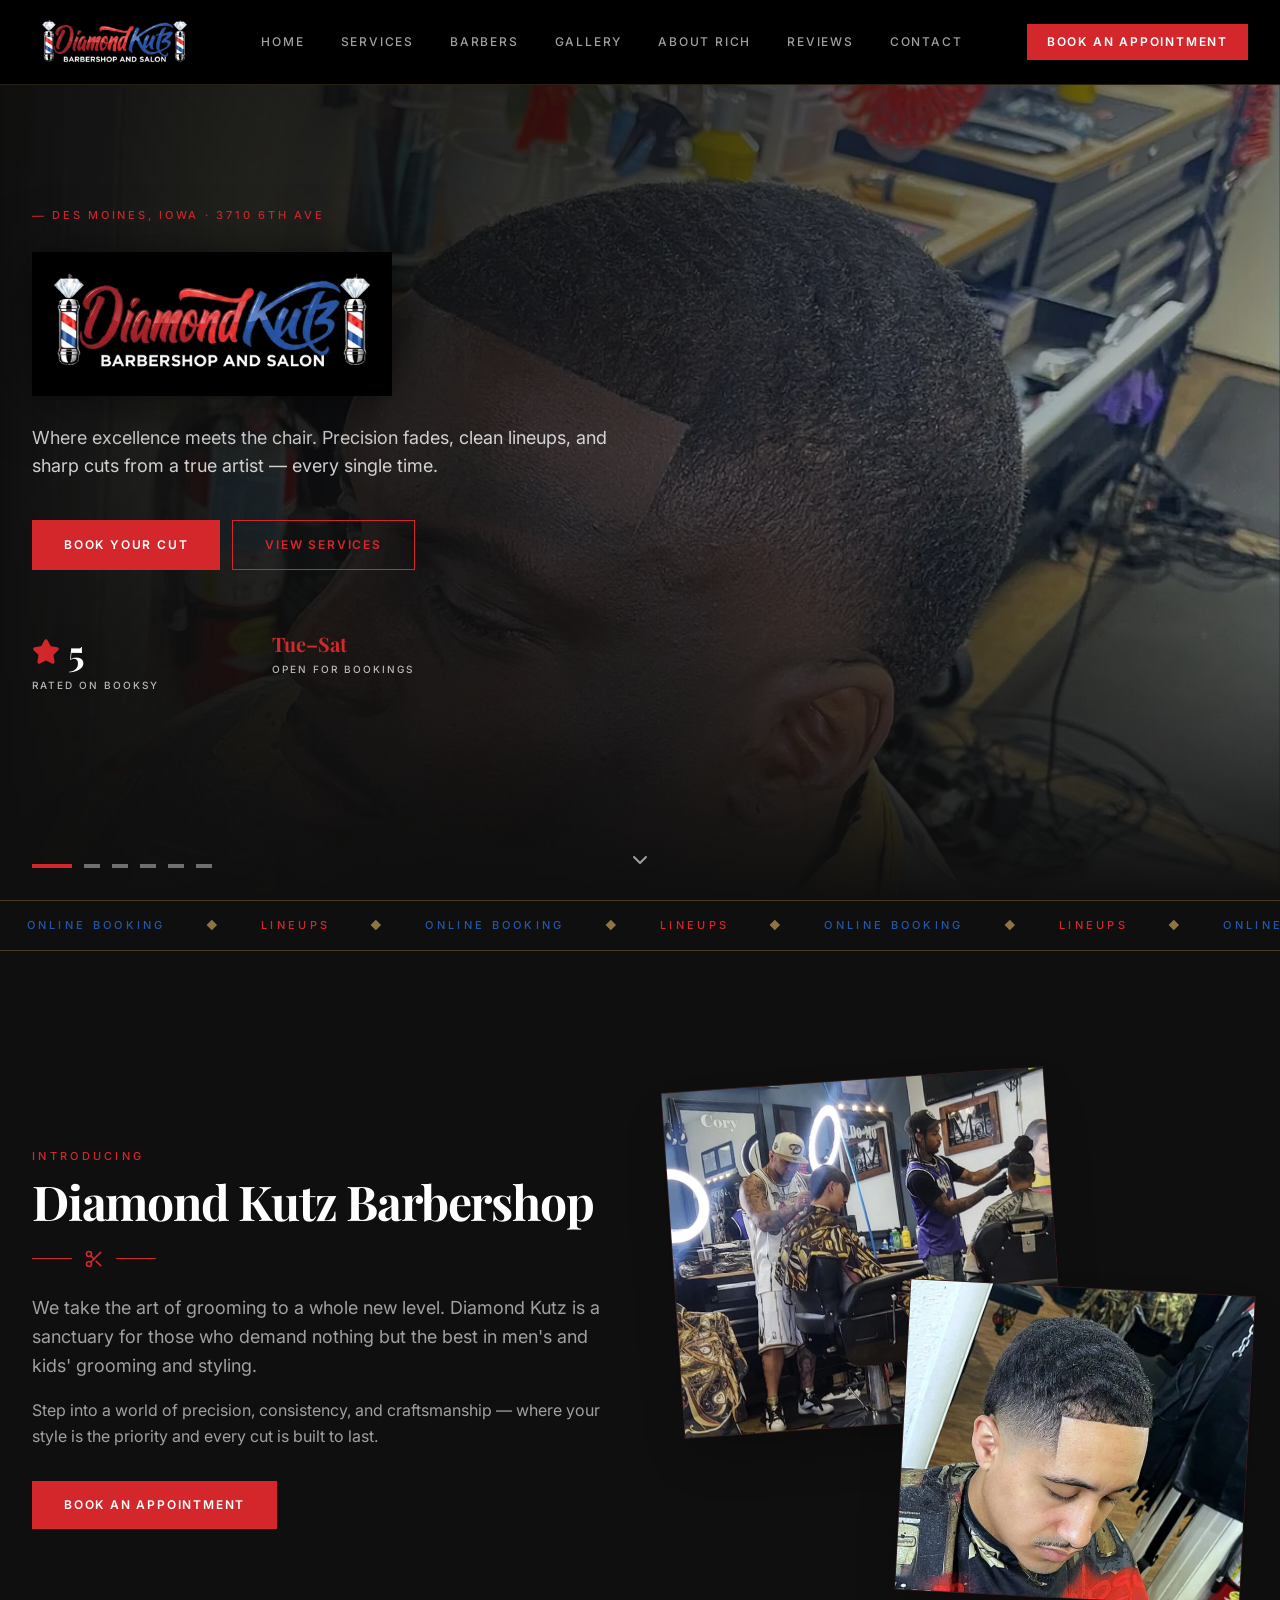
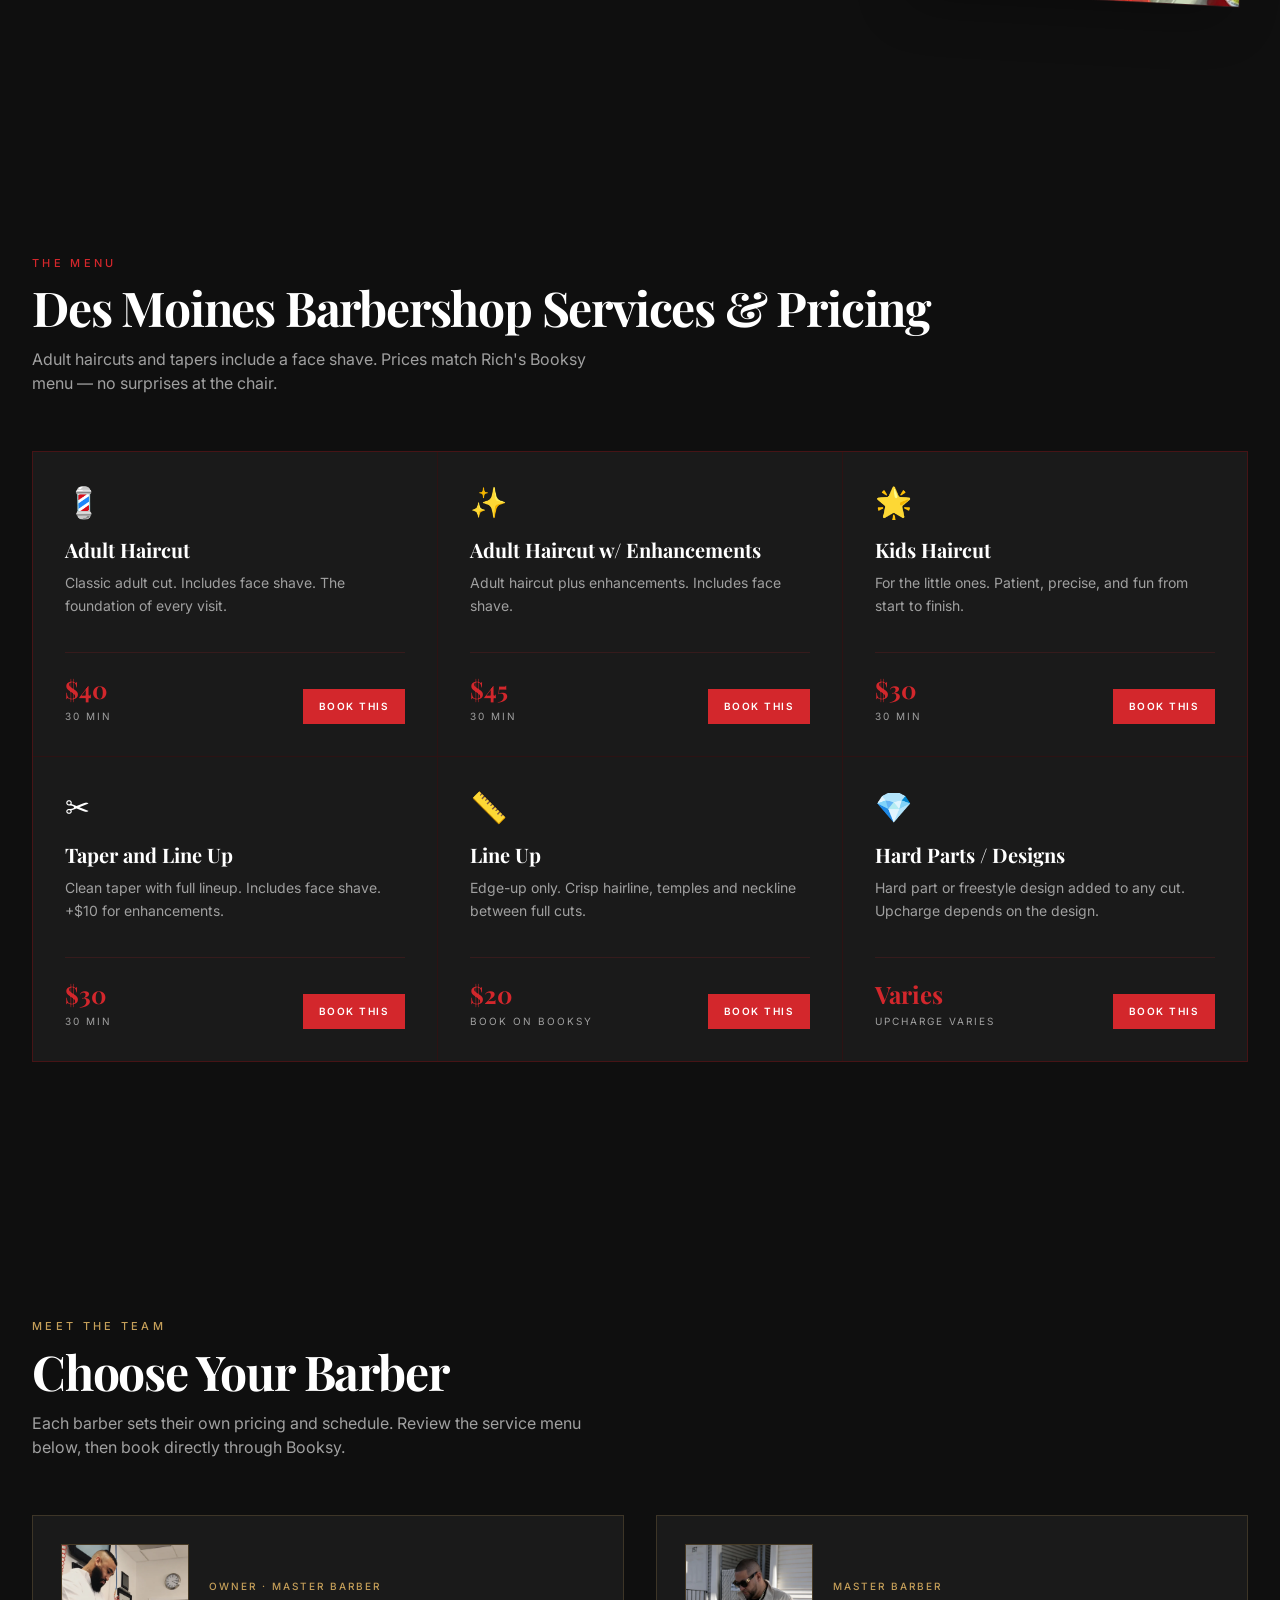
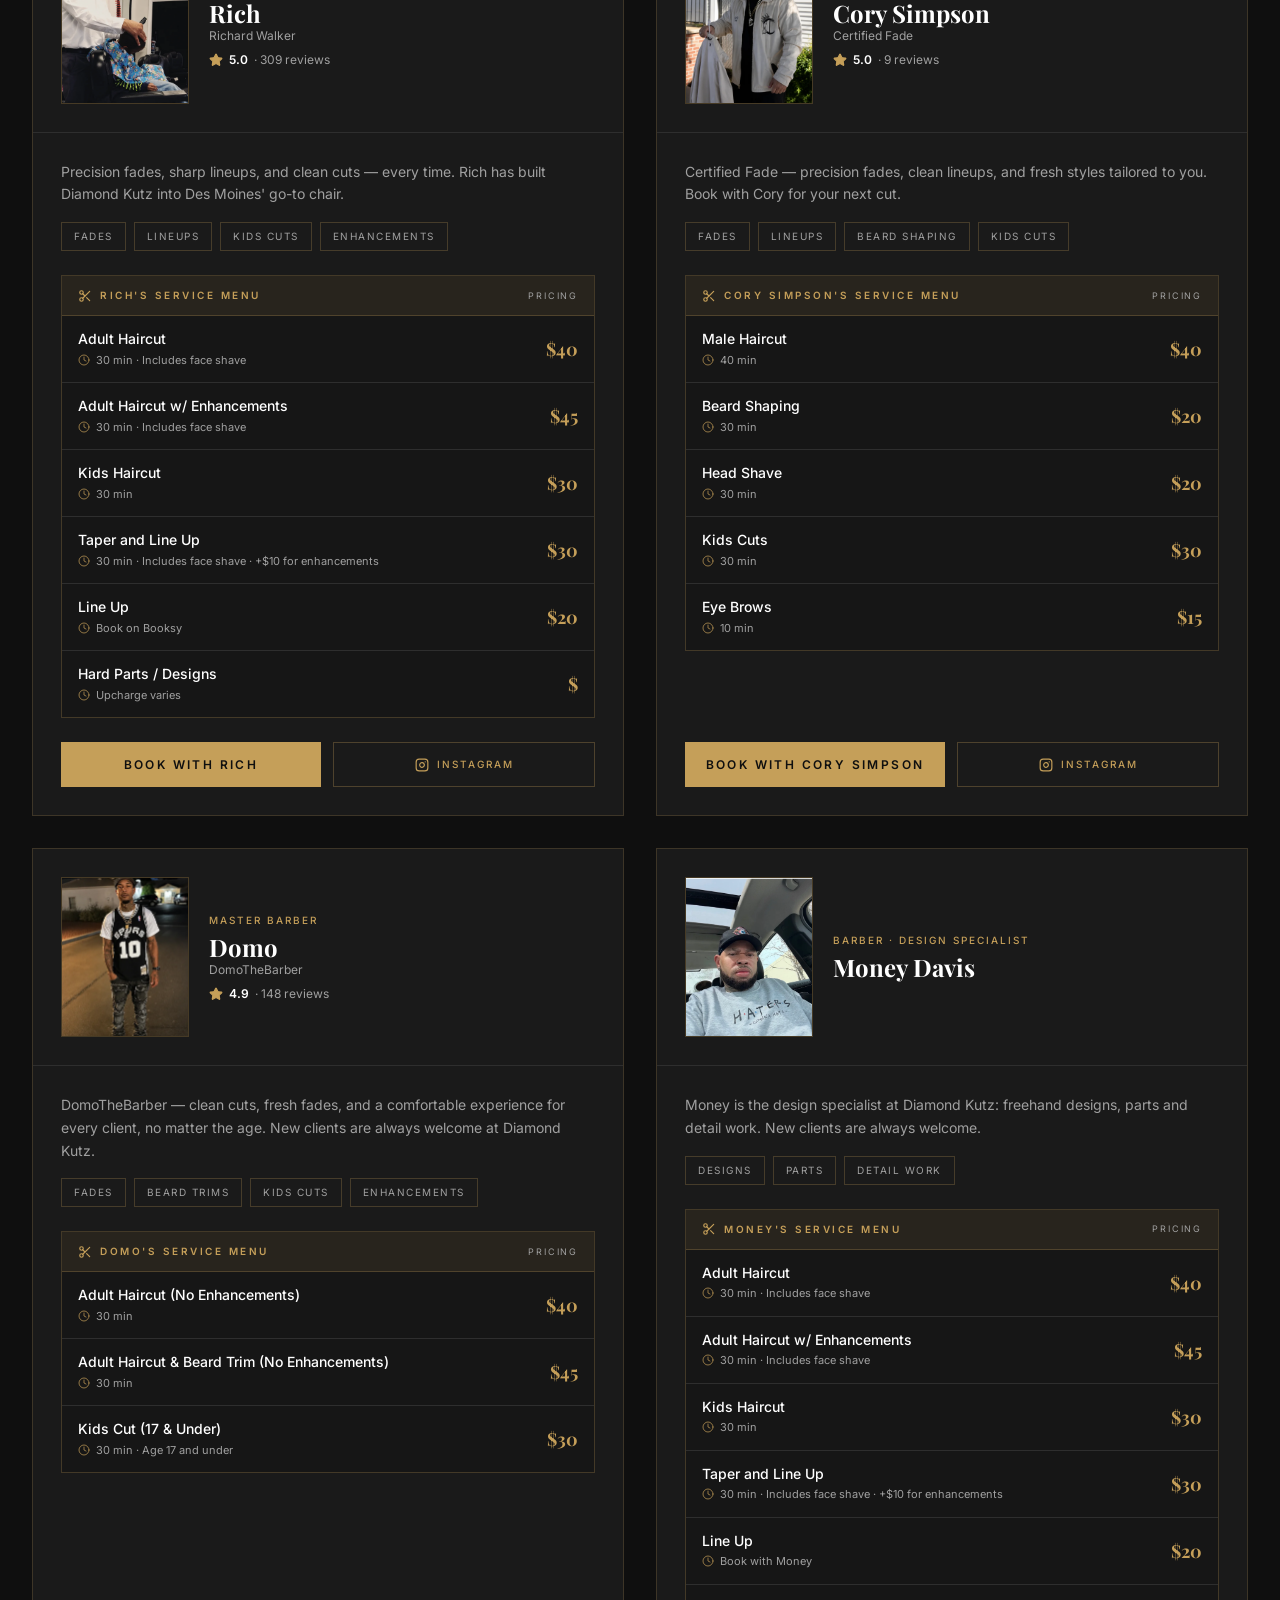
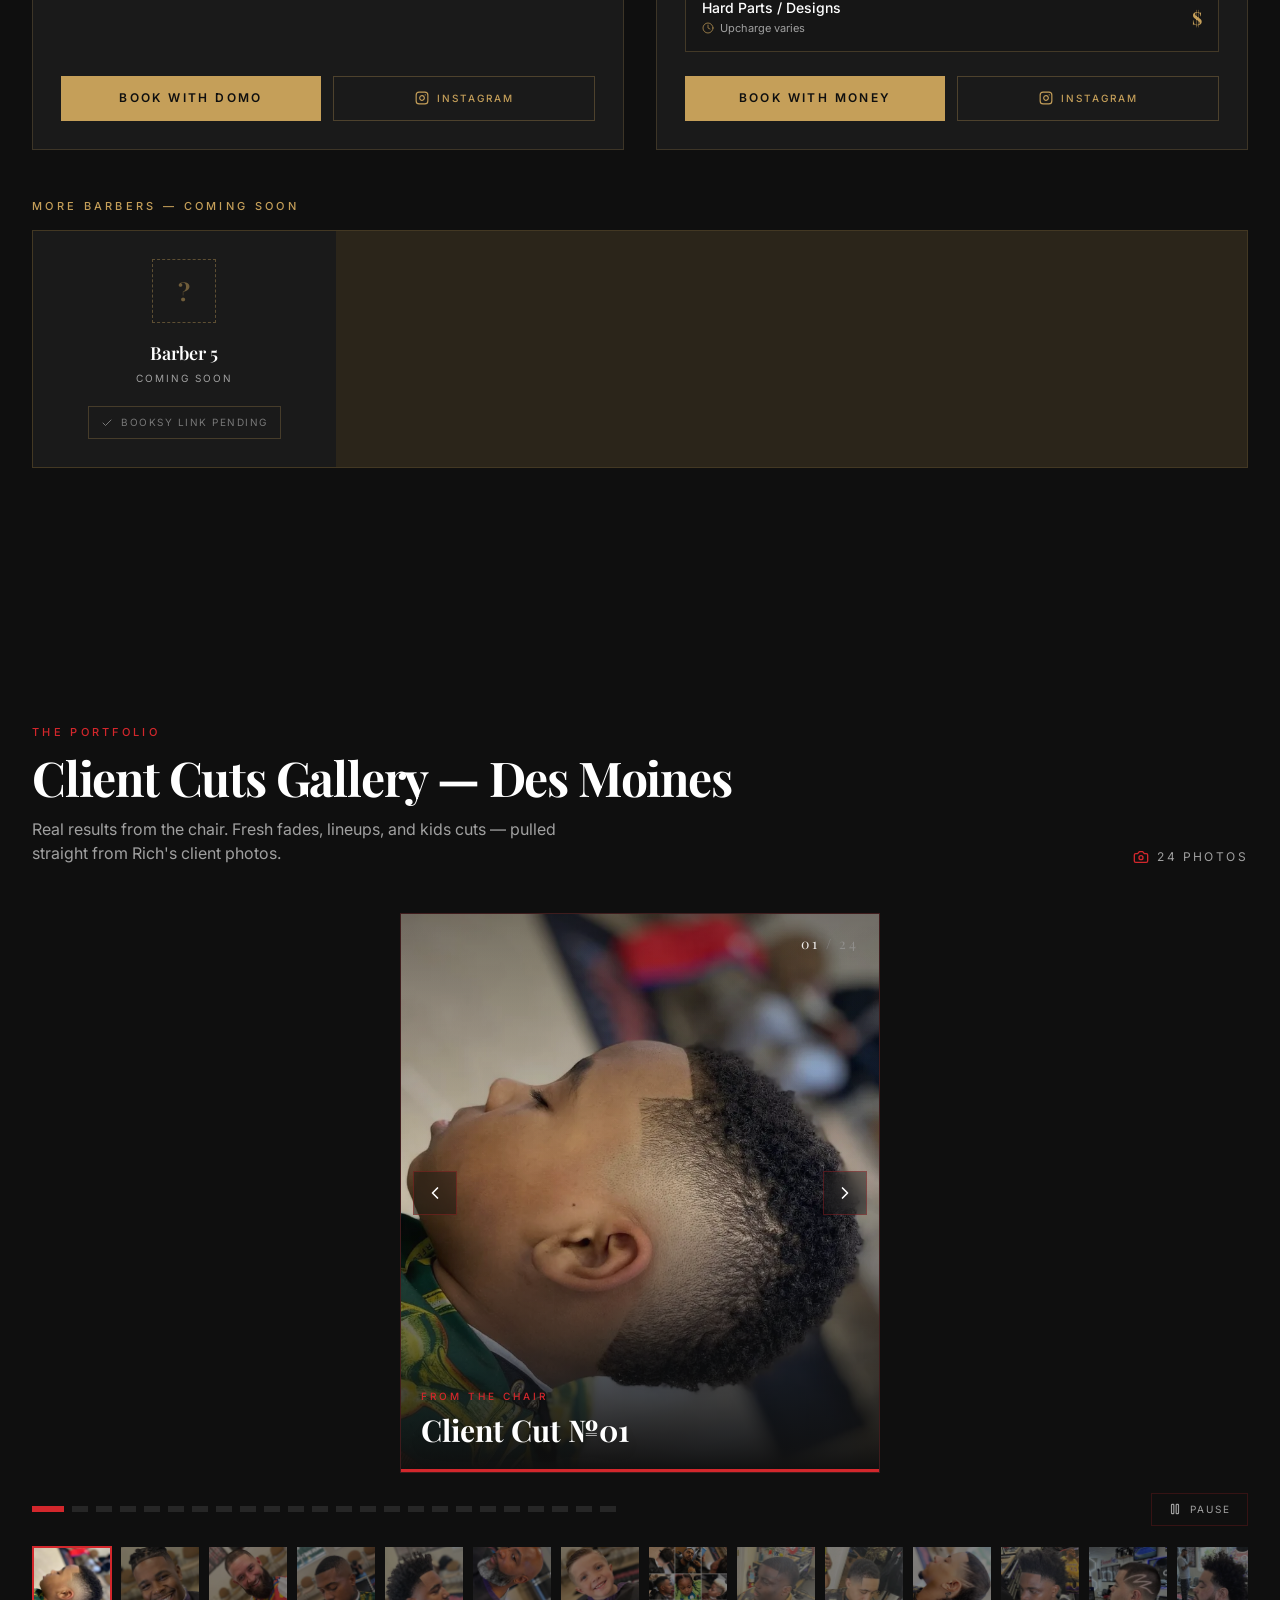
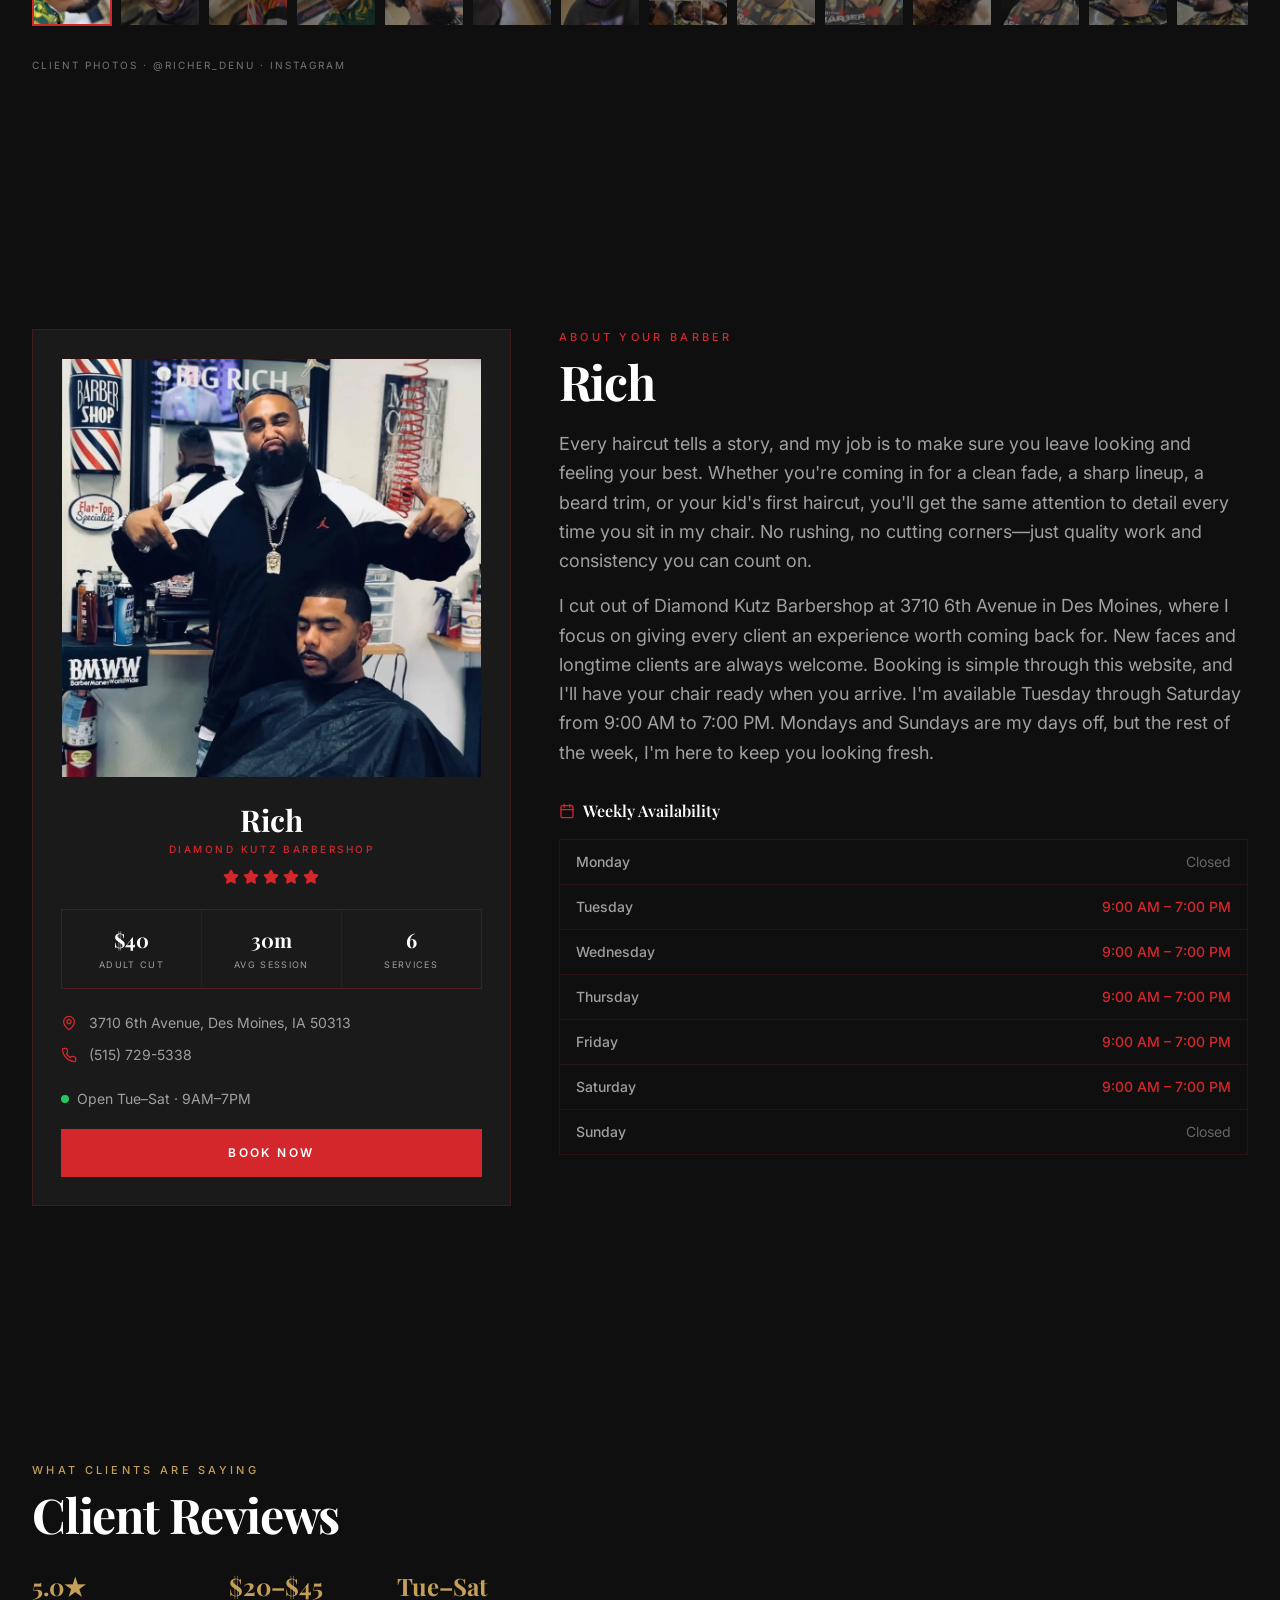
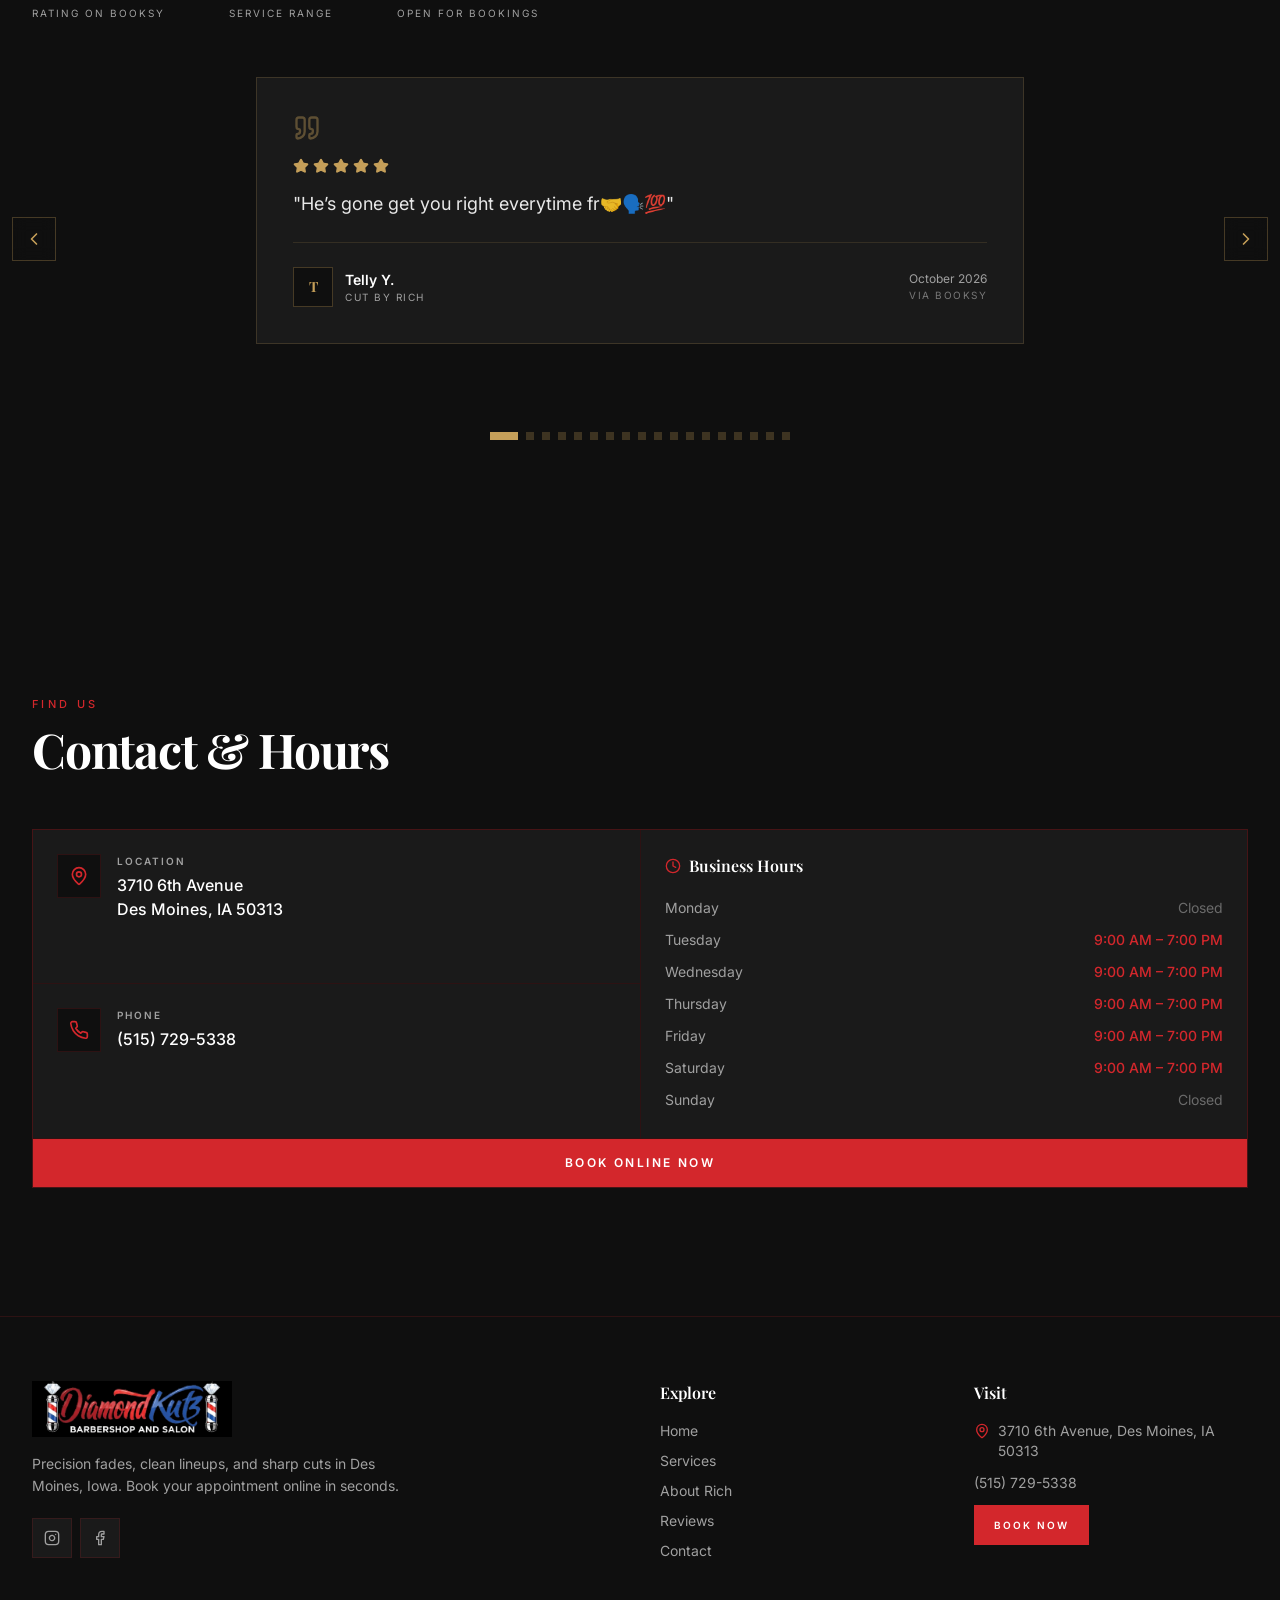
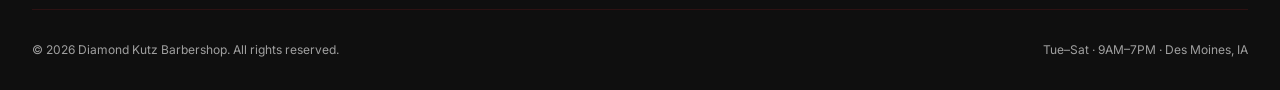
<file: index.html>
<!DOCTYPE html>
<html lang="en">
<head>
<meta charset="utf-8">
<meta name="viewport" content="width=device-width, initial-scale=1.0">
<title>Diamond Kutz Barbershop | Barber Shop in Des Moines, IA</title>
<meta name="description" content="Barber shop in Des Moines, IA at 3710 6th Ave. Book online with Rich, Cory, Domo or Money: fades, tapers, lineups, kids cuts and designs.">
<meta name="keywords" content="barbershop Des Moines, barber Des Moines, barber near me, Diamond Kutz, Diamond Kutz Barbershop, fades Des Moines, tapers, lineups, kids haircut Des Moines, Booksy barber Iowa">
<meta name="author" content="Diamond Kutz Barbershop">
<meta name="robots" content="index, follow">
<link rel="canonical" href="https://diamondkutzdsm.com/">
<link rel="icon" type="image/png" href="/favicon.png">
<link rel="apple-touch-icon" href="/apple-touch-icon.png">
<meta name="theme-color" content="#0f0f0f">
<meta property="og:type" content="business.business">
<meta property="og:site_name" content="Diamond Kutz Barbershop">
<meta property="og:title" content="Diamond Kutz Barbershop | Barber Shop in Des Moines, IA">
<meta property="og:description" content="Barber shop in Des Moines, IA at 3710 6th Ave. Book online with Rich, Cory, Domo or Money: fades, tapers, lineups, kids cuts and designs.">
<meta property="og:url" content="https://diamondkutzdsm.com/">
<meta property="og:image" content="https://diamondkutzdsm.com/img/img-4982.webp">
<meta property="og:image:width" content="900">
<meta property="og:image:height" content="900">
<meta property="og:locale" content="en_US">
<meta name="twitter:card" content="summary_large_image">
<meta name="twitter:title" content="Diamond Kutz Barbershop | Barber Shop in Des Moines, IA">
<meta name="twitter:description" content="Barber shop in Des Moines, IA at 3710 6th Ave. Book online with Rich, Cory, Domo or Money: fades, tapers, lineups, kids cuts and designs.">
<meta name="twitter:image" content="https://diamondkutzdsm.com/img/img-4982.webp">
<meta name="geo.region" content="US-IA">
<meta name="geo.placename" content="Des Moines">
<meta name="geo.position" content="41.6196;-93.6251">
<meta name="ICBM" content="41.6196, -93.6251">
<meta name="mobile-web-app-capable" content="yes">
<meta name="apple-mobile-web-app-status-bar-style" content="black">
<meta name="apple-mobile-web-app-title" content="Diamondkutz ">
<link rel="preconnect" href="https://fonts.googleapis.com">
<link rel="preconnect" href="https://fonts.gstatic.com" crossorigin>
<link rel="preload" as="image" href="/img/hero-domo-drop-fade-lineup-diamond-kutz.webp" imagesrcset="/img/hero-domo-drop-fade-lineup-diamond-kutz-800.webp 800w, /img/hero-domo-drop-fade-lineup-diamond-kutz.webp 1440w" imagesizes="100vw">
<link rel="stylesheet" href="/assets/site.css">
<link rel="stylesheet" href="/assets/extra.css?v=20261107">
<script type="application/ld+json">
{
  "@context": "https://schema.org",
  "@type": "BarberShop",
  "name": "Diamond Kutz Barbershop",
  "image": [
    "https://diamondkutzdsm.com/img/img-4982.webp",
    "https://diamondkutzdsm.com/img/hero-diamond-kutz-storefront-3710-6th-ave-des-moines.webp",
    "https://diamondkutzdsm.com/img/diamond-kutz-inside-shop-des-moines.webp"
  ],
  "description": "Diamond Kutz Barbershop in Des Moines, IA: adult haircuts, kids cuts, fades, tapers, lineups, enhancements and designs by Rich, Cory Simpson, Domo and Money Davis. Book online.",
  "@id": "https://diamondkutzdsm.com/#business",
  "url": "https://diamondkutzdsm.com/",
  "telephone": "+15157295338",
  "priceRange": "$$",
  "address": {
    "@type": "PostalAddress",
    "streetAddress": "3710 6th Avenue",
    "addressLocality": "Des Moines",
    "addressRegion": "IA",
    "postalCode": "50313",
    "addressCountry": "US"
  },
  "geo": {
    "@type": "GeoCoordinates",
    "latitude": 41.6196,
    "longitude": -93.6251
  },
  "openingHoursSpecification": [
    {
      "@type": "OpeningHoursSpecification",
      "dayOfWeek": [
        "Tuesday",
        "Wednesday",
        "Thursday",
        "Friday",
        "Saturday"
      ],
      "opens": "09:00",
      "closes": "19:00"
    }
  ],
  "sameAs": [
    "https://booksy.com/en-us/dl/show-business/621339",
    "https://booksy.com/en-us/dl/show-business/1293952",
    "https://booksy.com/en-us/627001_domothebarber_barber-shop_17558_des-moines",
    "https://www.instagram.com/richer_denu",
    "https://booksy.com/en-us/1899203_moneys-kutz_barber-shop_17558_des-moines"
  ],
  "alternateName": [
    "Diamond Kutz"
  ],
  "hasMap": "https://maps.google.com/?q=3710+6th+Avenue,+Des+Moines,+IA+50313",
  "areaServed": {
    "@type": "City",
    "name": "Des Moines"
  },
  "employee": [
    {
      "@type": "Person",
      "name": "Rich",
      "alternateName": "Richard Walker",
      "jobTitle": "Owner · Master Barber",
      "sameAs": [
        "https://www.instagram.com/richer_denu",
        "https://booksy.com/en-us/dl/show-business/621339"
      ]
    },
    {
      "@type": "Person",
      "name": "Cory Simpson",
      "jobTitle": "Master Barber",
      "sameAs": [
        "https://www.instagram.com/certified_fade",
        "https://booksy.com/en-us/dl/show-business/1293952"
      ]
    },
    {
      "@type": "Person",
      "name": "Domo",
      "jobTitle": "Master Barber",
      "sameAs": [
        "https://www.instagram.com/domfkn_inkd",
        "https://booksy.com/en-us/627001_domothebarber_barber-shop_17558_des-moines"
      ]
    },
    {
      "@type": "Person",
      "name": "Money Davis",
      "jobTitle": "Barber · Design Specialist",
      "url": "https://diamondkutzdsm.com/money/",
      "sameAs": [
        "https://www.instagram.com/mr.money7davis/",
        "https://booksy.com/en-us/1899203_moneys-kutz_barber-shop_17558_des-moines"
      ]
    }
  ],
  "potentialAction": {
    "@type": "ReserveAction",
    "target": "https://booksy.com/en-us/dl/show-business/621339",
    "name": "Book online"
  },
  "logo": "https://diamondkutzdsm.com/img/diamondkutz-logo-black-barbershop.webp",
  "currenciesAccepted": "USD",
  "hasOfferCatalog": {
    "@type": "OfferCatalog",
    "name": "Rich's service menu",
    "itemListElement": [
      {
        "@type": "Offer",
        "itemOffered": {
          "@type": "Service",
          "name": "Adult Haircut"
        },
        "price": "40",
        "priceCurrency": "USD"
      },
      {
        "@type": "Offer",
        "itemOffered": {
          "@type": "Service",
          "name": "Adult Haircut w/ Enhancements"
        },
        "price": "45",
        "priceCurrency": "USD"
      },
      {
        "@type": "Offer",
        "itemOffered": {
          "@type": "Service",
          "name": "Kids Haircut"
        },
        "price": "30",
        "priceCurrency": "USD"
      },
      {
        "@type": "Offer",
        "itemOffered": {
          "@type": "Service",
          "name": "Taper and Line Up"
        },
        "price": "30",
        "priceCurrency": "USD"
      },
      {
        "@type": "Offer",
        "itemOffered": {
          "@type": "Service",
          "name": "Line Up"
        },
        "price": "20",
        "priceCurrency": "USD"
      }
    ]
  }
}
</script>
<!-- Google Tag Manager -->
<script>(function(w,d,s,l,i){w[l]=w[l]||[];w[l].push({'gtm.start':
new Date().getTime(),event:'gtm.js'});var f=d.getElementsByTagName(s)[0],
j=d.createElement(s),dl=l!='dataLayer'?'&l='+l:'';j.async=true;j.src=
'https://www.googletagmanager.com/gtm.js?id='+i+dl;f.parentNode.insertBefore(j,f);
})(window,document,'script','dataLayer','GTM-NQJWMZGM');</script>
<!-- End Google Tag Manager -->
<script async src="https://www.googletagmanager.com/gtag/js?id=G-LQGSTEJTDZ"></script>
<script>window.dataLayer = window.dataLayer || [];window.gtag = function(){dataLayer.push(arguments);};gtag('js', new Date());gtag('config', 'G-LQGSTEJTDZ');</script>
<script src="/assets/site.js?v=20261104b" defer></script>
</head>
<body>
<!-- Google Tag Manager (noscript) -->
<noscript><iframe src="https://www.googletagmanager.com/ns.html?id=GTM-NQJWMZGM" height="0" width="0" style="display:none;visibility:hidden"></iframe></noscript>
<!-- End Google Tag Manager (noscript) -->
<div id="root"><div class="min-h-screen bg-background"><header data-header class="fixed top-0 left-0 right-0 z-50 transition-all duration-300 bg-black border-b border-gold/20 py-5"><div class="max-w-7xl mx-auto px-5 sm:px-8 flex items-center justify-between"><a href="#home" data-nav class="group"><div class="flex items-center justify-center overflow-hidden h-10 w-[150px] sm:h-11 sm:w-[165px]"><span class="inline-block relative w-full h-full"><img src="/img/diamondkutz-logo-black-barbershop.webp" loading="eager" class="w-full h-full inset-0 absolute object-cover" alt="Diamond Kutz Barbershop, Des Moines"></span></div></a><nav class="hidden md:flex items-center gap-1"><a href="#home" data-nav class="px-4 py-2 text-xs uppercase tracking-[0.15em] text-muted-foreground hover:text-primary transition-colors font-medium inline-flex items-center justify-center text-center">Home</a><a href="#services" data-nav class="px-4 py-2 text-xs uppercase tracking-[0.15em] text-muted-foreground hover:text-primary transition-colors font-medium inline-flex items-center justify-center text-center">Services</a><a href="#barbers" data-nav class="px-4 py-2 text-xs uppercase tracking-[0.15em] text-muted-foreground hover:text-primary transition-colors font-medium inline-flex items-center justify-center text-center">Barbers</a><a href="#gallery" data-nav class="px-4 py-2 text-xs uppercase tracking-[0.15em] text-muted-foreground hover:text-primary transition-colors font-medium inline-flex items-center justify-center text-center">Gallery</a><a href="#about" data-nav class="px-4 py-2 text-xs uppercase tracking-[0.15em] text-muted-foreground hover:text-primary transition-colors font-medium inline-flex items-center justify-center text-center">About Rich</a><a href="#reviews" data-nav class="px-4 py-2 text-xs uppercase tracking-[0.15em] text-muted-foreground hover:text-primary transition-colors font-medium inline-flex items-center justify-center text-center">Reviews</a><a href="#contact" data-nav class="px-4 py-2 text-xs uppercase tracking-[0.15em] text-muted-foreground hover:text-primary transition-colors font-medium inline-flex items-center justify-center text-center">Contact</a></nav><div class="flex items-center gap-3"><a href="https://booksy.com/en-us/dl/show-business/621339" target="_blank" rel="noopener noreferrer" class="hidden sm:inline-flex items-center gap-2 px-5 py-2.5 bg-primary hover:brightness-110 text-primary-foreground font-semibold text-xs uppercase tracking-[0.15em] transition-all">Book an Appointment</a><button data-menu-toggle aria-label="Open menu" aria-expanded="false" class="md:hidden w-10 h-10 flex items-center justify-center text-foreground"><svg xmlns="http://www.w3.org/2000/svg" width="24" height="24" viewBox="0 0 24 24" fill="none" stroke="currentColor" stroke-width="2" stroke-linecap="round" stroke-linejoin="round" class="lucide lucide-menu w-5 h-5"><line x1="4" x2="20" y1="12" y2="12"></line><line x1="4" x2="20" y1="6" y2="6"></line><line x1="4" x2="20" y1="18" y2="18"></line></svg></button></div></div></header><main><section id="home" class="relative min-h-screen flex flex-col items-stretch md:flex-row md:items-center overflow-hidden bg-background"><div class="relative w-full aspect-[4/5] sm:aspect-[4/3] order-2 md:order-none md:absolute md:inset-0 md:aspect-auto bg-background overflow-hidden" data-hero><div aria-hidden="false" class="absolute inset-0 transition-opacity duration-700 ease-out will-change-[opacity] opacity-100" data-hero-slide="0"><img src="/img/hero-domo-drop-fade-lineup-diamond-kutz.webp" srcset="/img/hero-domo-drop-fade-lineup-diamond-kutz-800.webp 800w, /img/hero-domo-drop-fade-lineup-diamond-kutz.webp 1440w" sizes="100vw" alt="Drop fade with a sharp lineup by Domo at Diamond Kutz Barbershop, Des Moines" loading="eager" fetchpriority="high" decoding="async" class="block w-full h-full object-cover object-[50%_45%] sm:object-[50%_12%]"></div><div aria-hidden="true" class="absolute inset-0 transition-opacity duration-700 ease-out will-change-[opacity] opacity-0" data-hero-slide="1"><img src="/img/hero-domo-sponge-curl-taper-diamond-kutz.webp" srcset="/img/hero-domo-sponge-curl-taper-diamond-kutz-800.webp 800w, /img/hero-domo-sponge-curl-taper-diamond-kutz.webp 1440w" sizes="100vw" alt="Sponge-curl top with a clean taper by Domo at Diamond Kutz Barbershop" loading="eager" decoding="async" class="block w-full h-full object-cover object-[50%_40%] sm:object-[50%_10%]"></div><div aria-hidden="true" class="absolute inset-0 transition-opacity duration-700 ease-out will-change-[opacity] opacity-0" data-hero-slide="2"><img src="/img/hero-domo-taper-side-profile-diamond-kutz.webp" srcset="/img/hero-domo-taper-side-profile-diamond-kutz-800.webp 800w, /img/hero-domo-taper-side-profile-diamond-kutz.webp 1440w" sizes="100vw" alt="Clean taper, side profile, by Domo at Diamond Kutz Barbershop" loading="eager" decoding="async" class="block w-full h-full object-cover object-[50%_40%] sm:object-[50%_15%]"></div><div aria-hidden="true" class="absolute inset-0 transition-opacity duration-700 ease-out will-change-[opacity] opacity-0" data-hero-slide="3"><img src="/img/hero-diamond-kutz-storefront-3710-6th-ave-des-moines.webp" srcset="/img/hero-diamond-kutz-storefront-3710-6th-ave-des-moines-800.webp 800w, /img/hero-diamond-kutz-storefront-3710-6th-ave-des-moines.webp 1440w" sizes="100vw" alt="Diamond Kutz Barbershop at 3710 6th Ave, Des Moines — a client in the chair under the shop sign" loading="eager" decoding="async" class="block w-full h-full object-cover object-[80%_50%] sm:object-[50%_45%]"></div><div aria-hidden="true" class="absolute inset-0 transition-opacity duration-700 ease-out will-change-[opacity] opacity-0" data-hero-slide="4"><img src="/img/hero-diamond-kutz-barbers-at-work-des-moines.webp" srcset="/img/hero-diamond-kutz-barbers-at-work-des-moines-800.webp 800w, /img/hero-diamond-kutz-barbers-at-work-des-moines.webp 1440w" sizes="100vw" alt="The Diamond Kutz barbers at work inside the shop in Des Moines" loading="eager" decoding="async" class="block w-full h-full object-cover object-[70%_50%] sm:object-[50%_40%]"></div><div aria-hidden="true" class="absolute inset-0 transition-opacity duration-700 ease-out will-change-[opacity] opacity-0" data-hero-slide="5"><img src="/img/hero-burst-fade-mullet-beard-diamond-kutz.webp" srcset="/img/hero-burst-fade-mullet-beard-diamond-kutz-800.webp 800w, /img/hero-burst-fade-mullet-beard-diamond-kutz.webp 1440w" sizes="100vw" alt="Burst fade mullet with a full beard at Diamond Kutz Barbershop" loading="eager" decoding="async" class="block w-full h-full object-cover object-[55%_40%] sm:object-[50%_35%]"></div><div class="absolute bottom-4 md:bottom-8 left-5 sm:left-8 z-20 flex items-center gap-3"><button aria-label="View slide 1" class="h-1 transition-all duration-300 w-10 bg-primary" data-hero-dot="0"></button><button aria-label="View slide 2" class="h-1 transition-all duration-300 w-4 bg-white/40 hover:bg-white/70" data-hero-dot="1"></button><button aria-label="View slide 3" class="h-1 transition-all duration-300 w-4 bg-white/40 hover:bg-white/70" data-hero-dot="2"></button><button aria-label="View slide 4" class="h-1 transition-all duration-300 w-4 bg-white/40 hover:bg-white/70" data-hero-dot="3"></button><button aria-label="View slide 5" class="h-1 transition-all duration-300 w-4 bg-white/40 hover:bg-white/70" data-hero-dot="4"></button><button aria-label="View slide 6" class="h-1 transition-all duration-300 w-4 bg-white/40 hover:bg-white/70" data-hero-dot="5"></button></div></div><div class="hidden md:block absolute inset-0 bg-gradient-to-r from-background via-background/70 to-background/10"></div><div class="hidden md:block absolute inset-0 bg-gradient-to-t from-background via-transparent to-background/50"></div><div class="relative z-10 max-w-7xl mx-auto px-5 sm:px-8 w-full pt-28 pb-10 md:pb-28 order-1 md:order-none"><div class="max-w-2xl"><div class="flex items-center gap-2 mb-7 animate-[fadeIn_0.6s_ease-out]"><span class="text-primary text-xs">—</span><span class="text-primary text-[11px] uppercase tracking-[0.25em] font-medium">Des Moines, Iowa · 3710 6th Ave</span></div><div class="drop-shadow-[0_4px_30px_rgba(0,0,0,0.6)]"><div class="flex items-center justify-center overflow-hidden h-28 w-[280px] sm:h-36 sm:w-[360px]"><span class="inline-block relative w-full h-full"><img src="/img/diamondkutz-logo-black-barbershop.webp" loading="eager" class="w-full h-full inset-0 absolute object-cover" alt="Diamond Kutz Barbershop, Des Moines"></span></div><h1 class="sr-only">Diamond Kutz Barbershop in Des Moines, Iowa</h1></div><p class="mt-7 text-base sm:text-lg text-foreground/80 max-w-xl leading-relaxed">Where excellence meets the chair. Precision fades, clean lineups, and sharp cuts from a true artist — every single time.</p><div class="mt-10 flex flex-col sm:flex-row gap-3"><a href="https://booksy.com/en-us/dl/show-business/621339" target="_blank" rel="noopener noreferrer" class="inline-flex items-center justify-center gap-2 px-8 py-4 bg-primary hover:brightness-110 text-primary-foreground font-semibold text-xs uppercase tracking-[0.15em] transition-all">Book Your Cut</a><a href="#services" data-nav class="inline-flex items-center justify-center px-8 py-4 border border-primary text-primary font-semibold text-xs uppercase tracking-[0.15em] transition-all hover:bg-primary/10">View Services</a></div><div class="mt-10 md:mt-16 grid grid-cols-2 gap-8 max-w-md"><div><div class="flex items-center gap-2"><svg xmlns="http://www.w3.org/2000/svg" width="24" height="24" viewBox="0 0 24 24" fill="none" stroke="currentColor" stroke-width="2" stroke-linecap="round" stroke-linejoin="round" class="lucide lucide-star w-7 h-7 text-primary fill-primary"><path d="M11.525 2.295a.53.53 0 0 1 .95 0l2.31 4.679a2.123 2.123 0 0 0 1.595 1.16l5.166.756a.53.53 0 0 1 .294.904l-3.736 3.638a2.123 2.123 0 0 0-.611 1.878l.882 5.14a.53.53 0 0 1-.771.56l-4.618-2.428a2.122 2.122 0 0 0-1.973 0L6.396 21.01a.53.53 0 0 1-.77-.56l.881-5.139a2.122 2.122 0 0 0-.611-1.879L2.16 9.795a.53.53 0 0 1 .294-.906l5.165-.755a2.122 2.122 0 0 0 1.597-1.16z"></path></svg><span class="font-heading text-foreground text-4xl font-bold leading-none drop-shadow-[0_2px_12px_rgba(0,0,0,0.6)]">5</span></div><div class="mt-2 text-[10px] uppercase tracking-[0.2em] text-foreground/70 font-medium">Rated on Booksy</div></div><div><div class="font-heading text-primary text-xl font-bold leading-none">Tue–Sat</div><div class="mt-2 text-[10px] uppercase tracking-[0.2em] text-foreground/70 font-medium">Open for Bookings</div></div></div></div></div><a href="#services" data-nav aria-label="Scroll to services" class="hidden md:block absolute bottom-7 left-1/2 -translate-x-1/2 z-10 text-foreground/60 hover:text-primary transition-colors"><svg xmlns="http://www.w3.org/2000/svg" width="24" height="24" viewBox="0 0 24 24" fill="none" stroke="currentColor" stroke-width="2" stroke-linecap="round" stroke-linejoin="round" class="lucide lucide-chevron-down w-6 h-6 animate-bounce"><path d="m6 9 6 6 6-6"></path></svg></a></section><div class="border-y border-gold/30 bg-background py-4 overflow-hidden"><div class="flex gap-10 animate-[marquee_28s_linear_infinite] whitespace-nowrap justify-center"><div class="flex gap-10 items-center text-[11px] uppercase tracking-[0.3em] font-medium"><span class="text-primary">Lineups</span><span class="text-gold/70">◆</span><span class="text-accent">Online Booking</span><span class="text-gold/70">◆</span></div><div class="flex gap-10 items-center text-[11px] uppercase tracking-[0.3em] font-medium"><span class="text-primary">Lineups</span><span class="text-gold/70">◆</span><span class="text-accent">Online Booking</span><span class="text-gold/70">◆</span></div><div class="flex gap-10 items-center text-[11px] uppercase tracking-[0.3em] font-medium"><span class="text-primary">Lineups</span><span class="text-gold/70">◆</span><span class="text-accent">Online Booking</span><span class="text-gold/70">◆</span></div><div class="flex gap-10 items-center text-[11px] uppercase tracking-[0.3em] font-medium"><span class="text-primary">Lineups</span><span class="text-gold/70">◆</span><span class="text-accent">Online Booking</span><span class="text-gold/70">◆</span></div><div class="flex gap-10 items-center text-[11px] uppercase tracking-[0.3em] font-medium"><span class="text-primary">Lineups</span><span class="text-gold/70">◆</span><span class="text-accent">Online Booking</span><span class="text-gold/70">◆</span></div><div class="flex gap-10 items-center text-[11px] uppercase tracking-[0.3em] font-medium"><span class="text-primary">Lineups</span><span class="text-gold/70">◆</span><span class="text-accent">Online Booking</span><span class="text-gold/70">◆</span></div></div></div><section class="relative bg-background py-24 sm:py-32 overflow-hidden"><div class="max-w-7xl mx-auto px-5 sm:px-8"><div class="grid lg:grid-cols-2 gap-16 items-center"><div><div class="text-primary text-[11px] uppercase tracking-[0.3em] font-medium mb-3">Introducing</div><h2 class="font-heading text-4xl sm:text-5xl font-bold text-foreground tracking-tight mb-6">Diamond Kutz Barbershop</h2><div class="flex items-center gap-3 mb-6"><span class="h-px w-10 bg-primary"></span><svg xmlns="http://www.w3.org/2000/svg" width="24" height="24" viewBox="0 0 24 24" fill="none" stroke="currentColor" stroke-width="2" stroke-linecap="round" stroke-linejoin="round" class="lucide lucide-scissors w-5 h-5 text-primary"><circle cx="6" cy="6" r="3"></circle><path d="M8.12 8.12 12 12"></path><path d="M20 4 8.12 15.88"></path><circle cx="6" cy="18" r="3"></circle><path d="M14.8 14.8 20 20"></path></svg><span class="h-px w-10 bg-primary"></span></div><p class="text-muted-foreground text-lg leading-relaxed mb-4">We take the art of grooming to a whole new level. Diamond Kutz is a sanctuary for those who demand nothing but the best in men's and kids' grooming and styling.</p><p class="text-muted-foreground leading-relaxed mb-8">Step into a world of precision, consistency, and craftsmanship — where your style is the priority and every cut is built to last.</p><a href="https://booksy.com/en-us/dl/show-business/621339" target="_blank" rel="noopener noreferrer" class="inline-flex items-center px-8 py-4 bg-primary hover:brightness-110 text-primary-foreground font-semibold text-xs uppercase tracking-[0.15em] transition-all">Book an Appointment</a></div><div class="relative h-[420px] sm:h-[520px]"><img src="/img/diamond-kutz-inside-shop-des-moines.webp" alt="Premium barbershop interior at Diamond Kutz in Des Moines" loading="eager" decoding="async" class="absolute top-0 left-0 w-2/3 h-2/3 block object-cover object-center bg-card -rotate-[4deg] shadow-2xl border border-primary/15"><img src="/img/domo-low-taper-lineup-diamond-kutz-v2.webp" alt="Low taper with a clean lineup by Domo at Diamond Kutz Barbershop" loading="eager" decoding="async" class="absolute bottom-0 right-0 w-3/5 h-3/5 block object-cover object-[50%_35%] bg-card rotate-[3deg] shadow-2xl border border-primary/15 z-10"></div></div></div></section><section id="services" class="relative py-24 sm:py-32 bg-background"><div class="max-w-7xl mx-auto px-5 sm:px-8"><div class="mb-14"><div class="text-primary text-[11px] uppercase tracking-[0.3em] font-medium mb-3">The Menu</div><h2 class="font-heading text-4xl sm:text-5xl font-bold text-foreground tracking-tight">Des Moines Barbershop Services &amp; Pricing</h2><p class="mt-4 text-muted-foreground max-w-xl">Adult haircuts and tapers include a face shave. Prices match Rich's Booksy menu — no surprises at the chair.</p></div><div class="grid sm:grid-cols-2 lg:grid-cols-3 gap-px bg-primary/15 border border-primary/15"><div class="group bg-card p-8 transition-colors hover:bg-secondary"><div class="flex items-start justify-between mb-4"><span class="text-3xl">💈</span></div><h3 class="text-foreground font-heading font-bold text-xl mb-2">Adult Haircut</h3><p class="text-muted-foreground text-sm leading-relaxed mb-6 min-h-[56px]">Classic adult cut. Includes face shave. The foundation of every visit.</p><div class="flex items-end justify-between pt-5 border-t border-primary/15"><div><div class="text-2xl font-bold text-primary font-heading">$40</div><div class="text-[10px] uppercase tracking-[0.2em] text-muted-foreground mt-1">30 min</div></div><a href="https://booksy.com/en-us/dl/show-business/621339" target="_blank" rel="noopener noreferrer" class="px-4 py-2.5 bg-primary hover:brightness-110 text-primary-foreground text-[10px] uppercase tracking-[0.15em] font-semibold transition-all inline-flex items-center justify-center text-center">Book This</a></div></div><div class="group bg-card p-8 transition-colors hover:bg-secondary"><div class="flex items-start justify-between mb-4"><span class="text-3xl">✨</span></div><h3 class="text-foreground font-heading font-bold text-xl mb-2">Adult Haircut w/ Enhancements</h3><p class="text-muted-foreground text-sm leading-relaxed mb-6 min-h-[56px]">Adult haircut plus enhancements. Includes face shave.</p><div class="flex items-end justify-between pt-5 border-t border-primary/15"><div><div class="text-2xl font-bold text-primary font-heading">$45</div><div class="text-[10px] uppercase tracking-[0.2em] text-muted-foreground mt-1">30 min</div></div><a href="https://booksy.com/en-us/dl/show-business/621339" target="_blank" rel="noopener noreferrer" class="px-4 py-2.5 bg-primary hover:brightness-110 text-primary-foreground text-[10px] uppercase tracking-[0.15em] font-semibold transition-all inline-flex items-center justify-center text-center">Book This</a></div></div><div class="group bg-card p-8 transition-colors hover:bg-secondary"><div class="flex items-start justify-between mb-4"><span class="text-3xl">🌟</span></div><h3 class="text-foreground font-heading font-bold text-xl mb-2">Kids Haircut</h3><p class="text-muted-foreground text-sm leading-relaxed mb-6 min-h-[56px]">For the little ones. Patient, precise, and fun from start to finish.</p><div class="flex items-end justify-between pt-5 border-t border-primary/15"><div><div class="text-2xl font-bold text-primary font-heading">$30</div><div class="text-[10px] uppercase tracking-[0.2em] text-muted-foreground mt-1">30 min</div></div><a href="https://booksy.com/en-us/dl/show-business/621339" target="_blank" rel="noopener noreferrer" class="px-4 py-2.5 bg-primary hover:brightness-110 text-primary-foreground text-[10px] uppercase tracking-[0.15em] font-semibold transition-all inline-flex items-center justify-center text-center">Book This</a></div></div><div class="group bg-card p-8 transition-colors hover:bg-secondary"><div class="flex items-start justify-between mb-4"><span class="text-3xl">✂️</span></div><h3 class="text-foreground font-heading font-bold text-xl mb-2">Taper and Line Up</h3><p class="text-muted-foreground text-sm leading-relaxed mb-6 min-h-[56px]">Clean taper with full lineup. Includes face shave. +$10 for enhancements.</p><div class="flex items-end justify-between pt-5 border-t border-primary/15"><div><div class="text-2xl font-bold text-primary font-heading">$30</div><div class="text-[10px] uppercase tracking-[0.2em] text-muted-foreground mt-1">30 min</div></div><a href="https://booksy.com/en-us/dl/show-business/621339" target="_blank" rel="noopener noreferrer" class="px-4 py-2.5 bg-primary hover:brightness-110 text-primary-foreground text-[10px] uppercase tracking-[0.15em] font-semibold transition-all inline-flex items-center justify-center text-center">Book This</a></div></div><div class="group bg-card p-8 transition-colors hover:bg-secondary"><div class="flex items-start justify-between mb-4"><span class="text-3xl">📏</span></div><h3 class="text-foreground font-heading font-bold text-xl mb-2">Line Up</h3><p class="text-muted-foreground text-sm leading-relaxed mb-6 min-h-[56px]">Edge-up only. Crisp hairline, temples and neckline between full cuts.</p><div class="flex items-end justify-between pt-5 border-t border-primary/15"><div><div class="text-2xl font-bold text-primary font-heading">$20</div><div class="text-[10px] uppercase tracking-[0.2em] text-muted-foreground mt-1">Book on Booksy</div></div><a href="https://booksy.com/en-us/dl/show-business/621339" target="_blank" rel="noopener noreferrer" class="px-4 py-2.5 bg-primary hover:brightness-110 text-primary-foreground text-[10px] uppercase tracking-[0.15em] font-semibold transition-all inline-flex items-center justify-center text-center">Book This</a></div></div><div class="group bg-card p-8 transition-colors hover:bg-secondary"><div class="flex items-start justify-between mb-4"><span class="text-3xl">💎</span></div><h3 class="text-foreground font-heading font-bold text-xl mb-2">Hard Parts / Designs</h3><p class="text-muted-foreground text-sm leading-relaxed mb-6 min-h-[56px]">Hard part or freestyle design added to any cut. Upcharge depends on the design.</p><div class="flex items-end justify-between pt-5 border-t border-primary/15"><div><div class="text-2xl font-bold text-primary font-heading">Varies</div><div class="text-[10px] uppercase tracking-[0.2em] text-muted-foreground mt-1">Upcharge varies</div></div><a href="https://booksy.com/en-us/dl/show-business/621339" target="_blank" rel="noopener noreferrer" class="px-4 py-2.5 bg-primary hover:brightness-110 text-primary-foreground text-[10px] uppercase tracking-[0.15em] font-semibold transition-all inline-flex items-center justify-center text-center">Book This</a></div></div></div></div></section><section id="barbers" class="relative py-24 sm:py-32 bg-background"><div class="max-w-7xl mx-auto px-5 sm:px-8"><div class="mb-14"><div class="text-gold text-[11px] uppercase tracking-[0.3em] font-medium mb-3">Meet the Team</div><h2 class="font-heading text-4xl sm:text-5xl font-bold text-foreground tracking-tight">Choose Your Barber</h2><p class="mt-4 text-muted-foreground max-w-xl">Each barber sets their own pricing and schedule. Review the service menu below, then book directly through Booksy.</p></div><div class="grid lg:grid-cols-2 gap-8"><div class="bg-card border border-gold/20 flex flex-col"><div class="p-6 sm:p-7 flex items-center gap-5 border-b border-border"><button data-lightbox="/img/91513c15-b816-43aa-9afa-d3c326aeceb6.webp" data-lb-name="Rich" data-lb-sub="Richard Walker" aria-label="View photo of Rich" class="w-28 h-36 sm:w-32 sm:h-40 flex-shrink-0 bg-background border border-gold/30 overflow-hidden flex items-center justify-center group relative disabled:cursor-default"><span class="inline-block relative w-full h-full"><img src="/img/91513c15-b816-43aa-9afa-d3c326aeceb6.webp" loading="lazy" class="w-full h-full inset-0 absolute object-cover" alt="Rich — Owner · Master Barber at Diamond Kutz Barbershop Des Moines" style="object-position:50% 30%"></span><span class="absolute inset-0 bg-black/0 group-hover:bg-black/30 transition-colors flex items-center justify-center"><svg xmlns="http://www.w3.org/2000/svg" width="24" height="24" viewBox="0 0 24 24" fill="none" stroke="currentColor" stroke-width="2" stroke-linecap="round" stroke-linejoin="round" class="lucide lucide-maximize2 w-5 h-5 text-white opacity-0 group-hover:opacity-100 transition-opacity"><polyline points="15 3 21 3 21 9"></polyline><polyline points="9 21 3 21 3 15"></polyline><line x1="21" x2="14" y1="3" y2="10"></line><line x1="3" x2="10" y1="21" y2="14"></line></svg></span></button><div class="flex-1 min-w-0"><div class="text-[10px] uppercase tracking-[0.2em] text-gold font-medium mb-1">Owner · Master Barber</div><div class="font-heading text-foreground text-2xl font-bold leading-tight">Rich</div><div class="text-muted-foreground text-xs mb-2">Richard Walker</div><div class="flex items-center gap-1.5"><svg xmlns="http://www.w3.org/2000/svg" width="24" height="24" viewBox="0 0 24 24" fill="none" stroke="currentColor" stroke-width="2" stroke-linecap="round" stroke-linejoin="round" class="lucide lucide-star w-3.5 h-3.5 text-gold fill-gold"><path d="M11.525 2.295a.53.53 0 0 1 .95 0l2.31 4.679a2.123 2.123 0 0 0 1.595 1.16l5.166.756a.53.53 0 0 1 .294.904l-3.736 3.638a2.123 2.123 0 0 0-.611 1.878l.882 5.14a.53.53 0 0 1-.771.56l-4.618-2.428a2.122 2.122 0 0 0-1.973 0L6.396 21.01a.53.53 0 0 1-.77-.56l.881-5.139a2.122 2.122 0 0 0-.611-1.879L2.16 9.795a.53.53 0 0 1 .294-.906l5.165-.755a2.122 2.122 0 0 0 1.597-1.16z"></path></svg><span class="text-foreground text-xs font-semibold">5.0</span><span class="text-muted-foreground text-xs">· 309 reviews</span></div></div></div><div class="p-6 sm:p-7 flex flex-col flex-1"><p class="text-muted-foreground text-sm leading-relaxed mb-4">Precision fades, sharp lineups, and clean cuts — every time. Rich has built Diamond Kutz into Des Moines' go-to chair.</p><div class="flex flex-wrap gap-2 mb-6"><span class="px-3 py-1.5 border border-gold/25 text-[10px] uppercase tracking-[0.15em] text-muted-foreground">Fades</span><span class="px-3 py-1.5 border border-gold/25 text-[10px] uppercase tracking-[0.15em] text-muted-foreground">Lineups</span><span class="px-3 py-1.5 border border-gold/25 text-[10px] uppercase tracking-[0.15em] text-muted-foreground">Kids Cuts</span><span class="px-3 py-1.5 border border-gold/25 text-[10px] uppercase tracking-[0.15em] text-muted-foreground">Enhancements</span></div><div class="flex-1"><div class="border border-gold/25 bg-background/40"><div class="flex items-center justify-between gap-2 px-4 py-3 bg-gold/10 border-b border-gold/25"><div class="flex items-center gap-2"><svg xmlns="http://www.w3.org/2000/svg" width="24" height="24" viewBox="0 0 24 24" fill="none" stroke="currentColor" stroke-width="2" stroke-linecap="round" stroke-linejoin="round" class="lucide lucide-scissors w-3.5 h-3.5 text-gold"><circle cx="6" cy="6" r="3"></circle><path d="M8.12 8.12 12 12"></path><path d="M20 4 8.12 15.88"></path><circle cx="6" cy="18" r="3"></circle><path d="M14.8 14.8 20 20"></path></svg><span class="text-[10px] uppercase tracking-[0.25em] text-gold font-semibold">Rich's Service Menu</span></div><span class="text-[9px] uppercase tracking-[0.2em] text-muted-foreground">Pricing</span></div><div class="divide-y divide-border"><div class="flex items-center justify-between gap-4 px-4 py-3.5 hover:bg-gold/5 transition-colors"><div class="min-w-0"><div class="text-foreground text-sm font-medium leading-tight">Adult Haircut</div><div class="flex items-center gap-1.5 mt-1 text-muted-foreground text-[11px]"><svg xmlns="http://www.w3.org/2000/svg" width="24" height="24" viewBox="0 0 24 24" fill="none" stroke="currentColor" stroke-width="2" stroke-linecap="round" stroke-linejoin="round" class="lucide lucide-clock w-3 h-3 text-gold/70"><circle cx="12" cy="12" r="10"></circle><polyline points="12 6 12 12 16 14"></polyline></svg>30 min · Includes face shave</div></div><div class="flex items-baseline gap-0.5 flex-shrink-0"><span class="text-gold font-heading text-lg font-bold">$40</span></div></div><div class="flex items-center justify-between gap-4 px-4 py-3.5 hover:bg-gold/5 transition-colors"><div class="min-w-0"><div class="text-foreground text-sm font-medium leading-tight">Adult Haircut w/ Enhancements</div><div class="flex items-center gap-1.5 mt-1 text-muted-foreground text-[11px]"><svg xmlns="http://www.w3.org/2000/svg" width="24" height="24" viewBox="0 0 24 24" fill="none" stroke="currentColor" stroke-width="2" stroke-linecap="round" stroke-linejoin="round" class="lucide lucide-clock w-3 h-3 text-gold/70"><circle cx="12" cy="12" r="10"></circle><polyline points="12 6 12 12 16 14"></polyline></svg>30 min · Includes face shave</div></div><div class="flex items-baseline gap-0.5 flex-shrink-0"><span class="text-gold font-heading text-lg font-bold">$45</span></div></div><div class="flex items-center justify-between gap-4 px-4 py-3.5 hover:bg-gold/5 transition-colors"><div class="min-w-0"><div class="text-foreground text-sm font-medium leading-tight">Kids Haircut</div><div class="flex items-center gap-1.5 mt-1 text-muted-foreground text-[11px]"><svg xmlns="http://www.w3.org/2000/svg" width="24" height="24" viewBox="0 0 24 24" fill="none" stroke="currentColor" stroke-width="2" stroke-linecap="round" stroke-linejoin="round" class="lucide lucide-clock w-3 h-3 text-gold/70"><circle cx="12" cy="12" r="10"></circle><polyline points="12 6 12 12 16 14"></polyline></svg>30 min</div></div><div class="flex items-baseline gap-0.5 flex-shrink-0"><span class="text-gold font-heading text-lg font-bold">$30</span></div></div><div class="flex items-center justify-between gap-4 px-4 py-3.5 hover:bg-gold/5 transition-colors"><div class="min-w-0"><div class="text-foreground text-sm font-medium leading-tight">Taper and Line Up</div><div class="flex items-center gap-1.5 mt-1 text-muted-foreground text-[11px]"><svg xmlns="http://www.w3.org/2000/svg" width="24" height="24" viewBox="0 0 24 24" fill="none" stroke="currentColor" stroke-width="2" stroke-linecap="round" stroke-linejoin="round" class="lucide lucide-clock w-3 h-3 text-gold/70"><circle cx="12" cy="12" r="10"></circle><polyline points="12 6 12 12 16 14"></polyline></svg>30 min · Includes face shave · +$10 for enhancements</div></div><div class="flex items-baseline gap-0.5 flex-shrink-0"><span class="text-gold font-heading text-lg font-bold">$30</span></div></div><div class="flex items-center justify-between gap-4 px-4 py-3.5 hover:bg-gold/5 transition-colors"><div class="min-w-0"><div class="text-foreground text-sm font-medium leading-tight">Line Up</div><div class="flex items-center gap-1.5 mt-1 text-muted-foreground text-[11px]"><svg xmlns="http://www.w3.org/2000/svg" width="24" height="24" viewBox="0 0 24 24" fill="none" stroke="currentColor" stroke-width="2" stroke-linecap="round" stroke-linejoin="round" class="lucide lucide-clock w-3 h-3 text-gold/70"><circle cx="12" cy="12" r="10"></circle><polyline points="12 6 12 12 16 14"></polyline></svg>Book on Booksy</div></div><div class="flex items-baseline gap-0.5 flex-shrink-0"><span class="text-gold font-heading text-lg font-bold">$20</span></div></div><div class="flex items-center justify-between gap-4 px-4 py-3.5 hover:bg-gold/5 transition-colors"><div class="min-w-0"><div class="text-foreground text-sm font-medium leading-tight">Hard Parts / Designs</div><div class="flex items-center gap-1.5 mt-1 text-muted-foreground text-[11px]"><svg xmlns="http://www.w3.org/2000/svg" width="24" height="24" viewBox="0 0 24 24" fill="none" stroke="currentColor" stroke-width="2" stroke-linecap="round" stroke-linejoin="round" class="lucide lucide-clock w-3 h-3 text-gold/70"><circle cx="12" cy="12" r="10"></circle><polyline points="12 6 12 12 16 14"></polyline></svg>Upcharge varies</div></div><div class="flex items-baseline gap-0.5 flex-shrink-0"><span class="text-gold font-heading text-lg font-bold">$</span></div></div></div></div></div><div class="mt-6 flex flex-col sm:flex-row gap-3"><a href="https://booksy.com/en-us/dl/show-business/621339" target="_blank" rel="noopener noreferrer" class="flex-1 py-3.5 bg-gold hover:brightness-110 text-background font-semibold text-xs uppercase tracking-[0.2em] transition-all inline-flex items-center justify-center text-center">Book with Rich</a><a href="https://www.instagram.com/richer_denu" target="_blank" rel="noopener noreferrer" class="flex-1 inline-flex items-center justify-center gap-2 py-3.5 border border-gold/30 text-gold text-[10px] uppercase tracking-[0.2em] font-medium hover:bg-gold/10 transition-all"><svg xmlns="http://www.w3.org/2000/svg" width="24" height="24" viewBox="0 0 24 24" fill="none" stroke="currentColor" stroke-width="2" stroke-linecap="round" stroke-linejoin="round" class="lucide lucide-instagram w-3.5 h-3.5"><rect width="20" height="20" x="2" y="2" rx="5" ry="5"></rect><path d="M16 11.37A4 4 0 1 1 12.63 8 4 4 0 0 1 16 11.37z"></path><line x1="17.5" x2="17.51" y1="6.5" y2="6.5"></line></svg>Instagram</a></div></div></div><div class="bg-card border border-gold/20 flex flex-col"><div class="p-6 sm:p-7 flex items-center gap-5 border-b border-border"><button data-lightbox="/img/4854f054-1fe9-44c5-8721-16c9c8600fe2.webp" data-lb-name="Cory Simpson" data-lb-sub="Certified Fade" aria-label="View photo of Cory Simpson" class="w-28 h-36 sm:w-32 sm:h-40 flex-shrink-0 bg-background border border-gold/30 overflow-hidden flex items-center justify-center group relative disabled:cursor-default"><span class="inline-block relative w-full h-full"><img src="/img/4854f054-1fe9-44c5-8721-16c9c8600fe2.webp" loading="lazy" class="w-full h-full inset-0 absolute object-cover" alt="Cory Simpson — Master Barber at Diamond Kutz Barbershop Des Moines" style="object-position:50% 30%"></span><span class="absolute inset-0 bg-black/0 group-hover:bg-black/30 transition-colors flex items-center justify-center"><svg xmlns="http://www.w3.org/2000/svg" width="24" height="24" viewBox="0 0 24 24" fill="none" stroke="currentColor" stroke-width="2" stroke-linecap="round" stroke-linejoin="round" class="lucide lucide-maximize2 w-5 h-5 text-white opacity-0 group-hover:opacity-100 transition-opacity"><polyline points="15 3 21 3 21 9"></polyline><polyline points="9 21 3 21 3 15"></polyline><line x1="21" x2="14" y1="3" y2="10"></line><line x1="3" x2="10" y1="21" y2="14"></line></svg></span></button><div class="flex-1 min-w-0"><div class="text-[10px] uppercase tracking-[0.2em] text-gold font-medium mb-1">Master Barber</div><div class="font-heading text-foreground text-2xl font-bold leading-tight">Cory Simpson</div><div class="text-muted-foreground text-xs mb-2">Certified Fade</div><div class="flex items-center gap-1.5"><svg xmlns="http://www.w3.org/2000/svg" width="24" height="24" viewBox="0 0 24 24" fill="none" stroke="currentColor" stroke-width="2" stroke-linecap="round" stroke-linejoin="round" class="lucide lucide-star w-3.5 h-3.5 text-gold fill-gold"><path d="M11.525 2.295a.53.53 0 0 1 .95 0l2.31 4.679a2.123 2.123 0 0 0 1.595 1.16l5.166.756a.53.53 0 0 1 .294.904l-3.736 3.638a2.123 2.123 0 0 0-.611 1.878l.882 5.14a.53.53 0 0 1-.771.56l-4.618-2.428a2.122 2.122 0 0 0-1.973 0L6.396 21.01a.53.53 0 0 1-.77-.56l.881-5.139a2.122 2.122 0 0 0-.611-1.879L2.16 9.795a.53.53 0 0 1 .294-.906l5.165-.755a2.122 2.122 0 0 0 1.597-1.16z"></path></svg><span class="text-foreground text-xs font-semibold">5.0</span><span class="text-muted-foreground text-xs">· 9 reviews</span></div></div></div><div class="p-6 sm:p-7 flex flex-col flex-1"><p class="text-muted-foreground text-sm leading-relaxed mb-4">Certified Fade — precision fades, clean lineups, and fresh styles tailored to you. Book with Cory for your next cut.</p><div class="flex flex-wrap gap-2 mb-6"><span class="px-3 py-1.5 border border-gold/25 text-[10px] uppercase tracking-[0.15em] text-muted-foreground">Fades</span><span class="px-3 py-1.5 border border-gold/25 text-[10px] uppercase tracking-[0.15em] text-muted-foreground">Lineups</span><span class="px-3 py-1.5 border border-gold/25 text-[10px] uppercase tracking-[0.15em] text-muted-foreground">Beard Shaping</span><span class="px-3 py-1.5 border border-gold/25 text-[10px] uppercase tracking-[0.15em] text-muted-foreground">Kids Cuts</span></div><div class="flex-1"><div class="border border-gold/25 bg-background/40"><div class="flex items-center justify-between gap-2 px-4 py-3 bg-gold/10 border-b border-gold/25"><div class="flex items-center gap-2"><svg xmlns="http://www.w3.org/2000/svg" width="24" height="24" viewBox="0 0 24 24" fill="none" stroke="currentColor" stroke-width="2" stroke-linecap="round" stroke-linejoin="round" class="lucide lucide-scissors w-3.5 h-3.5 text-gold"><circle cx="6" cy="6" r="3"></circle><path d="M8.12 8.12 12 12"></path><path d="M20 4 8.12 15.88"></path><circle cx="6" cy="18" r="3"></circle><path d="M14.8 14.8 20 20"></path></svg><span class="text-[10px] uppercase tracking-[0.25em] text-gold font-semibold">Cory Simpson's Service Menu</span></div><span class="text-[9px] uppercase tracking-[0.2em] text-muted-foreground">Pricing</span></div><div class="divide-y divide-border"><div class="flex items-center justify-between gap-4 px-4 py-3.5 hover:bg-gold/5 transition-colors"><div class="min-w-0"><div class="text-foreground text-sm font-medium leading-tight">Male Haircut</div><div class="flex items-center gap-1.5 mt-1 text-muted-foreground text-[11px]"><svg xmlns="http://www.w3.org/2000/svg" width="24" height="24" viewBox="0 0 24 24" fill="none" stroke="currentColor" stroke-width="2" stroke-linecap="round" stroke-linejoin="round" class="lucide lucide-clock w-3 h-3 text-gold/70"><circle cx="12" cy="12" r="10"></circle><polyline points="12 6 12 12 16 14"></polyline></svg>40 min</div></div><div class="flex items-baseline gap-0.5 flex-shrink-0"><span class="text-gold font-heading text-lg font-bold">$40</span></div></div><div class="flex items-center justify-between gap-4 px-4 py-3.5 hover:bg-gold/5 transition-colors"><div class="min-w-0"><div class="text-foreground text-sm font-medium leading-tight">Beard Shaping</div><div class="flex items-center gap-1.5 mt-1 text-muted-foreground text-[11px]"><svg xmlns="http://www.w3.org/2000/svg" width="24" height="24" viewBox="0 0 24 24" fill="none" stroke="currentColor" stroke-width="2" stroke-linecap="round" stroke-linejoin="round" class="lucide lucide-clock w-3 h-3 text-gold/70"><circle cx="12" cy="12" r="10"></circle><polyline points="12 6 12 12 16 14"></polyline></svg>30 min</div></div><div class="flex items-baseline gap-0.5 flex-shrink-0"><span class="text-gold font-heading text-lg font-bold">$20</span></div></div><div class="flex items-center justify-between gap-4 px-4 py-3.5 hover:bg-gold/5 transition-colors"><div class="min-w-0"><div class="text-foreground text-sm font-medium leading-tight">Head Shave</div><div class="flex items-center gap-1.5 mt-1 text-muted-foreground text-[11px]"><svg xmlns="http://www.w3.org/2000/svg" width="24" height="24" viewBox="0 0 24 24" fill="none" stroke="currentColor" stroke-width="2" stroke-linecap="round" stroke-linejoin="round" class="lucide lucide-clock w-3 h-3 text-gold/70"><circle cx="12" cy="12" r="10"></circle><polyline points="12 6 12 12 16 14"></polyline></svg>30 min</div></div><div class="flex items-baseline gap-0.5 flex-shrink-0"><span class="text-gold font-heading text-lg font-bold">$20</span></div></div><div class="flex items-center justify-between gap-4 px-4 py-3.5 hover:bg-gold/5 transition-colors"><div class="min-w-0"><div class="text-foreground text-sm font-medium leading-tight">Kids Cuts</div><div class="flex items-center gap-1.5 mt-1 text-muted-foreground text-[11px]"><svg xmlns="http://www.w3.org/2000/svg" width="24" height="24" viewBox="0 0 24 24" fill="none" stroke="currentColor" stroke-width="2" stroke-linecap="round" stroke-linejoin="round" class="lucide lucide-clock w-3 h-3 text-gold/70"><circle cx="12" cy="12" r="10"></circle><polyline points="12 6 12 12 16 14"></polyline></svg>30 min</div></div><div class="flex items-baseline gap-0.5 flex-shrink-0"><span class="text-gold font-heading text-lg font-bold">$30</span></div></div><div class="flex items-center justify-between gap-4 px-4 py-3.5 hover:bg-gold/5 transition-colors"><div class="min-w-0"><div class="text-foreground text-sm font-medium leading-tight">Eye Brows</div><div class="flex items-center gap-1.5 mt-1 text-muted-foreground text-[11px]"><svg xmlns="http://www.w3.org/2000/svg" width="24" height="24" viewBox="0 0 24 24" fill="none" stroke="currentColor" stroke-width="2" stroke-linecap="round" stroke-linejoin="round" class="lucide lucide-clock w-3 h-3 text-gold/70"><circle cx="12" cy="12" r="10"></circle><polyline points="12 6 12 12 16 14"></polyline></svg>10 min</div></div><div class="flex items-baseline gap-0.5 flex-shrink-0"><span class="text-gold font-heading text-lg font-bold">$15</span></div></div></div></div></div><div class="mt-6 flex flex-col sm:flex-row gap-3"><a href="https://booksy.com/en-us/dl/show-business/1293952" target="_blank" rel="noopener noreferrer" class="flex-1 py-3.5 bg-gold hover:brightness-110 text-background font-semibold text-xs uppercase tracking-[0.2em] transition-all inline-flex items-center justify-center text-center">Book with Cory Simpson</a><a href="https://www.instagram.com/certified_fade?igsh=MXBvdzBieGF4b2c5Ng==" target="_blank" rel="noopener noreferrer" class="flex-1 inline-flex items-center justify-center gap-2 py-3.5 border border-gold/30 text-gold text-[10px] uppercase tracking-[0.2em] font-medium hover:bg-gold/10 transition-all"><svg xmlns="http://www.w3.org/2000/svg" width="24" height="24" viewBox="0 0 24 24" fill="none" stroke="currentColor" stroke-width="2" stroke-linecap="round" stroke-linejoin="round" class="lucide lucide-instagram w-3.5 h-3.5"><rect width="20" height="20" x="2" y="2" rx="5" ry="5"></rect><path d="M16 11.37A4 4 0 1 1 12.63 8 4 4 0 0 1 16 11.37z"></path><line x1="17.5" x2="17.51" y1="6.5" y2="6.5"></line></svg>Instagram</a></div></div></div><div class="bg-card border border-gold/20 flex flex-col"><div class="p-6 sm:p-7 flex items-center gap-5 border-b border-border"><button data-lightbox="/img/9419b683-f51b-4325-bd94-0b6138dbee2e.webp" data-lb-name="Domo" data-lb-sub="DomoTheBarber" aria-label="View photo of Domo" class="w-28 h-36 sm:w-32 sm:h-40 flex-shrink-0 bg-background border border-gold/30 overflow-hidden flex items-center justify-center group relative disabled:cursor-default"><span class="inline-block relative w-full h-full"><img src="/img/9419b683-f51b-4325-bd94-0b6138dbee2e.webp" loading="lazy" class="w-full h-full inset-0 absolute object-cover" alt="Domo — Master Barber at Diamond Kutz Barbershop Des Moines" style="object-position:50% 30%"></span><span class="absolute inset-0 bg-black/0 group-hover:bg-black/30 transition-colors flex items-center justify-center"><svg xmlns="http://www.w3.org/2000/svg" width="24" height="24" viewBox="0 0 24 24" fill="none" stroke="currentColor" stroke-width="2" stroke-linecap="round" stroke-linejoin="round" class="lucide lucide-maximize2 w-5 h-5 text-white opacity-0 group-hover:opacity-100 transition-opacity"><polyline points="15 3 21 3 21 9"></polyline><polyline points="9 21 3 21 3 15"></polyline><line x1="21" x2="14" y1="3" y2="10"></line><line x1="3" x2="10" y1="21" y2="14"></line></svg></span></button><div class="flex-1 min-w-0"><div class="text-[10px] uppercase tracking-[0.2em] text-gold font-medium mb-1">Master Barber</div><div class="font-heading text-foreground text-2xl font-bold leading-tight">Domo</div><div class="text-muted-foreground text-xs mb-2">DomoTheBarber</div><div class="flex items-center gap-1.5"><svg xmlns="http://www.w3.org/2000/svg" width="24" height="24" viewBox="0 0 24 24" fill="none" stroke="currentColor" stroke-width="2" stroke-linecap="round" stroke-linejoin="round" class="lucide lucide-star w-3.5 h-3.5 text-gold fill-gold"><path d="M11.525 2.295a.53.53 0 0 1 .95 0l2.31 4.679a2.123 2.123 0 0 0 1.595 1.16l5.166.756a.53.53 0 0 1 .294.904l-3.736 3.638a2.123 2.123 0 0 0-.611 1.878l.882 5.14a.53.53 0 0 1-.771.56l-4.618-2.428a2.122 2.122 0 0 0-1.973 0L6.396 21.01a.53.53 0 0 1-.77-.56l.881-5.139a2.122 2.122 0 0 0-.611-1.879L2.16 9.795a.53.53 0 0 1 .294-.906l5.165-.755a2.122 2.122 0 0 0 1.597-1.16z"></path></svg><span class="text-foreground text-xs font-semibold">4.9</span><span class="text-muted-foreground text-xs">· 148 reviews</span></div></div></div><div class="p-6 sm:p-7 flex flex-col flex-1"><p class="text-muted-foreground text-sm leading-relaxed mb-4">DomoTheBarber — clean cuts, fresh fades, and a comfortable experience for every client, no matter the age. New clients are always welcome at Diamond Kutz.</p><div class="flex flex-wrap gap-2 mb-6"><span class="px-3 py-1.5 border border-gold/25 text-[10px] uppercase tracking-[0.15em] text-muted-foreground">Fades</span><span class="px-3 py-1.5 border border-gold/25 text-[10px] uppercase tracking-[0.15em] text-muted-foreground">Beard Trims</span><span class="px-3 py-1.5 border border-gold/25 text-[10px] uppercase tracking-[0.15em] text-muted-foreground">Kids Cuts</span><span class="px-3 py-1.5 border border-gold/25 text-[10px] uppercase tracking-[0.15em] text-muted-foreground">Enhancements</span></div><div class="flex-1"><div class="border border-gold/25 bg-background/40"><div class="flex items-center justify-between gap-2 px-4 py-3 bg-gold/10 border-b border-gold/25"><div class="flex items-center gap-2"><svg xmlns="http://www.w3.org/2000/svg" width="24" height="24" viewBox="0 0 24 24" fill="none" stroke="currentColor" stroke-width="2" stroke-linecap="round" stroke-linejoin="round" class="lucide lucide-scissors w-3.5 h-3.5 text-gold"><circle cx="6" cy="6" r="3"></circle><path d="M8.12 8.12 12 12"></path><path d="M20 4 8.12 15.88"></path><circle cx="6" cy="18" r="3"></circle><path d="M14.8 14.8 20 20"></path></svg><span class="text-[10px] uppercase tracking-[0.25em] text-gold font-semibold">Domo's Service Menu</span></div><span class="text-[9px] uppercase tracking-[0.2em] text-muted-foreground">Pricing</span></div><div class="divide-y divide-border"><div class="flex items-center justify-between gap-4 px-4 py-3.5 hover:bg-gold/5 transition-colors"><div class="min-w-0"><div class="text-foreground text-sm font-medium leading-tight">Adult Haircut (No Enhancements)</div><div class="flex items-center gap-1.5 mt-1 text-muted-foreground text-[11px]"><svg xmlns="http://www.w3.org/2000/svg" width="24" height="24" viewBox="0 0 24 24" fill="none" stroke="currentColor" stroke-width="2" stroke-linecap="round" stroke-linejoin="round" class="lucide lucide-clock w-3 h-3 text-gold/70"><circle cx="12" cy="12" r="10"></circle><polyline points="12 6 12 12 16 14"></polyline></svg>30 min</div></div><div class="flex items-baseline gap-0.5 flex-shrink-0"><span class="text-gold font-heading text-lg font-bold">$40</span></div></div><div class="flex items-center justify-between gap-4 px-4 py-3.5 hover:bg-gold/5 transition-colors"><div class="min-w-0"><div class="text-foreground text-sm font-medium leading-tight">Adult Haircut &amp; Beard Trim (No Enhancements)</div><div class="flex items-center gap-1.5 mt-1 text-muted-foreground text-[11px]"><svg xmlns="http://www.w3.org/2000/svg" width="24" height="24" viewBox="0 0 24 24" fill="none" stroke="currentColor" stroke-width="2" stroke-linecap="round" stroke-linejoin="round" class="lucide lucide-clock w-3 h-3 text-gold/70"><circle cx="12" cy="12" r="10"></circle><polyline points="12 6 12 12 16 14"></polyline></svg>30 min</div></div><div class="flex items-baseline gap-0.5 flex-shrink-0"><span class="text-gold font-heading text-lg font-bold">$45</span></div></div><div class="flex items-center justify-between gap-4 px-4 py-3.5 hover:bg-gold/5 transition-colors"><div class="min-w-0"><div class="text-foreground text-sm font-medium leading-tight">Kids Cut (17 &amp; Under)</div><div class="flex items-center gap-1.5 mt-1 text-muted-foreground text-[11px]"><svg xmlns="http://www.w3.org/2000/svg" width="24" height="24" viewBox="0 0 24 24" fill="none" stroke="currentColor" stroke-width="2" stroke-linecap="round" stroke-linejoin="round" class="lucide lucide-clock w-3 h-3 text-gold/70"><circle cx="12" cy="12" r="10"></circle><polyline points="12 6 12 12 16 14"></polyline></svg>30 min · Age 17 and under</div></div><div class="flex items-baseline gap-0.5 flex-shrink-0"><span class="text-gold font-heading text-lg font-bold">$30</span></div></div></div></div></div><div class="mt-6 flex flex-col sm:flex-row gap-3"><a href="https://booksy.com/en-us/627001_domothebarber_barber-shop_17558_des-moines" target="_blank" rel="noopener noreferrer" class="flex-1 py-3.5 bg-gold hover:brightness-110 text-background font-semibold text-xs uppercase tracking-[0.2em] transition-all inline-flex items-center justify-center text-center">Book with Domo</a><a href="https://www.instagram.com/domfkn_inkd" target="_blank" rel="noopener noreferrer" class="flex-1 inline-flex items-center justify-center gap-2 py-3.5 border border-gold/30 text-gold text-[10px] uppercase tracking-[0.2em] font-medium hover:bg-gold/10 transition-all"><svg xmlns="http://www.w3.org/2000/svg" width="24" height="24" viewBox="0 0 24 24" fill="none" stroke="currentColor" stroke-width="2" stroke-linecap="round" stroke-linejoin="round" class="lucide lucide-instagram w-3.5 h-3.5"><rect width="20" height="20" x="2" y="2" rx="5" ry="5"></rect><path d="M16 11.37A4 4 0 1 1 12.63 8 4 4 0 0 1 16 11.37z"></path><line x1="17.5" x2="17.51" y1="6.5" y2="6.5"></line></svg>Instagram</a></div></div></div><div class="bg-card border border-gold/20 flex flex-col"><div class="p-6 sm:p-7 flex items-center gap-5 border-b border-border"><button data-lightbox="/img/money-davis-barber-diamond-kutz.webp" data-lb-name="Money Davis" data-lb-sub="Design Specialist" aria-label="View photo of Money Davis" class="w-28 h-36 sm:w-32 sm:h-40 flex-shrink-0 bg-background border border-gold/30 overflow-hidden flex items-center justify-center group relative disabled:cursor-default"><span class="inline-block relative w-full h-full"><img src="/img/money-davis-barber-diamond-kutz.webp" loading="lazy" class="w-full h-full inset-0 absolute object-cover" alt="Money Davis — Barber and Design Specialist at Diamond Kutz Barbershop Des Moines" style="object-position:50% 30%"></span><span class="absolute inset-0 bg-black/0 group-hover:bg-black/30 transition-colors flex items-center justify-center"><svg xmlns="http://www.w3.org/2000/svg" width="24" height="24" viewBox="0 0 24 24" fill="none" stroke="currentColor" stroke-width="2" stroke-linecap="round" stroke-linejoin="round" class="lucide lucide-maximize2 w-5 h-5 text-white opacity-0 group-hover:opacity-100 transition-opacity"><polyline points="15 3 21 3 21 9"></polyline><polyline points="9 21 3 21 3 15"></polyline><line x1="21" x2="14" y1="3" y2="10"></line><line x1="3" x2="10" y1="21" y2="14"></line></svg></span></button><div class="flex-1 min-w-0"><div class="text-[10px] uppercase tracking-[0.2em] text-gold font-medium mb-1">Barber · Design Specialist</div><div class="font-heading text-foreground text-2xl font-bold leading-tight">Money Davis</div></div></div><div class="p-6 sm:p-7 flex flex-col flex-1"><p class="text-muted-foreground text-sm leading-relaxed mb-4">Money is the design specialist at Diamond Kutz: freehand designs, parts and detail work. New clients are always welcome.</p><div class="flex flex-wrap gap-2 mb-6"><span class="px-3 py-1.5 border border-gold/25 text-[10px] uppercase tracking-[0.15em] text-muted-foreground">Designs</span><span class="px-3 py-1.5 border border-gold/25 text-[10px] uppercase tracking-[0.15em] text-muted-foreground">Parts</span><span class="px-3 py-1.5 border border-gold/25 text-[10px] uppercase tracking-[0.15em] text-muted-foreground">Detail Work</span></div><div class="flex-1"><div class="border border-gold/25 bg-background/40"><div class="flex items-center justify-between gap-2 px-4 py-3 bg-gold/10 border-b border-gold/25"><div class="flex items-center gap-2"><svg xmlns="http://www.w3.org/2000/svg" width="24" height="24" viewBox="0 0 24 24" fill="none" stroke="currentColor" stroke-width="2" stroke-linecap="round" stroke-linejoin="round" class="lucide lucide-scissors w-3.5 h-3.5 text-gold"><circle cx="6" cy="6" r="3"></circle><path d="M8.12 8.12 12 12"></path><path d="M20 4 8.12 15.88"></path><circle cx="6" cy="18" r="3"></circle><path d="M14.8 14.8 20 20"></path></svg><span class="text-[10px] uppercase tracking-[0.25em] text-gold font-semibold">Money's Service Menu</span></div><span class="text-[9px] uppercase tracking-[0.2em] text-muted-foreground">Pricing</span></div><div class="divide-y divide-border"><div class="flex items-center justify-between gap-4 px-4 py-3.5 hover:bg-gold/5 transition-colors"><div class="min-w-0"><div class="text-foreground text-sm font-medium leading-tight">Adult Haircut</div><div class="flex items-center gap-1.5 mt-1 text-muted-foreground text-[11px]"><svg xmlns="http://www.w3.org/2000/svg" width="24" height="24" viewBox="0 0 24 24" fill="none" stroke="currentColor" stroke-width="2" stroke-linecap="round" stroke-linejoin="round" class="lucide lucide-clock w-3 h-3 text-gold/70"><circle cx="12" cy="12" r="10"></circle><polyline points="12 6 12 12 16 14"></polyline></svg>30 min · Includes face shave</div></div><div class="flex items-baseline gap-0.5 flex-shrink-0"><span class="text-gold font-heading text-lg font-bold">$40</span></div></div><div class="flex items-center justify-between gap-4 px-4 py-3.5 hover:bg-gold/5 transition-colors"><div class="min-w-0"><div class="text-foreground text-sm font-medium leading-tight">Adult Haircut w/ Enhancements</div><div class="flex items-center gap-1.5 mt-1 text-muted-foreground text-[11px]"><svg xmlns="http://www.w3.org/2000/svg" width="24" height="24" viewBox="0 0 24 24" fill="none" stroke="currentColor" stroke-width="2" stroke-linecap="round" stroke-linejoin="round" class="lucide lucide-clock w-3 h-3 text-gold/70"><circle cx="12" cy="12" r="10"></circle><polyline points="12 6 12 12 16 14"></polyline></svg>30 min · Includes face shave</div></div><div class="flex items-baseline gap-0.5 flex-shrink-0"><span class="text-gold font-heading text-lg font-bold">$45</span></div></div><div class="flex items-center justify-between gap-4 px-4 py-3.5 hover:bg-gold/5 transition-colors"><div class="min-w-0"><div class="text-foreground text-sm font-medium leading-tight">Kids Haircut</div><div class="flex items-center gap-1.5 mt-1 text-muted-foreground text-[11px]"><svg xmlns="http://www.w3.org/2000/svg" width="24" height="24" viewBox="0 0 24 24" fill="none" stroke="currentColor" stroke-width="2" stroke-linecap="round" stroke-linejoin="round" class="lucide lucide-clock w-3 h-3 text-gold/70"><circle cx="12" cy="12" r="10"></circle><polyline points="12 6 12 12 16 14"></polyline></svg>30 min</div></div><div class="flex items-baseline gap-0.5 flex-shrink-0"><span class="text-gold font-heading text-lg font-bold">$30</span></div></div><div class="flex items-center justify-between gap-4 px-4 py-3.5 hover:bg-gold/5 transition-colors"><div class="min-w-0"><div class="text-foreground text-sm font-medium leading-tight">Taper and Line Up</div><div class="flex items-center gap-1.5 mt-1 text-muted-foreground text-[11px]"><svg xmlns="http://www.w3.org/2000/svg" width="24" height="24" viewBox="0 0 24 24" fill="none" stroke="currentColor" stroke-width="2" stroke-linecap="round" stroke-linejoin="round" class="lucide lucide-clock w-3 h-3 text-gold/70"><circle cx="12" cy="12" r="10"></circle><polyline points="12 6 12 12 16 14"></polyline></svg>30 min · Includes face shave · +$10 for enhancements</div></div><div class="flex items-baseline gap-0.5 flex-shrink-0"><span class="text-gold font-heading text-lg font-bold">$30</span></div></div><div class="flex items-center justify-between gap-4 px-4 py-3.5 hover:bg-gold/5 transition-colors"><div class="min-w-0"><div class="text-foreground text-sm font-medium leading-tight">Line Up</div><div class="flex items-center gap-1.5 mt-1 text-muted-foreground text-[11px]"><svg xmlns="http://www.w3.org/2000/svg" width="24" height="24" viewBox="0 0 24 24" fill="none" stroke="currentColor" stroke-width="2" stroke-linecap="round" stroke-linejoin="round" class="lucide lucide-clock w-3 h-3 text-gold/70"><circle cx="12" cy="12" r="10"></circle><polyline points="12 6 12 12 16 14"></polyline></svg>Book with Money</div></div><div class="flex items-baseline gap-0.5 flex-shrink-0"><span class="text-gold font-heading text-lg font-bold">$20</span></div></div><div class="flex items-center justify-between gap-4 px-4 py-3.5 hover:bg-gold/5 transition-colors"><div class="min-w-0"><div class="text-foreground text-sm font-medium leading-tight">Hard Parts / Designs</div><div class="flex items-center gap-1.5 mt-1 text-muted-foreground text-[11px]"><svg xmlns="http://www.w3.org/2000/svg" width="24" height="24" viewBox="0 0 24 24" fill="none" stroke="currentColor" stroke-width="2" stroke-linecap="round" stroke-linejoin="round" class="lucide lucide-clock w-3 h-3 text-gold/70"><circle cx="12" cy="12" r="10"></circle><polyline points="12 6 12 12 16 14"></polyline></svg>Upcharge varies</div></div><div class="flex items-baseline gap-0.5 flex-shrink-0"><span class="text-gold font-heading text-lg font-bold">$</span></div></div></div></div></div><div class="mt-6 flex flex-col sm:flex-row gap-3"><a href="https://booksy.com/en-us/1899203_moneys-kutz_barber-shop_17558_des-moines" target="_blank" rel="noopener noreferrer" onclick="gtag('event','money_card_click')" class="flex-1 py-3.5 bg-gold hover:brightness-110 text-background font-semibold text-xs uppercase tracking-[0.2em] transition-all inline-flex items-center justify-center text-center">Book with Money</a><a href="https://www.instagram.com/mr.money7davis/" target="_blank" rel="noopener noreferrer" class="flex-1 inline-flex items-center justify-center gap-2 py-3.5 border border-gold/30 text-gold text-[10px] uppercase tracking-[0.2em] font-medium hover:bg-gold/10 transition-all"><svg xmlns="http://www.w3.org/2000/svg" width="24" height="24" viewBox="0 0 24 24" fill="none" stroke="currentColor" stroke-width="2" stroke-linecap="round" stroke-linejoin="round" class="lucide lucide-instagram w-3.5 h-3.5"><rect width="20" height="20" x="2" y="2" rx="5" ry="5"></rect><path d="M16 11.37A4 4 0 1 1 12.63 8 4 4 0 0 1 16 11.37z"></path><line x1="17.5" x2="17.51" y1="6.5" y2="6.5"></line></svg>Instagram</a></div></div></div></div><div class="text-[11px] uppercase tracking-[0.3em] text-gold font-medium mt-12 mb-4">More Barbers — Coming Soon</div><div class="grid sm:grid-cols-2 lg:grid-cols-4 gap-px bg-gold/15 border border-gold/15"><div class="bg-card p-7 flex flex-col items-center text-center"><div class="w-16 h-16 border border-dashed border-gold/40 flex items-center justify-center mb-4"><span class="font-heading text-gold/50 text-2xl font-bold">?</span></div><div class="text-foreground font-heading font-semibold text-lg mb-1">Barber 5</div><div class="text-[10px] uppercase tracking-[0.2em] text-muted-foreground mb-5">Coming Soon</div><div class="inline-flex items-center gap-2 px-3 py-2 border border-gold/25 text-[10px] uppercase tracking-[0.15em] text-muted-foreground/70"><svg xmlns="http://www.w3.org/2000/svg" width="24" height="24" viewBox="0 0 24 24" fill="none" stroke="currentColor" stroke-width="2" stroke-linecap="round" stroke-linejoin="round" class="lucide lucide-check w-3 h-3"><path d="M20 6 9 17l-5-5"></path></svg>Booksy Link Pending</div></div></div></div></section><section id="gallery" class="relative py-24 sm:py-32 bg-background"><div class="max-w-7xl mx-auto px-5 sm:px-8"><div class="mb-12 flex flex-col sm:flex-row sm:items-end sm:justify-between gap-4"><div><div class="text-primary text-[11px] uppercase tracking-[0.3em] font-medium mb-3">The Portfolio</div><h2 class="font-heading text-4xl sm:text-5xl font-bold text-foreground tracking-tight">Client Cuts Gallery — Des Moines</h2><p class="mt-4 text-muted-foreground max-w-xl">Real results from the chair. Fresh fades, lineups, and kids cuts — pulled straight from Rich's client photos.</p></div><div class="flex items-center gap-2 text-muted-foreground text-xs uppercase tracking-[0.2em]"><svg xmlns="http://www.w3.org/2000/svg" width="24" height="24" viewBox="0 0 24 24" fill="none" stroke="currentColor" stroke-width="2" stroke-linecap="round" stroke-linejoin="round" class="lucide lucide-camera w-4 h-4 text-primary"><path d="M14.5 4h-5L7 7H4a2 2 0 0 0-2 2v9a2 2 0 0 0 2 2h16a2 2 0 0 0 2-2V9a2 2 0 0 0-2-2h-3l-2.5-3z"></path><circle cx="12" cy="13" r="3"></circle></svg>24 Photos</div></div><div class="relative w-full select-none" data-gallery><div class="relative w-full mx-auto max-w-[480px] aspect-[6/7] bg-card overflow-hidden border border-primary/20"><div class="absolute inset-0 dk-gslide" data-gslide="0" style="opacity:1" aria-hidden="false"><img src="/img/rich-burst-fade-curls-diamond-kutz.webp" alt="Diamond Kutz Barbershop Des Moines — client haircut photo 1 by Rich, master barber" loading="eager" decoding="async" class="absolute inset-0 w-full h-full object-cover object-[50%_40%]"></div><div class="absolute inset-0 dk-gslide" data-gslide="1" style="opacity:0" aria-hidden="true"><img data-src="/img/dk-gallery-05-braids-cut.webp" alt="Diamond Kutz Barbershop Des Moines — client haircut photo 4 by Rich, master barber" loading="lazy" decoding="async" class="absolute inset-0 w-full h-full object-cover object-[50%_40%]"></div><div class="absolute inset-0 dk-gslide" data-gslide="2" style="opacity:0" aria-hidden="true"><img data-src="/img/dk-gallery-06-beard-fade.webp" alt="Diamond Kutz Barbershop Des Moines — client haircut photo 5 by Rich, master barber" loading="lazy" decoding="async" class="absolute inset-0 w-full h-full object-cover object-[50%_40%]"></div><div class="absolute inset-0 dk-gslide" data-gslide="3" style="opacity:0" aria-hidden="true"><img data-src="/img/dk-gallery-08-fade.webp" alt="Diamond Kutz Barbershop Des Moines — client haircut photo 6 by Rich, master barber" loading="lazy" decoding="async" class="absolute inset-0 w-full h-full object-cover object-[50%_40%]"></div><div class="absolute inset-0 dk-gslide" data-gslide="4" style="opacity:0" aria-hidden="true"><img data-src="/img/rich-afro-taper-beard-diamond-kutz.webp" alt="Diamond Kutz Barbershop Des Moines — client haircut photo 7 by Rich, master barber" loading="lazy" decoding="async" class="absolute inset-0 w-full h-full object-cover object-[50%_40%]"></div><div class="absolute inset-0 dk-gslide" data-gslide="5" style="opacity:0" aria-hidden="true"><img data-src="/img/dk-gallery-11-bald-fade-beard.webp" alt="Diamond Kutz Barbershop Des Moines — client haircut photo 8 by Rich, master barber" loading="lazy" decoding="async" class="absolute inset-0 w-full h-full object-cover object-[50%_40%]"></div><div class="absolute inset-0 dk-gslide" data-gslide="6" style="opacity:0" aria-hidden="true"><img data-src="/img/dk-gallery-12a-kids-side-part-front.webp" alt="Diamond Kutz Barbershop Des Moines — client haircut photo 9 by Rich, master barber" loading="lazy" decoding="async" class="absolute inset-0 w-full h-full object-cover object-[50%_40%]"></div><div class="absolute inset-0 dk-gslide" data-gslide="7" style="opacity:0" aria-hidden="true"><img data-src="/img/dk-gallery-14-lineup.webp" alt="Diamond Kutz Barbershop Des Moines — client haircut photo 10 by Rich, master barber" loading="lazy" decoding="async" class="absolute inset-0 w-full h-full object-cover object-[50%_40%]"></div><div class="absolute inset-0 dk-gslide" data-gslide="8" style="opacity:0" aria-hidden="true"><img data-src="/img/domo-drop-fade-lineup-diamond-kutz.webp" alt="Diamond Kutz Barbershop Des Moines — client haircut photo 11 by Rich, master barber" loading="lazy" decoding="async" class="absolute inset-0 w-full h-full object-cover object-[50%_40%]"></div><div class="absolute inset-0 dk-gslide" data-gslide="9" style="opacity:0" aria-hidden="true"><img data-src="/img/domo-low-taper-lineup-diamond-kutz.webp" alt="Diamond Kutz Barbershop Des Moines — client haircut photo 12 by Rich, master barber" loading="lazy" decoding="async" class="absolute inset-0 w-full h-full object-cover object-[50%_40%]"></div><div class="absolute inset-0 dk-gslide" data-gslide="10" style="opacity:0" aria-hidden="true"><img data-src="/img/rich-part-design-curly-diamond-kutz.webp" alt="Diamond Kutz Barbershop Des Moines — client haircut photo 13 by Rich, master barber" loading="lazy" decoding="async" class="absolute inset-0 w-full h-full object-cover object-[50%_40%]"></div><div class="absolute inset-0 dk-gslide" data-gslide="11" style="opacity:0" aria-hidden="true"><img data-src="/img/domo-sponge-curl-taper-diamond-kutz.webp" alt="Diamond Kutz Barbershop Des Moines — client haircut photo 14 by Rich, master barber" loading="lazy" decoding="async" class="absolute inset-0 w-full h-full object-cover object-[50%_40%]"></div><div class="absolute inset-0 dk-gslide" data-gslide="12" style="opacity:0" aria-hidden="true"><img data-src="/img/cory-zigzag-design-taper-diamond-kutz.webp" alt="Diamond Kutz Barbershop Des Moines — client haircut photo 15 by Cory, master barber" loading="lazy" decoding="async" class="absolute inset-0 w-full h-full object-cover object-[50%_40%]"></div><div class="absolute inset-0 dk-gslide" data-gslide="13" style="opacity:0" aria-hidden="true"><img data-src="/img/cory-curly-top-beard-fade-diamond-kutz.webp" alt="Diamond Kutz Barbershop Des Moines — client haircut photo 16 by Cory, master barber" loading="lazy" decoding="async" class="absolute inset-0 w-full h-full object-cover object-[50%_40%]"></div><div class="absolute inset-0 dk-gslide" data-gslide="14" style="opacity:0" aria-hidden="true"><img data-src="/img/cory-low-fade-beard-diamond-kutz.webp" alt="Diamond Kutz Barbershop Des Moines — client haircut photo 17 by Cory, master barber" loading="lazy" decoding="async" class="absolute inset-0 w-full h-full object-cover object-[50%_40%]"></div><div class="absolute inset-0 dk-gslide" data-gslide="15" style="opacity:0" aria-hidden="true"><img data-src="/img/cory-kids-design-back-diamond-kutz.webp" alt="Diamond Kutz Barbershop Des Moines — client haircut photo 18 by Cory, master barber" loading="lazy" decoding="async" class="absolute inset-0 w-full h-full object-cover object-[50%_40%]"></div><div class="absolute inset-0 dk-gslide" data-gslide="16" style="opacity:0" aria-hidden="true"><img data-src="/img/rich-lineup-smile-diamond-kutz.webp" alt="Diamond Kutz Barbershop Des Moines — client haircut photo 19 by Rich, master barber" loading="lazy" decoding="async" class="absolute inset-0 w-full h-full object-cover object-[50%_40%]"></div><div class="absolute inset-0 dk-gslide" data-gslide="17" style="opacity:0" aria-hidden="true"><img data-src="/img/rich-kids-slick-back-part-diamond-kutz.webp" alt="Diamond Kutz Barbershop Des Moines — client haircut photo 18 by Rich, master barber" loading="lazy" decoding="async" class="absolute inset-0 w-full h-full object-cover object-[50%_40%]"></div><div class="absolute inset-0 dk-gslide" data-gslide="18" style="opacity:0" aria-hidden="true"><img data-src="/img/money-bird-wings-design-diamond-kutz.webp" alt="Design haircut by Money Davis at Diamond Kutz" loading="lazy" decoding="async" class="absolute inset-0 w-full h-full object-cover object-[50%_40%]"></div><div class="absolute inset-0 dk-gslide" data-gslide="19" style="opacity:0" aria-hidden="true"><img data-src="/img/money-kids-wave-lines-design-diamond-kutz.webp" alt="Design haircut by Money Davis at Diamond Kutz" loading="lazy" decoding="async" class="absolute inset-0 w-full h-full object-cover object-[50%_40%]"></div><div class="absolute inset-0 dk-gslide" data-gslide="20" style="opacity:0" aria-hidden="true"><img data-src="/img/money-curly-top-star-design-diamond-kutz.webp" alt="Design haircut by Money Davis at Diamond Kutz" loading="lazy" decoding="async" class="absolute inset-0 w-full h-full object-cover object-[50%_40%]"></div><div class="absolute inset-0 dk-gslide" data-gslide="21" style="opacity:0" aria-hidden="true"><img data-src="/img/money-mj-letters-design-diamond-kutz.webp" alt="Design haircut by Money Davis at Diamond Kutz" loading="lazy" decoding="async" class="absolute inset-0 w-full h-full object-cover object-[50%_40%]"></div><div class="absolute inset-0 dk-gslide" data-gslide="22" style="opacity:0" aria-hidden="true"><img data-src="/img/money-star-undercut-design-diamond-kutz.webp" alt="Design haircut by Money Davis at Diamond Kutz" loading="lazy" decoding="async" class="absolute inset-0 w-full h-full object-cover object-[50%_40%]"></div><div class="absolute inset-0 dk-gslide" data-gslide="23" style="opacity:0" aria-hidden="true"><img data-src="/img/money-geometric-undercut-design-diamond-kutz.webp" alt="Design haircut by Money Davis at Diamond Kutz" loading="lazy" decoding="async" class="absolute inset-0 w-full h-full object-cover object-[50%_40%]"></div><div class="absolute inset-0 pointer-events-none bg-gradient-to-b from-background/50 via-transparent to-transparent"></div><div class="absolute inset-0 pointer-events-none bg-gradient-to-t from-background via-background/10 to-transparent"></div><div class="absolute top-5 right-5 font-heading text-foreground/90 text-sm tracking-[0.2em] drop-shadow-lg"><span data-gcount>01</span> <span class="text-muted-foreground/60">/ 24</span></div><div class="absolute bottom-6 left-5 right-5 max-w-md"><div class="text-primary text-[10px] uppercase tracking-[0.3em] font-medium mb-2">From the Chair</div><h3 class="font-heading text-foreground text-2xl sm:text-3xl font-bold leading-tight drop-shadow-lg">Client Cut №<span data-gnum>01</span></h3></div><button aria-label="Previous photo" data-gprev class="absolute left-3 top-1/2 -translate-y-1/2 w-11 h-11 grid place-items-center bg-background/40 backdrop-blur-md border border-primary/30 text-foreground hover:bg-primary hover:text-primary-foreground transition-colors"><svg xmlns="http://www.w3.org/2000/svg" width="24" height="24" viewBox="0 0 24 24" fill="none" stroke="currentColor" stroke-width="2" stroke-linecap="round" stroke-linejoin="round" class="lucide lucide-chevron-left w-5 h-5"><path d="m15 18-6-6 6-6"></path></svg></button><button aria-label="Next photo" data-gnext class="absolute right-3 top-1/2 -translate-y-1/2 w-11 h-11 grid place-items-center bg-background/40 backdrop-blur-md border border-primary/30 text-foreground hover:bg-primary hover:text-primary-foreground transition-colors"><svg xmlns="http://www.w3.org/2000/svg" width="24" height="24" viewBox="0 0 24 24" fill="none" stroke="currentColor" stroke-width="2" stroke-linecap="round" stroke-linejoin="round" class="lucide lucide-chevron-right w-5 h-5"><path d="m9 18 6-6-6-6"></path></svg></button><div class="absolute bottom-0 left-0 right-0 h-[3px] bg-primary/15"><div class="gallery-progress h-full bg-primary" data-gprogress></div></div></div><div class="mt-5 flex items-center justify-between gap-4"><div class="flex items-center gap-2 overflow-x-auto no-scrollbar py-1"><button aria-label="Go to photo 1" class="h-1.5 transition-all duration-300 w-8 bg-primary" data-gdot="0"></button><button aria-label="Go to photo 2" class="h-1.5 transition-all duration-300 w-4 bg-muted hover:bg-primary/50" data-gdot="1"></button><button aria-label="Go to photo 3" class="h-1.5 transition-all duration-300 w-4 bg-muted hover:bg-primary/50" data-gdot="2"></button><button aria-label="Go to photo 4" class="h-1.5 transition-all duration-300 w-4 bg-muted hover:bg-primary/50" data-gdot="3"></button><button aria-label="Go to photo 5" class="h-1.5 transition-all duration-300 w-4 bg-muted hover:bg-primary/50" data-gdot="4"></button><button aria-label="Go to photo 6" class="h-1.5 transition-all duration-300 w-4 bg-muted hover:bg-primary/50" data-gdot="5"></button><button aria-label="Go to photo 7" class="h-1.5 transition-all duration-300 w-4 bg-muted hover:bg-primary/50" data-gdot="6"></button><button aria-label="Go to photo 8" class="h-1.5 transition-all duration-300 w-4 bg-muted hover:bg-primary/50" data-gdot="7"></button><button aria-label="Go to photo 9" class="h-1.5 transition-all duration-300 w-4 bg-muted hover:bg-primary/50" data-gdot="8"></button><button aria-label="Go to photo 10" class="h-1.5 transition-all duration-300 w-4 bg-muted hover:bg-primary/50" data-gdot="9"></button><button aria-label="Go to photo 11" class="h-1.5 transition-all duration-300 w-4 bg-muted hover:bg-primary/50" data-gdot="10"></button><button aria-label="Go to photo 12" class="h-1.5 transition-all duration-300 w-4 bg-muted hover:bg-primary/50" data-gdot="11"></button><button aria-label="Go to photo 13" class="h-1.5 transition-all duration-300 w-4 bg-muted hover:bg-primary/50" data-gdot="12"></button><button aria-label="Go to photo 14" class="h-1.5 transition-all duration-300 w-4 bg-muted hover:bg-primary/50" data-gdot="13"></button><button aria-label="Go to photo 15" class="h-1.5 transition-all duration-300 w-4 bg-muted hover:bg-primary/50" data-gdot="14"></button><button aria-label="Go to photo 16" class="h-1.5 transition-all duration-300 w-4 bg-muted hover:bg-primary/50" data-gdot="15"></button><button aria-label="Go to photo 17" class="h-1.5 transition-all duration-300 w-4 bg-muted hover:bg-primary/50" data-gdot="16"></button><button aria-label="Go to photo 18" class="h-1.5 transition-all duration-300 w-4 bg-muted hover:bg-primary/50" data-gdot="17"></button><button aria-label="Go to photo 19" class="h-1.5 transition-all duration-300 w-4 bg-muted hover:bg-primary/50" data-gdot="18"></button><button aria-label="Go to photo 20" class="h-1.5 transition-all duration-300 w-4 bg-muted hover:bg-primary/50" data-gdot="19"></button><button aria-label="Go to photo 21" class="h-1.5 transition-all duration-300 w-4 bg-muted hover:bg-primary/50" data-gdot="20"></button><button aria-label="Go to photo 22" class="h-1.5 transition-all duration-300 w-4 bg-muted hover:bg-primary/50" data-gdot="21"></button><button aria-label="Go to photo 23" class="h-1.5 transition-all duration-300 w-4 bg-muted hover:bg-primary/50" data-gdot="22"></button><button aria-label="Go to photo 24" class="h-1.5 transition-all duration-300 w-4 bg-muted hover:bg-primary/50" data-gdot="23"></button></div><button class="flex-shrink-0 inline-flex items-center gap-2 px-4 py-2 border border-primary/20 text-[10px] uppercase tracking-[0.2em] text-muted-foreground hover:text-primary hover:border-primary/40 transition-colors" data-gpause><svg xmlns="http://www.w3.org/2000/svg" width="24" height="24" viewBox="0 0 24 24" fill="none" stroke="currentColor" stroke-width="2" stroke-linecap="round" stroke-linejoin="round" class="lucide lucide-pause w-3.5 h-3.5"><rect x="14" y="4" width="4" height="16" rx="1"></rect><rect x="6" y="4" width="4" height="16" rx="1"></rect></svg>Pause</button></div><div class="mt-5 flex gap-2 overflow-x-auto no-scrollbar pb-2"><button class="relative flex-shrink-0 w-16 h-16 sm:w-20 sm:h-20 overflow-hidden border transition-all duration-300 border-primary opacity-100" data-gthumb="0" aria-label="Show photo 1"><img src="/img/rich-burst-fade-curls-diamond-kutz-thumb.webp" alt="Diamond Kutz Des Moines client cut 1 thumbnail" loading="lazy" decoding="async" class="w-full h-full object-cover object-[50%_40%]"><span class="absolute inset-0 ring-1 ring-inset ring-primary"></span></button><button class="relative flex-shrink-0 w-16 h-16 sm:w-20 sm:h-20 overflow-hidden border transition-all duration-300 border-transparent opacity-50 hover:opacity-90" data-gthumb="1" aria-label="Show photo 2"><img src="/img/dk-gallery-05-braids-cut-thumb.webp" alt="Diamond Kutz Des Moines client cut 4 thumbnail" loading="lazy" decoding="async" class="w-full h-full object-cover object-[50%_40%]"></button><button class="relative flex-shrink-0 w-16 h-16 sm:w-20 sm:h-20 overflow-hidden border transition-all duration-300 border-transparent opacity-50 hover:opacity-90" data-gthumb="2" aria-label="Show photo 3"><img src="/img/dk-gallery-06-beard-fade-thumb.webp" alt="Diamond Kutz Des Moines client cut 5 thumbnail" loading="lazy" decoding="async" class="w-full h-full object-cover object-[50%_40%]"></button><button class="relative flex-shrink-0 w-16 h-16 sm:w-20 sm:h-20 overflow-hidden border transition-all duration-300 border-transparent opacity-50 hover:opacity-90" data-gthumb="3" aria-label="Show photo 4"><img src="/img/dk-gallery-08-fade-thumb.webp" alt="Diamond Kutz Des Moines client cut 6 thumbnail" loading="lazy" decoding="async" class="w-full h-full object-cover object-[50%_40%]"></button><button class="relative flex-shrink-0 w-16 h-16 sm:w-20 sm:h-20 overflow-hidden border transition-all duration-300 border-transparent opacity-50 hover:opacity-90" data-gthumb="4" aria-label="Show photo 5"><img src="/img/rich-afro-taper-beard-diamond-kutz-thumb.webp" alt="Diamond Kutz Des Moines client cut 7 thumbnail" loading="lazy" decoding="async" class="w-full h-full object-cover object-[50%_40%]"></button><button class="relative flex-shrink-0 w-16 h-16 sm:w-20 sm:h-20 overflow-hidden border transition-all duration-300 border-transparent opacity-50 hover:opacity-90" data-gthumb="5" aria-label="Show photo 6"><img src="/img/dk-gallery-11-bald-fade-beard-thumb.webp" alt="Diamond Kutz Des Moines client cut 8 thumbnail" loading="lazy" decoding="async" class="w-full h-full object-cover object-[50%_40%]"></button><button class="relative flex-shrink-0 w-16 h-16 sm:w-20 sm:h-20 overflow-hidden border transition-all duration-300 border-transparent opacity-50 hover:opacity-90" data-gthumb="6" aria-label="Show photo 7"><img src="/img/dk-gallery-12a-kids-side-part-front-thumb.webp" alt="Diamond Kutz Des Moines client cut 9 thumbnail" loading="lazy" decoding="async" class="w-full h-full object-cover object-[50%_40%]"></button><button class="relative flex-shrink-0 w-16 h-16 sm:w-20 sm:h-20 overflow-hidden border transition-all duration-300 border-transparent opacity-50 hover:opacity-90" data-gthumb="7" aria-label="Show photo 8"><img src="/img/dk-gallery-14-lineup-thumb.webp" alt="Diamond Kutz Des Moines client cut 10 thumbnail" loading="lazy" decoding="async" class="w-full h-full object-cover object-[50%_40%]"></button><button class="relative flex-shrink-0 w-16 h-16 sm:w-20 sm:h-20 overflow-hidden border transition-all duration-300 border-transparent opacity-50 hover:opacity-90" data-gthumb="8" aria-label="Show photo 9"><img src="/img/domo-drop-fade-lineup-diamond-kutz-thumb.webp" alt="Diamond Kutz Des Moines client cut 11 thumbnail" loading="lazy" decoding="async" class="w-full h-full object-cover object-[50%_40%]"></button><button class="relative flex-shrink-0 w-16 h-16 sm:w-20 sm:h-20 overflow-hidden border transition-all duration-300 border-transparent opacity-50 hover:opacity-90" data-gthumb="9" aria-label="Show photo 10"><img src="/img/domo-low-taper-lineup-diamond-kutz-thumb.webp" alt="Diamond Kutz Des Moines client cut 12 thumbnail" loading="lazy" decoding="async" class="w-full h-full object-cover object-[50%_40%]"></button><button class="relative flex-shrink-0 w-16 h-16 sm:w-20 sm:h-20 overflow-hidden border transition-all duration-300 border-transparent opacity-50 hover:opacity-90" data-gthumb="10" aria-label="Show photo 11"><img src="/img/rich-part-design-curly-diamond-kutz-thumb.webp" alt="Diamond Kutz Des Moines client cut 13 thumbnail" loading="lazy" decoding="async" class="w-full h-full object-cover object-[50%_40%]"></button><button class="relative flex-shrink-0 w-16 h-16 sm:w-20 sm:h-20 overflow-hidden border transition-all duration-300 border-transparent opacity-50 hover:opacity-90" data-gthumb="11" aria-label="Show photo 12"><img src="/img/domo-sponge-curl-taper-diamond-kutz-thumb.webp" alt="Diamond Kutz Des Moines client cut 14 thumbnail" loading="lazy" decoding="async" class="w-full h-full object-cover object-[50%_40%]"></button><button class="relative flex-shrink-0 w-16 h-16 sm:w-20 sm:h-20 overflow-hidden border transition-all duration-300 border-transparent opacity-50 hover:opacity-90" data-gthumb="12" aria-label="Show photo 13"><img src="/img/cory-zigzag-design-taper-diamond-kutz-thumb.webp" alt="Diamond Kutz Des Moines client cut 15 thumbnail" loading="lazy" decoding="async" class="w-full h-full object-cover object-[50%_40%]"></button><button class="relative flex-shrink-0 w-16 h-16 sm:w-20 sm:h-20 overflow-hidden border transition-all duration-300 border-transparent opacity-50 hover:opacity-90" data-gthumb="13" aria-label="Show photo 14"><img src="/img/cory-curly-top-beard-fade-diamond-kutz-thumb.webp" alt="Diamond Kutz Des Moines client cut 16 thumbnail" loading="lazy" decoding="async" class="w-full h-full object-cover object-[50%_40%]"></button><button class="relative flex-shrink-0 w-16 h-16 sm:w-20 sm:h-20 overflow-hidden border transition-all duration-300 border-transparent opacity-50 hover:opacity-90" data-gthumb="14" aria-label="Show photo 15"><img src="/img/cory-low-fade-beard-diamond-kutz-thumb.webp" alt="Diamond Kutz Des Moines client cut 17 thumbnail" loading="lazy" decoding="async" class="w-full h-full object-cover object-[50%_40%]"></button><button class="relative flex-shrink-0 w-16 h-16 sm:w-20 sm:h-20 overflow-hidden border transition-all duration-300 border-transparent opacity-50 hover:opacity-90" data-gthumb="15" aria-label="Show photo 16"><img src="/img/cory-kids-design-back-diamond-kutz-thumb.webp" alt="Diamond Kutz Des Moines client cut 18 thumbnail" loading="lazy" decoding="async" class="w-full h-full object-cover object-[50%_40%]"></button><button class="relative flex-shrink-0 w-16 h-16 sm:w-20 sm:h-20 overflow-hidden border transition-all duration-300 border-transparent opacity-50 hover:opacity-90" data-gthumb="16" aria-label="Show photo 17"><img src="/img/rich-lineup-smile-diamond-kutz-thumb.webp" alt="Diamond Kutz Des Moines client cut 19 thumbnail" loading="lazy" decoding="async" class="w-full h-full object-cover object-[50%_40%]"></button><button class="relative flex-shrink-0 w-16 h-16 sm:w-20 sm:h-20 overflow-hidden border transition-all duration-300 border-transparent opacity-50 hover:opacity-90" data-gthumb="17" aria-label="Show photo 18"><img src="/img/rich-kids-slick-back-part-diamond-kutz-thumb.webp" alt="Diamond Kutz Des Moines client cut 19 thumbnail" loading="lazy" decoding="async" class="w-full h-full object-cover object-[50%_40%]"></button><button class="relative flex-shrink-0 w-16 h-16 sm:w-20 sm:h-20 overflow-hidden border transition-all duration-300 border-transparent opacity-50 hover:opacity-90" data-gthumb="18" aria-label="Show photo 19"><img src="/img/money-bird-wings-design-diamond-kutz-thumb.webp" alt="Design haircut by Money Davis at Diamond Kutz thumbnail" loading="lazy" decoding="async" class="w-full h-full object-cover object-[50%_40%]"></button><button class="relative flex-shrink-0 w-16 h-16 sm:w-20 sm:h-20 overflow-hidden border transition-all duration-300 border-transparent opacity-50 hover:opacity-90" data-gthumb="19" aria-label="Show photo 20"><img src="/img/money-kids-wave-lines-design-diamond-kutz-thumb.webp" alt="Design haircut by Money Davis at Diamond Kutz thumbnail" loading="lazy" decoding="async" class="w-full h-full object-cover object-[50%_40%]"></button><button class="relative flex-shrink-0 w-16 h-16 sm:w-20 sm:h-20 overflow-hidden border transition-all duration-300 border-transparent opacity-50 hover:opacity-90" data-gthumb="20" aria-label="Show photo 21"><img src="/img/money-curly-top-star-design-diamond-kutz-thumb.webp" alt="Design haircut by Money Davis at Diamond Kutz thumbnail" loading="lazy" decoding="async" class="w-full h-full object-cover object-[50%_40%]"></button><button class="relative flex-shrink-0 w-16 h-16 sm:w-20 sm:h-20 overflow-hidden border transition-all duration-300 border-transparent opacity-50 hover:opacity-90" data-gthumb="21" aria-label="Show photo 22"><img src="/img/money-mj-letters-design-diamond-kutz-thumb.webp" alt="Design haircut by Money Davis at Diamond Kutz thumbnail" loading="lazy" decoding="async" class="w-full h-full object-cover object-[50%_40%]"></button><button class="relative flex-shrink-0 w-16 h-16 sm:w-20 sm:h-20 overflow-hidden border transition-all duration-300 border-transparent opacity-50 hover:opacity-90" data-gthumb="22" aria-label="Show photo 23"><img src="/img/money-star-undercut-design-diamond-kutz-thumb.webp" alt="Design haircut by Money Davis at Diamond Kutz thumbnail" loading="lazy" decoding="async" class="w-full h-full object-cover object-[50%_40%]"></button><button class="relative flex-shrink-0 w-16 h-16 sm:w-20 sm:h-20 overflow-hidden border transition-all duration-300 border-transparent opacity-50 hover:opacity-90" data-gthumb="23" aria-label="Show photo 24"><img src="/img/money-geometric-undercut-design-diamond-kutz-thumb.webp" alt="Design haircut by Money Davis at Diamond Kutz thumbnail" loading="lazy" decoding="async" class="w-full h-full object-cover object-[50%_40%]"></button></div></div><p class="mt-6 text-[10px] uppercase tracking-[0.2em] text-muted-foreground/70">Client photos · @richer_denu · Instagram</p></div></section><section id="about" class="relative py-24 sm:py-32 bg-background"><div class="max-w-7xl mx-auto px-5 sm:px-8"><div class="grid lg:grid-cols-12 gap-12 items-start"><div class="lg:col-span-5"><div class="bg-card border border-primary/20 p-7"><div class="aspect-square w-full bg-background border border-primary/15 overflow-hidden mb-6"><span class="inline-block relative w-full h-full"><img src="/img/img-4982.webp" loading="lazy" class="w-full h-full inset-0 absolute object-cover" alt="Big Rich, owner and master barber at Diamond Kutz Barbershop"></span></div><div class="text-center mb-3"><h3 class="font-heading text-foreground text-3xl font-bold">Rich</h3><div class="text-[10px] uppercase tracking-[0.25em] text-primary font-medium mt-1">Diamond Kutz Barbershop</div></div><div class="flex items-center justify-center gap-1 mb-6"><svg xmlns="http://www.w3.org/2000/svg" width="24" height="24" viewBox="0 0 24 24" fill="none" stroke="currentColor" stroke-width="2" stroke-linecap="round" stroke-linejoin="round" class="lucide lucide-star w-4 h-4 text-primary fill-primary"><path d="M11.525 2.295a.53.53 0 0 1 .95 0l2.31 4.679a2.123 2.123 0 0 0 1.595 1.16l5.166.756a.53.53 0 0 1 .294.904l-3.736 3.638a2.123 2.123 0 0 0-.611 1.878l.882 5.14a.53.53 0 0 1-.771.56l-4.618-2.428a2.122 2.122 0 0 0-1.973 0L6.396 21.01a.53.53 0 0 1-.77-.56l.881-5.139a2.122 2.122 0 0 0-.611-1.879L2.16 9.795a.53.53 0 0 1 .294-.906l5.165-.755a2.122 2.122 0 0 0 1.597-1.16z"></path></svg><svg xmlns="http://www.w3.org/2000/svg" width="24" height="24" viewBox="0 0 24 24" fill="none" stroke="currentColor" stroke-width="2" stroke-linecap="round" stroke-linejoin="round" class="lucide lucide-star w-4 h-4 text-primary fill-primary"><path d="M11.525 2.295a.53.53 0 0 1 .95 0l2.31 4.679a2.123 2.123 0 0 0 1.595 1.16l5.166.756a.53.53 0 0 1 .294.904l-3.736 3.638a2.123 2.123 0 0 0-.611 1.878l.882 5.14a.53.53 0 0 1-.771.56l-4.618-2.428a2.122 2.122 0 0 0-1.973 0L6.396 21.01a.53.53 0 0 1-.77-.56l.881-5.139a2.122 2.122 0 0 0-.611-1.879L2.16 9.795a.53.53 0 0 1 .294-.906l5.165-.755a2.122 2.122 0 0 0 1.597-1.16z"></path></svg><svg xmlns="http://www.w3.org/2000/svg" width="24" height="24" viewBox="0 0 24 24" fill="none" stroke="currentColor" stroke-width="2" stroke-linecap="round" stroke-linejoin="round" class="lucide lucide-star w-4 h-4 text-primary fill-primary"><path d="M11.525 2.295a.53.53 0 0 1 .95 0l2.31 4.679a2.123 2.123 0 0 0 1.595 1.16l5.166.756a.53.53 0 0 1 .294.904l-3.736 3.638a2.123 2.123 0 0 0-.611 1.878l.882 5.14a.53.53 0 0 1-.771.56l-4.618-2.428a2.122 2.122 0 0 0-1.973 0L6.396 21.01a.53.53 0 0 1-.77-.56l.881-5.139a2.122 2.122 0 0 0-.611-1.879L2.16 9.795a.53.53 0 0 1 .294-.906l5.165-.755a2.122 2.122 0 0 0 1.597-1.16z"></path></svg><svg xmlns="http://www.w3.org/2000/svg" width="24" height="24" viewBox="0 0 24 24" fill="none" stroke="currentColor" stroke-width="2" stroke-linecap="round" stroke-linejoin="round" class="lucide lucide-star w-4 h-4 text-primary fill-primary"><path d="M11.525 2.295a.53.53 0 0 1 .95 0l2.31 4.679a2.123 2.123 0 0 0 1.595 1.16l5.166.756a.53.53 0 0 1 .294.904l-3.736 3.638a2.123 2.123 0 0 0-.611 1.878l.882 5.14a.53.53 0 0 1-.771.56l-4.618-2.428a2.122 2.122 0 0 0-1.973 0L6.396 21.01a.53.53 0 0 1-.77-.56l.881-5.139a2.122 2.122 0 0 0-.611-1.879L2.16 9.795a.53.53 0 0 1 .294-.906l5.165-.755a2.122 2.122 0 0 0 1.597-1.16z"></path></svg><svg xmlns="http://www.w3.org/2000/svg" width="24" height="24" viewBox="0 0 24 24" fill="none" stroke="currentColor" stroke-width="2" stroke-linecap="round" stroke-linejoin="round" class="lucide lucide-star w-4 h-4 text-primary fill-primary"><path d="M11.525 2.295a.53.53 0 0 1 .95 0l2.31 4.679a2.123 2.123 0 0 0 1.595 1.16l5.166.756a.53.53 0 0 1 .294.904l-3.736 3.638a2.123 2.123 0 0 0-.611 1.878l.882 5.14a.53.53 0 0 1-.771.56l-4.618-2.428a2.122 2.122 0 0 0-1.973 0L6.396 21.01a.53.53 0 0 1-.77-.56l.881-5.139a2.122 2.122 0 0 0-.611-1.879L2.16 9.795a.53.53 0 0 1 .294-.906l5.165-.755a2.122 2.122 0 0 0 1.597-1.16z"></path></svg></div><div class="grid grid-cols-3 gap-px bg-primary/15 border border-primary/15 mb-6"><div class="bg-card text-center py-4 px-2"><div class="font-heading text-foreground text-xl font-bold">$40</div><div class="text-[9px] uppercase tracking-[0.15em] text-muted-foreground mt-1">Adult Cut</div></div><div class="bg-card text-center py-4 px-2"><div class="font-heading text-foreground text-xl font-bold">30m</div><div class="text-[9px] uppercase tracking-[0.15em] text-muted-foreground mt-1">Avg Session</div></div><div class="bg-card text-center py-4 px-2"><div class="font-heading text-foreground text-xl font-bold">6</div><div class="text-[9px] uppercase tracking-[0.15em] text-muted-foreground mt-1">Services</div></div></div><div class="space-y-3 mb-6"><div class="flex items-start gap-3 text-sm text-muted-foreground"><svg xmlns="http://www.w3.org/2000/svg" width="24" height="24" viewBox="0 0 24 24" fill="none" stroke="currentColor" stroke-width="2" stroke-linecap="round" stroke-linejoin="round" class="lucide lucide-map-pin w-4 h-4 mt-0.5 flex-shrink-0 text-primary"><path d="M20 10c0 4.993-5.539 10.193-7.399 11.799a1 1 0 0 1-1.202 0C9.539 20.193 4 14.993 4 10a8 8 0 0 1 16 0"></path><circle cx="12" cy="10" r="3"></circle></svg><span>3710 6th Avenue, Des Moines, IA 50313</span></div><div class="flex items-center gap-3 text-sm text-muted-foreground"><svg xmlns="http://www.w3.org/2000/svg" width="24" height="24" viewBox="0 0 24 24" fill="none" stroke="currentColor" stroke-width="2" stroke-linecap="round" stroke-linejoin="round" class="lucide lucide-phone w-4 h-4 flex-shrink-0 text-primary"><path d="M22 16.92v3a2 2 0 0 1-2.18 2 19.79 19.79 0 0 1-8.63-3.07 19.5 19.5 0 0 1-6-6 19.79 19.79 0 0 1-3.07-8.67A2 2 0 0 1 4.11 2h3a2 2 0 0 1 2 1.72 12.84 12.84 0 0 0 .7 2.81 2 2 0 0 1-.45 2.11L8.09 9.91a16 16 0 0 0 6 6l1.27-1.27a2 2 0 0 1 2.11-.45 12.84 12.84 0 0 0 2.81.7A2 2 0 0 1 22 16.92z"></path></svg><a href="tel:5157295338" class="hover:text-primary transition-colors">(515) 729-5338</a></div></div><div class="flex items-center gap-2 mb-5 text-sm text-muted-foreground"><span class="w-2 h-2 rounded-full bg-green-500 animate-pulse"></span><span>Open Tue–Sat · 9AM–7PM</span></div><a href="https://booksy.com/en-us/dl/show-business/621339" target="_blank" rel="noopener noreferrer" class="w-full py-4 bg-primary hover:brightness-110 text-primary-foreground font-semibold text-xs uppercase tracking-[0.2em] transition-all inline-flex items-center justify-center text-center">Book Now</a></div></div><div class="lg:col-span-7"><div class="text-primary text-[11px] uppercase tracking-[0.3em] font-medium mb-3">About Your Barber</div><h2 class="font-heading text-4xl sm:text-5xl font-bold text-foreground tracking-tight mb-6">Rich<span class="sr-only">, Des Moines Master Barber</span></h2><p class="text-muted-foreground text-lg leading-relaxed mb-4">Every haircut tells a story, and my job is to make sure you leave looking and feeling your best. Whether you're coming in for a clean fade, a sharp lineup, a beard trim, or your kid's first haircut, you'll get the same attention to detail every time you sit in my chair. No rushing, no cutting corners—just quality work and consistency you can count on.</p><p class="text-muted-foreground text-lg leading-relaxed mb-8">I cut out of Diamond Kutz Barbershop at 3710 6th Avenue in Des Moines, where I focus on giving every client an experience worth coming back for. New faces and longtime clients are always welcome. Booking is simple through this website, and I'll have your chair ready when you arrive. I'm available Tuesday through Saturday from 9:00 AM to 7:00 PM. Mondays and Sundays are my days off, but the rest of the week, I'm here to keep you looking fresh.</p><div class="mb-8"><div class="flex items-center gap-2 text-foreground font-heading font-semibold mb-4"><svg xmlns="http://www.w3.org/2000/svg" width="24" height="24" viewBox="0 0 24 24" fill="none" stroke="currentColor" stroke-width="2" stroke-linecap="round" stroke-linejoin="round" class="lucide lucide-calendar w-4 h-4 text-primary"><path d="M8 2v4"></path><path d="M16 2v4"></path><rect width="18" height="18" x="3" y="4" rx="2"></rect><path d="M3 10h18"></path></svg>Weekly Availability</div><div class="border border-primary/15 divide-y divide-primary/15"><div class="flex justify-between items-center py-3 px-4"><span class="text-muted-foreground text-sm font-medium">Monday</span><span class="text-muted-foreground/60 text-sm">Closed</span></div><div class="flex justify-between items-center py-3 px-4"><span class="text-muted-foreground text-sm font-medium">Tuesday</span><span class="text-primary text-sm font-medium">9:00 AM – 7:00 PM</span></div><div class="flex justify-between items-center py-3 px-4"><span class="text-muted-foreground text-sm font-medium">Wednesday</span><span class="text-primary text-sm font-medium">9:00 AM – 7:00 PM</span></div><div class="flex justify-between items-center py-3 px-4"><span class="text-muted-foreground text-sm font-medium">Thursday</span><span class="text-primary text-sm font-medium">9:00 AM – 7:00 PM</span></div><div class="flex justify-between items-center py-3 px-4"><span class="text-muted-foreground text-sm font-medium">Friday</span><span class="text-primary text-sm font-medium">9:00 AM – 7:00 PM</span></div><div class="flex justify-between items-center py-3 px-4"><span class="text-muted-foreground text-sm font-medium">Saturday</span><span class="text-primary text-sm font-medium">9:00 AM – 7:00 PM</span></div><div class="flex justify-between items-center py-3 px-4"><span class="text-muted-foreground text-sm font-medium">Sunday</span><span class="text-muted-foreground/60 text-sm">Closed</span></div></div></div></div></div></div></section><section id="reviews" class="relative py-24 sm:py-32 bg-background overflow-hidden"><div class="max-w-7xl mx-auto px-5 sm:px-8"><div class="mb-14"><div class="text-gold text-[11px] uppercase tracking-[0.3em] font-medium mb-3">What Clients Are Saying</div><h2 class="font-heading text-4xl sm:text-5xl font-bold text-foreground tracking-tight">Client Reviews</h2><div class="mt-8 flex flex-wrap gap-10 sm:gap-16"><div><div class="font-heading text-gold text-2xl font-bold">5.0★</div><div class="text-[10px] uppercase tracking-[0.2em] text-muted-foreground mt-1">Rating on Booksy</div></div><div><div class="font-heading text-gold text-2xl font-bold">$20–$45</div><div class="text-[10px] uppercase tracking-[0.2em] text-muted-foreground mt-1">Service Range</div></div><div><div class="font-heading text-gold text-2xl font-bold">Tue–Sat</div><div class="text-[10px] uppercase tracking-[0.2em] text-muted-foreground mt-1">Open for Bookings</div></div></div></div></div><div class="max-w-7xl mx-auto px-5 sm:px-8"><div class="relative"><div class="overflow-hidden" data-rtouch><div class="flex transition-transform duration-700 ease-[cubic-bezier(0.22,1,0.36,1)]" style="transform: translateX(calc(0% + 0px));" data-rtrack><div class="w-full flex-shrink-0 px-0 sm:px-2"><div class="max-w-3xl mx-auto"><div class="bg-card border border-gold/20 p-7 sm:p-9 h-full flex flex-col"><svg xmlns="http://www.w3.org/2000/svg" width="24" height="24" viewBox="0 0 24 24" fill="none" stroke="currentColor" stroke-width="2" stroke-linecap="round" stroke-linejoin="round" class="lucide lucide-quote w-7 h-7 text-gold/40 mb-4"><path d="M16 3a2 2 0 0 0-2 2v6a2 2 0 0 0 2 2 1 1 0 0 1 1 1v1a2 2 0 0 1-2 2 1 1 0 0 0-1 1v2a1 1 0 0 0 1 1 6 6 0 0 0 6-6V5a2 2 0 0 0-2-2z"></path><path d="M5 3a2 2 0 0 0-2 2v6a2 2 0 0 0 2 2 1 1 0 0 1 1 1v1a2 2 0 0 1-2 2 1 1 0 0 0-1 1v2a1 1 0 0 0 1 1 6 6 0 0 0 6-6V5a2 2 0 0 0-2-2z"></path></svg><div class="flex items-center gap-1 mb-4"><svg xmlns="http://www.w3.org/2000/svg" width="24" height="24" viewBox="0 0 24 24" fill="none" stroke="currentColor" stroke-width="2" stroke-linecap="round" stroke-linejoin="round" class="lucide lucide-star w-4 h-4 text-gold fill-gold"><path d="M11.525 2.295a.53.53 0 0 1 .95 0l2.31 4.679a2.123 2.123 0 0 0 1.595 1.16l5.166.756a.53.53 0 0 1 .294.904l-3.736 3.638a2.123 2.123 0 0 0-.611 1.878l.882 5.14a.53.53 0 0 1-.771.56l-4.618-2.428a2.122 2.122 0 0 0-1.973 0L6.396 21.01a.53.53 0 0 1-.77-.56l.881-5.139a2.122 2.122 0 0 0-.611-1.879L2.16 9.795a.53.53 0 0 1 .294-.906l5.165-.755a2.122 2.122 0 0 0 1.597-1.16z"></path></svg><svg xmlns="http://www.w3.org/2000/svg" width="24" height="24" viewBox="0 0 24 24" fill="none" stroke="currentColor" stroke-width="2" stroke-linecap="round" stroke-linejoin="round" class="lucide lucide-star w-4 h-4 text-gold fill-gold"><path d="M11.525 2.295a.53.53 0 0 1 .95 0l2.31 4.679a2.123 2.123 0 0 0 1.595 1.16l5.166.756a.53.53 0 0 1 .294.904l-3.736 3.638a2.123 2.123 0 0 0-.611 1.878l.882 5.14a.53.53 0 0 1-.771.56l-4.618-2.428a2.122 2.122 0 0 0-1.973 0L6.396 21.01a.53.53 0 0 1-.77-.56l.881-5.139a2.122 2.122 0 0 0-.611-1.879L2.16 9.795a.53.53 0 0 1 .294-.906l5.165-.755a2.122 2.122 0 0 0 1.597-1.16z"></path></svg><svg xmlns="http://www.w3.org/2000/svg" width="24" height="24" viewBox="0 0 24 24" fill="none" stroke="currentColor" stroke-width="2" stroke-linecap="round" stroke-linejoin="round" class="lucide lucide-star w-4 h-4 text-gold fill-gold"><path d="M11.525 2.295a.53.53 0 0 1 .95 0l2.31 4.679a2.123 2.123 0 0 0 1.595 1.16l5.166.756a.53.53 0 0 1 .294.904l-3.736 3.638a2.123 2.123 0 0 0-.611 1.878l.882 5.14a.53.53 0 0 1-.771.56l-4.618-2.428a2.122 2.122 0 0 0-1.973 0L6.396 21.01a.53.53 0 0 1-.77-.56l.881-5.139a2.122 2.122 0 0 0-.611-1.879L2.16 9.795a.53.53 0 0 1 .294-.906l5.165-.755a2.122 2.122 0 0 0 1.597-1.16z"></path></svg><svg xmlns="http://www.w3.org/2000/svg" width="24" height="24" viewBox="0 0 24 24" fill="none" stroke="currentColor" stroke-width="2" stroke-linecap="round" stroke-linejoin="round" class="lucide lucide-star w-4 h-4 text-gold fill-gold"><path d="M11.525 2.295a.53.53 0 0 1 .95 0l2.31 4.679a2.123 2.123 0 0 0 1.595 1.16l5.166.756a.53.53 0 0 1 .294.904l-3.736 3.638a2.123 2.123 0 0 0-.611 1.878l.882 5.14a.53.53 0 0 1-.771.56l-4.618-2.428a2.122 2.122 0 0 0-1.973 0L6.396 21.01a.53.53 0 0 1-.77-.56l.881-5.139a2.122 2.122 0 0 0-.611-1.879L2.16 9.795a.53.53 0 0 1 .294-.906l5.165-.755a2.122 2.122 0 0 0 1.597-1.16z"></path></svg><svg xmlns="http://www.w3.org/2000/svg" width="24" height="24" viewBox="0 0 24 24" fill="none" stroke="currentColor" stroke-width="2" stroke-linecap="round" stroke-linejoin="round" class="lucide lucide-star w-4 h-4 text-gold fill-gold"><path d="M11.525 2.295a.53.53 0 0 1 .95 0l2.31 4.679a2.123 2.123 0 0 0 1.595 1.16l5.166.756a.53.53 0 0 1 .294.904l-3.736 3.638a2.123 2.123 0 0 0-.611 1.878l.882 5.14a.53.53 0 0 1-.771.56l-4.618-2.428a2.122 2.122 0 0 0-1.973 0L6.396 21.01a.53.53 0 0 1-.77-.56l.881-5.139a2.122 2.122 0 0 0-.611-1.879L2.16 9.795a.53.53 0 0 1 .294-.906l5.165-.755a2.122 2.122 0 0 0 1.597-1.16z"></path></svg></div><p class="text-foreground/90 text-base sm:text-lg leading-relaxed font-body flex-1">"He’s gone get you right everytime fr🤝🗣️💯"</p><div class="flex items-center justify-between pt-6 mt-6 border-t border-gold/15"><div class="flex items-center gap-3"><div class="w-10 h-10 bg-background border border-gold/30 flex items-center justify-center text-gold text-sm font-heading font-bold">T</div><div><div class="text-foreground text-sm font-semibold">Telly Y.</div><div class="text-muted-foreground text-[10px] uppercase tracking-[0.15em]">Cut by Rich</div></div></div><span class="text-muted-foreground text-xs text-right">October 2026<span class="block text-[10px] uppercase tracking-[0.15em] text-muted-foreground/70">via Booksy</span></span></div></div></div></div><div class="w-full flex-shrink-0 px-0 sm:px-2"><div class="max-w-3xl mx-auto"><div class="bg-card border border-gold/20 p-7 sm:p-9 h-full flex flex-col"><svg xmlns="http://www.w3.org/2000/svg" width="24" height="24" viewBox="0 0 24 24" fill="none" stroke="currentColor" stroke-width="2" stroke-linecap="round" stroke-linejoin="round" class="lucide lucide-quote w-7 h-7 text-gold/40 mb-4"><path d="M16 3a2 2 0 0 0-2 2v6a2 2 0 0 0 2 2 1 1 0 0 1 1 1v1a2 2 0 0 1-2 2 1 1 0 0 0-1 1v2a1 1 0 0 0 1 1 6 6 0 0 0 6-6V5a2 2 0 0 0-2-2z"></path><path d="M5 3a2 2 0 0 0-2 2v6a2 2 0 0 0 2 2 1 1 0 0 1 1 1v1a2 2 0 0 1-2 2 1 1 0 0 0-1 1v2a1 1 0 0 0 1 1 6 6 0 0 0 6-6V5a2 2 0 0 0-2-2z"></path></svg><div class="flex items-center gap-1 mb-4"><svg xmlns="http://www.w3.org/2000/svg" width="24" height="24" viewBox="0 0 24 24" fill="none" stroke="currentColor" stroke-width="2" stroke-linecap="round" stroke-linejoin="round" class="lucide lucide-star w-4 h-4 text-gold fill-gold"><path d="M11.525 2.295a.53.53 0 0 1 .95 0l2.31 4.679a2.123 2.123 0 0 0 1.595 1.16l5.166.756a.53.53 0 0 1 .294.904l-3.736 3.638a2.123 2.123 0 0 0-.611 1.878l.882 5.14a.53.53 0 0 1-.771.56l-4.618-2.428a2.122 2.122 0 0 0-1.973 0L6.396 21.01a.53.53 0 0 1-.77-.56l.881-5.139a2.122 2.122 0 0 0-.611-1.879L2.16 9.795a.53.53 0 0 1 .294-.906l5.165-.755a2.122 2.122 0 0 0 1.597-1.16z"></path></svg><svg xmlns="http://www.w3.org/2000/svg" width="24" height="24" viewBox="0 0 24 24" fill="none" stroke="currentColor" stroke-width="2" stroke-linecap="round" stroke-linejoin="round" class="lucide lucide-star w-4 h-4 text-gold fill-gold"><path d="M11.525 2.295a.53.53 0 0 1 .95 0l2.31 4.679a2.123 2.123 0 0 0 1.595 1.16l5.166.756a.53.53 0 0 1 .294.904l-3.736 3.638a2.123 2.123 0 0 0-.611 1.878l.882 5.14a.53.53 0 0 1-.771.56l-4.618-2.428a2.122 2.122 0 0 0-1.973 0L6.396 21.01a.53.53 0 0 1-.77-.56l.881-5.139a2.122 2.122 0 0 0-.611-1.879L2.16 9.795a.53.53 0 0 1 .294-.906l5.165-.755a2.122 2.122 0 0 0 1.597-1.16z"></path></svg><svg xmlns="http://www.w3.org/2000/svg" width="24" height="24" viewBox="0 0 24 24" fill="none" stroke="currentColor" stroke-width="2" stroke-linecap="round" stroke-linejoin="round" class="lucide lucide-star w-4 h-4 text-gold fill-gold"><path d="M11.525 2.295a.53.53 0 0 1 .95 0l2.31 4.679a2.123 2.123 0 0 0 1.595 1.16l5.166.756a.53.53 0 0 1 .294.904l-3.736 3.638a2.123 2.123 0 0 0-.611 1.878l.882 5.14a.53.53 0 0 1-.771.56l-4.618-2.428a2.122 2.122 0 0 0-1.973 0L6.396 21.01a.53.53 0 0 1-.77-.56l.881-5.139a2.122 2.122 0 0 0-.611-1.879L2.16 9.795a.53.53 0 0 1 .294-.906l5.165-.755a2.122 2.122 0 0 0 1.597-1.16z"></path></svg><svg xmlns="http://www.w3.org/2000/svg" width="24" height="24" viewBox="0 0 24 24" fill="none" stroke="currentColor" stroke-width="2" stroke-linecap="round" stroke-linejoin="round" class="lucide lucide-star w-4 h-4 text-gold fill-gold"><path d="M11.525 2.295a.53.53 0 0 1 .95 0l2.31 4.679a2.123 2.123 0 0 0 1.595 1.16l5.166.756a.53.53 0 0 1 .294.904l-3.736 3.638a2.123 2.123 0 0 0-.611 1.878l.882 5.14a.53.53 0 0 1-.771.56l-4.618-2.428a2.122 2.122 0 0 0-1.973 0L6.396 21.01a.53.53 0 0 1-.77-.56l.881-5.139a2.122 2.122 0 0 0-.611-1.879L2.16 9.795a.53.53 0 0 1 .294-.906l5.165-.755a2.122 2.122 0 0 0 1.597-1.16z"></path></svg><svg xmlns="http://www.w3.org/2000/svg" width="24" height="24" viewBox="0 0 24 24" fill="none" stroke="currentColor" stroke-width="2" stroke-linecap="round" stroke-linejoin="round" class="lucide lucide-star w-4 h-4 text-gold fill-gold"><path d="M11.525 2.295a.53.53 0 0 1 .95 0l2.31 4.679a2.123 2.123 0 0 0 1.595 1.16l5.166.756a.53.53 0 0 1 .294.904l-3.736 3.638a2.123 2.123 0 0 0-.611 1.878l.882 5.14a.53.53 0 0 1-.771.56l-4.618-2.428a2.122 2.122 0 0 0-1.973 0L6.396 21.01a.53.53 0 0 1-.77-.56l.881-5.139a2.122 2.122 0 0 0-.611-1.879L2.16 9.795a.53.53 0 0 1 .294-.906l5.165-.755a2.122 2.122 0 0 0 1.597-1.16z"></path></svg></div><p class="text-foreground/90 text-base sm:text-lg leading-relaxed font-body flex-1">"Booked a cut, Cory was there on time. Took his time and got me right !!! Def got a certified fade ! Barber shop was dope as well. Drinks in a cooler, pool table etc with a clothing store next door. Dope neighborhood set up."</p><div class="flex items-center justify-between pt-6 mt-6 border-t border-gold/15"><div class="flex items-center gap-3"><div class="w-10 h-10 bg-background border border-gold/30 flex items-center justify-center text-gold text-sm font-heading font-bold">D</div><div><div class="text-foreground text-sm font-semibold">Devon</div><div class="text-muted-foreground text-[10px] uppercase tracking-[0.15em]">Cut by Cory</div></div></div><span class="text-muted-foreground text-xs text-right">April 2026<span class="block text-[10px] uppercase tracking-[0.15em] text-muted-foreground/70">via Booksy</span></span></div></div></div></div><div class="w-full flex-shrink-0 px-0 sm:px-2"><div class="max-w-3xl mx-auto"><div class="bg-card border border-gold/20 p-7 sm:p-9 h-full flex flex-col"><svg xmlns="http://www.w3.org/2000/svg" width="24" height="24" viewBox="0 0 24 24" fill="none" stroke="currentColor" stroke-width="2" stroke-linecap="round" stroke-linejoin="round" class="lucide lucide-quote w-7 h-7 text-gold/40 mb-4"><path d="M16 3a2 2 0 0 0-2 2v6a2 2 0 0 0 2 2 1 1 0 0 1 1 1v1a2 2 0 0 1-2 2 1 1 0 0 0-1 1v2a1 1 0 0 0 1 1 6 6 0 0 0 6-6V5a2 2 0 0 0-2-2z"></path><path d="M5 3a2 2 0 0 0-2 2v6a2 2 0 0 0 2 2 1 1 0 0 1 1 1v1a2 2 0 0 1-2 2 1 1 0 0 0-1 1v2a1 1 0 0 0 1 1 6 6 0 0 0 6-6V5a2 2 0 0 0-2-2z"></path></svg><div class="flex items-center gap-1 mb-4"><svg xmlns="http://www.w3.org/2000/svg" width="24" height="24" viewBox="0 0 24 24" fill="none" stroke="currentColor" stroke-width="2" stroke-linecap="round" stroke-linejoin="round" class="lucide lucide-star w-4 h-4 text-gold fill-gold"><path d="M11.525 2.295a.53.53 0 0 1 .95 0l2.31 4.679a2.123 2.123 0 0 0 1.595 1.16l5.166.756a.53.53 0 0 1 .294.904l-3.736 3.638a2.123 2.123 0 0 0-.611 1.878l.882 5.14a.53.53 0 0 1-.771.56l-4.618-2.428a2.122 2.122 0 0 0-1.973 0L6.396 21.01a.53.53 0 0 1-.77-.56l.881-5.139a2.122 2.122 0 0 0-.611-1.879L2.16 9.795a.53.53 0 0 1 .294-.906l5.165-.755a2.122 2.122 0 0 0 1.597-1.16z"></path></svg><svg xmlns="http://www.w3.org/2000/svg" width="24" height="24" viewBox="0 0 24 24" fill="none" stroke="currentColor" stroke-width="2" stroke-linecap="round" stroke-linejoin="round" class="lucide lucide-star w-4 h-4 text-gold fill-gold"><path d="M11.525 2.295a.53.53 0 0 1 .95 0l2.31 4.679a2.123 2.123 0 0 0 1.595 1.16l5.166.756a.53.53 0 0 1 .294.904l-3.736 3.638a2.123 2.123 0 0 0-.611 1.878l.882 5.14a.53.53 0 0 1-.771.56l-4.618-2.428a2.122 2.122 0 0 0-1.973 0L6.396 21.01a.53.53 0 0 1-.77-.56l.881-5.139a2.122 2.122 0 0 0-.611-1.879L2.16 9.795a.53.53 0 0 1 .294-.906l5.165-.755a2.122 2.122 0 0 0 1.597-1.16z"></path></svg><svg xmlns="http://www.w3.org/2000/svg" width="24" height="24" viewBox="0 0 24 24" fill="none" stroke="currentColor" stroke-width="2" stroke-linecap="round" stroke-linejoin="round" class="lucide lucide-star w-4 h-4 text-gold fill-gold"><path d="M11.525 2.295a.53.53 0 0 1 .95 0l2.31 4.679a2.123 2.123 0 0 0 1.595 1.16l5.166.756a.53.53 0 0 1 .294.904l-3.736 3.638a2.123 2.123 0 0 0-.611 1.878l.882 5.14a.53.53 0 0 1-.771.56l-4.618-2.428a2.122 2.122 0 0 0-1.973 0L6.396 21.01a.53.53 0 0 1-.77-.56l.881-5.139a2.122 2.122 0 0 0-.611-1.879L2.16 9.795a.53.53 0 0 1 .294-.906l5.165-.755a2.122 2.122 0 0 0 1.597-1.16z"></path></svg><svg xmlns="http://www.w3.org/2000/svg" width="24" height="24" viewBox="0 0 24 24" fill="none" stroke="currentColor" stroke-width="2" stroke-linecap="round" stroke-linejoin="round" class="lucide lucide-star w-4 h-4 text-gold fill-gold"><path d="M11.525 2.295a.53.53 0 0 1 .95 0l2.31 4.679a2.123 2.123 0 0 0 1.595 1.16l5.166.756a.53.53 0 0 1 .294.904l-3.736 3.638a2.123 2.123 0 0 0-.611 1.878l.882 5.14a.53.53 0 0 1-.771.56l-4.618-2.428a2.122 2.122 0 0 0-1.973 0L6.396 21.01a.53.53 0 0 1-.77-.56l.881-5.139a2.122 2.122 0 0 0-.611-1.879L2.16 9.795a.53.53 0 0 1 .294-.906l5.165-.755a2.122 2.122 0 0 0 1.597-1.16z"></path></svg><svg xmlns="http://www.w3.org/2000/svg" width="24" height="24" viewBox="0 0 24 24" fill="none" stroke="currentColor" stroke-width="2" stroke-linecap="round" stroke-linejoin="round" class="lucide lucide-star w-4 h-4 text-gold fill-gold"><path d="M11.525 2.295a.53.53 0 0 1 .95 0l2.31 4.679a2.123 2.123 0 0 0 1.595 1.16l5.166.756a.53.53 0 0 1 .294.904l-3.736 3.638a2.123 2.123 0 0 0-.611 1.878l.882 5.14a.53.53 0 0 1-.771.56l-4.618-2.428a2.122 2.122 0 0 0-1.973 0L6.396 21.01a.53.53 0 0 1-.77-.56l.881-5.139a2.122 2.122 0 0 0-.611-1.879L2.16 9.795a.53.53 0 0 1 .294-.906l5.165-.755a2.122 2.122 0 0 0 1.597-1.16z"></path></svg></div><p class="text-foreground/90 text-base sm:text-lg leading-relaxed font-body flex-1">"A+ Great Barbershop &amp; Barber 10/10 recommendations"</p><div class="flex items-center justify-between pt-6 mt-6 border-t border-gold/15"><div class="flex items-center gap-3"><div class="w-10 h-10 bg-background border border-gold/30 flex items-center justify-center text-gold text-sm font-heading font-bold">J</div><div><div class="text-foreground text-sm font-semibold">Jay S.</div><div class="text-muted-foreground text-[10px] uppercase tracking-[0.15em]">Cut by Domo</div></div></div><span class="text-muted-foreground text-xs text-right">September 2026<span class="block text-[10px] uppercase tracking-[0.15em] text-muted-foreground/70">via Booksy</span></span></div></div></div></div><div class="w-full flex-shrink-0 px-0 sm:px-2"><div class="max-w-3xl mx-auto"><div class="bg-card border border-gold/20 p-7 sm:p-9 h-full flex flex-col"><svg xmlns="http://www.w3.org/2000/svg" width="24" height="24" viewBox="0 0 24 24" fill="none" stroke="currentColor" stroke-width="2" stroke-linecap="round" stroke-linejoin="round" class="lucide lucide-quote w-7 h-7 text-gold/40 mb-4"><path d="M16 3a2 2 0 0 0-2 2v6a2 2 0 0 0 2 2 1 1 0 0 1 1 1v1a2 2 0 0 1-2 2 1 1 0 0 0-1 1v2a1 1 0 0 0 1 1 6 6 0 0 0 6-6V5a2 2 0 0 0-2-2z"></path><path d="M5 3a2 2 0 0 0-2 2v6a2 2 0 0 0 2 2 1 1 0 0 1 1 1v1a2 2 0 0 1-2 2 1 1 0 0 0-1 1v2a1 1 0 0 0 1 1 6 6 0 0 0 6-6V5a2 2 0 0 0-2-2z"></path></svg><div class="flex items-center gap-1 mb-4"><svg xmlns="http://www.w3.org/2000/svg" width="24" height="24" viewBox="0 0 24 24" fill="none" stroke="currentColor" stroke-width="2" stroke-linecap="round" stroke-linejoin="round" class="lucide lucide-star w-4 h-4 text-gold fill-gold"><path d="M11.525 2.295a.53.53 0 0 1 .95 0l2.31 4.679a2.123 2.123 0 0 0 1.595 1.16l5.166.756a.53.53 0 0 1 .294.904l-3.736 3.638a2.123 2.123 0 0 0-.611 1.878l.882 5.14a.53.53 0 0 1-.771.56l-4.618-2.428a2.122 2.122 0 0 0-1.973 0L6.396 21.01a.53.53 0 0 1-.77-.56l.881-5.139a2.122 2.122 0 0 0-.611-1.879L2.16 9.795a.53.53 0 0 1 .294-.906l5.165-.755a2.122 2.122 0 0 0 1.597-1.16z"></path></svg><svg xmlns="http://www.w3.org/2000/svg" width="24" height="24" viewBox="0 0 24 24" fill="none" stroke="currentColor" stroke-width="2" stroke-linecap="round" stroke-linejoin="round" class="lucide lucide-star w-4 h-4 text-gold fill-gold"><path d="M11.525 2.295a.53.53 0 0 1 .95 0l2.31 4.679a2.123 2.123 0 0 0 1.595 1.16l5.166.756a.53.53 0 0 1 .294.904l-3.736 3.638a2.123 2.123 0 0 0-.611 1.878l.882 5.14a.53.53 0 0 1-.771.56l-4.618-2.428a2.122 2.122 0 0 0-1.973 0L6.396 21.01a.53.53 0 0 1-.77-.56l.881-5.139a2.122 2.122 0 0 0-.611-1.879L2.16 9.795a.53.53 0 0 1 .294-.906l5.165-.755a2.122 2.122 0 0 0 1.597-1.16z"></path></svg><svg xmlns="http://www.w3.org/2000/svg" width="24" height="24" viewBox="0 0 24 24" fill="none" stroke="currentColor" stroke-width="2" stroke-linecap="round" stroke-linejoin="round" class="lucide lucide-star w-4 h-4 text-gold fill-gold"><path d="M11.525 2.295a.53.53 0 0 1 .95 0l2.31 4.679a2.123 2.123 0 0 0 1.595 1.16l5.166.756a.53.53 0 0 1 .294.904l-3.736 3.638a2.123 2.123 0 0 0-.611 1.878l.882 5.14a.53.53 0 0 1-.771.56l-4.618-2.428a2.122 2.122 0 0 0-1.973 0L6.396 21.01a.53.53 0 0 1-.77-.56l.881-5.139a2.122 2.122 0 0 0-.611-1.879L2.16 9.795a.53.53 0 0 1 .294-.906l5.165-.755a2.122 2.122 0 0 0 1.597-1.16z"></path></svg><svg xmlns="http://www.w3.org/2000/svg" width="24" height="24" viewBox="0 0 24 24" fill="none" stroke="currentColor" stroke-width="2" stroke-linecap="round" stroke-linejoin="round" class="lucide lucide-star w-4 h-4 text-gold fill-gold"><path d="M11.525 2.295a.53.53 0 0 1 .95 0l2.31 4.679a2.123 2.123 0 0 0 1.595 1.16l5.166.756a.53.53 0 0 1 .294.904l-3.736 3.638a2.123 2.123 0 0 0-.611 1.878l.882 5.14a.53.53 0 0 1-.771.56l-4.618-2.428a2.122 2.122 0 0 0-1.973 0L6.396 21.01a.53.53 0 0 1-.77-.56l.881-5.139a2.122 2.122 0 0 0-.611-1.879L2.16 9.795a.53.53 0 0 1 .294-.906l5.165-.755a2.122 2.122 0 0 0 1.597-1.16z"></path></svg><svg xmlns="http://www.w3.org/2000/svg" width="24" height="24" viewBox="0 0 24 24" fill="none" stroke="currentColor" stroke-width="2" stroke-linecap="round" stroke-linejoin="round" class="lucide lucide-star w-4 h-4 text-gold fill-gold"><path d="M11.525 2.295a.53.53 0 0 1 .95 0l2.31 4.679a2.123 2.123 0 0 0 1.595 1.16l5.166.756a.53.53 0 0 1 .294.904l-3.736 3.638a2.123 2.123 0 0 0-.611 1.878l.882 5.14a.53.53 0 0 1-.771.56l-4.618-2.428a2.122 2.122 0 0 0-1.973 0L6.396 21.01a.53.53 0 0 1-.77-.56l.881-5.139a2.122 2.122 0 0 0-.611-1.879L2.16 9.795a.53.53 0 0 1 .294-.906l5.165-.755a2.122 2.122 0 0 0 1.597-1.16z"></path></svg></div><p class="text-foreground/90 text-base sm:text-lg leading-relaxed font-body flex-1">"Best in the city fr"</p><div class="flex items-center justify-between pt-6 mt-6 border-t border-gold/15"><div class="flex items-center gap-3"><div class="w-10 h-10 bg-background border border-gold/30 flex items-center justify-center text-gold text-sm font-heading font-bold">I</div><div><div class="text-foreground text-sm font-semibold">Ibrahim Y.</div><div class="text-muted-foreground text-[10px] uppercase tracking-[0.15em]">Cut by Rich</div></div></div><span class="text-muted-foreground text-xs text-right">October 2026<span class="block text-[10px] uppercase tracking-[0.15em] text-muted-foreground/70">via Booksy</span></span></div></div></div></div><div class="w-full flex-shrink-0 px-0 sm:px-2"><div class="max-w-3xl mx-auto"><div class="bg-card border border-gold/20 p-7 sm:p-9 h-full flex flex-col"><svg xmlns="http://www.w3.org/2000/svg" width="24" height="24" viewBox="0 0 24 24" fill="none" stroke="currentColor" stroke-width="2" stroke-linecap="round" stroke-linejoin="round" class="lucide lucide-quote w-7 h-7 text-gold/40 mb-4"><path d="M16 3a2 2 0 0 0-2 2v6a2 2 0 0 0 2 2 1 1 0 0 1 1 1v1a2 2 0 0 1-2 2 1 1 0 0 0-1 1v2a1 1 0 0 0 1 1 6 6 0 0 0 6-6V5a2 2 0 0 0-2-2z"></path><path d="M5 3a2 2 0 0 0-2 2v6a2 2 0 0 0 2 2 1 1 0 0 1 1 1v1a2 2 0 0 1-2 2 1 1 0 0 0-1 1v2a1 1 0 0 0 1 1 6 6 0 0 0 6-6V5a2 2 0 0 0-2-2z"></path></svg><div class="flex items-center gap-1 mb-4"><svg xmlns="http://www.w3.org/2000/svg" width="24" height="24" viewBox="0 0 24 24" fill="none" stroke="currentColor" stroke-width="2" stroke-linecap="round" stroke-linejoin="round" class="lucide lucide-star w-4 h-4 text-gold fill-gold"><path d="M11.525 2.295a.53.53 0 0 1 .95 0l2.31 4.679a2.123 2.123 0 0 0 1.595 1.16l5.166.756a.53.53 0 0 1 .294.904l-3.736 3.638a2.123 2.123 0 0 0-.611 1.878l.882 5.14a.53.53 0 0 1-.771.56l-4.618-2.428a2.122 2.122 0 0 0-1.973 0L6.396 21.01a.53.53 0 0 1-.77-.56l.881-5.139a2.122 2.122 0 0 0-.611-1.879L2.16 9.795a.53.53 0 0 1 .294-.906l5.165-.755a2.122 2.122 0 0 0 1.597-1.16z"></path></svg><svg xmlns="http://www.w3.org/2000/svg" width="24" height="24" viewBox="0 0 24 24" fill="none" stroke="currentColor" stroke-width="2" stroke-linecap="round" stroke-linejoin="round" class="lucide lucide-star w-4 h-4 text-gold fill-gold"><path d="M11.525 2.295a.53.53 0 0 1 .95 0l2.31 4.679a2.123 2.123 0 0 0 1.595 1.16l5.166.756a.53.53 0 0 1 .294.904l-3.736 3.638a2.123 2.123 0 0 0-.611 1.878l.882 5.14a.53.53 0 0 1-.771.56l-4.618-2.428a2.122 2.122 0 0 0-1.973 0L6.396 21.01a.53.53 0 0 1-.77-.56l.881-5.139a2.122 2.122 0 0 0-.611-1.879L2.16 9.795a.53.53 0 0 1 .294-.906l5.165-.755a2.122 2.122 0 0 0 1.597-1.16z"></path></svg><svg xmlns="http://www.w3.org/2000/svg" width="24" height="24" viewBox="0 0 24 24" fill="none" stroke="currentColor" stroke-width="2" stroke-linecap="round" stroke-linejoin="round" class="lucide lucide-star w-4 h-4 text-gold fill-gold"><path d="M11.525 2.295a.53.53 0 0 1 .95 0l2.31 4.679a2.123 2.123 0 0 0 1.595 1.16l5.166.756a.53.53 0 0 1 .294.904l-3.736 3.638a2.123 2.123 0 0 0-.611 1.878l.882 5.14a.53.53 0 0 1-.771.56l-4.618-2.428a2.122 2.122 0 0 0-1.973 0L6.396 21.01a.53.53 0 0 1-.77-.56l.881-5.139a2.122 2.122 0 0 0-.611-1.879L2.16 9.795a.53.53 0 0 1 .294-.906l5.165-.755a2.122 2.122 0 0 0 1.597-1.16z"></path></svg><svg xmlns="http://www.w3.org/2000/svg" width="24" height="24" viewBox="0 0 24 24" fill="none" stroke="currentColor" stroke-width="2" stroke-linecap="round" stroke-linejoin="round" class="lucide lucide-star w-4 h-4 text-gold fill-gold"><path d="M11.525 2.295a.53.53 0 0 1 .95 0l2.31 4.679a2.123 2.123 0 0 0 1.595 1.16l5.166.756a.53.53 0 0 1 .294.904l-3.736 3.638a2.123 2.123 0 0 0-.611 1.878l.882 5.14a.53.53 0 0 1-.771.56l-4.618-2.428a2.122 2.122 0 0 0-1.973 0L6.396 21.01a.53.53 0 0 1-.77-.56l.881-5.139a2.122 2.122 0 0 0-.611-1.879L2.16 9.795a.53.53 0 0 1 .294-.906l5.165-.755a2.122 2.122 0 0 0 1.597-1.16z"></path></svg><svg xmlns="http://www.w3.org/2000/svg" width="24" height="24" viewBox="0 0 24 24" fill="none" stroke="currentColor" stroke-width="2" stroke-linecap="round" stroke-linejoin="round" class="lucide lucide-star w-4 h-4 text-gold fill-gold"><path d="M11.525 2.295a.53.53 0 0 1 .95 0l2.31 4.679a2.123 2.123 0 0 0 1.595 1.16l5.166.756a.53.53 0 0 1 .294.904l-3.736 3.638a2.123 2.123 0 0 0-.611 1.878l.882 5.14a.53.53 0 0 1-.771.56l-4.618-2.428a2.122 2.122 0 0 0-1.973 0L6.396 21.01a.53.53 0 0 1-.77-.56l.881-5.139a2.122 2.122 0 0 0-.611-1.879L2.16 9.795a.53.53 0 0 1 .294-.906l5.165-.755a2.122 2.122 0 0 0 1.597-1.16z"></path></svg></div><p class="text-foreground/90 text-base sm:text-lg leading-relaxed font-body flex-1">"Been told by at least 1 person everywhere I've went how good my hair looks."</p><div class="flex items-center justify-between pt-6 mt-6 border-t border-gold/15"><div class="flex items-center gap-3"><div class="w-10 h-10 bg-background border border-gold/30 flex items-center justify-center text-gold text-sm font-heading font-bold">R</div><div><div class="text-foreground text-sm font-semibold">Ryan</div><div class="text-muted-foreground text-[10px] uppercase tracking-[0.15em]">Cut by Domo</div></div></div><span class="text-muted-foreground text-xs text-right">May 2026<span class="block text-[10px] uppercase tracking-[0.15em] text-muted-foreground/70">via Booksy</span></span></div></div></div></div><div class="w-full flex-shrink-0 px-0 sm:px-2"><div class="max-w-3xl mx-auto"><div class="bg-card border border-gold/20 p-7 sm:p-9 h-full flex flex-col"><svg xmlns="http://www.w3.org/2000/svg" width="24" height="24" viewBox="0 0 24 24" fill="none" stroke="currentColor" stroke-width="2" stroke-linecap="round" stroke-linejoin="round" class="lucide lucide-quote w-7 h-7 text-gold/40 mb-4"><path d="M16 3a2 2 0 0 0-2 2v6a2 2 0 0 0 2 2 1 1 0 0 1 1 1v1a2 2 0 0 1-2 2 1 1 0 0 0-1 1v2a1 1 0 0 0 1 1 6 6 0 0 0 6-6V5a2 2 0 0 0-2-2z"></path><path d="M5 3a2 2 0 0 0-2 2v6a2 2 0 0 0 2 2 1 1 0 0 1 1 1v1a2 2 0 0 1-2 2 1 1 0 0 0-1 1v2a1 1 0 0 0 1 1 6 6 0 0 0 6-6V5a2 2 0 0 0-2-2z"></path></svg><div class="flex items-center gap-1 mb-4"><svg xmlns="http://www.w3.org/2000/svg" width="24" height="24" viewBox="0 0 24 24" fill="none" stroke="currentColor" stroke-width="2" stroke-linecap="round" stroke-linejoin="round" class="lucide lucide-star w-4 h-4 text-gold fill-gold"><path d="M11.525 2.295a.53.53 0 0 1 .95 0l2.31 4.679a2.123 2.123 0 0 0 1.595 1.16l5.166.756a.53.53 0 0 1 .294.904l-3.736 3.638a2.123 2.123 0 0 0-.611 1.878l.882 5.14a.53.53 0 0 1-.771.56l-4.618-2.428a2.122 2.122 0 0 0-1.973 0L6.396 21.01a.53.53 0 0 1-.77-.56l.881-5.139a2.122 2.122 0 0 0-.611-1.879L2.16 9.795a.53.53 0 0 1 .294-.906l5.165-.755a2.122 2.122 0 0 0 1.597-1.16z"></path></svg><svg xmlns="http://www.w3.org/2000/svg" width="24" height="24" viewBox="0 0 24 24" fill="none" stroke="currentColor" stroke-width="2" stroke-linecap="round" stroke-linejoin="round" class="lucide lucide-star w-4 h-4 text-gold fill-gold"><path d="M11.525 2.295a.53.53 0 0 1 .95 0l2.31 4.679a2.123 2.123 0 0 0 1.595 1.16l5.166.756a.53.53 0 0 1 .294.904l-3.736 3.638a2.123 2.123 0 0 0-.611 1.878l.882 5.14a.53.53 0 0 1-.771.56l-4.618-2.428a2.122 2.122 0 0 0-1.973 0L6.396 21.01a.53.53 0 0 1-.77-.56l.881-5.139a2.122 2.122 0 0 0-.611-1.879L2.16 9.795a.53.53 0 0 1 .294-.906l5.165-.755a2.122 2.122 0 0 0 1.597-1.16z"></path></svg><svg xmlns="http://www.w3.org/2000/svg" width="24" height="24" viewBox="0 0 24 24" fill="none" stroke="currentColor" stroke-width="2" stroke-linecap="round" stroke-linejoin="round" class="lucide lucide-star w-4 h-4 text-gold fill-gold"><path d="M11.525 2.295a.53.53 0 0 1 .95 0l2.31 4.679a2.123 2.123 0 0 0 1.595 1.16l5.166.756a.53.53 0 0 1 .294.904l-3.736 3.638a2.123 2.123 0 0 0-.611 1.878l.882 5.14a.53.53 0 0 1-.771.56l-4.618-2.428a2.122 2.122 0 0 0-1.973 0L6.396 21.01a.53.53 0 0 1-.77-.56l.881-5.139a2.122 2.122 0 0 0-.611-1.879L2.16 9.795a.53.53 0 0 1 .294-.906l5.165-.755a2.122 2.122 0 0 0 1.597-1.16z"></path></svg><svg xmlns="http://www.w3.org/2000/svg" width="24" height="24" viewBox="0 0 24 24" fill="none" stroke="currentColor" stroke-width="2" stroke-linecap="round" stroke-linejoin="round" class="lucide lucide-star w-4 h-4 text-gold fill-gold"><path d="M11.525 2.295a.53.53 0 0 1 .95 0l2.31 4.679a2.123 2.123 0 0 0 1.595 1.16l5.166.756a.53.53 0 0 1 .294.904l-3.736 3.638a2.123 2.123 0 0 0-.611 1.878l.882 5.14a.53.53 0 0 1-.771.56l-4.618-2.428a2.122 2.122 0 0 0-1.973 0L6.396 21.01a.53.53 0 0 1-.77-.56l.881-5.139a2.122 2.122 0 0 0-.611-1.879L2.16 9.795a.53.53 0 0 1 .294-.906l5.165-.755a2.122 2.122 0 0 0 1.597-1.16z"></path></svg><svg xmlns="http://www.w3.org/2000/svg" width="24" height="24" viewBox="0 0 24 24" fill="none" stroke="currentColor" stroke-width="2" stroke-linecap="round" stroke-linejoin="round" class="lucide lucide-star w-4 h-4 text-gold fill-gold"><path d="M11.525 2.295a.53.53 0 0 1 .95 0l2.31 4.679a2.123 2.123 0 0 0 1.595 1.16l5.166.756a.53.53 0 0 1 .294.904l-3.736 3.638a2.123 2.123 0 0 0-.611 1.878l.882 5.14a.53.53 0 0 1-.771.56l-4.618-2.428a2.122 2.122 0 0 0-1.973 0L6.396 21.01a.53.53 0 0 1-.77-.56l.881-5.139a2.122 2.122 0 0 0-.611-1.879L2.16 9.795a.53.53 0 0 1 .294-.906l5.165-.755a2.122 2.122 0 0 0 1.597-1.16z"></path></svg></div><p class="text-foreground/90 text-base sm:text-lg leading-relaxed font-body flex-1">"Rich always kills it!! Will not go anywhere else"</p><div class="flex items-center justify-between pt-6 mt-6 border-t border-gold/15"><div class="flex items-center gap-3"><div class="w-10 h-10 bg-background border border-gold/30 flex items-center justify-center text-gold text-sm font-heading font-bold">K</div><div><div class="text-foreground text-sm font-semibold">Kolby W.</div><div class="text-muted-foreground text-[10px] uppercase tracking-[0.15em]">Cut by Rich</div></div></div><span class="text-muted-foreground text-xs text-right">September 2026<span class="block text-[10px] uppercase tracking-[0.15em] text-muted-foreground/70">via Booksy</span></span></div></div></div></div><div class="w-full flex-shrink-0 px-0 sm:px-2"><div class="max-w-3xl mx-auto"><div class="bg-card border border-gold/20 p-7 sm:p-9 h-full flex flex-col"><svg xmlns="http://www.w3.org/2000/svg" width="24" height="24" viewBox="0 0 24 24" fill="none" stroke="currentColor" stroke-width="2" stroke-linecap="round" stroke-linejoin="round" class="lucide lucide-quote w-7 h-7 text-gold/40 mb-4"><path d="M16 3a2 2 0 0 0-2 2v6a2 2 0 0 0 2 2 1 1 0 0 1 1 1v1a2 2 0 0 1-2 2 1 1 0 0 0-1 1v2a1 1 0 0 0 1 1 6 6 0 0 0 6-6V5a2 2 0 0 0-2-2z"></path><path d="M5 3a2 2 0 0 0-2 2v6a2 2 0 0 0 2 2 1 1 0 0 1 1 1v1a2 2 0 0 1-2 2 1 1 0 0 0-1 1v2a1 1 0 0 0 1 1 6 6 0 0 0 6-6V5a2 2 0 0 0-2-2z"></path></svg><div class="flex items-center gap-1 mb-4"><svg xmlns="http://www.w3.org/2000/svg" width="24" height="24" viewBox="0 0 24 24" fill="none" stroke="currentColor" stroke-width="2" stroke-linecap="round" stroke-linejoin="round" class="lucide lucide-star w-4 h-4 text-gold fill-gold"><path d="M11.525 2.295a.53.53 0 0 1 .95 0l2.31 4.679a2.123 2.123 0 0 0 1.595 1.16l5.166.756a.53.53 0 0 1 .294.904l-3.736 3.638a2.123 2.123 0 0 0-.611 1.878l.882 5.14a.53.53 0 0 1-.771.56l-4.618-2.428a2.122 2.122 0 0 0-1.973 0L6.396 21.01a.53.53 0 0 1-.77-.56l.881-5.139a2.122 2.122 0 0 0-.611-1.879L2.16 9.795a.53.53 0 0 1 .294-.906l5.165-.755a2.122 2.122 0 0 0 1.597-1.16z"></path></svg><svg xmlns="http://www.w3.org/2000/svg" width="24" height="24" viewBox="0 0 24 24" fill="none" stroke="currentColor" stroke-width="2" stroke-linecap="round" stroke-linejoin="round" class="lucide lucide-star w-4 h-4 text-gold fill-gold"><path d="M11.525 2.295a.53.53 0 0 1 .95 0l2.31 4.679a2.123 2.123 0 0 0 1.595 1.16l5.166.756a.53.53 0 0 1 .294.904l-3.736 3.638a2.123 2.123 0 0 0-.611 1.878l.882 5.14a.53.53 0 0 1-.771.56l-4.618-2.428a2.122 2.122 0 0 0-1.973 0L6.396 21.01a.53.53 0 0 1-.77-.56l.881-5.139a2.122 2.122 0 0 0-.611-1.879L2.16 9.795a.53.53 0 0 1 .294-.906l5.165-.755a2.122 2.122 0 0 0 1.597-1.16z"></path></svg><svg xmlns="http://www.w3.org/2000/svg" width="24" height="24" viewBox="0 0 24 24" fill="none" stroke="currentColor" stroke-width="2" stroke-linecap="round" stroke-linejoin="round" class="lucide lucide-star w-4 h-4 text-gold fill-gold"><path d="M11.525 2.295a.53.53 0 0 1 .95 0l2.31 4.679a2.123 2.123 0 0 0 1.595 1.16l5.166.756a.53.53 0 0 1 .294.904l-3.736 3.638a2.123 2.123 0 0 0-.611 1.878l.882 5.14a.53.53 0 0 1-.771.56l-4.618-2.428a2.122 2.122 0 0 0-1.973 0L6.396 21.01a.53.53 0 0 1-.77-.56l.881-5.139a2.122 2.122 0 0 0-.611-1.879L2.16 9.795a.53.53 0 0 1 .294-.906l5.165-.755a2.122 2.122 0 0 0 1.597-1.16z"></path></svg><svg xmlns="http://www.w3.org/2000/svg" width="24" height="24" viewBox="0 0 24 24" fill="none" stroke="currentColor" stroke-width="2" stroke-linecap="round" stroke-linejoin="round" class="lucide lucide-star w-4 h-4 text-gold fill-gold"><path d="M11.525 2.295a.53.53 0 0 1 .95 0l2.31 4.679a2.123 2.123 0 0 0 1.595 1.16l5.166.756a.53.53 0 0 1 .294.904l-3.736 3.638a2.123 2.123 0 0 0-.611 1.878l.882 5.14a.53.53 0 0 1-.771.56l-4.618-2.428a2.122 2.122 0 0 0-1.973 0L6.396 21.01a.53.53 0 0 1-.77-.56l.881-5.139a2.122 2.122 0 0 0-.611-1.879L2.16 9.795a.53.53 0 0 1 .294-.906l5.165-.755a2.122 2.122 0 0 0 1.597-1.16z"></path></svg><svg xmlns="http://www.w3.org/2000/svg" width="24" height="24" viewBox="0 0 24 24" fill="none" stroke="currentColor" stroke-width="2" stroke-linecap="round" stroke-linejoin="round" class="lucide lucide-star w-4 h-4 text-gold fill-gold"><path d="M11.525 2.295a.53.53 0 0 1 .95 0l2.31 4.679a2.123 2.123 0 0 0 1.595 1.16l5.166.756a.53.53 0 0 1 .294.904l-3.736 3.638a2.123 2.123 0 0 0-.611 1.878l.882 5.14a.53.53 0 0 1-.771.56l-4.618-2.428a2.122 2.122 0 0 0-1.973 0L6.396 21.01a.53.53 0 0 1-.77-.56l.881-5.139a2.122 2.122 0 0 0-.611-1.879L2.16 9.795a.53.53 0 0 1 .294-.906l5.165-.755a2.122 2.122 0 0 0 1.597-1.16z"></path></svg></div><p class="text-foreground/90 text-base sm:text-lg leading-relaxed font-body flex-1">"Very good haircut for my son. Cory was great!"</p><div class="flex items-center justify-between pt-6 mt-6 border-t border-gold/15"><div class="flex items-center gap-3"><div class="w-10 h-10 bg-background border border-gold/30 flex items-center justify-center text-gold text-sm font-heading font-bold">J</div><div><div class="text-foreground text-sm font-semibold">Jessica Q.</div><div class="text-muted-foreground text-[10px] uppercase tracking-[0.15em]">Cut by Cory</div></div></div><span class="text-muted-foreground text-xs text-right">October 2025<span class="block text-[10px] uppercase tracking-[0.15em] text-muted-foreground/70">via Booksy</span></span></div></div></div></div><div class="w-full flex-shrink-0 px-0 sm:px-2"><div class="max-w-3xl mx-auto"><div class="bg-card border border-gold/20 p-7 sm:p-9 h-full flex flex-col"><svg xmlns="http://www.w3.org/2000/svg" width="24" height="24" viewBox="0 0 24 24" fill="none" stroke="currentColor" stroke-width="2" stroke-linecap="round" stroke-linejoin="round" class="lucide lucide-quote w-7 h-7 text-gold/40 mb-4"><path d="M16 3a2 2 0 0 0-2 2v6a2 2 0 0 0 2 2 1 1 0 0 1 1 1v1a2 2 0 0 1-2 2 1 1 0 0 0-1 1v2a1 1 0 0 0 1 1 6 6 0 0 0 6-6V5a2 2 0 0 0-2-2z"></path><path d="M5 3a2 2 0 0 0-2 2v6a2 2 0 0 0 2 2 1 1 0 0 1 1 1v1a2 2 0 0 1-2 2 1 1 0 0 0-1 1v2a1 1 0 0 0 1 1 6 6 0 0 0 6-6V5a2 2 0 0 0-2-2z"></path></svg><div class="flex items-center gap-1 mb-4"><svg xmlns="http://www.w3.org/2000/svg" width="24" height="24" viewBox="0 0 24 24" fill="none" stroke="currentColor" stroke-width="2" stroke-linecap="round" stroke-linejoin="round" class="lucide lucide-star w-4 h-4 text-gold fill-gold"><path d="M11.525 2.295a.53.53 0 0 1 .95 0l2.31 4.679a2.123 2.123 0 0 0 1.595 1.16l5.166.756a.53.53 0 0 1 .294.904l-3.736 3.638a2.123 2.123 0 0 0-.611 1.878l.882 5.14a.53.53 0 0 1-.771.56l-4.618-2.428a2.122 2.122 0 0 0-1.973 0L6.396 21.01a.53.53 0 0 1-.77-.56l.881-5.139a2.122 2.122 0 0 0-.611-1.879L2.16 9.795a.53.53 0 0 1 .294-.906l5.165-.755a2.122 2.122 0 0 0 1.597-1.16z"></path></svg><svg xmlns="http://www.w3.org/2000/svg" width="24" height="24" viewBox="0 0 24 24" fill="none" stroke="currentColor" stroke-width="2" stroke-linecap="round" stroke-linejoin="round" class="lucide lucide-star w-4 h-4 text-gold fill-gold"><path d="M11.525 2.295a.53.53 0 0 1 .95 0l2.31 4.679a2.123 2.123 0 0 0 1.595 1.16l5.166.756a.53.53 0 0 1 .294.904l-3.736 3.638a2.123 2.123 0 0 0-.611 1.878l.882 5.14a.53.53 0 0 1-.771.56l-4.618-2.428a2.122 2.122 0 0 0-1.973 0L6.396 21.01a.53.53 0 0 1-.77-.56l.881-5.139a2.122 2.122 0 0 0-.611-1.879L2.16 9.795a.53.53 0 0 1 .294-.906l5.165-.755a2.122 2.122 0 0 0 1.597-1.16z"></path></svg><svg xmlns="http://www.w3.org/2000/svg" width="24" height="24" viewBox="0 0 24 24" fill="none" stroke="currentColor" stroke-width="2" stroke-linecap="round" stroke-linejoin="round" class="lucide lucide-star w-4 h-4 text-gold fill-gold"><path d="M11.525 2.295a.53.53 0 0 1 .95 0l2.31 4.679a2.123 2.123 0 0 0 1.595 1.16l5.166.756a.53.53 0 0 1 .294.904l-3.736 3.638a2.123 2.123 0 0 0-.611 1.878l.882 5.14a.53.53 0 0 1-.771.56l-4.618-2.428a2.122 2.122 0 0 0-1.973 0L6.396 21.01a.53.53 0 0 1-.77-.56l.881-5.139a2.122 2.122 0 0 0-.611-1.879L2.16 9.795a.53.53 0 0 1 .294-.906l5.165-.755a2.122 2.122 0 0 0 1.597-1.16z"></path></svg><svg xmlns="http://www.w3.org/2000/svg" width="24" height="24" viewBox="0 0 24 24" fill="none" stroke="currentColor" stroke-width="2" stroke-linecap="round" stroke-linejoin="round" class="lucide lucide-star w-4 h-4 text-gold fill-gold"><path d="M11.525 2.295a.53.53 0 0 1 .95 0l2.31 4.679a2.123 2.123 0 0 0 1.595 1.16l5.166.756a.53.53 0 0 1 .294.904l-3.736 3.638a2.123 2.123 0 0 0-.611 1.878l.882 5.14a.53.53 0 0 1-.771.56l-4.618-2.428a2.122 2.122 0 0 0-1.973 0L6.396 21.01a.53.53 0 0 1-.77-.56l.881-5.139a2.122 2.122 0 0 0-.611-1.879L2.16 9.795a.53.53 0 0 1 .294-.906l5.165-.755a2.122 2.122 0 0 0 1.597-1.16z"></path></svg><svg xmlns="http://www.w3.org/2000/svg" width="24" height="24" viewBox="0 0 24 24" fill="none" stroke="currentColor" stroke-width="2" stroke-linecap="round" stroke-linejoin="round" class="lucide lucide-star w-4 h-4 text-gold/25"><path d="M11.525 2.295a.53.53 0 0 1 .95 0l2.31 4.679a2.123 2.123 0 0 0 1.595 1.16l5.166.756a.53.53 0 0 1 .294.904l-3.736 3.638a2.123 2.123 0 0 0-.611 1.878l.882 5.14a.53.53 0 0 1-.771.56l-4.618-2.428a2.122 2.122 0 0 0-1.973 0L6.396 21.01a.53.53 0 0 1-.77-.56l.881-5.139a2.122 2.122 0 0 0-.611-1.879L2.16 9.795a.53.53 0 0 1 .294-.906l5.165-.755a2.122 2.122 0 0 0 1.597-1.16z"></path></svg></div><p class="text-foreground/90 text-base sm:text-lg leading-relaxed font-body flex-1">"clean, pleasant, professional environment. Quality work for all hair type and styles"</p><div class="flex items-center justify-between pt-6 mt-6 border-t border-gold/15"><div class="flex items-center gap-3"><div class="w-10 h-10 bg-background border border-gold/30 flex items-center justify-center text-gold text-sm font-heading font-bold">R</div><div><div class="text-foreground text-sm font-semibold">Ruben J.</div><div class="text-muted-foreground text-[10px] uppercase tracking-[0.15em]">Cut by Rich</div></div></div><span class="text-muted-foreground text-xs text-right">August 2026<span class="block text-[10px] uppercase tracking-[0.15em] text-muted-foreground/70">via Booksy</span></span></div></div></div></div><div class="w-full flex-shrink-0 px-0 sm:px-2"><div class="max-w-3xl mx-auto"><div class="bg-card border border-gold/20 p-7 sm:p-9 h-full flex flex-col"><svg xmlns="http://www.w3.org/2000/svg" width="24" height="24" viewBox="0 0 24 24" fill="none" stroke="currentColor" stroke-width="2" stroke-linecap="round" stroke-linejoin="round" class="lucide lucide-quote w-7 h-7 text-gold/40 mb-4"><path d="M16 3a2 2 0 0 0-2 2v6a2 2 0 0 0 2 2 1 1 0 0 1 1 1v1a2 2 0 0 1-2 2 1 1 0 0 0-1 1v2a1 1 0 0 0 1 1 6 6 0 0 0 6-6V5a2 2 0 0 0-2-2z"></path><path d="M5 3a2 2 0 0 0-2 2v6a2 2 0 0 0 2 2 1 1 0 0 1 1 1v1a2 2 0 0 1-2 2 1 1 0 0 0-1 1v2a1 1 0 0 0 1 1 6 6 0 0 0 6-6V5a2 2 0 0 0-2-2z"></path></svg><div class="flex items-center gap-1 mb-4"><svg xmlns="http://www.w3.org/2000/svg" width="24" height="24" viewBox="0 0 24 24" fill="none" stroke="currentColor" stroke-width="2" stroke-linecap="round" stroke-linejoin="round" class="lucide lucide-star w-4 h-4 text-gold fill-gold"><path d="M11.525 2.295a.53.53 0 0 1 .95 0l2.31 4.679a2.123 2.123 0 0 0 1.595 1.16l5.166.756a.53.53 0 0 1 .294.904l-3.736 3.638a2.123 2.123 0 0 0-.611 1.878l.882 5.14a.53.53 0 0 1-.771.56l-4.618-2.428a2.122 2.122 0 0 0-1.973 0L6.396 21.01a.53.53 0 0 1-.77-.56l.881-5.139a2.122 2.122 0 0 0-.611-1.879L2.16 9.795a.53.53 0 0 1 .294-.906l5.165-.755a2.122 2.122 0 0 0 1.597-1.16z"></path></svg><svg xmlns="http://www.w3.org/2000/svg" width="24" height="24" viewBox="0 0 24 24" fill="none" stroke="currentColor" stroke-width="2" stroke-linecap="round" stroke-linejoin="round" class="lucide lucide-star w-4 h-4 text-gold fill-gold"><path d="M11.525 2.295a.53.53 0 0 1 .95 0l2.31 4.679a2.123 2.123 0 0 0 1.595 1.16l5.166.756a.53.53 0 0 1 .294.904l-3.736 3.638a2.123 2.123 0 0 0-.611 1.878l.882 5.14a.53.53 0 0 1-.771.56l-4.618-2.428a2.122 2.122 0 0 0-1.973 0L6.396 21.01a.53.53 0 0 1-.77-.56l.881-5.139a2.122 2.122 0 0 0-.611-1.879L2.16 9.795a.53.53 0 0 1 .294-.906l5.165-.755a2.122 2.122 0 0 0 1.597-1.16z"></path></svg><svg xmlns="http://www.w3.org/2000/svg" width="24" height="24" viewBox="0 0 24 24" fill="none" stroke="currentColor" stroke-width="2" stroke-linecap="round" stroke-linejoin="round" class="lucide lucide-star w-4 h-4 text-gold fill-gold"><path d="M11.525 2.295a.53.53 0 0 1 .95 0l2.31 4.679a2.123 2.123 0 0 0 1.595 1.16l5.166.756a.53.53 0 0 1 .294.904l-3.736 3.638a2.123 2.123 0 0 0-.611 1.878l.882 5.14a.53.53 0 0 1-.771.56l-4.618-2.428a2.122 2.122 0 0 0-1.973 0L6.396 21.01a.53.53 0 0 1-.77-.56l.881-5.139a2.122 2.122 0 0 0-.611-1.879L2.16 9.795a.53.53 0 0 1 .294-.906l5.165-.755a2.122 2.122 0 0 0 1.597-1.16z"></path></svg><svg xmlns="http://www.w3.org/2000/svg" width="24" height="24" viewBox="0 0 24 24" fill="none" stroke="currentColor" stroke-width="2" stroke-linecap="round" stroke-linejoin="round" class="lucide lucide-star w-4 h-4 text-gold fill-gold"><path d="M11.525 2.295a.53.53 0 0 1 .95 0l2.31 4.679a2.123 2.123 0 0 0 1.595 1.16l5.166.756a.53.53 0 0 1 .294.904l-3.736 3.638a2.123 2.123 0 0 0-.611 1.878l.882 5.14a.53.53 0 0 1-.771.56l-4.618-2.428a2.122 2.122 0 0 0-1.973 0L6.396 21.01a.53.53 0 0 1-.77-.56l.881-5.139a2.122 2.122 0 0 0-.611-1.879L2.16 9.795a.53.53 0 0 1 .294-.906l5.165-.755a2.122 2.122 0 0 0 1.597-1.16z"></path></svg><svg xmlns="http://www.w3.org/2000/svg" width="24" height="24" viewBox="0 0 24 24" fill="none" stroke="currentColor" stroke-width="2" stroke-linecap="round" stroke-linejoin="round" class="lucide lucide-star w-4 h-4 text-gold fill-gold"><path d="M11.525 2.295a.53.53 0 0 1 .95 0l2.31 4.679a2.123 2.123 0 0 0 1.595 1.16l5.166.756a.53.53 0 0 1 .294.904l-3.736 3.638a2.123 2.123 0 0 0-.611 1.878l.882 5.14a.53.53 0 0 1-.771.56l-4.618-2.428a2.122 2.122 0 0 0-1.973 0L6.396 21.01a.53.53 0 0 1-.77-.56l.881-5.139a2.122 2.122 0 0 0-.611-1.879L2.16 9.795a.53.53 0 0 1 .294-.906l5.165-.755a2.122 2.122 0 0 0 1.597-1.16z"></path></svg></div><p class="text-foreground/90 text-base sm:text-lg leading-relaxed font-body flex-1">"Always gives a perfect cut!"</p><div class="flex items-center justify-between pt-6 mt-6 border-t border-gold/15"><div class="flex items-center gap-3"><div class="w-10 h-10 bg-background border border-gold/30 flex items-center justify-center text-gold text-sm font-heading font-bold">D</div><div><div class="text-foreground text-sm font-semibold">David M.</div><div class="text-muted-foreground text-[10px] uppercase tracking-[0.15em]">Cut by Domo</div></div></div><span class="text-muted-foreground text-xs text-right">August 2026<span class="block text-[10px] uppercase tracking-[0.15em] text-muted-foreground/70">via Booksy</span></span></div></div></div></div><div class="w-full flex-shrink-0 px-0 sm:px-2"><div class="max-w-3xl mx-auto"><div class="bg-card border border-gold/20 p-7 sm:p-9 h-full flex flex-col"><svg xmlns="http://www.w3.org/2000/svg" width="24" height="24" viewBox="0 0 24 24" fill="none" stroke="currentColor" stroke-width="2" stroke-linecap="round" stroke-linejoin="round" class="lucide lucide-quote w-7 h-7 text-gold/40 mb-4"><path d="M16 3a2 2 0 0 0-2 2v6a2 2 0 0 0 2 2 1 1 0 0 1 1 1v1a2 2 0 0 1-2 2 1 1 0 0 0-1 1v2a1 1 0 0 0 1 1 6 6 0 0 0 6-6V5a2 2 0 0 0-2-2z"></path><path d="M5 3a2 2 0 0 0-2 2v6a2 2 0 0 0 2 2 1 1 0 0 1 1 1v1a2 2 0 0 1-2 2 1 1 0 0 0-1 1v2a1 1 0 0 0 1 1 6 6 0 0 0 6-6V5a2 2 0 0 0-2-2z"></path></svg><div class="flex items-center gap-1 mb-4"><svg xmlns="http://www.w3.org/2000/svg" width="24" height="24" viewBox="0 0 24 24" fill="none" stroke="currentColor" stroke-width="2" stroke-linecap="round" stroke-linejoin="round" class="lucide lucide-star w-4 h-4 text-gold fill-gold"><path d="M11.525 2.295a.53.53 0 0 1 .95 0l2.31 4.679a2.123 2.123 0 0 0 1.595 1.16l5.166.756a.53.53 0 0 1 .294.904l-3.736 3.638a2.123 2.123 0 0 0-.611 1.878l.882 5.14a.53.53 0 0 1-.771.56l-4.618-2.428a2.122 2.122 0 0 0-1.973 0L6.396 21.01a.53.53 0 0 1-.77-.56l.881-5.139a2.122 2.122 0 0 0-.611-1.879L2.16 9.795a.53.53 0 0 1 .294-.906l5.165-.755a2.122 2.122 0 0 0 1.597-1.16z"></path></svg><svg xmlns="http://www.w3.org/2000/svg" width="24" height="24" viewBox="0 0 24 24" fill="none" stroke="currentColor" stroke-width="2" stroke-linecap="round" stroke-linejoin="round" class="lucide lucide-star w-4 h-4 text-gold fill-gold"><path d="M11.525 2.295a.53.53 0 0 1 .95 0l2.31 4.679a2.123 2.123 0 0 0 1.595 1.16l5.166.756a.53.53 0 0 1 .294.904l-3.736 3.638a2.123 2.123 0 0 0-.611 1.878l.882 5.14a.53.53 0 0 1-.771.56l-4.618-2.428a2.122 2.122 0 0 0-1.973 0L6.396 21.01a.53.53 0 0 1-.77-.56l.881-5.139a2.122 2.122 0 0 0-.611-1.879L2.16 9.795a.53.53 0 0 1 .294-.906l5.165-.755a2.122 2.122 0 0 0 1.597-1.16z"></path></svg><svg xmlns="http://www.w3.org/2000/svg" width="24" height="24" viewBox="0 0 24 24" fill="none" stroke="currentColor" stroke-width="2" stroke-linecap="round" stroke-linejoin="round" class="lucide lucide-star w-4 h-4 text-gold fill-gold"><path d="M11.525 2.295a.53.53 0 0 1 .95 0l2.31 4.679a2.123 2.123 0 0 0 1.595 1.16l5.166.756a.53.53 0 0 1 .294.904l-3.736 3.638a2.123 2.123 0 0 0-.611 1.878l.882 5.14a.53.53 0 0 1-.771.56l-4.618-2.428a2.122 2.122 0 0 0-1.973 0L6.396 21.01a.53.53 0 0 1-.77-.56l.881-5.139a2.122 2.122 0 0 0-.611-1.879L2.16 9.795a.53.53 0 0 1 .294-.906l5.165-.755a2.122 2.122 0 0 0 1.597-1.16z"></path></svg><svg xmlns="http://www.w3.org/2000/svg" width="24" height="24" viewBox="0 0 24 24" fill="none" stroke="currentColor" stroke-width="2" stroke-linecap="round" stroke-linejoin="round" class="lucide lucide-star w-4 h-4 text-gold fill-gold"><path d="M11.525 2.295a.53.53 0 0 1 .95 0l2.31 4.679a2.123 2.123 0 0 0 1.595 1.16l5.166.756a.53.53 0 0 1 .294.904l-3.736 3.638a2.123 2.123 0 0 0-.611 1.878l.882 5.14a.53.53 0 0 1-.771.56l-4.618-2.428a2.122 2.122 0 0 0-1.973 0L6.396 21.01a.53.53 0 0 1-.77-.56l.881-5.139a2.122 2.122 0 0 0-.611-1.879L2.16 9.795a.53.53 0 0 1 .294-.906l5.165-.755a2.122 2.122 0 0 0 1.597-1.16z"></path></svg><svg xmlns="http://www.w3.org/2000/svg" width="24" height="24" viewBox="0 0 24 24" fill="none" stroke="currentColor" stroke-width="2" stroke-linecap="round" stroke-linejoin="round" class="lucide lucide-star w-4 h-4 text-gold fill-gold"><path d="M11.525 2.295a.53.53 0 0 1 .95 0l2.31 4.679a2.123 2.123 0 0 0 1.595 1.16l5.166.756a.53.53 0 0 1 .294.904l-3.736 3.638a2.123 2.123 0 0 0-.611 1.878l.882 5.14a.53.53 0 0 1-.771.56l-4.618-2.428a2.122 2.122 0 0 0-1.973 0L6.396 21.01a.53.53 0 0 1-.77-.56l.881-5.139a2.122 2.122 0 0 0-.611-1.879L2.16 9.795a.53.53 0 0 1 .294-.906l5.165-.755a2.122 2.122 0 0 0 1.597-1.16z"></path></svg></div><p class="text-foreground/90 text-base sm:text-lg leading-relaxed font-body flex-1">"Rich always comes through. Professional and good pricing."</p><div class="flex items-center justify-between pt-6 mt-6 border-t border-gold/15"><div class="flex items-center gap-3"><div class="w-10 h-10 bg-background border border-gold/30 flex items-center justify-center text-gold text-sm font-heading font-bold">J</div><div><div class="text-foreground text-sm font-semibold">Jr O.</div><div class="text-muted-foreground text-[10px] uppercase tracking-[0.15em]">Cut by Rich</div></div></div><span class="text-muted-foreground text-xs text-right">August 2026<span class="block text-[10px] uppercase tracking-[0.15em] text-muted-foreground/70">via Booksy</span></span></div></div></div></div><div class="w-full flex-shrink-0 px-0 sm:px-2"><div class="max-w-3xl mx-auto"><div class="bg-card border border-gold/20 p-7 sm:p-9 h-full flex flex-col"><svg xmlns="http://www.w3.org/2000/svg" width="24" height="24" viewBox="0 0 24 24" fill="none" stroke="currentColor" stroke-width="2" stroke-linecap="round" stroke-linejoin="round" class="lucide lucide-quote w-7 h-7 text-gold/40 mb-4"><path d="M16 3a2 2 0 0 0-2 2v6a2 2 0 0 0 2 2 1 1 0 0 1 1 1v1a2 2 0 0 1-2 2 1 1 0 0 0-1 1v2a1 1 0 0 0 1 1 6 6 0 0 0 6-6V5a2 2 0 0 0-2-2z"></path><path d="M5 3a2 2 0 0 0-2 2v6a2 2 0 0 0 2 2 1 1 0 0 1 1 1v1a2 2 0 0 1-2 2 1 1 0 0 0-1 1v2a1 1 0 0 0 1 1 6 6 0 0 0 6-6V5a2 2 0 0 0-2-2z"></path></svg><div class="flex items-center gap-1 mb-4"><svg xmlns="http://www.w3.org/2000/svg" width="24" height="24" viewBox="0 0 24 24" fill="none" stroke="currentColor" stroke-width="2" stroke-linecap="round" stroke-linejoin="round" class="lucide lucide-star w-4 h-4 text-gold fill-gold"><path d="M11.525 2.295a.53.53 0 0 1 .95 0l2.31 4.679a2.123 2.123 0 0 0 1.595 1.16l5.166.756a.53.53 0 0 1 .294.904l-3.736 3.638a2.123 2.123 0 0 0-.611 1.878l.882 5.14a.53.53 0 0 1-.771.56l-4.618-2.428a2.122 2.122 0 0 0-1.973 0L6.396 21.01a.53.53 0 0 1-.77-.56l.881-5.139a2.122 2.122 0 0 0-.611-1.879L2.16 9.795a.53.53 0 0 1 .294-.906l5.165-.755a2.122 2.122 0 0 0 1.597-1.16z"></path></svg><svg xmlns="http://www.w3.org/2000/svg" width="24" height="24" viewBox="0 0 24 24" fill="none" stroke="currentColor" stroke-width="2" stroke-linecap="round" stroke-linejoin="round" class="lucide lucide-star w-4 h-4 text-gold fill-gold"><path d="M11.525 2.295a.53.53 0 0 1 .95 0l2.31 4.679a2.123 2.123 0 0 0 1.595 1.16l5.166.756a.53.53 0 0 1 .294.904l-3.736 3.638a2.123 2.123 0 0 0-.611 1.878l.882 5.14a.53.53 0 0 1-.771.56l-4.618-2.428a2.122 2.122 0 0 0-1.973 0L6.396 21.01a.53.53 0 0 1-.77-.56l.881-5.139a2.122 2.122 0 0 0-.611-1.879L2.16 9.795a.53.53 0 0 1 .294-.906l5.165-.755a2.122 2.122 0 0 0 1.597-1.16z"></path></svg><svg xmlns="http://www.w3.org/2000/svg" width="24" height="24" viewBox="0 0 24 24" fill="none" stroke="currentColor" stroke-width="2" stroke-linecap="round" stroke-linejoin="round" class="lucide lucide-star w-4 h-4 text-gold fill-gold"><path d="M11.525 2.295a.53.53 0 0 1 .95 0l2.31 4.679a2.123 2.123 0 0 0 1.595 1.16l5.166.756a.53.53 0 0 1 .294.904l-3.736 3.638a2.123 2.123 0 0 0-.611 1.878l.882 5.14a.53.53 0 0 1-.771.56l-4.618-2.428a2.122 2.122 0 0 0-1.973 0L6.396 21.01a.53.53 0 0 1-.77-.56l.881-5.139a2.122 2.122 0 0 0-.611-1.879L2.16 9.795a.53.53 0 0 1 .294-.906l5.165-.755a2.122 2.122 0 0 0 1.597-1.16z"></path></svg><svg xmlns="http://www.w3.org/2000/svg" width="24" height="24" viewBox="0 0 24 24" fill="none" stroke="currentColor" stroke-width="2" stroke-linecap="round" stroke-linejoin="round" class="lucide lucide-star w-4 h-4 text-gold fill-gold"><path d="M11.525 2.295a.53.53 0 0 1 .95 0l2.31 4.679a2.123 2.123 0 0 0 1.595 1.16l5.166.756a.53.53 0 0 1 .294.904l-3.736 3.638a2.123 2.123 0 0 0-.611 1.878l.882 5.14a.53.53 0 0 1-.771.56l-4.618-2.428a2.122 2.122 0 0 0-1.973 0L6.396 21.01a.53.53 0 0 1-.77-.56l.881-5.139a2.122 2.122 0 0 0-.611-1.879L2.16 9.795a.53.53 0 0 1 .294-.906l5.165-.755a2.122 2.122 0 0 0 1.597-1.16z"></path></svg><svg xmlns="http://www.w3.org/2000/svg" width="24" height="24" viewBox="0 0 24 24" fill="none" stroke="currentColor" stroke-width="2" stroke-linecap="round" stroke-linejoin="round" class="lucide lucide-star w-4 h-4 text-gold fill-gold"><path d="M11.525 2.295a.53.53 0 0 1 .95 0l2.31 4.679a2.123 2.123 0 0 0 1.595 1.16l5.166.756a.53.53 0 0 1 .294.904l-3.736 3.638a2.123 2.123 0 0 0-.611 1.878l.882 5.14a.53.53 0 0 1-.771.56l-4.618-2.428a2.122 2.122 0 0 0-1.973 0L6.396 21.01a.53.53 0 0 1-.77-.56l.881-5.139a2.122 2.122 0 0 0-.611-1.879L2.16 9.795a.53.53 0 0 1 .294-.906l5.165-.755a2.122 2.122 0 0 0 1.597-1.16z"></path></svg></div><p class="text-foreground/90 text-base sm:text-lg leading-relaxed font-body flex-1">"The sweetest with my little boy &amp; the best haircut he's had yet! Happy to have found our new barber!"</p><div class="flex items-center justify-between pt-6 mt-6 border-t border-gold/15"><div class="flex items-center gap-3"><div class="w-10 h-10 bg-background border border-gold/30 flex items-center justify-center text-gold text-sm font-heading font-bold">K</div><div><div class="text-foreground text-sm font-semibold">Kate</div><div class="text-muted-foreground text-[10px] uppercase tracking-[0.15em]">Cut by Domo</div></div></div><span class="text-muted-foreground text-xs text-right">April 2026<span class="block text-[10px] uppercase tracking-[0.15em] text-muted-foreground/70">via Booksy</span></span></div></div></div></div><div class="w-full flex-shrink-0 px-0 sm:px-2"><div class="max-w-3xl mx-auto"><div class="bg-card border border-gold/20 p-7 sm:p-9 h-full flex flex-col"><svg xmlns="http://www.w3.org/2000/svg" width="24" height="24" viewBox="0 0 24 24" fill="none" stroke="currentColor" stroke-width="2" stroke-linecap="round" stroke-linejoin="round" class="lucide lucide-quote w-7 h-7 text-gold/40 mb-4"><path d="M16 3a2 2 0 0 0-2 2v6a2 2 0 0 0 2 2 1 1 0 0 1 1 1v1a2 2 0 0 1-2 2 1 1 0 0 0-1 1v2a1 1 0 0 0 1 1 6 6 0 0 0 6-6V5a2 2 0 0 0-2-2z"></path><path d="M5 3a2 2 0 0 0-2 2v6a2 2 0 0 0 2 2 1 1 0 0 1 1 1v1a2 2 0 0 1-2 2 1 1 0 0 0-1 1v2a1 1 0 0 0 1 1 6 6 0 0 0 6-6V5a2 2 0 0 0-2-2z"></path></svg><div class="flex items-center gap-1 mb-4"><svg xmlns="http://www.w3.org/2000/svg" width="24" height="24" viewBox="0 0 24 24" fill="none" stroke="currentColor" stroke-width="2" stroke-linecap="round" stroke-linejoin="round" class="lucide lucide-star w-4 h-4 text-gold fill-gold"><path d="M11.525 2.295a.53.53 0 0 1 .95 0l2.31 4.679a2.123 2.123 0 0 0 1.595 1.16l5.166.756a.53.53 0 0 1 .294.904l-3.736 3.638a2.123 2.123 0 0 0-.611 1.878l.882 5.14a.53.53 0 0 1-.771.56l-4.618-2.428a2.122 2.122 0 0 0-1.973 0L6.396 21.01a.53.53 0 0 1-.77-.56l.881-5.139a2.122 2.122 0 0 0-.611-1.879L2.16 9.795a.53.53 0 0 1 .294-.906l5.165-.755a2.122 2.122 0 0 0 1.597-1.16z"></path></svg><svg xmlns="http://www.w3.org/2000/svg" width="24" height="24" viewBox="0 0 24 24" fill="none" stroke="currentColor" stroke-width="2" stroke-linecap="round" stroke-linejoin="round" class="lucide lucide-star w-4 h-4 text-gold fill-gold"><path d="M11.525 2.295a.53.53 0 0 1 .95 0l2.31 4.679a2.123 2.123 0 0 0 1.595 1.16l5.166.756a.53.53 0 0 1 .294.904l-3.736 3.638a2.123 2.123 0 0 0-.611 1.878l.882 5.14a.53.53 0 0 1-.771.56l-4.618-2.428a2.122 2.122 0 0 0-1.973 0L6.396 21.01a.53.53 0 0 1-.77-.56l.881-5.139a2.122 2.122 0 0 0-.611-1.879L2.16 9.795a.53.53 0 0 1 .294-.906l5.165-.755a2.122 2.122 0 0 0 1.597-1.16z"></path></svg><svg xmlns="http://www.w3.org/2000/svg" width="24" height="24" viewBox="0 0 24 24" fill="none" stroke="currentColor" stroke-width="2" stroke-linecap="round" stroke-linejoin="round" class="lucide lucide-star w-4 h-4 text-gold fill-gold"><path d="M11.525 2.295a.53.53 0 0 1 .95 0l2.31 4.679a2.123 2.123 0 0 0 1.595 1.16l5.166.756a.53.53 0 0 1 .294.904l-3.736 3.638a2.123 2.123 0 0 0-.611 1.878l.882 5.14a.53.53 0 0 1-.771.56l-4.618-2.428a2.122 2.122 0 0 0-1.973 0L6.396 21.01a.53.53 0 0 1-.77-.56l.881-5.139a2.122 2.122 0 0 0-.611-1.879L2.16 9.795a.53.53 0 0 1 .294-.906l5.165-.755a2.122 2.122 0 0 0 1.597-1.16z"></path></svg><svg xmlns="http://www.w3.org/2000/svg" width="24" height="24" viewBox="0 0 24 24" fill="none" stroke="currentColor" stroke-width="2" stroke-linecap="round" stroke-linejoin="round" class="lucide lucide-star w-4 h-4 text-gold fill-gold"><path d="M11.525 2.295a.53.53 0 0 1 .95 0l2.31 4.679a2.123 2.123 0 0 0 1.595 1.16l5.166.756a.53.53 0 0 1 .294.904l-3.736 3.638a2.123 2.123 0 0 0-.611 1.878l.882 5.14a.53.53 0 0 1-.771.56l-4.618-2.428a2.122 2.122 0 0 0-1.973 0L6.396 21.01a.53.53 0 0 1-.77-.56l.881-5.139a2.122 2.122 0 0 0-.611-1.879L2.16 9.795a.53.53 0 0 1 .294-.906l5.165-.755a2.122 2.122 0 0 0 1.597-1.16z"></path></svg><svg xmlns="http://www.w3.org/2000/svg" width="24" height="24" viewBox="0 0 24 24" fill="none" stroke="currentColor" stroke-width="2" stroke-linecap="round" stroke-linejoin="round" class="lucide lucide-star w-4 h-4 text-gold fill-gold"><path d="M11.525 2.295a.53.53 0 0 1 .95 0l2.31 4.679a2.123 2.123 0 0 0 1.595 1.16l5.166.756a.53.53 0 0 1 .294.904l-3.736 3.638a2.123 2.123 0 0 0-.611 1.878l.882 5.14a.53.53 0 0 1-.771.56l-4.618-2.428a2.122 2.122 0 0 0-1.973 0L6.396 21.01a.53.53 0 0 1-.77-.56l.881-5.139a2.122 2.122 0 0 0-.611-1.879L2.16 9.795a.53.53 0 0 1 .294-.906l5.165-.755a2.122 2.122 0 0 0 1.597-1.16z"></path></svg></div><p class="text-foreground/90 text-base sm:text-lg leading-relaxed font-body flex-1">"Man my boy did me justice been about 15 years since I’ve seen him. Still the same cut game nice fr. Definitely recommend. He will get u right fasho."</p><div class="flex items-center justify-between pt-6 mt-6 border-t border-gold/15"><div class="flex items-center gap-3"><div class="w-10 h-10 bg-background border border-gold/30 flex items-center justify-center text-gold text-sm font-heading font-bold">C</div><div><div class="text-foreground text-sm font-semibold">Carneil S.</div><div class="text-muted-foreground text-[10px] uppercase tracking-[0.15em]">Cut by Rich</div></div></div><span class="text-muted-foreground text-xs text-right">June 2026<span class="block text-[10px] uppercase tracking-[0.15em] text-muted-foreground/70">via Booksy</span></span></div></div></div></div><div class="w-full flex-shrink-0 px-0 sm:px-2"><div class="max-w-3xl mx-auto"><div class="bg-card border border-gold/20 p-7 sm:p-9 h-full flex flex-col"><svg xmlns="http://www.w3.org/2000/svg" width="24" height="24" viewBox="0 0 24 24" fill="none" stroke="currentColor" stroke-width="2" stroke-linecap="round" stroke-linejoin="round" class="lucide lucide-quote w-7 h-7 text-gold/40 mb-4"><path d="M16 3a2 2 0 0 0-2 2v6a2 2 0 0 0 2 2 1 1 0 0 1 1 1v1a2 2 0 0 1-2 2 1 1 0 0 0-1 1v2a1 1 0 0 0 1 1 6 6 0 0 0 6-6V5a2 2 0 0 0-2-2z"></path><path d="M5 3a2 2 0 0 0-2 2v6a2 2 0 0 0 2 2 1 1 0 0 1 1 1v1a2 2 0 0 1-2 2 1 1 0 0 0-1 1v2a1 1 0 0 0 1 1 6 6 0 0 0 6-6V5a2 2 0 0 0-2-2z"></path></svg><div class="flex items-center gap-1 mb-4"><svg xmlns="http://www.w3.org/2000/svg" width="24" height="24" viewBox="0 0 24 24" fill="none" stroke="currentColor" stroke-width="2" stroke-linecap="round" stroke-linejoin="round" class="lucide lucide-star w-4 h-4 text-gold fill-gold"><path d="M11.525 2.295a.53.53 0 0 1 .95 0l2.31 4.679a2.123 2.123 0 0 0 1.595 1.16l5.166.756a.53.53 0 0 1 .294.904l-3.736 3.638a2.123 2.123 0 0 0-.611 1.878l.882 5.14a.53.53 0 0 1-.771.56l-4.618-2.428a2.122 2.122 0 0 0-1.973 0L6.396 21.01a.53.53 0 0 1-.77-.56l.881-5.139a2.122 2.122 0 0 0-.611-1.879L2.16 9.795a.53.53 0 0 1 .294-.906l5.165-.755a2.122 2.122 0 0 0 1.597-1.16z"></path></svg><svg xmlns="http://www.w3.org/2000/svg" width="24" height="24" viewBox="0 0 24 24" fill="none" stroke="currentColor" stroke-width="2" stroke-linecap="round" stroke-linejoin="round" class="lucide lucide-star w-4 h-4 text-gold fill-gold"><path d="M11.525 2.295a.53.53 0 0 1 .95 0l2.31 4.679a2.123 2.123 0 0 0 1.595 1.16l5.166.756a.53.53 0 0 1 .294.904l-3.736 3.638a2.123 2.123 0 0 0-.611 1.878l.882 5.14a.53.53 0 0 1-.771.56l-4.618-2.428a2.122 2.122 0 0 0-1.973 0L6.396 21.01a.53.53 0 0 1-.77-.56l.881-5.139a2.122 2.122 0 0 0-.611-1.879L2.16 9.795a.53.53 0 0 1 .294-.906l5.165-.755a2.122 2.122 0 0 0 1.597-1.16z"></path></svg><svg xmlns="http://www.w3.org/2000/svg" width="24" height="24" viewBox="0 0 24 24" fill="none" stroke="currentColor" stroke-width="2" stroke-linecap="round" stroke-linejoin="round" class="lucide lucide-star w-4 h-4 text-gold fill-gold"><path d="M11.525 2.295a.53.53 0 0 1 .95 0l2.31 4.679a2.123 2.123 0 0 0 1.595 1.16l5.166.756a.53.53 0 0 1 .294.904l-3.736 3.638a2.123 2.123 0 0 0-.611 1.878l.882 5.14a.53.53 0 0 1-.771.56l-4.618-2.428a2.122 2.122 0 0 0-1.973 0L6.396 21.01a.53.53 0 0 1-.77-.56l.881-5.139a2.122 2.122 0 0 0-.611-1.879L2.16 9.795a.53.53 0 0 1 .294-.906l5.165-.755a2.122 2.122 0 0 0 1.597-1.16z"></path></svg><svg xmlns="http://www.w3.org/2000/svg" width="24" height="24" viewBox="0 0 24 24" fill="none" stroke="currentColor" stroke-width="2" stroke-linecap="round" stroke-linejoin="round" class="lucide lucide-star w-4 h-4 text-gold fill-gold"><path d="M11.525 2.295a.53.53 0 0 1 .95 0l2.31 4.679a2.123 2.123 0 0 0 1.595 1.16l5.166.756a.53.53 0 0 1 .294.904l-3.736 3.638a2.123 2.123 0 0 0-.611 1.878l.882 5.14a.53.53 0 0 1-.771.56l-4.618-2.428a2.122 2.122 0 0 0-1.973 0L6.396 21.01a.53.53 0 0 1-.77-.56l.881-5.139a2.122 2.122 0 0 0-.611-1.879L2.16 9.795a.53.53 0 0 1 .294-.906l5.165-.755a2.122 2.122 0 0 0 1.597-1.16z"></path></svg><svg xmlns="http://www.w3.org/2000/svg" width="24" height="24" viewBox="0 0 24 24" fill="none" stroke="currentColor" stroke-width="2" stroke-linecap="round" stroke-linejoin="round" class="lucide lucide-star w-4 h-4 text-gold fill-gold"><path d="M11.525 2.295a.53.53 0 0 1 .95 0l2.31 4.679a2.123 2.123 0 0 0 1.595 1.16l5.166.756a.53.53 0 0 1 .294.904l-3.736 3.638a2.123 2.123 0 0 0-.611 1.878l.882 5.14a.53.53 0 0 1-.771.56l-4.618-2.428a2.122 2.122 0 0 0-1.973 0L6.396 21.01a.53.53 0 0 1-.77-.56l.881-5.139a2.122 2.122 0 0 0-.611-1.879L2.16 9.795a.53.53 0 0 1 .294-.906l5.165-.755a2.122 2.122 0 0 0 1.597-1.16z"></path></svg></div><p class="text-foreground/90 text-base sm:text-lg leading-relaxed font-body flex-1">"Took my son in for a cut and it came out clean. Friendly, fast, and efficient."</p><div class="flex items-center justify-between pt-6 mt-6 border-t border-gold/15"><div class="flex items-center gap-3"><div class="w-10 h-10 bg-background border border-gold/30 flex items-center justify-center text-gold text-sm font-heading font-bold">R</div><div><div class="text-foreground text-sm font-semibold">Richard</div><div class="text-muted-foreground text-[10px] uppercase tracking-[0.15em]">Cut by Cory</div></div></div><span class="text-muted-foreground text-xs text-right">February 2026<span class="block text-[10px] uppercase tracking-[0.15em] text-muted-foreground/70">via Booksy</span></span></div></div></div></div><div class="w-full flex-shrink-0 px-0 sm:px-2"><div class="max-w-3xl mx-auto"><div class="bg-card border border-gold/20 p-7 sm:p-9 h-full flex flex-col"><svg xmlns="http://www.w3.org/2000/svg" width="24" height="24" viewBox="0 0 24 24" fill="none" stroke="currentColor" stroke-width="2" stroke-linecap="round" stroke-linejoin="round" class="lucide lucide-quote w-7 h-7 text-gold/40 mb-4"><path d="M16 3a2 2 0 0 0-2 2v6a2 2 0 0 0 2 2 1 1 0 0 1 1 1v1a2 2 0 0 1-2 2 1 1 0 0 0-1 1v2a1 1 0 0 0 1 1 6 6 0 0 0 6-6V5a2 2 0 0 0-2-2z"></path><path d="M5 3a2 2 0 0 0-2 2v6a2 2 0 0 0 2 2 1 1 0 0 1 1 1v1a2 2 0 0 1-2 2 1 1 0 0 0-1 1v2a1 1 0 0 0 1 1 6 6 0 0 0 6-6V5a2 2 0 0 0-2-2z"></path></svg><div class="flex items-center gap-1 mb-4"><svg xmlns="http://www.w3.org/2000/svg" width="24" height="24" viewBox="0 0 24 24" fill="none" stroke="currentColor" stroke-width="2" stroke-linecap="round" stroke-linejoin="round" class="lucide lucide-star w-4 h-4 text-gold fill-gold"><path d="M11.525 2.295a.53.53 0 0 1 .95 0l2.31 4.679a2.123 2.123 0 0 0 1.595 1.16l5.166.756a.53.53 0 0 1 .294.904l-3.736 3.638a2.123 2.123 0 0 0-.611 1.878l.882 5.14a.53.53 0 0 1-.771.56l-4.618-2.428a2.122 2.122 0 0 0-1.973 0L6.396 21.01a.53.53 0 0 1-.77-.56l.881-5.139a2.122 2.122 0 0 0-.611-1.879L2.16 9.795a.53.53 0 0 1 .294-.906l5.165-.755a2.122 2.122 0 0 0 1.597-1.16z"></path></svg><svg xmlns="http://www.w3.org/2000/svg" width="24" height="24" viewBox="0 0 24 24" fill="none" stroke="currentColor" stroke-width="2" stroke-linecap="round" stroke-linejoin="round" class="lucide lucide-star w-4 h-4 text-gold fill-gold"><path d="M11.525 2.295a.53.53 0 0 1 .95 0l2.31 4.679a2.123 2.123 0 0 0 1.595 1.16l5.166.756a.53.53 0 0 1 .294.904l-3.736 3.638a2.123 2.123 0 0 0-.611 1.878l.882 5.14a.53.53 0 0 1-.771.56l-4.618-2.428a2.122 2.122 0 0 0-1.973 0L6.396 21.01a.53.53 0 0 1-.77-.56l.881-5.139a2.122 2.122 0 0 0-.611-1.879L2.16 9.795a.53.53 0 0 1 .294-.906l5.165-.755a2.122 2.122 0 0 0 1.597-1.16z"></path></svg><svg xmlns="http://www.w3.org/2000/svg" width="24" height="24" viewBox="0 0 24 24" fill="none" stroke="currentColor" stroke-width="2" stroke-linecap="round" stroke-linejoin="round" class="lucide lucide-star w-4 h-4 text-gold fill-gold"><path d="M11.525 2.295a.53.53 0 0 1 .95 0l2.31 4.679a2.123 2.123 0 0 0 1.595 1.16l5.166.756a.53.53 0 0 1 .294.904l-3.736 3.638a2.123 2.123 0 0 0-.611 1.878l.882 5.14a.53.53 0 0 1-.771.56l-4.618-2.428a2.122 2.122 0 0 0-1.973 0L6.396 21.01a.53.53 0 0 1-.77-.56l.881-5.139a2.122 2.122 0 0 0-.611-1.879L2.16 9.795a.53.53 0 0 1 .294-.906l5.165-.755a2.122 2.122 0 0 0 1.597-1.16z"></path></svg><svg xmlns="http://www.w3.org/2000/svg" width="24" height="24" viewBox="0 0 24 24" fill="none" stroke="currentColor" stroke-width="2" stroke-linecap="round" stroke-linejoin="round" class="lucide lucide-star w-4 h-4 text-gold fill-gold"><path d="M11.525 2.295a.53.53 0 0 1 .95 0l2.31 4.679a2.123 2.123 0 0 0 1.595 1.16l5.166.756a.53.53 0 0 1 .294.904l-3.736 3.638a2.123 2.123 0 0 0-.611 1.878l.882 5.14a.53.53 0 0 1-.771.56l-4.618-2.428a2.122 2.122 0 0 0-1.973 0L6.396 21.01a.53.53 0 0 1-.77-.56l.881-5.139a2.122 2.122 0 0 0-.611-1.879L2.16 9.795a.53.53 0 0 1 .294-.906l5.165-.755a2.122 2.122 0 0 0 1.597-1.16z"></path></svg><svg xmlns="http://www.w3.org/2000/svg" width="24" height="24" viewBox="0 0 24 24" fill="none" stroke="currentColor" stroke-width="2" stroke-linecap="round" stroke-linejoin="round" class="lucide lucide-star w-4 h-4 text-gold fill-gold"><path d="M11.525 2.295a.53.53 0 0 1 .95 0l2.31 4.679a2.123 2.123 0 0 0 1.595 1.16l5.166.756a.53.53 0 0 1 .294.904l-3.736 3.638a2.123 2.123 0 0 0-.611 1.878l.882 5.14a.53.53 0 0 1-.771.56l-4.618-2.428a2.122 2.122 0 0 0-1.973 0L6.396 21.01a.53.53 0 0 1-.77-.56l.881-5.139a2.122 2.122 0 0 0-.611-1.879L2.16 9.795a.53.53 0 0 1 .294-.906l5.165-.755a2.122 2.122 0 0 0 1.597-1.16z"></path></svg></div><p class="text-foreground/90 text-base sm:text-lg leading-relaxed font-body flex-1">"Thank you ! You got us in and out !"</p><div class="flex items-center justify-between pt-6 mt-6 border-t border-gold/15"><div class="flex items-center gap-3"><div class="w-10 h-10 bg-background border border-gold/30 flex items-center justify-center text-gold text-sm font-heading font-bold">O</div><div><div class="text-foreground text-sm font-semibold">Ontriera B.</div><div class="text-muted-foreground text-[10px] uppercase tracking-[0.15em]">Cut by Rich</div></div></div><span class="text-muted-foreground text-xs text-right">March 2026<span class="block text-[10px] uppercase tracking-[0.15em] text-muted-foreground/70">via Booksy</span></span></div></div></div></div><div class="w-full flex-shrink-0 px-0 sm:px-2"><div class="max-w-3xl mx-auto"><div class="bg-card border border-gold/20 p-7 sm:p-9 h-full flex flex-col"><svg xmlns="http://www.w3.org/2000/svg" width="24" height="24" viewBox="0 0 24 24" fill="none" stroke="currentColor" stroke-width="2" stroke-linecap="round" stroke-linejoin="round" class="lucide lucide-quote w-7 h-7 text-gold/40 mb-4"><path d="M16 3a2 2 0 0 0-2 2v6a2 2 0 0 0 2 2 1 1 0 0 1 1 1v1a2 2 0 0 1-2 2 1 1 0 0 0-1 1v2a1 1 0 0 0 1 1 6 6 0 0 0 6-6V5a2 2 0 0 0-2-2z"></path><path d="M5 3a2 2 0 0 0-2 2v6a2 2 0 0 0 2 2 1 1 0 0 1 1 1v1a2 2 0 0 1-2 2 1 1 0 0 0-1 1v2a1 1 0 0 0 1 1 6 6 0 0 0 6-6V5a2 2 0 0 0-2-2z"></path></svg><div class="flex items-center gap-1 mb-4"><svg xmlns="http://www.w3.org/2000/svg" width="24" height="24" viewBox="0 0 24 24" fill="none" stroke="currentColor" stroke-width="2" stroke-linecap="round" stroke-linejoin="round" class="lucide lucide-star w-4 h-4 text-gold fill-gold"><path d="M11.525 2.295a.53.53 0 0 1 .95 0l2.31 4.679a2.123 2.123 0 0 0 1.595 1.16l5.166.756a.53.53 0 0 1 .294.904l-3.736 3.638a2.123 2.123 0 0 0-.611 1.878l.882 5.14a.53.53 0 0 1-.771.56l-4.618-2.428a2.122 2.122 0 0 0-1.973 0L6.396 21.01a.53.53 0 0 1-.77-.56l.881-5.139a2.122 2.122 0 0 0-.611-1.879L2.16 9.795a.53.53 0 0 1 .294-.906l5.165-.755a2.122 2.122 0 0 0 1.597-1.16z"></path></svg><svg xmlns="http://www.w3.org/2000/svg" width="24" height="24" viewBox="0 0 24 24" fill="none" stroke="currentColor" stroke-width="2" stroke-linecap="round" stroke-linejoin="round" class="lucide lucide-star w-4 h-4 text-gold fill-gold"><path d="M11.525 2.295a.53.53 0 0 1 .95 0l2.31 4.679a2.123 2.123 0 0 0 1.595 1.16l5.166.756a.53.53 0 0 1 .294.904l-3.736 3.638a2.123 2.123 0 0 0-.611 1.878l.882 5.14a.53.53 0 0 1-.771.56l-4.618-2.428a2.122 2.122 0 0 0-1.973 0L6.396 21.01a.53.53 0 0 1-.77-.56l.881-5.139a2.122 2.122 0 0 0-.611-1.879L2.16 9.795a.53.53 0 0 1 .294-.906l5.165-.755a2.122 2.122 0 0 0 1.597-1.16z"></path></svg><svg xmlns="http://www.w3.org/2000/svg" width="24" height="24" viewBox="0 0 24 24" fill="none" stroke="currentColor" stroke-width="2" stroke-linecap="round" stroke-linejoin="round" class="lucide lucide-star w-4 h-4 text-gold fill-gold"><path d="M11.525 2.295a.53.53 0 0 1 .95 0l2.31 4.679a2.123 2.123 0 0 0 1.595 1.16l5.166.756a.53.53 0 0 1 .294.904l-3.736 3.638a2.123 2.123 0 0 0-.611 1.878l.882 5.14a.53.53 0 0 1-.771.56l-4.618-2.428a2.122 2.122 0 0 0-1.973 0L6.396 21.01a.53.53 0 0 1-.77-.56l.881-5.139a2.122 2.122 0 0 0-.611-1.879L2.16 9.795a.53.53 0 0 1 .294-.906l5.165-.755a2.122 2.122 0 0 0 1.597-1.16z"></path></svg><svg xmlns="http://www.w3.org/2000/svg" width="24" height="24" viewBox="0 0 24 24" fill="none" stroke="currentColor" stroke-width="2" stroke-linecap="round" stroke-linejoin="round" class="lucide lucide-star w-4 h-4 text-gold fill-gold"><path d="M11.525 2.295a.53.53 0 0 1 .95 0l2.31 4.679a2.123 2.123 0 0 0 1.595 1.16l5.166.756a.53.53 0 0 1 .294.904l-3.736 3.638a2.123 2.123 0 0 0-.611 1.878l.882 5.14a.53.53 0 0 1-.771.56l-4.618-2.428a2.122 2.122 0 0 0-1.973 0L6.396 21.01a.53.53 0 0 1-.77-.56l.881-5.139a2.122 2.122 0 0 0-.611-1.879L2.16 9.795a.53.53 0 0 1 .294-.906l5.165-.755a2.122 2.122 0 0 0 1.597-1.16z"></path></svg><svg xmlns="http://www.w3.org/2000/svg" width="24" height="24" viewBox="0 0 24 24" fill="none" stroke="currentColor" stroke-width="2" stroke-linecap="round" stroke-linejoin="round" class="lucide lucide-star w-4 h-4 text-gold fill-gold"><path d="M11.525 2.295a.53.53 0 0 1 .95 0l2.31 4.679a2.123 2.123 0 0 0 1.595 1.16l5.166.756a.53.53 0 0 1 .294.904l-3.736 3.638a2.123 2.123 0 0 0-.611 1.878l.882 5.14a.53.53 0 0 1-.771.56l-4.618-2.428a2.122 2.122 0 0 0-1.973 0L6.396 21.01a.53.53 0 0 1-.77-.56l.881-5.139a2.122 2.122 0 0 0-.611-1.879L2.16 9.795a.53.53 0 0 1 .294-.906l5.165-.755a2.122 2.122 0 0 0 1.597-1.16z"></path></svg></div><p class="text-foreground/90 text-base sm:text-lg leading-relaxed font-body flex-1">"That boy a dawg"</p><div class="flex items-center justify-between pt-6 mt-6 border-t border-gold/15"><div class="flex items-center gap-3"><div class="w-10 h-10 bg-background border border-gold/30 flex items-center justify-center text-gold text-sm font-heading font-bold">D</div><div><div class="text-foreground text-sm font-semibold">Dillon B.</div><div class="text-muted-foreground text-[10px] uppercase tracking-[0.15em]">Cut by Domo</div></div></div><span class="text-muted-foreground text-xs text-right">August 2026<span class="block text-[10px] uppercase tracking-[0.15em] text-muted-foreground/70">via Booksy</span></span></div></div></div></div><div class="w-full flex-shrink-0 px-0 sm:px-2"><div class="max-w-3xl mx-auto"><div class="bg-card border border-gold/20 p-7 sm:p-9 h-full flex flex-col"><svg xmlns="http://www.w3.org/2000/svg" width="24" height="24" viewBox="0 0 24 24" fill="none" stroke="currentColor" stroke-width="2" stroke-linecap="round" stroke-linejoin="round" class="lucide lucide-quote w-7 h-7 text-gold/40 mb-4"><path d="M16 3a2 2 0 0 0-2 2v6a2 2 0 0 0 2 2 1 1 0 0 1 1 1v1a2 2 0 0 1-2 2 1 1 0 0 0-1 1v2a1 1 0 0 0 1 1 6 6 0 0 0 6-6V5a2 2 0 0 0-2-2z"></path><path d="M5 3a2 2 0 0 0-2 2v6a2 2 0 0 0 2 2 1 1 0 0 1 1 1v1a2 2 0 0 1-2 2 1 1 0 0 0-1 1v2a1 1 0 0 0 1 1 6 6 0 0 0 6-6V5a2 2 0 0 0-2-2z"></path></svg><div class="flex items-center gap-1 mb-4"><svg xmlns="http://www.w3.org/2000/svg" width="24" height="24" viewBox="0 0 24 24" fill="none" stroke="currentColor" stroke-width="2" stroke-linecap="round" stroke-linejoin="round" class="lucide lucide-star w-4 h-4 text-gold fill-gold"><path d="M11.525 2.295a.53.53 0 0 1 .95 0l2.31 4.679a2.123 2.123 0 0 0 1.595 1.16l5.166.756a.53.53 0 0 1 .294.904l-3.736 3.638a2.123 2.123 0 0 0-.611 1.878l.882 5.14a.53.53 0 0 1-.771.56l-4.618-2.428a2.122 2.122 0 0 0-1.973 0L6.396 21.01a.53.53 0 0 1-.77-.56l.881-5.139a2.122 2.122 0 0 0-.611-1.879L2.16 9.795a.53.53 0 0 1 .294-.906l5.165-.755a2.122 2.122 0 0 0 1.597-1.16z"></path></svg><svg xmlns="http://www.w3.org/2000/svg" width="24" height="24" viewBox="0 0 24 24" fill="none" stroke="currentColor" stroke-width="2" stroke-linecap="round" stroke-linejoin="round" class="lucide lucide-star w-4 h-4 text-gold fill-gold"><path d="M11.525 2.295a.53.53 0 0 1 .95 0l2.31 4.679a2.123 2.123 0 0 0 1.595 1.16l5.166.756a.53.53 0 0 1 .294.904l-3.736 3.638a2.123 2.123 0 0 0-.611 1.878l.882 5.14a.53.53 0 0 1-.771.56l-4.618-2.428a2.122 2.122 0 0 0-1.973 0L6.396 21.01a.53.53 0 0 1-.77-.56l.881-5.139a2.122 2.122 0 0 0-.611-1.879L2.16 9.795a.53.53 0 0 1 .294-.906l5.165-.755a2.122 2.122 0 0 0 1.597-1.16z"></path></svg><svg xmlns="http://www.w3.org/2000/svg" width="24" height="24" viewBox="0 0 24 24" fill="none" stroke="currentColor" stroke-width="2" stroke-linecap="round" stroke-linejoin="round" class="lucide lucide-star w-4 h-4 text-gold fill-gold"><path d="M11.525 2.295a.53.53 0 0 1 .95 0l2.31 4.679a2.123 2.123 0 0 0 1.595 1.16l5.166.756a.53.53 0 0 1 .294.904l-3.736 3.638a2.123 2.123 0 0 0-.611 1.878l.882 5.14a.53.53 0 0 1-.771.56l-4.618-2.428a2.122 2.122 0 0 0-1.973 0L6.396 21.01a.53.53 0 0 1-.77-.56l.881-5.139a2.122 2.122 0 0 0-.611-1.879L2.16 9.795a.53.53 0 0 1 .294-.906l5.165-.755a2.122 2.122 0 0 0 1.597-1.16z"></path></svg><svg xmlns="http://www.w3.org/2000/svg" width="24" height="24" viewBox="0 0 24 24" fill="none" stroke="currentColor" stroke-width="2" stroke-linecap="round" stroke-linejoin="round" class="lucide lucide-star w-4 h-4 text-gold fill-gold"><path d="M11.525 2.295a.53.53 0 0 1 .95 0l2.31 4.679a2.123 2.123 0 0 0 1.595 1.16l5.166.756a.53.53 0 0 1 .294.904l-3.736 3.638a2.123 2.123 0 0 0-.611 1.878l.882 5.14a.53.53 0 0 1-.771.56l-4.618-2.428a2.122 2.122 0 0 0-1.973 0L6.396 21.01a.53.53 0 0 1-.77-.56l.881-5.139a2.122 2.122 0 0 0-.611-1.879L2.16 9.795a.53.53 0 0 1 .294-.906l5.165-.755a2.122 2.122 0 0 0 1.597-1.16z"></path></svg><svg xmlns="http://www.w3.org/2000/svg" width="24" height="24" viewBox="0 0 24 24" fill="none" stroke="currentColor" stroke-width="2" stroke-linecap="round" stroke-linejoin="round" class="lucide lucide-star w-4 h-4 text-gold fill-gold"><path d="M11.525 2.295a.53.53 0 0 1 .95 0l2.31 4.679a2.123 2.123 0 0 0 1.595 1.16l5.166.756a.53.53 0 0 1 .294.904l-3.736 3.638a2.123 2.123 0 0 0-.611 1.878l.882 5.14a.53.53 0 0 1-.771.56l-4.618-2.428a2.122 2.122 0 0 0-1.973 0L6.396 21.01a.53.53 0 0 1-.77-.56l.881-5.139a2.122 2.122 0 0 0-.611-1.879L2.16 9.795a.53.53 0 0 1 .294-.906l5.165-.755a2.122 2.122 0 0 0 1.597-1.16z"></path></svg></div><p class="text-foreground/90 text-base sm:text-lg leading-relaxed font-body flex-1">"Always on time and always clean and inviting inside, great atmosphere 👍🏾👍🏾💯"</p><div class="flex items-center justify-between pt-6 mt-6 border-t border-gold/15"><div class="flex items-center gap-3"><div class="w-10 h-10 bg-background border border-gold/30 flex items-center justify-center text-gold text-sm font-heading font-bold">T</div><div><div class="text-foreground text-sm font-semibold">Tennille S.</div><div class="text-muted-foreground text-[10px] uppercase tracking-[0.15em]">Cut by Rich</div></div></div><span class="text-muted-foreground text-xs text-right">February 2026<span class="block text-[10px] uppercase tracking-[0.15em] text-muted-foreground/70">via Booksy</span></span></div></div></div></div><div class="w-full flex-shrink-0 px-0 sm:px-2"><div class="max-w-3xl mx-auto"><div class="bg-card border border-gold/20 p-7 sm:p-9 h-full flex flex-col"><svg xmlns="http://www.w3.org/2000/svg" width="24" height="24" viewBox="0 0 24 24" fill="none" stroke="currentColor" stroke-width="2" stroke-linecap="round" stroke-linejoin="round" class="lucide lucide-quote w-7 h-7 text-gold/40 mb-4"><path d="M16 3a2 2 0 0 0-2 2v6a2 2 0 0 0 2 2 1 1 0 0 1 1 1v1a2 2 0 0 1-2 2 1 1 0 0 0-1 1v2a1 1 0 0 0 1 1 6 6 0 0 0 6-6V5a2 2 0 0 0-2-2z"></path><path d="M5 3a2 2 0 0 0-2 2v6a2 2 0 0 0 2 2 1 1 0 0 1 1 1v1a2 2 0 0 1-2 2 1 1 0 0 0-1 1v2a1 1 0 0 0 1 1 6 6 0 0 0 6-6V5a2 2 0 0 0-2-2z"></path></svg><div class="flex items-center gap-1 mb-4"><svg xmlns="http://www.w3.org/2000/svg" width="24" height="24" viewBox="0 0 24 24" fill="none" stroke="currentColor" stroke-width="2" stroke-linecap="round" stroke-linejoin="round" class="lucide lucide-star w-4 h-4 text-gold fill-gold"><path d="M11.525 2.295a.53.53 0 0 1 .95 0l2.31 4.679a2.123 2.123 0 0 0 1.595 1.16l5.166.756a.53.53 0 0 1 .294.904l-3.736 3.638a2.123 2.123 0 0 0-.611 1.878l.882 5.14a.53.53 0 0 1-.771.56l-4.618-2.428a2.122 2.122 0 0 0-1.973 0L6.396 21.01a.53.53 0 0 1-.77-.56l.881-5.139a2.122 2.122 0 0 0-.611-1.879L2.16 9.795a.53.53 0 0 1 .294-.906l5.165-.755a2.122 2.122 0 0 0 1.597-1.16z"></path></svg><svg xmlns="http://www.w3.org/2000/svg" width="24" height="24" viewBox="0 0 24 24" fill="none" stroke="currentColor" stroke-width="2" stroke-linecap="round" stroke-linejoin="round" class="lucide lucide-star w-4 h-4 text-gold fill-gold"><path d="M11.525 2.295a.53.53 0 0 1 .95 0l2.31 4.679a2.123 2.123 0 0 0 1.595 1.16l5.166.756a.53.53 0 0 1 .294.904l-3.736 3.638a2.123 2.123 0 0 0-.611 1.878l.882 5.14a.53.53 0 0 1-.771.56l-4.618-2.428a2.122 2.122 0 0 0-1.973 0L6.396 21.01a.53.53 0 0 1-.77-.56l.881-5.139a2.122 2.122 0 0 0-.611-1.879L2.16 9.795a.53.53 0 0 1 .294-.906l5.165-.755a2.122 2.122 0 0 0 1.597-1.16z"></path></svg><svg xmlns="http://www.w3.org/2000/svg" width="24" height="24" viewBox="0 0 24 24" fill="none" stroke="currentColor" stroke-width="2" stroke-linecap="round" stroke-linejoin="round" class="lucide lucide-star w-4 h-4 text-gold fill-gold"><path d="M11.525 2.295a.53.53 0 0 1 .95 0l2.31 4.679a2.123 2.123 0 0 0 1.595 1.16l5.166.756a.53.53 0 0 1 .294.904l-3.736 3.638a2.123 2.123 0 0 0-.611 1.878l.882 5.14a.53.53 0 0 1-.771.56l-4.618-2.428a2.122 2.122 0 0 0-1.973 0L6.396 21.01a.53.53 0 0 1-.77-.56l.881-5.139a2.122 2.122 0 0 0-.611-1.879L2.16 9.795a.53.53 0 0 1 .294-.906l5.165-.755a2.122 2.122 0 0 0 1.597-1.16z"></path></svg><svg xmlns="http://www.w3.org/2000/svg" width="24" height="24" viewBox="0 0 24 24" fill="none" stroke="currentColor" stroke-width="2" stroke-linecap="round" stroke-linejoin="round" class="lucide lucide-star w-4 h-4 text-gold fill-gold"><path d="M11.525 2.295a.53.53 0 0 1 .95 0l2.31 4.679a2.123 2.123 0 0 0 1.595 1.16l5.166.756a.53.53 0 0 1 .294.904l-3.736 3.638a2.123 2.123 0 0 0-.611 1.878l.882 5.14a.53.53 0 0 1-.771.56l-4.618-2.428a2.122 2.122 0 0 0-1.973 0L6.396 21.01a.53.53 0 0 1-.77-.56l.881-5.139a2.122 2.122 0 0 0-.611-1.879L2.16 9.795a.53.53 0 0 1 .294-.906l5.165-.755a2.122 2.122 0 0 0 1.597-1.16z"></path></svg><svg xmlns="http://www.w3.org/2000/svg" width="24" height="24" viewBox="0 0 24 24" fill="none" stroke="currentColor" stroke-width="2" stroke-linecap="round" stroke-linejoin="round" class="lucide lucide-star w-4 h-4 text-gold fill-gold"><path d="M11.525 2.295a.53.53 0 0 1 .95 0l2.31 4.679a2.123 2.123 0 0 0 1.595 1.16l5.166.756a.53.53 0 0 1 .294.904l-3.736 3.638a2.123 2.123 0 0 0-.611 1.878l.882 5.14a.53.53 0 0 1-.771.56l-4.618-2.428a2.122 2.122 0 0 0-1.973 0L6.396 21.01a.53.53 0 0 1-.77-.56l.881-5.139a2.122 2.122 0 0 0-.611-1.879L2.16 9.795a.53.53 0 0 1 .294-.906l5.165-.755a2.122 2.122 0 0 0 1.597-1.16z"></path></svg></div><p class="text-foreground/90 text-base sm:text-lg leading-relaxed font-body flex-1">"very professional and probably best cut I have had"</p><div class="flex items-center justify-between pt-6 mt-6 border-t border-gold/15"><div class="flex items-center gap-3"><div class="w-10 h-10 bg-background border border-gold/30 flex items-center justify-center text-gold text-sm font-heading font-bold">Z</div><div><div class="text-foreground text-sm font-semibold">Zac C.</div><div class="text-muted-foreground text-[10px] uppercase tracking-[0.15em]">Cut by Cory</div></div></div><span class="text-muted-foreground text-xs text-right">July 2025<span class="block text-[10px] uppercase tracking-[0.15em] text-muted-foreground/70">via Booksy</span></span></div></div></div></div><div class="w-full flex-shrink-0 px-0 sm:px-2"><div class="max-w-3xl mx-auto"><div class="bg-card border border-gold/20 p-7 sm:p-9 h-full flex flex-col"><svg xmlns="http://www.w3.org/2000/svg" width="24" height="24" viewBox="0 0 24 24" fill="none" stroke="currentColor" stroke-width="2" stroke-linecap="round" stroke-linejoin="round" class="lucide lucide-quote w-7 h-7 text-gold/40 mb-4"><path d="M16 3a2 2 0 0 0-2 2v6a2 2 0 0 0 2 2 1 1 0 0 1 1 1v1a2 2 0 0 1-2 2 1 1 0 0 0-1 1v2a1 1 0 0 0 1 1 6 6 0 0 0 6-6V5a2 2 0 0 0-2-2z"></path><path d="M5 3a2 2 0 0 0-2 2v6a2 2 0 0 0 2 2 1 1 0 0 1 1 1v1a2 2 0 0 1-2 2 1 1 0 0 0-1 1v2a1 1 0 0 0 1 1 6 6 0 0 0 6-6V5a2 2 0 0 0-2-2z"></path></svg><div class="flex items-center gap-1 mb-4"><svg xmlns="http://www.w3.org/2000/svg" width="24" height="24" viewBox="0 0 24 24" fill="none" stroke="currentColor" stroke-width="2" stroke-linecap="round" stroke-linejoin="round" class="lucide lucide-star w-4 h-4 text-gold fill-gold"><path d="M11.525 2.295a.53.53 0 0 1 .95 0l2.31 4.679a2.123 2.123 0 0 0 1.595 1.16l5.166.756a.53.53 0 0 1 .294.904l-3.736 3.638a2.123 2.123 0 0 0-.611 1.878l.882 5.14a.53.53 0 0 1-.771.56l-4.618-2.428a2.122 2.122 0 0 0-1.973 0L6.396 21.01a.53.53 0 0 1-.77-.56l.881-5.139a2.122 2.122 0 0 0-.611-1.879L2.16 9.795a.53.53 0 0 1 .294-.906l5.165-.755a2.122 2.122 0 0 0 1.597-1.16z"></path></svg><svg xmlns="http://www.w3.org/2000/svg" width="24" height="24" viewBox="0 0 24 24" fill="none" stroke="currentColor" stroke-width="2" stroke-linecap="round" stroke-linejoin="round" class="lucide lucide-star w-4 h-4 text-gold fill-gold"><path d="M11.525 2.295a.53.53 0 0 1 .95 0l2.31 4.679a2.123 2.123 0 0 0 1.595 1.16l5.166.756a.53.53 0 0 1 .294.904l-3.736 3.638a2.123 2.123 0 0 0-.611 1.878l.882 5.14a.53.53 0 0 1-.771.56l-4.618-2.428a2.122 2.122 0 0 0-1.973 0L6.396 21.01a.53.53 0 0 1-.77-.56l.881-5.139a2.122 2.122 0 0 0-.611-1.879L2.16 9.795a.53.53 0 0 1 .294-.906l5.165-.755a2.122 2.122 0 0 0 1.597-1.16z"></path></svg><svg xmlns="http://www.w3.org/2000/svg" width="24" height="24" viewBox="0 0 24 24" fill="none" stroke="currentColor" stroke-width="2" stroke-linecap="round" stroke-linejoin="round" class="lucide lucide-star w-4 h-4 text-gold fill-gold"><path d="M11.525 2.295a.53.53 0 0 1 .95 0l2.31 4.679a2.123 2.123 0 0 0 1.595 1.16l5.166.756a.53.53 0 0 1 .294.904l-3.736 3.638a2.123 2.123 0 0 0-.611 1.878l.882 5.14a.53.53 0 0 1-.771.56l-4.618-2.428a2.122 2.122 0 0 0-1.973 0L6.396 21.01a.53.53 0 0 1-.77-.56l.881-5.139a2.122 2.122 0 0 0-.611-1.879L2.16 9.795a.53.53 0 0 1 .294-.906l5.165-.755a2.122 2.122 0 0 0 1.597-1.16z"></path></svg><svg xmlns="http://www.w3.org/2000/svg" width="24" height="24" viewBox="0 0 24 24" fill="none" stroke="currentColor" stroke-width="2" stroke-linecap="round" stroke-linejoin="round" class="lucide lucide-star w-4 h-4 text-gold fill-gold"><path d="M11.525 2.295a.53.53 0 0 1 .95 0l2.31 4.679a2.123 2.123 0 0 0 1.595 1.16l5.166.756a.53.53 0 0 1 .294.904l-3.736 3.638a2.123 2.123 0 0 0-.611 1.878l.882 5.14a.53.53 0 0 1-.771.56l-4.618-2.428a2.122 2.122 0 0 0-1.973 0L6.396 21.01a.53.53 0 0 1-.77-.56l.881-5.139a2.122 2.122 0 0 0-.611-1.879L2.16 9.795a.53.53 0 0 1 .294-.906l5.165-.755a2.122 2.122 0 0 0 1.597-1.16z"></path></svg><svg xmlns="http://www.w3.org/2000/svg" width="24" height="24" viewBox="0 0 24 24" fill="none" stroke="currentColor" stroke-width="2" stroke-linecap="round" stroke-linejoin="round" class="lucide lucide-star w-4 h-4 text-gold fill-gold"><path d="M11.525 2.295a.53.53 0 0 1 .95 0l2.31 4.679a2.123 2.123 0 0 0 1.595 1.16l5.166.756a.53.53 0 0 1 .294.904l-3.736 3.638a2.123 2.123 0 0 0-.611 1.878l.882 5.14a.53.53 0 0 1-.771.56l-4.618-2.428a2.122 2.122 0 0 0-1.973 0L6.396 21.01a.53.53 0 0 1-.77-.56l.881-5.139a2.122 2.122 0 0 0-.611-1.879L2.16 9.795a.53.53 0 0 1 .294-.906l5.165-.755a2.122 2.122 0 0 0 1.597-1.16z"></path></svg></div><p class="text-foreground/90 text-base sm:text-lg leading-relaxed font-body flex-1">"Was looking last min for a barber. Found Dom on booksy 10 outa 10 recommended got me right looking fresh"</p><div class="flex items-center justify-between pt-6 mt-6 border-t border-gold/15"><div class="flex items-center gap-3"><div class="w-10 h-10 bg-background border border-gold/30 flex items-center justify-center text-gold text-sm font-heading font-bold">O</div><div><div class="text-foreground text-sm font-semibold">Ozzy</div><div class="text-muted-foreground text-[10px] uppercase tracking-[0.15em]">Cut by Domo</div></div></div><span class="text-muted-foreground text-xs text-right">April 2026<span class="block text-[10px] uppercase tracking-[0.15em] text-muted-foreground/70">via Booksy</span></span></div></div></div></div></div></div><button aria-label="Previous review" data-rprev class="absolute left-0 top-1/2 -translate-y-1/2 -translate-x-2 sm:-translate-x-5 z-10 w-11 h-11 flex items-center justify-center bg-background/80 backdrop-blur border border-gold/30 text-gold hover:bg-gold/10 transition-colors"><svg xmlns="http://www.w3.org/2000/svg" width="24" height="24" viewBox="0 0 24 24" fill="none" stroke="currentColor" stroke-width="2" stroke-linecap="round" stroke-linejoin="round" class="lucide lucide-chevron-left w-5 h-5"><path d="m15 18-6-6 6-6"></path></svg></button><button aria-label="Next review" data-rnext class="absolute right-0 top-1/2 -translate-y-1/2 translate-x-2 sm:translate-x-5 z-10 w-11 h-11 flex items-center justify-center bg-background/80 backdrop-blur border border-gold/30 text-gold hover:bg-gold/10 transition-colors"><svg xmlns="http://www.w3.org/2000/svg" width="24" height="24" viewBox="0 0 24 24" fill="none" stroke="currentColor" stroke-width="2" stroke-linecap="round" stroke-linejoin="round" class="lucide lucide-chevron-right w-5 h-5"><path d="m9 18 6-6-6-6"></path></svg></button></div><div class="flex items-center justify-center gap-2 mt-8"><button aria-label="Go to review 1" class="h-2 transition-all duration-300 w-7 bg-gold" data-rdot="0"></button><button aria-label="Go to review 2" class="h-2 transition-all duration-300 w-2 bg-gold/25 hover:bg-gold/50" data-rdot="1"></button><button aria-label="Go to review 3" class="h-2 transition-all duration-300 w-2 bg-gold/25 hover:bg-gold/50" data-rdot="2"></button><button aria-label="Go to review 4" class="h-2 transition-all duration-300 w-2 bg-gold/25 hover:bg-gold/50" data-rdot="3"></button><button aria-label="Go to review 5" class="h-2 transition-all duration-300 w-2 bg-gold/25 hover:bg-gold/50" data-rdot="4"></button><button aria-label="Go to review 6" class="h-2 transition-all duration-300 w-2 bg-gold/25 hover:bg-gold/50" data-rdot="5"></button><button aria-label="Go to review 7" class="h-2 transition-all duration-300 w-2 bg-gold/25 hover:bg-gold/50" data-rdot="6"></button><button aria-label="Go to review 8" class="h-2 transition-all duration-300 w-2 bg-gold/25 hover:bg-gold/50" data-rdot="7"></button><button aria-label="Go to review 9" class="h-2 transition-all duration-300 w-2 bg-gold/25 hover:bg-gold/50" data-rdot="8"></button><button aria-label="Go to review 10" class="h-2 transition-all duration-300 w-2 bg-gold/25 hover:bg-gold/50" data-rdot="9"></button><button aria-label="Go to review 11" class="h-2 transition-all duration-300 w-2 bg-gold/25 hover:bg-gold/50" data-rdot="10"></button><button aria-label="Go to review 12" class="h-2 transition-all duration-300 w-2 bg-gold/25 hover:bg-gold/50" data-rdot="11"></button><button aria-label="Go to review 13" class="h-2 transition-all duration-300 w-2 bg-gold/25 hover:bg-gold/50" data-rdot="12"></button><button aria-label="Go to review 14" class="h-2 transition-all duration-300 w-2 bg-gold/25 hover:bg-gold/50" data-rdot="13"></button><button aria-label="Go to review 15" class="h-2 transition-all duration-300 w-2 bg-gold/25 hover:bg-gold/50" data-rdot="14"></button><button aria-label="Go to review 16" class="h-2 transition-all duration-300 w-2 bg-gold/25 hover:bg-gold/50" data-rdot="15"></button><button aria-label="Go to review 17" class="h-2 transition-all duration-300 w-2 bg-gold/25 hover:bg-gold/50" data-rdot="16"></button><button aria-label="Go to review 18" class="h-2 transition-all duration-300 w-2 bg-gold/25 hover:bg-gold/50" data-rdot="17"></button></div></div></section><section id="contact" class="relative py-24 sm:py-32 bg-background"><div class="max-w-7xl mx-auto px-5 sm:px-8"><div class="mb-14"><div class="text-primary text-[11px] uppercase tracking-[0.3em] font-medium mb-3">Find Us</div><h2 class="font-heading text-4xl sm:text-5xl font-bold text-foreground tracking-tight">Contact &amp; Hours</h2></div><div class="grid lg:grid-cols-2 gap-px bg-primary/15 border border-primary/15"><div class="flex flex-col gap-px"><div class="flex-1 flex items-start gap-4 p-6 bg-card"><div class="w-11 h-11 bg-background border border-primary/15 flex items-center justify-center flex-shrink-0"><svg xmlns="http://www.w3.org/2000/svg" width="24" height="24" viewBox="0 0 24 24" fill="none" stroke="currentColor" stroke-width="2" stroke-linecap="round" stroke-linejoin="round" class="lucide lucide-map-pin w-5 h-5 text-primary"><path d="M20 10c0 4.993-5.539 10.193-7.399 11.799a1 1 0 0 1-1.202 0C9.539 20.193 4 14.993 4 10a8 8 0 0 1 16 0"></path><circle cx="12" cy="10" r="3"></circle></svg></div><div><div class="text-muted-foreground text-[10px] uppercase tracking-[0.2em] font-semibold mb-1">Location</div><div class="text-foreground font-medium">3710 6th Avenue</div><div class="text-foreground font-medium">Des Moines, IA 50313</div></div></div><div class="flex-1 flex items-start gap-4 p-6 bg-card"><div class="w-11 h-11 bg-background border border-primary/15 flex items-center justify-center flex-shrink-0"><svg xmlns="http://www.w3.org/2000/svg" width="24" height="24" viewBox="0 0 24 24" fill="none" stroke="currentColor" stroke-width="2" stroke-linecap="round" stroke-linejoin="round" class="lucide lucide-phone w-5 h-5 text-primary"><path d="M22 16.92v3a2 2 0 0 1-2.18 2 19.79 19.79 0 0 1-8.63-3.07 19.5 19.5 0 0 1-6-6 19.79 19.79 0 0 1-3.07-8.67A2 2 0 0 1 4.11 2h3a2 2 0 0 1 2 1.72 12.84 12.84 0 0 0 .7 2.81 2 2 0 0 1-.45 2.11L8.09 9.91a16 16 0 0 0 6 6l1.27-1.27a2 2 0 0 1 2.11-.45 12.84 12.84 0 0 0 2.81.7A2 2 0 0 1 22 16.92z"></path></svg></div><div><div class="text-muted-foreground text-[10px] uppercase tracking-[0.2em] font-semibold mb-1">Phone</div><div class="text-foreground font-medium"><a href="tel:5157295338" class="hover:text-primary transition-colors">(515) 729-5338</a></div></div></div></div><div class="p-6 bg-card"><div class="flex items-center gap-2 text-foreground font-heading font-semibold mb-4"><svg xmlns="http://www.w3.org/2000/svg" width="24" height="24" viewBox="0 0 24 24" fill="none" stroke="currentColor" stroke-width="2" stroke-linecap="round" stroke-linejoin="round" class="lucide lucide-clock w-4 h-4 text-primary"><circle cx="12" cy="12" r="10"></circle><polyline points="12 6 12 12 16 14"></polyline></svg>Business Hours</div><div class="space-y-1"><div class="flex justify-between text-sm py-1"><span class="text-muted-foreground">Monday</span><span class="text-muted-foreground/60">Closed</span></div><div class="flex justify-between text-sm py-1"><span class="text-muted-foreground">Tuesday</span><span class="text-primary font-medium">9:00 AM – 7:00 PM</span></div><div class="flex justify-between text-sm py-1"><span class="text-muted-foreground">Wednesday</span><span class="text-primary font-medium">9:00 AM – 7:00 PM</span></div><div class="flex justify-between text-sm py-1"><span class="text-muted-foreground">Thursday</span><span class="text-primary font-medium">9:00 AM – 7:00 PM</span></div><div class="flex justify-between text-sm py-1"><span class="text-muted-foreground">Friday</span><span class="text-primary font-medium">9:00 AM – 7:00 PM</span></div><div class="flex justify-between text-sm py-1"><span class="text-muted-foreground">Saturday</span><span class="text-primary font-medium">9:00 AM – 7:00 PM</span></div><div class="flex justify-between text-sm py-1"><span class="text-muted-foreground">Sunday</span><span class="text-muted-foreground/60">Closed</span></div></div></div><a href="https://booksy.com/en-us/dl/show-business/621339" target="_blank" rel="noopener noreferrer" class="lg:col-span-2 w-full py-4 bg-primary hover:brightness-110 text-primary-foreground font-semibold text-xs uppercase tracking-[0.2em] transition-all inline-flex items-center justify-center text-center">Book Online Now</a></div></div></section></main><footer class="bg-background border-t border-primary/15 pt-16 pb-8"><div class="max-w-7xl mx-auto px-5 sm:px-8"><div class="grid sm:grid-cols-2 lg:grid-cols-4 gap-10 mb-12"><div class="lg:col-span-2"><div class="mb-4"><div class="flex items-center justify-center overflow-hidden h-14 w-[200px]"><span class="inline-block relative w-full h-full"><img src="/img/diamondkutz-logo-black-barbershop.webp" loading="eager" class="w-full h-full inset-0 absolute object-cover" alt="Diamond Kutz Barbershop, Des Moines"></span></div></div><p class="text-muted-foreground text-sm max-w-sm leading-relaxed mb-5">Precision fades, clean lineups, and sharp cuts in Des Moines, Iowa. Book your appointment online in seconds.</p><div class="flex gap-2"><a href="#" class="w-10 h-10 bg-card border border-primary/15 hover:border-primary hover:text-primary flex items-center justify-center text-muted-foreground transition-all"><svg xmlns="http://www.w3.org/2000/svg" width="24" height="24" viewBox="0 0 24 24" fill="none" stroke="currentColor" stroke-width="2" stroke-linecap="round" stroke-linejoin="round" class="lucide lucide-instagram w-4 h-4"><rect width="20" height="20" x="2" y="2" rx="5" ry="5"></rect><path d="M16 11.37A4 4 0 1 1 12.63 8 4 4 0 0 1 16 11.37z"></path><line x1="17.5" x2="17.51" y1="6.5" y2="6.5"></line></svg></a><a href="#" class="w-10 h-10 bg-card border border-primary/15 hover:border-primary hover:text-primary flex items-center justify-center text-muted-foreground transition-all"><svg xmlns="http://www.w3.org/2000/svg" width="24" height="24" viewBox="0 0 24 24" fill="none" stroke="currentColor" stroke-width="2" stroke-linecap="round" stroke-linejoin="round" class="lucide lucide-facebook w-4 h-4"><path d="M18 2h-3a5 5 0 0 0-5 5v3H7v4h3v8h4v-8h3l1-4h-4V7a1 1 0 0 1 1-1h3z"></path></svg></a></div></div><div><div class="text-foreground font-heading font-semibold mb-4">Explore</div><div class="space-y-2.5"><a href="#home" data-nav class="block text-muted-foreground hover:text-primary text-sm transition-colors">Home</a><a href="#services" data-nav class="block text-muted-foreground hover:text-primary text-sm transition-colors">Services</a><a href="#about" data-nav class="block text-muted-foreground hover:text-primary text-sm transition-colors">About Rich</a><a href="#reviews" data-nav class="block text-muted-foreground hover:text-primary text-sm transition-colors">Reviews</a><a href="#contact" data-nav class="block text-muted-foreground hover:text-primary text-sm transition-colors">Contact</a></div></div><div><div class="text-foreground font-heading font-semibold mb-4">Visit</div><div class="space-y-3 text-sm"><div class="flex items-start gap-2 text-muted-foreground"><svg xmlns="http://www.w3.org/2000/svg" width="24" height="24" viewBox="0 0 24 24" fill="none" stroke="currentColor" stroke-width="2" stroke-linecap="round" stroke-linejoin="round" class="lucide lucide-map-pin w-4 h-4 mt-0.5 flex-shrink-0 text-primary"><path d="M20 10c0 4.993-5.539 10.193-7.399 11.799a1 1 0 0 1-1.202 0C9.539 20.193 4 14.993 4 10a8 8 0 0 1 16 0"></path><circle cx="12" cy="10" r="3"></circle></svg><span>3710 6th Avenue, Des Moines, IA 50313</span></div><a href="tel:5157295338" class="block text-muted-foreground hover:text-primary transition-colors">(515) 729-5338</a><a href="https://booksy.com/en-us/dl/show-business/621339" target="_blank" rel="noopener noreferrer" class="mt-3 px-5 py-2.5 bg-primary text-primary-foreground font-semibold text-[10px] uppercase tracking-[0.2em] hover:brightness-110 transition-all inline-flex items-center justify-center text-center">Book Now</a></div></div></div><div class="pt-8 border-t border-primary/15 flex flex-col sm:flex-row justify-between items-center gap-3"><div class="text-muted-foreground text-xs">© 2026 Diamond Kutz Barbershop. All rights reserved.</div><div class="text-muted-foreground text-xs">Tue–Sat · 9AM–7PM · Des Moines, IA</div></div></div></footer></div><div class="fixed top-0 z-[100] flex max-h-screen w-full flex-col-reverse p-4 sm:bottom-0 sm:right-0 sm:top-auto sm:flex-col md:max-w-[420px]"><div class="fixed top-0 z-[100] flex max-h-screen w-full flex-col-reverse p-4 sm:bottom-0 sm:right-0 sm:top-auto sm:flex-col md:max-w-[420px]"></div></div></div>
<a href="https://booksy.com/en-us/dl/show-business/621339" target="_blank" rel="noopener noreferrer" class="dk-mbook" data-dk-mbook onclick="if(window.gtag)gtag('event','mobile_book_bar_click')">Book Now &middot; Diamond Kutz</a>
</body>
</html>
</file>
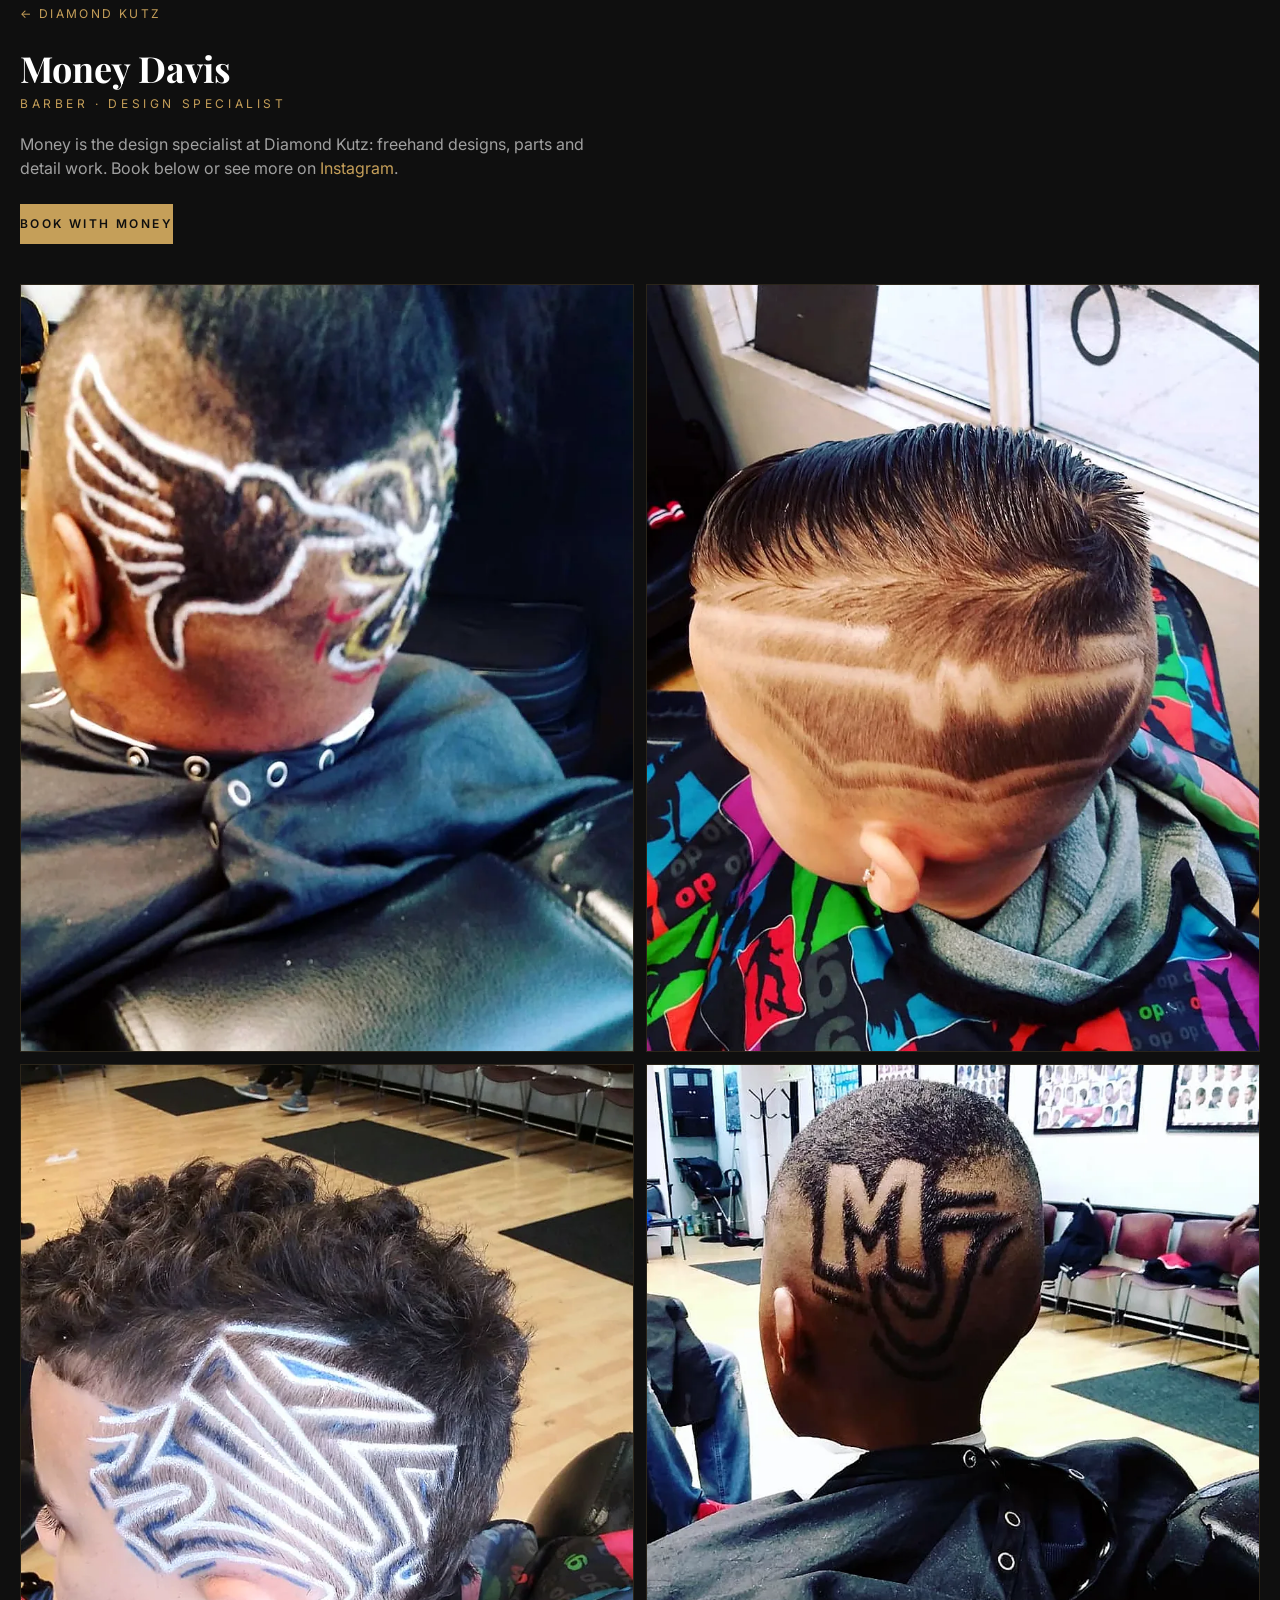
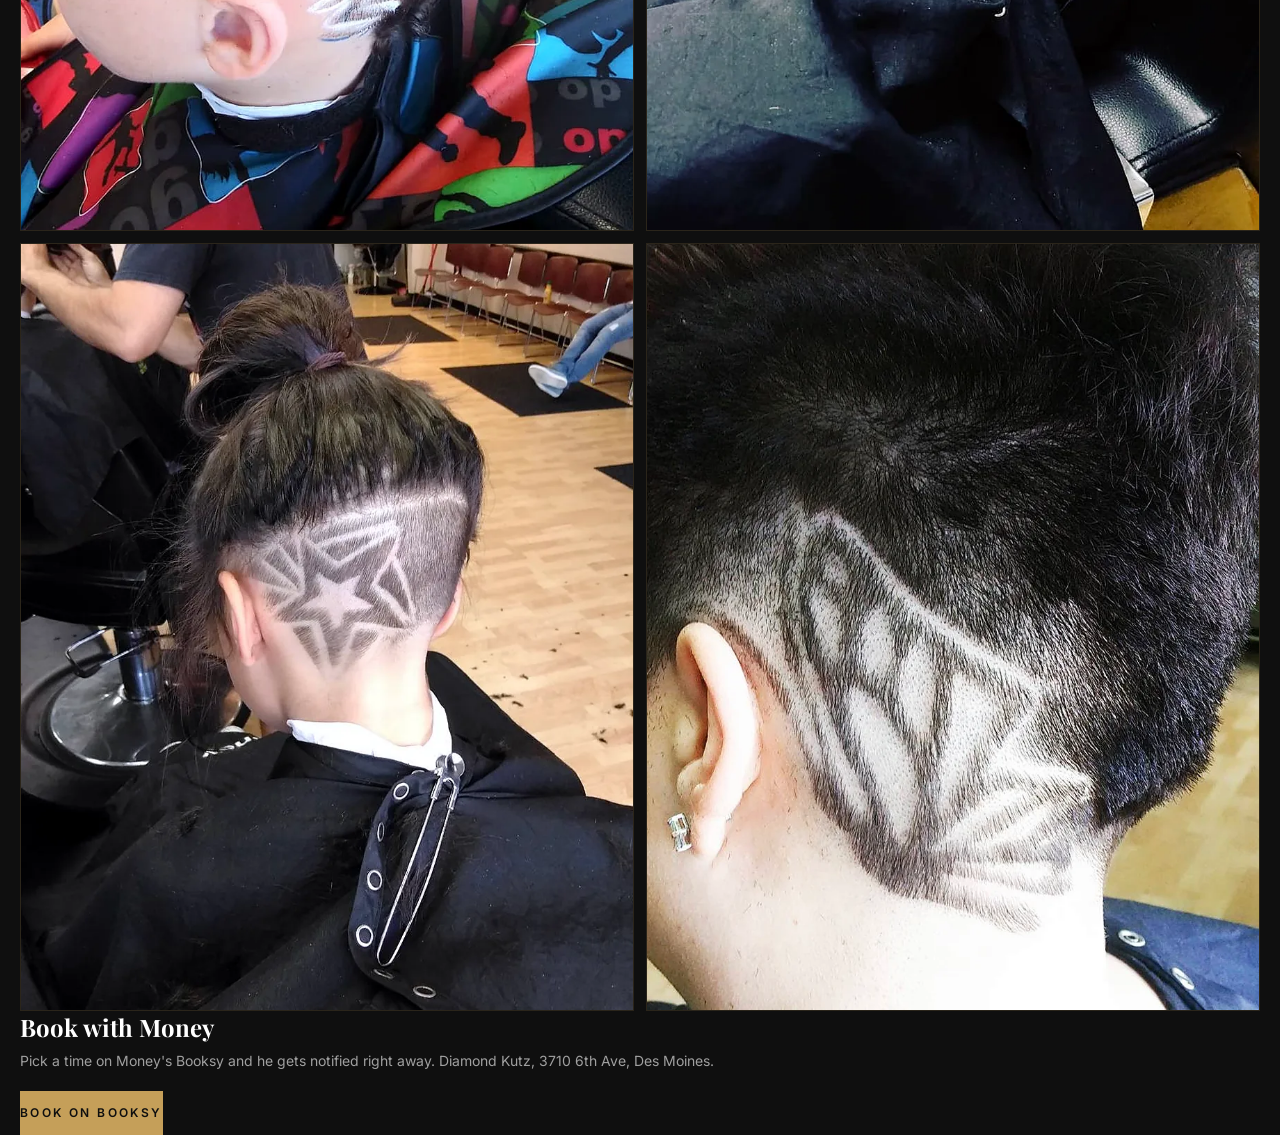
<file: money/index.html>
<!DOCTYPE html>
<html lang="en">
<head>
<meta charset="utf-8">
<meta name="viewport" content="width=device-width, initial-scale=1.0">
<title>Money Davis — Barber · Design Specialist | Diamond Kutz Des Moines</title>
<meta name="description" content="Book a design cut with Money Davis at Diamond Kutz, 3710 6th Ave, Des Moines.">
<meta name="keywords" content="barbershop Des Moines, barber Des Moines, barber near me, Diamond Kutz, Diamond Kutz Barbershop, fades Des Moines, tapers, lineups, kids haircut Des Moines, Booksy barber Iowa">
<meta name="author" content="Diamond Kutz Barbershop">
<meta name="robots" content="index, follow">
<link rel="canonical" href="https://diamondkutzdsm.com/money/">
<link rel="icon" type="image/png" href="/favicon.png">
<link rel="apple-touch-icon" href="/apple-touch-icon.png">
<meta name="theme-color" content="#0f0f0f">
<meta property="og:type" content="business.business">
<meta property="og:site_name" content="Diamond Kutz Barbershop">
<meta property="og:title" content="Money Davis | Barber &amp; Design Specialist at Diamond Kutz, Des Moines">
<meta property="og:description" content="Book a haircut or design with Money Davis at Diamond Kutz Barbershop, 3710 6th Ave, Des Moines, IA.">
<meta property="og:url" content="https://diamondkutzdsm.com/money/">
<meta property="og:image" content="https://diamondkutzdsm.com/img/money-bird-wings-design-diamond-kutz.webp">
<meta property="og:image:width" content="880">
<meta property="og:image:height" content="1100">
<meta property="og:locale" content="en_US">
<meta name="twitter:card" content="summary_large_image">
<meta name="twitter:title" content="Money Davis | Barber &amp; Design Specialist at Diamond Kutz, Des Moines">
<meta name="twitter:description" content="Book a haircut or design with Money Davis at Diamond Kutz Barbershop, 3710 6th Ave, Des Moines, IA.">
<meta name="twitter:image" content="https://diamondkutzdsm.com/img/money-bird-wings-design-diamond-kutz.webp">
<meta name="geo.region" content="US-IA">
<meta name="geo.placename" content="Des Moines">
<meta name="geo.position" content="41.6196;-93.6251">
<meta name="ICBM" content="41.6196, -93.6251">
<meta name="mobile-web-app-capable" content="yes">
<meta name="apple-mobile-web-app-status-bar-style" content="black">
<meta name="apple-mobile-web-app-title" content="Diamondkutz ">
<link rel="preconnect" href="https://fonts.googleapis.com">
<link rel="preconnect" href="https://fonts.gstatic.com" crossorigin>
<link rel="preload" as="image" href="/img/hero-domo-drop-fade-lineup-diamond-kutz.webp" imagesrcset="/img/hero-domo-drop-fade-lineup-diamond-kutz-800.webp 800w, /img/hero-domo-drop-fade-lineup-diamond-kutz.webp 1440w" imagesizes="100vw">
<link rel="stylesheet" href="/assets/site.css">
<link rel="stylesheet" href="/assets/extra.css?v=20261107">
<script type="application/ld+json">
{
  "@context": "https://schema.org",
  "@type": "BarberShop",
  "name": "Diamond Kutz Barbershop",
  "image": [
    "https://diamondkutzdsm.com/img/img-4982.webp",
    "https://diamondkutzdsm.com/img/hero-diamond-kutz-storefront-3710-6th-ave-des-moines.webp",
    "https://diamondkutzdsm.com/img/diamond-kutz-inside-shop-des-moines.webp"
  ],
  "description": "Diamond Kutz Barbershop in Des Moines, IA: adult haircuts, kids cuts, fades, tapers, lineups and enhancements by Rich. Book online.",
  "@id": "https://diamondkutzdsm.com/#business",
  "url": "https://diamondkutzdsm.com/",
  "telephone": "+15157295338",
  "priceRange": "$$",
  "address": {
    "@type": "PostalAddress",
    "streetAddress": "3710 6th Avenue",
    "addressLocality": "Des Moines",
    "addressRegion": "IA",
    "postalCode": "50313",
    "addressCountry": "US"
  },
  "geo": {
    "@type": "GeoCoordinates",
    "latitude": 41.6196,
    "longitude": -93.6251
  },
  "openingHoursSpecification": [
    {
      "@type": "OpeningHoursSpecification",
      "dayOfWeek": [
        "Tuesday",
        "Wednesday",
        "Thursday",
        "Friday",
        "Saturday"
      ],
      "opens": "09:00",
      "closes": "19:00"
    }
  ],
  "sameAs": [
    "https://booksy.com/en-us/dl/show-business/621339",
    "https://booksy.com/en-us/dl/show-business/1293952",
    "https://booksy.com/en-us/627001_domothebarber_barber-shop_17558_des-moines",
    "https://www.instagram.com/richer_denu"
  ],
  "alternateName": [
    "Diamond Kutz"
  ],
  "hasMap": "https://maps.google.com/?q=3710+6th+Avenue,+Des+Moines,+IA+50313",
  "areaServed": {
    "@type": "City",
    "name": "Des Moines"
  },
  "employee": [
    {
      "@type": "Person",
      "name": "Rich",
      "alternateName": "Richard Walker",
      "jobTitle": "Owner · Master Barber",
      "sameAs": [
        "https://www.instagram.com/richer_denu",
        "https://booksy.com/en-us/dl/show-business/621339"
      ]
    },
    {
      "@type": "Person",
      "name": "Cory Simpson",
      "jobTitle": "Master Barber",
      "sameAs": [
        "https://www.instagram.com/certified_fade",
        "https://booksy.com/en-us/dl/show-business/1293952"
      ]
    },
    {
      "@type": "Person",
      "name": "Domo",
      "jobTitle": "Master Barber",
      "sameAs": [
        "https://www.instagram.com/domfkn_inkd",
        "https://booksy.com/en-us/627001_domothebarber_barber-shop_17558_des-moines"
      ]
    }
  ],
  "potentialAction": {
    "@type": "ReserveAction",
    "target": "https://booksy.com/en-us/dl/show-business/621339",
    "name": "Book online"
  },
  "logo": "https://diamondkutzdsm.com/img/diamondkutz-logo-black-barbershop.webp",
  "currenciesAccepted": "USD",
  "hasOfferCatalog": {
    "@type": "OfferCatalog",
    "name": "Rich's service menu",
    "itemListElement": [
      {
        "@type": "Offer",
        "itemOffered": {
          "@type": "Service",
          "name": "Adult Haircut"
        },
        "price": "40",
        "priceCurrency": "USD"
      },
      {
        "@type": "Offer",
        "itemOffered": {
          "@type": "Service",
          "name": "Adult Haircut w/ Enhancements"
        },
        "price": "45",
        "priceCurrency": "USD"
      },
      {
        "@type": "Offer",
        "itemOffered": {
          "@type": "Service",
          "name": "Kids Haircut"
        },
        "price": "30",
        "priceCurrency": "USD"
      },
      {
        "@type": "Offer",
        "itemOffered": {
          "@type": "Service",
          "name": "Taper and Line Up"
        },
        "price": "30",
        "priceCurrency": "USD"
      },
      {
        "@type": "Offer",
        "itemOffered": {
          "@type": "Service",
          "name": "Line Up"
        },
        "price": "20",
        "priceCurrency": "USD"
      }
    ]
  }
}
</script>
<!-- Google Tag Manager -->
<script>(function(w,d,s,l,i){w[l]=w[l]||[];w[l].push({'gtm.start':
new Date().getTime(),event:'gtm.js'});var f=d.getElementsByTagName(s)[0],
j=d.createElement(s),dl=l!='dataLayer'?'&l='+l:'';j.async=true;j.src=
'https://www.googletagmanager.com/gtm.js?id='+i+dl;f.parentNode.insertBefore(j,f);
})(window,document,'script','dataLayer','GTM-NQJWMZGM');</script>
<!-- End Google Tag Manager -->
<script async src="https://www.googletagmanager.com/gtag/js?id=G-LQGSTEJTDZ"></script>
<script>window.dataLayer = window.dataLayer || [];window.gtag = function(){dataLayer.push(arguments);};gtag('js', new Date());gtag('config', 'G-LQGSTEJTDZ');</script>
<script src="/assets/site.js?v=20261104b" defer></script>
</head><body class="bg-background text-foreground font-body"><main class="max-w-4xl mx-auto px-5 py-12">
<a href="/" class="text-gold text-xs uppercase tracking-[0.2em]">← Diamond Kutz</a>
<h1 class="font-heading text-4xl font-bold mt-6">Money Davis</h1><div class="text-gold text-xs uppercase tracking-[0.3em] mt-2">Barber · Design Specialist</div>
<p class="mt-5 text-muted-foreground max-w-xl">Money is the design specialist at Diamond Kutz: freehand designs, parts and detail work. Book below or see more on <a class="text-gold" href="https://www.instagram.com/mr.money7davis/" target="_blank" rel="noopener">Instagram</a>.</p>
<a href="https://booksy.com/en-us/1899203_moneys-kutz_barber-shop_17558_des-moines" target="_blank" rel="noopener noreferrer" onclick="gtag('event','money_book_click')" class="inline-block mt-6 px-6 py-3 bg-gold text-background font-semibold text-xs uppercase tracking-[0.2em]">Book with Money</a>
<div class="grid grid-cols-2 sm:grid-cols-3 gap-3 mt-10"><img src="/img/money-bird-wings-design-diamond-kutz.webp" alt="Design haircut by Money Davis at Diamond Kutz" loading="lazy" class="w-full aspect-[4/5] object-cover border border-gold/15"><img src="/img/money-kids-wave-lines-design-diamond-kutz.webp" alt="Design haircut by Money Davis at Diamond Kutz" loading="lazy" class="w-full aspect-[4/5] object-cover border border-gold/15"><img src="/img/money-curly-top-star-design-diamond-kutz.webp" alt="Design haircut by Money Davis at Diamond Kutz" loading="lazy" class="w-full aspect-[4/5] object-cover border border-gold/15"><img src="/img/money-mj-letters-design-diamond-kutz.webp" alt="Design haircut by Money Davis at Diamond Kutz" loading="lazy" class="w-full aspect-[4/5] object-cover border border-gold/15"><img src="/img/money-star-undercut-design-diamond-kutz.webp" alt="Design haircut by Money Davis at Diamond Kutz" loading="lazy" class="w-full aspect-[4/5] object-cover border border-gold/15"><img src="/img/money-geometric-undercut-design-diamond-kutz.webp" alt="Design haircut by Money Davis at Diamond Kutz" loading="lazy" class="w-full aspect-[4/5] object-cover border border-gold/15"></div>
<section id="book" class="mt-14"><h2 class="font-heading text-2xl font-bold">Book with Money</h2><p class="text-muted-foreground text-sm mt-2">Pick a time on Money's Booksy and he gets notified right away. Diamond Kutz, 3710 6th Ave, Des Moines.</p>
<a href="https://booksy.com/en-us/1899203_moneys-kutz_barber-shop_17558_des-moines" target="_blank" rel="noopener noreferrer" onclick="gtag('event','money_booksy_click')" class="inline-block mt-5 px-6 py-3.5 bg-gold text-background font-semibold text-xs uppercase tracking-[0.2em]">Book on Booksy</a></section>
</main><script>var s=new URLSearchParams(location.search).get('src');if(s)document.getElementById('src').value=s;</script><a href="https://booksy.com/en-us/1899203_moneys-kutz_barber-shop_17558_des-moines" target="_blank" rel="noopener noreferrer" class="dk-mbook" data-dk-mbook onclick="if(window.gtag)gtag('event','money_mobile_book_click')">Book with Money</a>
</body></html>
</file>
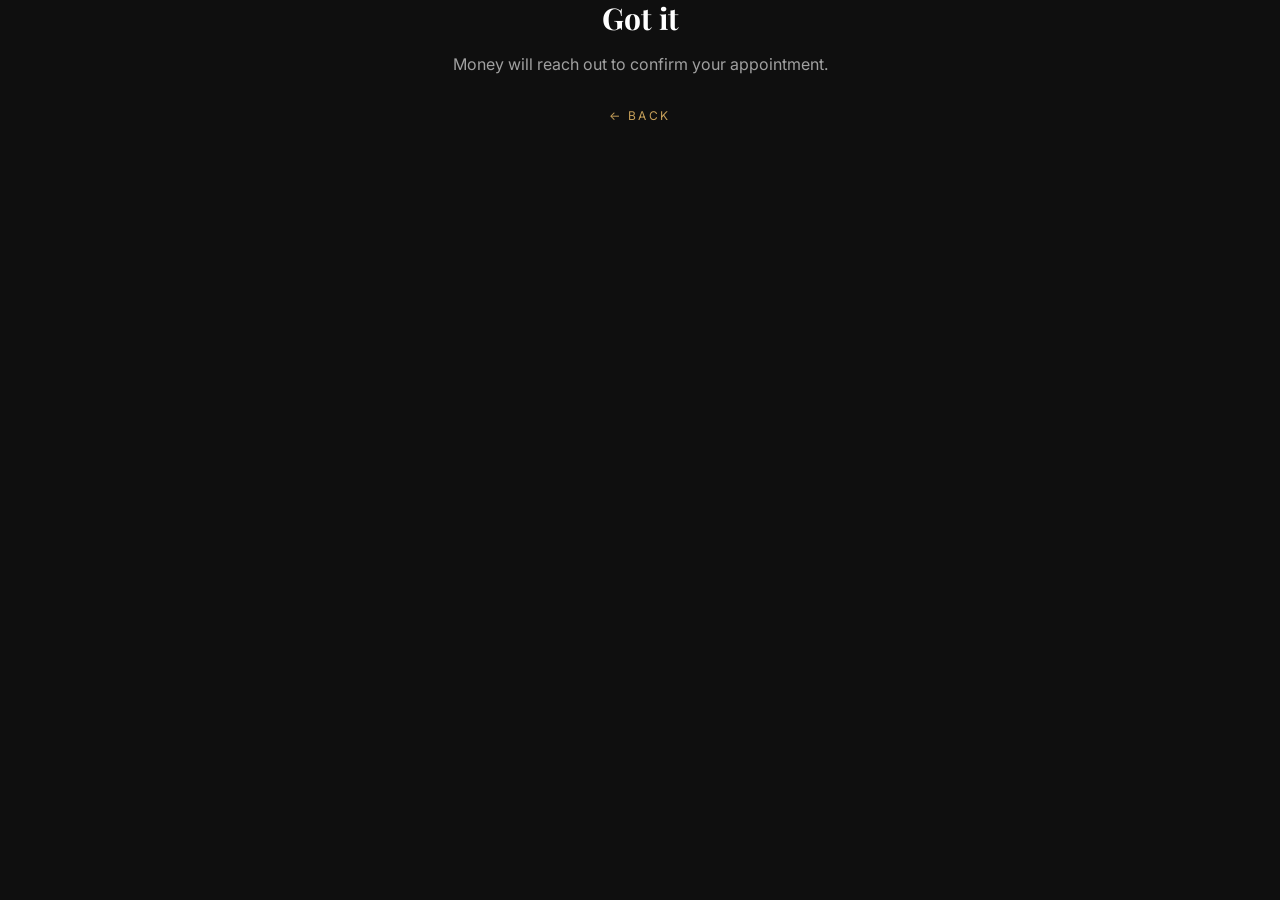
<file: money/thanks.html>
<!DOCTYPE html>
<html lang="en">
<head>
<meta charset="utf-8">
<meta name="viewport" content="width=device-width, initial-scale=1.0">
<title>Money Davis — Barber · Design Specialist | Diamond Kutz Des Moines</title>
<meta name="description" content="Book a design cut with Money Davis at Diamond Kutz, 3710 6th Ave, Des Moines.">
<meta name="keywords" content="barbershop Des Moines, barber Des Moines, barber near me, Diamond Kutz, Diamond Kutz Barbershop, fades Des Moines, tapers, lineups, kids haircut Des Moines, Booksy barber Iowa">
<meta name="author" content="Diamond Kutz Barbershop">
<meta name="robots" content="index, follow">
<link rel="canonical" href="https://diamondkutzdsm.com/">
<link rel="icon" type="image/png" href="/favicon.png">
<link rel="apple-touch-icon" href="/apple-touch-icon.png">
<meta name="theme-color" content="#0f0f0f">
<meta property="og:type" content="business.business">
<meta property="og:site_name" content="Diamond Kutz Barbershop">
<meta property="og:title" content="Diamond Kutz Barbershop | Des Moines, IA Barber">
<meta property="og:description" content="Barbershop in Des Moines, IA. Book online with Rich — fades, tapers, lineups, kids cuts &amp; more.">
<meta property="og:url" content="https://diamondkutzdsm.com/">
<meta property="og:image" content="https://diamondkutzdsm.com/img/img-4982.webp">
<meta property="og:image:width" content="900">
<meta property="og:image:height" content="900">
<meta property="og:locale" content="en_US">
<meta name="twitter:card" content="summary_large_image">
<meta name="twitter:title" content="Diamond Kutz Barbershop | Des Moines, IA Barber">
<meta name="twitter:description" content="Barbershop in Des Moines, IA. Book online with Rich — fades, tapers, lineups, kids cuts &amp; more.">
<meta name="twitter:image" content="https://diamondkutzdsm.com/img/img-4982.webp">
<meta name="geo.region" content="US-IA">
<meta name="geo.placename" content="Des Moines">
<meta name="geo.position" content="41.6196;-93.6251">
<meta name="ICBM" content="41.6196, -93.6251">
<meta name="mobile-web-app-capable" content="yes">
<meta name="apple-mobile-web-app-status-bar-style" content="black">
<meta name="apple-mobile-web-app-title" content="Diamondkutz ">
<link rel="preconnect" href="https://fonts.googleapis.com">
<link rel="preconnect" href="https://fonts.gstatic.com" crossorigin>
<link rel="preload" as="image" href="/img/hero-domo-drop-fade-lineup-diamond-kutz.webp" imagesrcset="/img/hero-domo-drop-fade-lineup-diamond-kutz-800.webp 800w, /img/hero-domo-drop-fade-lineup-diamond-kutz.webp 1440w" imagesizes="100vw">
<link rel="stylesheet" href="/assets/site.css">
<link rel="stylesheet" href="/assets/extra.css">
<script type="application/ld+json">
{
  "@context": "https://schema.org",
  "@type": "BarberShop",
  "name": "Diamond Kutz Barbershop",
  "image": [
    "https://diamondkutzdsm.com/img/img-4982.webp",
    "https://diamondkutzdsm.com/img/hero-diamond-kutz-storefront-3710-6th-ave-des-moines.webp",
    "https://diamondkutzdsm.com/img/diamond-kutz-inside-shop-des-moines.webp"
  ],
  "description": "Diamond Kutz Barbershop in Des Moines, IA: adult haircuts, kids cuts, fades, tapers, lineups and enhancements by Rich. Book online.",
  "@id": "https://diamondkutzdsm.com/#business",
  "url": "https://diamondkutzdsm.com/",
  "telephone": "+15157295338",
  "priceRange": "$$",
  "address": {
    "@type": "PostalAddress",
    "streetAddress": "3710 6th Avenue",
    "addressLocality": "Des Moines",
    "addressRegion": "IA",
    "postalCode": "50313",
    "addressCountry": "US"
  },
  "geo": {
    "@type": "GeoCoordinates",
    "latitude": 41.6196,
    "longitude": -93.6251
  },
  "openingHoursSpecification": [
    {
      "@type": "OpeningHoursSpecification",
      "dayOfWeek": [
        "Tuesday",
        "Wednesday",
        "Thursday",
        "Friday",
        "Saturday"
      ],
      "opens": "09:00",
      "closes": "19:00"
    }
  ],
  "sameAs": [
    "https://booksy.com/en-us/dl/show-business/621339",
    "https://booksy.com/en-us/dl/show-business/1293952",
    "https://booksy.com/en-us/627001_domothebarber_barber-shop_17558_des-moines",
    "https://www.instagram.com/richer_denu"
  ],
  "alternateName": [
    "Diamond Kutz"
  ],
  "hasMap": "https://maps.google.com/?q=3710+6th+Avenue,+Des+Moines,+IA+50313",
  "areaServed": {
    "@type": "City",
    "name": "Des Moines"
  },
  "employee": [
    {
      "@type": "Person",
      "name": "Rich",
      "alternateName": "Richard Walker",
      "jobTitle": "Owner · Master Barber",
      "sameAs": [
        "https://www.instagram.com/richer_denu",
        "https://booksy.com/en-us/dl/show-business/621339"
      ]
    },
    {
      "@type": "Person",
      "name": "Cory Simpson",
      "jobTitle": "Master Barber",
      "sameAs": [
        "https://www.instagram.com/certified_fade",
        "https://booksy.com/en-us/dl/show-business/1293952"
      ]
    },
    {
      "@type": "Person",
      "name": "Domo",
      "jobTitle": "Master Barber",
      "sameAs": [
        "https://www.instagram.com/domfkn_inkd",
        "https://booksy.com/en-us/627001_domothebarber_barber-shop_17558_des-moines"
      ]
    }
  ],
  "potentialAction": {
    "@type": "ReserveAction",
    "target": "https://booksy.com/en-us/dl/show-business/621339",
    "name": "Book online"
  },
  "logo": "https://diamondkutzdsm.com/img/diamondkutz-logo-black-barbershop.webp",
  "currenciesAccepted": "USD",
  "hasOfferCatalog": {
    "@type": "OfferCatalog",
    "name": "Rich's service menu",
    "itemListElement": [
      {
        "@type": "Offer",
        "itemOffered": {
          "@type": "Service",
          "name": "Adult Haircut"
        },
        "price": "40",
        "priceCurrency": "USD"
      },
      {
        "@type": "Offer",
        "itemOffered": {
          "@type": "Service",
          "name": "Adult Haircut w/ Enhancements"
        },
        "price": "45",
        "priceCurrency": "USD"
      },
      {
        "@type": "Offer",
        "itemOffered": {
          "@type": "Service",
          "name": "Kids Haircut"
        },
        "price": "30",
        "priceCurrency": "USD"
      },
      {
        "@type": "Offer",
        "itemOffered": {
          "@type": "Service",
          "name": "Taper and Line Up"
        },
        "price": "30",
        "priceCurrency": "USD"
      },
      {
        "@type": "Offer",
        "itemOffered": {
          "@type": "Service",
          "name": "Line Up"
        },
        "price": "20",
        "priceCurrency": "USD"
      }
    ]
  }
}
</script>
<!-- Google Tag Manager -->
<script>(function(w,d,s,l,i){w[l]=w[l]||[];w[l].push({'gtm.start':
new Date().getTime(),event:'gtm.js'});var f=d.getElementsByTagName(s)[0],
j=d.createElement(s),dl=l!='dataLayer'?'&l='+l:'';j.async=true;j.src=
'https://www.googletagmanager.com/gtm.js?id='+i+dl;f.parentNode.insertBefore(j,f);
})(window,document,'script','dataLayer','GTM-NQJWMZGM');</script>
<!-- End Google Tag Manager -->
<script async src="https://www.googletagmanager.com/gtag/js?id=G-LQGSTEJTDZ"></script>
<script>window.dataLayer = window.dataLayer || [];window.gtag = function(){dataLayer.push(arguments);};gtag('js', new Date());gtag('config', 'G-LQGSTEJTDZ');</script>
<script src="/assets/site.js?v=20261104b" defer></script>
</head><body class="bg-background text-foreground font-body"><main class="max-w-xl mx-auto px-5 py-20 text-center"><h1 class="font-heading text-3xl font-bold">Got it</h1><p class="mt-4 text-muted-foreground">Money will reach out to confirm your appointment.</p><a href="/money/" class="inline-block mt-8 text-gold text-xs uppercase tracking-[0.2em]">← Back</a></main></body></html>
</file>
<file: assets/site.css>
@import"https://fonts.googleapis.com/css2?family=Playfair+Display:wght@400;500;600;700;800;900&family=Inter:wght@300;400;500;600;700&family=Dancing+Script:wght@600;700&display=swap";*,:before,:after{--tw-border-spacing-x: 0;--tw-border-spacing-y: 0;--tw-translate-x: 0;--tw-translate-y: 0;--tw-rotate: 0;--tw-skew-x: 0;--tw-skew-y: 0;--tw-scale-x: 1;--tw-scale-y: 1;--tw-pan-x: ;--tw-pan-y: ;--tw-pinch-zoom: ;--tw-scroll-snap-strictness: proximity;--tw-gradient-from-position: ;--tw-gradient-via-position: ;--tw-gradient-to-position: ;--tw-ordinal: ;--tw-slashed-zero: ;--tw-numeric-figure: ;--tw-numeric-spacing: ;--tw-numeric-fraction: ;--tw-ring-inset: ;--tw-ring-offset-width: 0px;--tw-ring-offset-color: #fff;--tw-ring-color: rgb(59 130 246 / .5);--tw-ring-offset-shadow: 0 0 #0000;--tw-ring-shadow: 0 0 #0000;--tw-shadow: 0 0 #0000;--tw-shadow-colored: 0 0 #0000;--tw-blur: ;--tw-brightness: ;--tw-contrast: ;--tw-grayscale: ;--tw-hue-rotate: ;--tw-invert: ;--tw-saturate: ;--tw-sepia: ;--tw-drop-shadow: ;--tw-backdrop-blur: ;--tw-backdrop-brightness: ;--tw-backdrop-contrast: ;--tw-backdrop-grayscale: ;--tw-backdrop-hue-rotate: ;--tw-backdrop-invert: ;--tw-backdrop-opacity: ;--tw-backdrop-saturate: ;--tw-backdrop-sepia: ;--tw-contain-size: ;--tw-contain-layout: ;--tw-contain-paint: ;--tw-contain-style: }::backdrop{--tw-border-spacing-x: 0;--tw-border-spacing-y: 0;--tw-translate-x: 0;--tw-translate-y: 0;--tw-rotate: 0;--tw-skew-x: 0;--tw-skew-y: 0;--tw-scale-x: 1;--tw-scale-y: 1;--tw-pan-x: ;--tw-pan-y: ;--tw-pinch-zoom: ;--tw-scroll-snap-strictness: proximity;--tw-gradient-from-position: ;--tw-gradient-via-position: ;--tw-gradient-to-position: ;--tw-ordinal: ;--tw-slashed-zero: ;--tw-numeric-figure: ;--tw-numeric-spacing: ;--tw-numeric-fraction: ;--tw-ring-inset: ;--tw-ring-offset-width: 0px;--tw-ring-offset-color: #fff;--tw-ring-color: rgb(59 130 246 / .5);--tw-ring-offset-shadow: 0 0 #0000;--tw-ring-shadow: 0 0 #0000;--tw-shadow: 0 0 #0000;--tw-shadow-colored: 0 0 #0000;--tw-blur: ;--tw-brightness: ;--tw-contrast: ;--tw-grayscale: ;--tw-hue-rotate: ;--tw-invert: ;--tw-saturate: ;--tw-sepia: ;--tw-drop-shadow: ;--tw-backdrop-blur: ;--tw-backdrop-brightness: ;--tw-backdrop-contrast: ;--tw-backdrop-grayscale: ;--tw-backdrop-hue-rotate: ;--tw-backdrop-invert: ;--tw-backdrop-opacity: ;--tw-backdrop-saturate: ;--tw-backdrop-sepia: ;--tw-contain-size: ;--tw-contain-layout: ;--tw-contain-paint: ;--tw-contain-style: }*,:before,:after{box-sizing:border-box;border-width:0;border-style:solid;border-color:#e5e7eb}:before,:after{--tw-content: ""}html,:host{line-height:1.5;-webkit-text-size-adjust:100%;-moz-tab-size:4;-o-tab-size:4;tab-size:4;font-family:ui-sans-serif,system-ui,sans-serif,"Apple Color Emoji","Segoe UI Emoji",Segoe UI Symbol,"Noto Color Emoji";font-feature-settings:normal;font-variation-settings:normal;-webkit-tap-highlight-color:transparent}body{margin:0;line-height:inherit}hr{height:0;color:inherit;border-top-width:1px}abbr:where([title]){-webkit-text-decoration:underline dotted;text-decoration:underline dotted}h1,h2,h3,h4,h5,h6{font-size:inherit;font-weight:inherit}a{color:inherit;text-decoration:inherit}b,strong{font-weight:bolder}code,kbd,samp,pre{font-family:var(--font-mono);font-feature-settings:normal;font-variation-settings:normal;font-size:1em}small{font-size:80%}sub,sup{font-size:75%;line-height:0;position:relative;vertical-align:baseline}sub{bottom:-.25em}sup{top:-.5em}table{text-indent:0;border-color:inherit;border-collapse:collapse}button,input,optgroup,select,textarea{font-family:inherit;font-feature-settings:inherit;font-variation-settings:inherit;font-size:100%;font-weight:inherit;line-height:inherit;letter-spacing:inherit;color:inherit;margin:0;padding:0}button,select{text-transform:none}button,input:where([type=button]),input:where([type=reset]),input:where([type=submit]){-webkit-appearance:button;background-color:transparent;background-image:none}:-moz-focusring{outline:auto}:-moz-ui-invalid{box-shadow:none}progress{vertical-align:baseline}::-webkit-inner-spin-button,::-webkit-outer-spin-button{height:auto}[type=search]{-webkit-appearance:textfield;outline-offset:-2px}::-webkit-search-decoration{-webkit-appearance:none}::-webkit-file-upload-button{-webkit-appearance:button;font:inherit}summary{display:list-item}blockquote,dl,dd,h1,h2,h3,h4,h5,h6,hr,figure,p,pre{margin:0}fieldset{margin:0;padding:0}legend{padding:0}ol,ul,menu{list-style:none;margin:0;padding:0}dialog{padding:0}textarea{resize:vertical}input::-moz-placeholder,textarea::-moz-placeholder{opacity:1;color:#9ca3af}input::placeholder,textarea::placeholder{opacity:1;color:#9ca3af}button,[role=button]{cursor:pointer}:disabled{cursor:default}img,svg,video,canvas,audio,iframe,embed,object{display:block;vertical-align:middle}img,video{max-width:100%;height:auto}[hidden]:where(:not([hidden=until-found])){display:none}:root{--background: 0 0% 5.9%;--foreground: 0 0% 100%;--card: 0 0% 10.2%;--card-foreground: 0 0% 100%;--popover: 0 0% 10.2%;--popover-foreground: 0 0% 100%;--primary: 358 69% 49%;--primary-foreground: 0 0% 100%;--secondary: 0 0% 14.9%;--secondary-foreground: 0 0% 100%;--muted: 0 0% 14.9%;--muted-foreground: 0 0% 62.7%;--accent: 217 65% 40%;--accent-foreground: 0 0% 100%;--destructive: 0 62.8% 30.6%;--destructive-foreground: 0 0% 98%;--border: 0 0% 18%;--input: 0 0% 18%;--ring: 358 69% 49%;--chart-1: 39 48% 56%;--radius: 0px;--gold: 39 48% 56%;--font-heading: "Playfair Display", ui-serif, Georgia, serif;--font-body: "Inter", ui-sans-serif, system-ui, sans-serif;--font-display: "Playfair Display", ui-serif, Georgia, serif;--font-mono: ui-monospace, SFMono-Regular, Menlo, Monaco, Consolas, monospace;--font-script: "Dancing Script", ui-serif, cursive;--sidebar-background: 0 0% 5.9%;--sidebar-foreground: 0 0% 62.7%;--sidebar-primary: 358 69% 49%;--sidebar-primary-foreground: 0 0% 100%;--sidebar-accent: 0 0% 14.9%;--sidebar-accent-foreground: 0 0% 100%;--sidebar-border: 0 0% 18%;--sidebar-ring: 358 69% 49%}.dark{--background: 0 0% 5.9%;--foreground: 0 0% 100%;--card: 0 0% 10.2%;--card-foreground: 0 0% 100%;--popover: 0 0% 10.2%;--popover-foreground: 0 0% 100%;--primary: 358 69% 49%;--primary-foreground: 0 0% 100%;--secondary: 0 0% 14.9%;--secondary-foreground: 0 0% 100%;--muted: 0 0% 14.9%;--muted-foreground: 0 0% 62.7%;--accent: 217 65% 40%;--accent-foreground: 0 0% 100%;--destructive: 0 62.8% 30.6%;--destructive-foreground: 0 0% 98%;--border: 0 0% 18%;--input: 0 0% 18%;--ring: 358 69% 49%;--chart-1: 39 48% 56%;--radius: 0px;--gold: 39 48% 56%;--sidebar-background: 0 0% 5.9%;--sidebar-foreground: 0 0% 62.7%;--sidebar-primary: 358 69% 49%;--sidebar-primary-foreground: 0 0% 100%;--sidebar-accent: 0 0% 14.9%;--sidebar-accent-foreground: 0 0% 100%;--sidebar-border: 0 0% 18%;--sidebar-ring: 358 69% 49%}*{border-color:hsl(var(--border));outline-color:hsl(var(--ring) / .5)}body{background-color:hsl(var(--background));font-family:var(--font-body);color:hsl(var(--foreground))}.container{width:100%}@media(min-width:640px){.container{max-width:640px}}@media(min-width:768px){.container{max-width:768px}}@media(min-width:1024px){.container{max-width:1024px}}@media(min-width:1280px){.container{max-width:1280px}}@media(min-width:1536px){.container{max-width:1536px}}.sr-only{position:absolute;width:1px;height:1px;padding:0;margin:-1px;overflow:hidden;clip:rect(0,0,0,0);white-space:nowrap;border-width:0}.pointer-events-none{pointer-events:none}.pointer-events-auto{pointer-events:auto}.visible{visibility:visible}.invisible{visibility:hidden}.static{position:static}.fixed{position:fixed}.absolute{position:absolute}.relative{position:relative}.inset-0{top:0;right:0;bottom:0;left:0}.inset-x-0{left:0;right:0}.inset-y-0{top:0;bottom:0}.-bottom-12{bottom:-3rem}.-left-12{left:-3rem}.-right-12{right:-3rem}.-top-12{top:-3rem}.bottom-0{bottom:0}.bottom-4{bottom:1rem}.bottom-6{bottom:1.5rem}.bottom-7{bottom:1.75rem}.bottom-8{bottom:2rem}.left-0{left:0}.left-1{left:.25rem}.left-1\/2{left:50%}.left-2{left:.5rem}.left-3{left:.75rem}.left-4{left:1rem}.left-5{left:1.25rem}.left-\[50\%\]{left:50%}.right-0{right:0}.right-1{right:.25rem}.right-2{right:.5rem}.right-3{right:.75rem}.right-4{right:1rem}.right-5{right:1.25rem}.top-0{top:0}.top-1\.5{top:.375rem}.top-1\/2{top:50%}.top-2{top:.5rem}.top-3\.5{top:.875rem}.top-4{top:1rem}.top-5{top:1.25rem}.top-\[1px\]{top:1px}.top-\[50\%\]{top:50%}.top-\[60\%\]{top:60%}.top-full{top:100%}.z-10{z-index:10}.z-20{z-index:20}.z-50{z-index:50}.z-\[100\]{z-index:100}.z-\[1\]{z-index:1}.order-1{order:1}.order-2{order:2}.-mx-1{margin-left:-.25rem;margin-right:-.25rem}.mx-2{margin-left:.5rem;margin-right:.5rem}.mx-3\.5{margin-left:.875rem;margin-right:.875rem}.mx-auto{margin-left:auto;margin-right:auto}.my-0\.5{margin-top:.125rem;margin-bottom:.125rem}.my-1{margin-top:.25rem;margin-bottom:.25rem}.-ml-4{margin-left:-1rem}.-mt-4{margin-top:-1rem}.mb-1{margin-bottom:.25rem}.mb-10{margin-bottom:2.5rem}.mb-12{margin-bottom:3rem}.mb-14{margin-bottom:3.5rem}.mb-2{margin-bottom:.5rem}.mb-3{margin-bottom:.75rem}.mb-4{margin-bottom:1rem}.mb-5{margin-bottom:1.25rem}.mb-6{margin-bottom:1.5rem}.mb-7{margin-bottom:1.75rem}.mb-8{margin-bottom:2rem}.ml-1{margin-left:.25rem}.ml-auto{margin-left:auto}.mr-1{margin-right:.25rem}.mr-2{margin-right:.5rem}.mt-0\.5{margin-top:.125rem}.mt-1{margin-top:.25rem}.mt-1\.5{margin-top:.375rem}.mt-10{margin-top:2.5rem}.mt-12{margin-top:3rem}.mt-2{margin-top:.5rem}.mt-24{margin-top:6rem}.mt-3{margin-top:.75rem}.mt-4{margin-top:1rem}.mt-5{margin-top:1.25rem}.mt-6{margin-top:1.5rem}.mt-7{margin-top:1.75rem}.mt-8{margin-top:2rem}.mt-auto{margin-top:auto}.block{display:block}.inline-block{display:inline-block}.inline{display:inline}.flex{display:flex}.inline-flex{display:inline-flex}.table{display:table}.grid{display:grid}.hidden{display:none}.aspect-\[3\/2\]{aspect-ratio:3/2}.aspect-\[3\/4\]{aspect-ratio:3/4}.aspect-\[4\/5\]{aspect-ratio:4/5}.aspect-\[6\/7\]{aspect-ratio:6/7}.aspect-square{aspect-ratio:1 / 1}.aspect-video{aspect-ratio:16 / 9}.size-4{width:1rem;height:1rem}.h-0\.5{height:.125rem}.h-1{height:.25rem}.h-1\.5{height:.375rem}.h-10{height:2.5rem}.h-11{height:2.75rem}.h-12{height:3rem}.h-14{height:3.5rem}.h-16{height:4rem}.h-2{height:.5rem}.h-2\.5{height:.625rem}.h-2\/3{height:66.666667%}.h-2\/5{height:40%}.h-28{height:7rem}.h-3{height:.75rem}.h-3\.5{height:.875rem}.h-3\/5{height:60%}.h-36{height:9rem}.h-4{height:1rem}.h-5{height:1.25rem}.h-6{height:1.5rem}.h-7{height:1.75rem}.h-8{height:2rem}.h-9{height:2.25rem}.h-\[1px\]{height:1px}.h-\[3px\]{height:3px}.h-\[420px\]{height:420px}.h-\[var\(--radix-navigation-menu-viewport-height\)\]{height:var(--radix-navigation-menu-viewport-height)}.h-\[var\(--radix-select-trigger-height\)\]{height:var(--radix-select-trigger-height)}.h-auto{height:auto}.h-full{height:100%}.h-px{height:1px}.h-svh{height:100svh}.max-h-96{max-height:24rem}.max-h-\[300px\]{max-height:300px}.max-h-screen{max-height:100vh}.min-h-0{min-height:0px}.min-h-\[56px\]{min-height:56px}.min-h-\[60px\]{min-height:60px}.min-h-screen{min-height:100vh}.min-h-svh{min-height:100svh}.w-0{width:0px}.w-1{width:.25rem}.w-1\.5{width:.375rem}.w-10{width:2.5rem}.w-11{width:2.75rem}.w-14{width:3.5rem}.w-16{width:4rem}.w-2{width:.5rem}.w-2\.5{width:.625rem}.w-2\/3{width:66.666667%}.w-2\/5{width:40%}.w-28{width:7rem}.w-3{width:.75rem}.w-3\.5{width:.875rem}.w-3\/4{width:75%}.w-3\/5{width:60%}.w-4{width:1rem}.w-5{width:1.25rem}.w-6{width:1.5rem}.w-64{width:16rem}.w-7{width:1.75rem}.w-72{width:18rem}.w-8{width:2rem}.w-9{width:2.25rem}.w-\[--sidebar-width\]{width:var(--sidebar-width)}.w-\[100px\]{width:100px}.w-\[150px\]{width:150px}.w-\[1px\]{width:1px}.w-\[200px\]{width:200px}.w-\[280px\]{width:280px}.w-auto{width:auto}.w-full{width:100%}.w-max{width:-moz-max-content;width:max-content}.w-px{width:1px}.min-w-0{min-width:0px}.min-w-10{min-width:2.5rem}.min-w-5{min-width:1.25rem}.min-w-8{min-width:2rem}.min-w-9{min-width:2.25rem}.min-w-\[12rem\]{min-width:12rem}.min-w-\[8rem\]{min-width:8rem}.min-w-\[var\(--radix-select-trigger-width\)\]{min-width:var(--radix-select-trigger-width)}.max-w-2xl{max-width:42rem}.max-w-3xl{max-width:48rem}.max-w-7xl{max-width:80rem}.max-w-\[--skeleton-width\]{max-width:var(--skeleton-width)}.max-w-\[480px\]{max-width:480px}.max-w-\[600px\]{max-width:600px}.max-w-lg{max-width:32rem}.max-w-max{max-width:-moz-max-content;max-width:max-content}.max-w-md{max-width:28rem}.max-w-sm{max-width:24rem}.max-w-xl{max-width:36rem}.flex-1{flex:1 1 0%}.flex-shrink-0,.shrink-0{flex-shrink:0}.grow{flex-grow:1}.grow-0{flex-grow:0}.basis-full{flex-basis:100%}.caption-bottom{caption-side:bottom}.border-collapse{border-collapse:collapse}.-translate-x-1\/2{--tw-translate-x: -50%;transform:translate(var(--tw-translate-x),var(--tw-translate-y)) rotate(var(--tw-rotate)) skew(var(--tw-skew-x)) skewY(var(--tw-skew-y)) scaleX(var(--tw-scale-x)) scaleY(var(--tw-scale-y))}.-translate-x-2{--tw-translate-x: -.5rem;transform:translate(var(--tw-translate-x),var(--tw-translate-y)) rotate(var(--tw-rotate)) skew(var(--tw-skew-x)) skewY(var(--tw-skew-y)) scaleX(var(--tw-scale-x)) scaleY(var(--tw-scale-y))}.-translate-x-px{--tw-translate-x: -1px;transform:translate(var(--tw-translate-x),var(--tw-translate-y)) rotate(var(--tw-rotate)) skew(var(--tw-skew-x)) skewY(var(--tw-skew-y)) scaleX(var(--tw-scale-x)) scaleY(var(--tw-scale-y))}.-translate-y-1\/2{--tw-translate-y: -50%;transform:translate(var(--tw-translate-x),var(--tw-translate-y)) rotate(var(--tw-rotate)) skew(var(--tw-skew-x)) skewY(var(--tw-skew-y)) scaleX(var(--tw-scale-x)) scaleY(var(--tw-scale-y))}.translate-x-2{--tw-translate-x: .5rem;transform:translate(var(--tw-translate-x),var(--tw-translate-y)) rotate(var(--tw-rotate)) skew(var(--tw-skew-x)) skewY(var(--tw-skew-y)) scaleX(var(--tw-scale-x)) scaleY(var(--tw-scale-y))}.translate-x-\[-50\%\]{--tw-translate-x: -50%;transform:translate(var(--tw-translate-x),var(--tw-translate-y)) rotate(var(--tw-rotate)) skew(var(--tw-skew-x)) skewY(var(--tw-skew-y)) scaleX(var(--tw-scale-x)) scaleY(var(--tw-scale-y))}.translate-x-px{--tw-translate-x: 1px;transform:translate(var(--tw-translate-x),var(--tw-translate-y)) rotate(var(--tw-rotate)) skew(var(--tw-skew-x)) skewY(var(--tw-skew-y)) scaleX(var(--tw-scale-x)) scaleY(var(--tw-scale-y))}.translate-y-\[-50\%\]{--tw-translate-y: -50%;transform:translate(var(--tw-translate-x),var(--tw-translate-y)) rotate(var(--tw-rotate)) skew(var(--tw-skew-x)) skewY(var(--tw-skew-y)) scaleX(var(--tw-scale-x)) scaleY(var(--tw-scale-y))}.-rotate-\[4deg\]{--tw-rotate: -4deg;transform:translate(var(--tw-translate-x),var(--tw-translate-y)) rotate(var(--tw-rotate)) skew(var(--tw-skew-x)) skewY(var(--tw-skew-y)) scaleX(var(--tw-scale-x)) scaleY(var(--tw-scale-y))}.rotate-45{--tw-rotate: 45deg;transform:translate(var(--tw-translate-x),var(--tw-translate-y)) rotate(var(--tw-rotate)) skew(var(--tw-skew-x)) skewY(var(--tw-skew-y)) scaleX(var(--tw-scale-x)) scaleY(var(--tw-scale-y))}.rotate-90{--tw-rotate: 90deg;transform:translate(var(--tw-translate-x),var(--tw-translate-y)) rotate(var(--tw-rotate)) skew(var(--tw-skew-x)) skewY(var(--tw-skew-y)) scaleX(var(--tw-scale-x)) scaleY(var(--tw-scale-y))}.rotate-\[3deg\]{--tw-rotate: 3deg;transform:translate(var(--tw-translate-x),var(--tw-translate-y)) rotate(var(--tw-rotate)) skew(var(--tw-skew-x)) skewY(var(--tw-skew-y)) scaleX(var(--tw-scale-x)) scaleY(var(--tw-scale-y))}.rotate-\[6deg\]{--tw-rotate: 6deg;transform:translate(var(--tw-translate-x),var(--tw-translate-y)) rotate(var(--tw-rotate)) skew(var(--tw-skew-x)) skewY(var(--tw-skew-y)) scaleX(var(--tw-scale-x)) scaleY(var(--tw-scale-y))}.transform{transform:translate(var(--tw-translate-x),var(--tw-translate-y)) rotate(var(--tw-rotate)) skew(var(--tw-skew-x)) skewY(var(--tw-skew-y)) scaleX(var(--tw-scale-x)) scaleY(var(--tw-scale-y))}.animate-\[fadeIn_0\.6s_ease-out\]{animation:fadeIn .6s ease-out}.animate-\[lightboxFadeIn_0\.18s_ease-out\]{animation:lightboxFadeIn .18s ease-out}.animate-\[lightboxFadeOut_0\.15s_ease-in_forwards\]{animation:lightboxFadeOut .15s ease-in forwards}.animate-\[lightboxScaleIn_0\.22s_cubic-bezier\(0\.22\,1\,0\.36\,1\)\]{animation:lightboxScaleIn .22s cubic-bezier(.22,1,.36,1)}.animate-\[marquee_28s_linear_infinite\]{animation:marquee 28s linear infinite}@keyframes bounce{0%,to{transform:translateY(-25%);animation-timing-function:cubic-bezier(.8,0,1,1)}50%{transform:none;animation-timing-function:cubic-bezier(0,0,.2,1)}}.animate-bounce{animation:bounce 1s infinite}@keyframes pulse{50%{opacity:.5}}.animate-pulse{animation:pulse 2s cubic-bezier(.4,0,.6,1) infinite}@keyframes spin{to{transform:rotate(360deg)}}.animate-spin{animation:spin 1s linear infinite}.cursor-default{cursor:default}.cursor-pointer{cursor:pointer}.touch-none{touch-action:none}.select-none{-webkit-user-select:none;-moz-user-select:none;user-select:none}.resize{resize:both}.list-inside{list-style-position:inside}.list-disc{list-style-type:disc}.list-none{list-style-type:none}.grid-cols-2{grid-template-columns:repeat(2,minmax(0,1fr))}.grid-cols-3{grid-template-columns:repeat(3,minmax(0,1fr))}.flex-row{flex-direction:row}.flex-col{flex-direction:column}.flex-col-reverse{flex-direction:column-reverse}.flex-wrap{flex-wrap:wrap}.place-items-center{place-items:center}.items-start{align-items:flex-start}.items-end{align-items:flex-end}.items-center{align-items:center}.items-baseline{align-items:baseline}.items-stretch{align-items:stretch}.justify-center{justify-content:center}.justify-between{justify-content:space-between}.gap-0\.5{gap:.125rem}.gap-1{gap:.25rem}.gap-1\.5{gap:.375rem}.gap-10{gap:2.5rem}.gap-12{gap:3rem}.gap-16{gap:4rem}.gap-2{gap:.5rem}.gap-3{gap:.75rem}.gap-4{gap:1rem}.gap-5{gap:1.25rem}.gap-8{gap:2rem}.gap-px{gap:1px}.space-x-1>:not([hidden])~:not([hidden]){--tw-space-x-reverse: 0;margin-right:calc(.25rem * var(--tw-space-x-reverse));margin-left:calc(.25rem * calc(1 - var(--tw-space-x-reverse)))}.space-x-3>:not([hidden])~:not([hidden]){--tw-space-x-reverse: 0;margin-right:calc(.75rem * var(--tw-space-x-reverse));margin-left:calc(.75rem * calc(1 - var(--tw-space-x-reverse)))}.space-x-4>:not([hidden])~:not([hidden]){--tw-space-x-reverse: 0;margin-right:calc(1rem * var(--tw-space-x-reverse));margin-left:calc(1rem * calc(1 - var(--tw-space-x-reverse)))}.space-y-1>:not([hidden])~:not([hidden]){--tw-space-y-reverse: 0;margin-top:calc(.25rem * calc(1 - var(--tw-space-y-reverse)));margin-bottom:calc(.25rem * var(--tw-space-y-reverse))}.space-y-1\.5>:not([hidden])~:not([hidden]){--tw-space-y-reverse: 0;margin-top:calc(.375rem * calc(1 - var(--tw-space-y-reverse)));margin-bottom:calc(.375rem * var(--tw-space-y-reverse))}.space-y-2>:not([hidden])~:not([hidden]){--tw-space-y-reverse: 0;margin-top:calc(.5rem * calc(1 - var(--tw-space-y-reverse)));margin-bottom:calc(.5rem * var(--tw-space-y-reverse))}.space-y-2\.5>:not([hidden])~:not([hidden]){--tw-space-y-reverse: 0;margin-top:calc(.625rem * calc(1 - var(--tw-space-y-reverse)));margin-bottom:calc(.625rem * var(--tw-space-y-reverse))}.space-y-3>:not([hidden])~:not([hidden]){--tw-space-y-reverse: 0;margin-top:calc(.75rem * calc(1 - var(--tw-space-y-reverse)));margin-bottom:calc(.75rem * var(--tw-space-y-reverse))}.space-y-4>:not([hidden])~:not([hidden]){--tw-space-y-reverse: 0;margin-top:calc(1rem * calc(1 - var(--tw-space-y-reverse)));margin-bottom:calc(1rem * var(--tw-space-y-reverse))}.space-y-6>:not([hidden])~:not([hidden]){--tw-space-y-reverse: 0;margin-top:calc(1.5rem * calc(1 - var(--tw-space-y-reverse)));margin-bottom:calc(1.5rem * var(--tw-space-y-reverse))}.divide-y>:not([hidden])~:not([hidden]){--tw-divide-y-reverse: 0;border-top-width:calc(1px * calc(1 - var(--tw-divide-y-reverse)));border-bottom-width:calc(1px * var(--tw-divide-y-reverse))}.divide-border>:not([hidden])~:not([hidden]){border-color:hsl(var(--border))}.divide-primary\/15>:not([hidden])~:not([hidden]){border-color:hsl(var(--primary) / .15)}.overflow-auto{overflow:auto}.overflow-hidden{overflow:hidden}.overflow-x-auto{overflow-x:auto}.overflow-y-auto{overflow-y:auto}.overflow-x-hidden{overflow-x:hidden}.whitespace-nowrap{white-space:nowrap}.break-words{overflow-wrap:break-word}.rounded-2xl{border-radius:1rem}.rounded-\[2px\]{border-radius:2px}.rounded-\[inherit\]{border-radius:inherit}.rounded-full{border-radius:9999px}.rounded-lg{border-radius:var(--radius)}.rounded-md{border-radius:calc(var(--radius) - 2px)}.rounded-sm{border-radius:calc(var(--radius) - 4px)}.rounded-xl{border-radius:.75rem}.rounded-b-sm{border-bottom-right-radius:calc(var(--radius) - 4px);border-bottom-left-radius:calc(var(--radius) - 4px)}.rounded-t-\[10px\]{border-top-left-radius:10px;border-top-right-radius:10px}.rounded-tl-sm{border-top-left-radius:calc(var(--radius) - 4px)}.border{border-width:1px}.border-2{border-width:2px}.border-4{border-width:4px}.border-\[1\.5px\]{border-width:1.5px}.border-y{border-top-width:1px;border-bottom-width:1px}.border-b{border-bottom-width:1px}.border-l{border-left-width:1px}.border-r{border-right-width:1px}.border-t{border-top-width:1px}.border-dashed{border-style:dashed}.border-\[--color-border\]{border-color:var(--color-border)}.border-black\/70{border-color:#000000b3}.border-black\/80{border-color:#000c}.border-border{border-color:hsl(var(--border))}.border-border\/50{border-color:hsl(var(--border) / .5)}.border-destructive{border-color:hsl(var(--destructive))}.border-destructive\/50{border-color:hsl(var(--destructive) / .5)}.border-gold\/15{border-color:hsl(var(--gold) / .15)}.border-gold\/20{border-color:hsl(var(--gold) / .2)}.border-gold\/25{border-color:hsl(var(--gold) / .25)}.border-gold\/30{border-color:hsl(var(--gold) / .3)}.border-gold\/40{border-color:hsl(var(--gold) / .4)}.border-input{border-color:hsl(var(--input))}.border-primary{border-color:hsl(var(--primary))}.border-primary\/15{border-color:hsl(var(--primary) / .15)}.border-primary\/20{border-color:hsl(var(--primary) / .2)}.border-primary\/30{border-color:hsl(var(--primary) / .3)}.border-primary\/50{border-color:hsl(var(--primary) / .5)}.border-sidebar-border{border-color:hsl(var(--sidebar-border))}.border-slate-100{--tw-border-opacity: 1;border-color:rgb(241 245 249 / var(--tw-border-opacity, 1))}.border-slate-200{--tw-border-opacity: 1;border-color:rgb(226 232 240 / var(--tw-border-opacity, 1))}.border-transparent{border-color:transparent}.border-l-transparent{border-left-color:transparent}.border-t-slate-800{--tw-border-opacity: 1;border-top-color:rgb(30 41 59 / var(--tw-border-opacity, 1))}.border-t-transparent{border-top-color:transparent}.bg-\[--color-bg\]{background-color:var(--color-bg)}.bg-accent{background-color:hsl(var(--accent))}.bg-background{background-color:hsl(var(--background))}.bg-background\/40{background-color:hsl(var(--background) / .4)}.bg-background\/80{background-color:hsl(var(--background) / .8)}.bg-black{--tw-bg-opacity: 1;background-color:rgb(0 0 0 / var(--tw-bg-opacity, 1))}.bg-black\/0{background-color:#0000}.bg-black\/80{background-color:#000c}.bg-black\/90{background-color:#000000e6}.bg-border{background-color:hsl(var(--border))}.bg-card{background-color:hsl(var(--card))}.bg-destructive{background-color:hsl(var(--destructive))}.bg-destructive\/10{background-color:hsl(var(--destructive) / .1)}.bg-foreground{background-color:hsl(var(--foreground))}.bg-gold{background-color:hsl(var(--gold))}.bg-gold\/10{background-color:hsl(var(--gold) / .1)}.bg-gold\/15{background-color:hsl(var(--gold) / .15)}.bg-gold\/25{background-color:hsl(var(--gold) / .25)}.bg-green-500{--tw-bg-opacity: 1;background-color:rgb(34 197 94 / var(--tw-bg-opacity, 1))}.bg-muted{background-color:hsl(var(--muted))}.bg-muted\/50{background-color:hsl(var(--muted) / .5)}.bg-orange-100{--tw-bg-opacity: 1;background-color:rgb(255 237 213 / var(--tw-bg-opacity, 1))}.bg-orange-400{--tw-bg-opacity: 1;background-color:rgb(251 146 60 / var(--tw-bg-opacity, 1))}.bg-popover{background-color:hsl(var(--popover))}.bg-primary{background-color:hsl(var(--primary))}.bg-primary\/10{background-color:hsl(var(--primary) / .1)}.bg-primary\/15{background-color:hsl(var(--primary) / .15)}.bg-primary\/20{background-color:hsl(var(--primary) / .2)}.bg-secondary{background-color:hsl(var(--secondary))}.bg-sidebar{background-color:hsl(var(--sidebar-background))}.bg-sidebar-border{background-color:hsl(var(--sidebar-border))}.bg-slate-100{--tw-bg-opacity: 1;background-color:rgb(241 245 249 / var(--tw-bg-opacity, 1))}.bg-slate-200{--tw-bg-opacity: 1;background-color:rgb(226 232 240 / var(--tw-bg-opacity, 1))}.bg-slate-50{--tw-bg-opacity: 1;background-color:rgb(248 250 252 / var(--tw-bg-opacity, 1))}.bg-transparent{background-color:transparent}.bg-white{--tw-bg-opacity: 1;background-color:rgb(255 255 255 / var(--tw-bg-opacity, 1))}.bg-white\/40{background-color:#fff6}.bg-gradient-to-b{background-image:linear-gradient(to bottom,var(--tw-gradient-stops))}.bg-gradient-to-r{background-image:linear-gradient(to right,var(--tw-gradient-stops))}.bg-gradient-to-t{background-image:linear-gradient(to top,var(--tw-gradient-stops))}.from-background{--tw-gradient-from: hsl(var(--background)) var(--tw-gradient-from-position);--tw-gradient-to: hsl(var(--background) / 0) var(--tw-gradient-to-position);--tw-gradient-stops: var(--tw-gradient-from), var(--tw-gradient-to)}.from-background\/50{--tw-gradient-from: hsl(var(--background) / .5) var(--tw-gradient-from-position);--tw-gradient-to: hsl(var(--background) / 0) var(--tw-gradient-to-position);--tw-gradient-stops: var(--tw-gradient-from), var(--tw-gradient-to)}.from-white{--tw-gradient-from: #fff var(--tw-gradient-from-position);--tw-gradient-to: rgb(255 255 255 / 0) var(--tw-gradient-to-position);--tw-gradient-stops: var(--tw-gradient-from), var(--tw-gradient-to)}.from-zinc-200{--tw-gradient-from: #e4e4e7 var(--tw-gradient-from-position);--tw-gradient-to: rgb(228 228 231 / 0) var(--tw-gradient-to-position);--tw-gradient-stops: var(--tw-gradient-from), var(--tw-gradient-to)}.from-zinc-300{--tw-gradient-from: #d4d4d8 var(--tw-gradient-from-position);--tw-gradient-to: rgb(212 212 216 / 0) var(--tw-gradient-to-position);--tw-gradient-stops: var(--tw-gradient-from), var(--tw-gradient-to)}.via-background\/10{--tw-gradient-to: hsl(var(--background) / 0) var(--tw-gradient-to-position);--tw-gradient-stops: var(--tw-gradient-from), hsl(var(--background) / .1) var(--tw-gradient-via-position), var(--tw-gradient-to)}.via-background\/70{--tw-gradient-to: hsl(var(--background) / 0) var(--tw-gradient-to-position);--tw-gradient-stops: var(--tw-gradient-from), hsl(var(--background) / .7) var(--tw-gradient-via-position), var(--tw-gradient-to)}.via-transparent{--tw-gradient-to: rgb(0 0 0 / 0) var(--tw-gradient-to-position);--tw-gradient-stops: var(--tw-gradient-from), transparent var(--tw-gradient-via-position), var(--tw-gradient-to)}.to-background\/10{--tw-gradient-to: hsl(var(--background) / .1) var(--tw-gradient-to-position)}.to-background\/50{--tw-gradient-to: hsl(var(--background) / .5) var(--tw-gradient-to-position)}.to-slate-50{--tw-gradient-to: #f8fafc var(--tw-gradient-to-position)}.to-transparent{--tw-gradient-to: transparent var(--tw-gradient-to-position)}.to-zinc-500{--tw-gradient-to: #71717a var(--tw-gradient-to-position)}.to-zinc-600{--tw-gradient-to: #52525b var(--tw-gradient-to-position)}.fill-current{fill:currentColor}.fill-gold{fill:hsl(var(--gold))}.fill-primary{fill:hsl(var(--primary))}.object-contain{-o-object-fit:contain;object-fit:contain}.object-cover{-o-object-fit:cover;object-fit:cover}.object-\[50\%_35\%\]{-o-object-position:50% 35%;object-position:50% 35%}.object-\[50\%_40\%\]{-o-object-position:50% 40%;object-position:50% 40%}.object-\[50\%_45\%\]{-o-object-position:50% 45%;object-position:50% 45%}.object-\[80\%_50\%\]{-o-object-position:80% 50%;object-position:80% 50%}.object-center{-o-object-position:center;object-position:center}.p-0{padding:0}.p-1{padding:.25rem}.p-2{padding:.5rem}.p-3{padding:.75rem}.p-4{padding:1rem}.p-6{padding:1.5rem}.p-7{padding:1.75rem}.p-8{padding:2rem}.p-\[1px\]{padding:1px}.px-0{padding-left:0;padding-right:0}.px-1{padding-left:.25rem;padding-right:.25rem}.px-1\.5{padding-left:.375rem;padding-right:.375rem}.px-2{padding-left:.5rem;padding-right:.5rem}.px-2\.5{padding-left:.625rem;padding-right:.625rem}.px-3{padding-left:.75rem;padding-right:.75rem}.px-4{padding-left:1rem;padding-right:1rem}.px-5{padding-left:1.25rem;padding-right:1.25rem}.px-8{padding-left:2rem;padding-right:2rem}.py-0\.5{padding-top:.125rem;padding-bottom:.125rem}.py-1{padding-top:.25rem;padding-bottom:.25rem}.py-1\.5{padding-top:.375rem;padding-bottom:.375rem}.py-2{padding-top:.5rem;padding-bottom:.5rem}.py-2\.5{padding-top:.625rem;padding-bottom:.625rem}.py-24{padding-top:6rem;padding-bottom:6rem}.py-3{padding-top:.75rem;padding-bottom:.75rem}.py-3\.5{padding-top:.875rem;padding-bottom:.875rem}.py-4{padding-top:1rem;padding-bottom:1rem}.py-5{padding-top:1.25rem;padding-bottom:1.25rem}.py-6{padding-top:1.5rem;padding-bottom:1.5rem}.pb-10{padding-bottom:2.5rem}.pb-2{padding-bottom:.5rem}.pb-3{padding-bottom:.75rem}.pb-4{padding-bottom:1rem}.pb-8{padding-bottom:2rem}.pl-10{padding-left:2.5rem}.pl-2{padding-left:.5rem}.pl-2\.5{padding-left:.625rem}.pl-4{padding-left:1rem}.pl-8{padding-left:2rem}.pr-2{padding-right:.5rem}.pr-2\.5{padding-right:.625rem}.pr-8{padding-right:2rem}.pt-0{padding-top:0}.pt-1{padding-top:.25rem}.pt-16{padding-top:4rem}.pt-28{padding-top:7rem}.pt-3{padding-top:.75rem}.pt-4{padding-top:1rem}.pt-5{padding-top:1.25rem}.pt-6{padding-top:1.5rem}.pt-8{padding-top:2rem}.text-left{text-align:left}.text-center{text-align:center}.text-right{text-align:right}.align-middle{vertical-align:middle}.font-body{font-family:var(--font-body)}.font-heading{font-family:var(--font-heading)}.font-mono{font-family:var(--font-mono)}.font-script{font-family:var(--font-script)}.text-2xl{font-size:1.5rem;line-height:2rem}.text-3xl{font-size:1.875rem;line-height:2.25rem}.text-4xl{font-size:2.25rem;line-height:2.5rem}.text-7xl{font-size:4.5rem;line-height:1}.text-\[0\.8rem\]{font-size:.8rem}.text-\[10px\]{font-size:10px}.text-\[11px\]{font-size:11px}.text-\[8px\]{font-size:8px}.text-\[9px\]{font-size:9px}.text-base{font-size:1rem;line-height:1.5rem}.text-lg{font-size:1.125rem;line-height:1.75rem}.text-sm{font-size:.875rem;line-height:1.25rem}.text-xl{font-size:1.25rem;line-height:1.75rem}.text-xs{font-size:.75rem;line-height:1rem}.font-bold{font-weight:700}.font-light{font-weight:300}.font-medium{font-weight:500}.font-normal{font-weight:400}.font-semibold{font-weight:600}.uppercase{text-transform:uppercase}.tabular-nums{--tw-numeric-spacing: tabular-nums;font-variant-numeric:var(--tw-ordinal) var(--tw-slashed-zero) var(--tw-numeric-figure) var(--tw-numeric-spacing) var(--tw-numeric-fraction)}.leading-none{line-height:1}.leading-relaxed{line-height:1.625}.leading-tight{line-height:1.25}.tracking-\[0\.15em\]{letter-spacing:.15em}.tracking-\[0\.22em\]{letter-spacing:.22em}.tracking-\[0\.25em\]{letter-spacing:.25em}.tracking-\[0\.2em\]{letter-spacing:.2em}.tracking-\[0\.3em\]{letter-spacing:.3em}.tracking-tight{letter-spacing:-.025em}.tracking-widest{letter-spacing:.1em}.text-accent{color:hsl(var(--accent))}.text-accent-foreground{color:hsl(var(--accent-foreground))}.text-background{color:hsl(var(--background))}.text-black{--tw-text-opacity: 1;color:rgb(0 0 0 / var(--tw-text-opacity, 1))}.text-card-foreground{color:hsl(var(--card-foreground))}.text-current{color:currentColor}.text-destructive{color:hsl(var(--destructive))}.text-destructive-foreground{color:hsl(var(--destructive-foreground))}.text-foreground{color:hsl(var(--foreground))}.text-foreground\/50{color:hsl(var(--foreground) / .5)}.text-foreground\/60{color:hsl(var(--foreground) / .6)}.text-foreground\/70{color:hsl(var(--foreground) / .7)}.text-foreground\/80{color:hsl(var(--foreground) / .8)}.text-foreground\/90{color:hsl(var(--foreground) / .9)}.text-gold{color:hsl(var(--gold))}.text-gold\/25{color:hsl(var(--gold) / .25)}.text-gold\/40{color:hsl(var(--gold) / .4)}.text-gold\/50{color:hsl(var(--gold) / .5)}.text-gold\/70{color:hsl(var(--gold) / .7)}.text-muted-foreground{color:hsl(var(--muted-foreground))}.text-muted-foreground\/60{color:hsl(var(--muted-foreground) / .6)}.text-muted-foreground\/70{color:hsl(var(--muted-foreground) / .7)}.text-orange-600{--tw-text-opacity: 1;color:rgb(234 88 12 / var(--tw-text-opacity, 1))}.text-popover-foreground{color:hsl(var(--popover-foreground))}.text-primary{color:hsl(var(--primary))}.text-primary-foreground{color:hsl(var(--primary-foreground))}.text-secondary-foreground{color:hsl(var(--secondary-foreground))}.text-sidebar-foreground{color:hsl(var(--sidebar-foreground))}.text-sidebar-foreground\/70{color:hsl(var(--sidebar-foreground) / .7)}.text-slate-300{--tw-text-opacity: 1;color:rgb(203 213 225 / var(--tw-text-opacity, 1))}.text-slate-600{--tw-text-opacity: 1;color:rgb(71 85 105 / var(--tw-text-opacity, 1))}.text-slate-700{--tw-text-opacity: 1;color:rgb(51 65 85 / var(--tw-text-opacity, 1))}.text-slate-800{--tw-text-opacity: 1;color:rgb(30 41 59 / var(--tw-text-opacity, 1))}.text-slate-900{--tw-text-opacity: 1;color:rgb(15 23 42 / var(--tw-text-opacity, 1))}.text-white{--tw-text-opacity: 1;color:rgb(255 255 255 / var(--tw-text-opacity, 1))}.underline-offset-4{text-underline-offset:4px}.opacity-0{opacity:0}.opacity-100{opacity:1}.opacity-50{opacity:.5}.opacity-60{opacity:.6}.opacity-70{opacity:.7}.opacity-90{opacity:.9}.opacity-\[0\.10\]{opacity:.1}.shadow{--tw-shadow: 0 1px 3px 0 rgb(0 0 0 / .1), 0 1px 2px -1px rgb(0 0 0 / .1);--tw-shadow-colored: 0 1px 3px 0 var(--tw-shadow-color), 0 1px 2px -1px var(--tw-shadow-color);box-shadow:var(--tw-ring-offset-shadow, 0 0 #0000),var(--tw-ring-shadow, 0 0 #0000),var(--tw-shadow)}.shadow-2xl{--tw-shadow: 0 25px 50px -12px rgb(0 0 0 / .25);--tw-shadow-colored: 0 25px 50px -12px var(--tw-shadow-color);box-shadow:var(--tw-ring-offset-shadow, 0 0 #0000),var(--tw-ring-shadow, 0 0 #0000),var(--tw-shadow)}.shadow-\[0_0_0_1px_hsl\(var\(--sidebar-border\)\)\]{--tw-shadow: 0 0 0 1px hsl(var(--sidebar-border));--tw-shadow-colored: 0 0 0 1px var(--tw-shadow-color);box-shadow:var(--tw-ring-offset-shadow, 0 0 #0000),var(--tw-ring-shadow, 0 0 #0000),var(--tw-shadow)}.shadow-\[0_24px_70px_rgba\(0\,0\,0\,0\.65\)\]{--tw-shadow: 0 24px 70px rgba(0,0,0,.65);--tw-shadow-colored: 0 24px 70px var(--tw-shadow-color);box-shadow:var(--tw-ring-offset-shadow, 0 0 #0000),var(--tw-ring-shadow, 0 0 #0000),var(--tw-shadow)}.shadow-\[inset_0_2px_4px_rgba\(0\,0\,0\,0\.35\)\]{--tw-shadow: inset 0 2px 4px rgba(0,0,0,.35);--tw-shadow-colored: inset 0 2px 4px var(--tw-shadow-color);box-shadow:var(--tw-ring-offset-shadow, 0 0 #0000),var(--tw-ring-shadow, 0 0 #0000),var(--tw-shadow)}.shadow-lg{--tw-shadow: 0 10px 15px -3px rgb(0 0 0 / .1), 0 4px 6px -4px rgb(0 0 0 / .1);--tw-shadow-colored: 0 10px 15px -3px var(--tw-shadow-color), 0 4px 6px -4px var(--tw-shadow-color);box-shadow:var(--tw-ring-offset-shadow, 0 0 #0000),var(--tw-ring-shadow, 0 0 #0000),var(--tw-shadow)}.shadow-md{--tw-shadow: 0 4px 6px -1px rgb(0 0 0 / .1), 0 2px 4px -2px rgb(0 0 0 / .1);--tw-shadow-colored: 0 4px 6px -1px var(--tw-shadow-color), 0 2px 4px -2px var(--tw-shadow-color);box-shadow:var(--tw-ring-offset-shadow, 0 0 #0000),var(--tw-ring-shadow, 0 0 #0000),var(--tw-shadow)}.shadow-none{--tw-shadow: 0 0 #0000;--tw-shadow-colored: 0 0 #0000;box-shadow:var(--tw-ring-offset-shadow, 0 0 #0000),var(--tw-ring-shadow, 0 0 #0000),var(--tw-shadow)}.shadow-sm{--tw-shadow: 0 1px 2px 0 rgb(0 0 0 / .05);--tw-shadow-colored: 0 1px 2px 0 var(--tw-shadow-color);box-shadow:var(--tw-ring-offset-shadow, 0 0 #0000),var(--tw-ring-shadow, 0 0 #0000),var(--tw-shadow)}.shadow-xl{--tw-shadow: 0 20px 25px -5px rgb(0 0 0 / .1), 0 8px 10px -6px rgb(0 0 0 / .1);--tw-shadow-colored: 0 20px 25px -5px var(--tw-shadow-color), 0 8px 10px -6px var(--tw-shadow-color);box-shadow:var(--tw-ring-offset-shadow, 0 0 #0000),var(--tw-ring-shadow, 0 0 #0000),var(--tw-shadow)}.outline-none{outline:2px solid transparent;outline-offset:2px}.outline{outline-style:solid}.ring-0{--tw-ring-offset-shadow: var(--tw-ring-inset) 0 0 0 var(--tw-ring-offset-width) var(--tw-ring-offset-color);--tw-ring-shadow: var(--tw-ring-inset) 0 0 0 calc(0px + var(--tw-ring-offset-width)) var(--tw-ring-color);box-shadow:var(--tw-ring-offset-shadow),var(--tw-ring-shadow),var(--tw-shadow, 0 0 #0000)}.ring-1{--tw-ring-offset-shadow: var(--tw-ring-inset) 0 0 0 var(--tw-ring-offset-width) var(--tw-ring-offset-color);--tw-ring-shadow: var(--tw-ring-inset) 0 0 0 calc(1px + var(--tw-ring-offset-width)) var(--tw-ring-color);box-shadow:var(--tw-ring-offset-shadow),var(--tw-ring-shadow),var(--tw-shadow, 0 0 #0000)}.ring-inset{--tw-ring-inset: inset}.ring-primary{--tw-ring-color: hsl(var(--primary))}.ring-ring{--tw-ring-color: hsl(var(--ring))}.ring-sidebar-ring{--tw-ring-color: hsl(var(--sidebar-ring))}.ring-white\/10{--tw-ring-color: rgb(255 255 255 / .1)}.ring-offset-background{--tw-ring-offset-color: hsl(var(--background))}.blur{--tw-blur: blur(8px);filter:var(--tw-blur) var(--tw-brightness) var(--tw-contrast) var(--tw-grayscale) var(--tw-hue-rotate) var(--tw-invert) var(--tw-saturate) var(--tw-sepia) var(--tw-drop-shadow)}.drop-shadow-\[0_1px_2px_rgba\(0\,0\,0\,0\.5\)\]{--tw-drop-shadow: drop-shadow(0 1px 2px rgba(0,0,0,.5));filter:var(--tw-blur) var(--tw-brightness) var(--tw-contrast) var(--tw-grayscale) var(--tw-hue-rotate) var(--tw-invert) var(--tw-saturate) var(--tw-sepia) var(--tw-drop-shadow)}.drop-shadow-\[0_2px_12px_rgba\(0\,0\,0\,0\.6\)\]{--tw-drop-shadow: drop-shadow(0 2px 12px rgba(0,0,0,.6));filter:var(--tw-blur) var(--tw-brightness) var(--tw-contrast) var(--tw-grayscale) var(--tw-hue-rotate) var(--tw-invert) var(--tw-saturate) var(--tw-sepia) var(--tw-drop-shadow)}.drop-shadow-\[0_4px_30px_rgba\(0\,0\,0\,0\.6\)\]{--tw-drop-shadow: drop-shadow(0 4px 30px rgba(0,0,0,.6));filter:var(--tw-blur) var(--tw-brightness) var(--tw-contrast) var(--tw-grayscale) var(--tw-hue-rotate) var(--tw-invert) var(--tw-saturate) var(--tw-sepia) var(--tw-drop-shadow)}.drop-shadow-lg{--tw-drop-shadow: drop-shadow(0 10px 8px rgb(0 0 0 / .04)) drop-shadow(0 4px 3px rgb(0 0 0 / .1));filter:var(--tw-blur) var(--tw-brightness) var(--tw-contrast) var(--tw-grayscale) var(--tw-hue-rotate) var(--tw-invert) var(--tw-saturate) var(--tw-sepia) var(--tw-drop-shadow)}.filter{filter:var(--tw-blur) var(--tw-brightness) var(--tw-contrast) var(--tw-grayscale) var(--tw-hue-rotate) var(--tw-invert) var(--tw-saturate) var(--tw-sepia) var(--tw-drop-shadow)}.backdrop-blur{--tw-backdrop-blur: blur(8px);-webkit-backdrop-filter:var(--tw-backdrop-blur) var(--tw-backdrop-brightness) var(--tw-backdrop-contrast) var(--tw-backdrop-grayscale) var(--tw-backdrop-hue-rotate) var(--tw-backdrop-invert) var(--tw-backdrop-opacity) var(--tw-backdrop-saturate) var(--tw-backdrop-sepia);backdrop-filter:var(--tw-backdrop-blur) var(--tw-backdrop-brightness) var(--tw-backdrop-contrast) var(--tw-backdrop-grayscale) var(--tw-backdrop-hue-rotate) var(--tw-backdrop-invert) var(--tw-backdrop-opacity) var(--tw-backdrop-saturate) var(--tw-backdrop-sepia)}.backdrop-blur-md{--tw-backdrop-blur: blur(12px);-webkit-backdrop-filter:var(--tw-backdrop-blur) var(--tw-backdrop-brightness) var(--tw-backdrop-contrast) var(--tw-backdrop-grayscale) var(--tw-backdrop-hue-rotate) var(--tw-backdrop-invert) var(--tw-backdrop-opacity) var(--tw-backdrop-saturate) var(--tw-backdrop-sepia);backdrop-filter:var(--tw-backdrop-blur) var(--tw-backdrop-brightness) var(--tw-backdrop-contrast) var(--tw-backdrop-grayscale) var(--tw-backdrop-hue-rotate) var(--tw-backdrop-invert) var(--tw-backdrop-opacity) var(--tw-backdrop-saturate) var(--tw-backdrop-sepia)}.backdrop-blur-sm{--tw-backdrop-blur: blur(4px);-webkit-backdrop-filter:var(--tw-backdrop-blur) var(--tw-backdrop-brightness) var(--tw-backdrop-contrast) var(--tw-backdrop-grayscale) var(--tw-backdrop-hue-rotate) var(--tw-backdrop-invert) var(--tw-backdrop-opacity) var(--tw-backdrop-saturate) var(--tw-backdrop-sepia);backdrop-filter:var(--tw-backdrop-blur) var(--tw-backdrop-brightness) var(--tw-backdrop-contrast) var(--tw-backdrop-grayscale) var(--tw-backdrop-hue-rotate) var(--tw-backdrop-invert) var(--tw-backdrop-opacity) var(--tw-backdrop-saturate) var(--tw-backdrop-sepia)}.transition{transition-property:color,background-color,border-color,text-decoration-color,fill,stroke,opacity,box-shadow,transform,filter,backdrop-filter;transition-timing-function:cubic-bezier(.4,0,.2,1);transition-duration:.15s}.transition-\[left\,right\,width\]{transition-property:left,right,width;transition-timing-function:cubic-bezier(.4,0,.2,1);transition-duration:.15s}.transition-\[margin\,opacity\]{transition-property:margin,opacity;transition-timing-function:cubic-bezier(.4,0,.2,1);transition-duration:.15s}.transition-\[width\,height\,padding\]{transition-property:width,height,padding;transition-timing-function:cubic-bezier(.4,0,.2,1);transition-duration:.15s}.transition-\[width\]{transition-property:width;transition-timing-function:cubic-bezier(.4,0,.2,1);transition-duration:.15s}.transition-all{transition-property:all;transition-timing-function:cubic-bezier(.4,0,.2,1);transition-duration:.15s}.transition-colors{transition-property:color,background-color,border-color,text-decoration-color,fill,stroke;transition-timing-function:cubic-bezier(.4,0,.2,1);transition-duration:.15s}.transition-opacity{transition-property:opacity;transition-timing-function:cubic-bezier(.4,0,.2,1);transition-duration:.15s}.transition-transform{transition-property:transform;transition-timing-function:cubic-bezier(.4,0,.2,1);transition-duration:.15s}.duration-1000{transition-duration:1s}.duration-200{transition-duration:.2s}.duration-300{transition-duration:.3s}.duration-700{transition-duration:.7s}.ease-in-out{transition-timing-function:cubic-bezier(.4,0,.2,1)}.ease-linear{transition-timing-function:linear}.ease-out{transition-timing-function:cubic-bezier(0,0,.2,1)}.will-change-\[opacity\]{will-change:opacity}@keyframes enter{0%{opacity:var(--tw-enter-opacity, 1);transform:translate3d(var(--tw-enter-translate-x, 0),var(--tw-enter-translate-y, 0),0) scale3d(var(--tw-enter-scale, 1),var(--tw-enter-scale, 1),var(--tw-enter-scale, 1)) rotate(var(--tw-enter-rotate, 0))}}@keyframes exit{to{opacity:var(--tw-exit-opacity, 1);transform:translate3d(var(--tw-exit-translate-x, 0),var(--tw-exit-translate-y, 0),0) scale3d(var(--tw-exit-scale, 1),var(--tw-exit-scale, 1),var(--tw-exit-scale, 1)) rotate(var(--tw-exit-rotate, 0))}}.animate-in{animation-name:enter;animation-duration:.15s;--tw-enter-opacity: initial;--tw-enter-scale: initial;--tw-enter-rotate: initial;--tw-enter-translate-x: initial;--tw-enter-translate-y: initial}.fade-in-0{--tw-enter-opacity: 0}.zoom-in-95{--tw-enter-scale: .95}.duration-1000{animation-duration:1s}.duration-200{animation-duration:.2s}.duration-300{animation-duration:.3s}.duration-700{animation-duration:.7s}.ease-in-out{animation-timing-function:cubic-bezier(.4,0,.2,1)}.ease-linear{animation-timing-function:linear}.ease-out{animation-timing-function:cubic-bezier(0,0,.2,1)}.paused{animation-play-state:paused}@keyframes fadeIn{0%{opacity:0}to{opacity:1}}@keyframes lightboxFadeIn{0%{opacity:0}to{opacity:1}}@keyframes lightboxFadeOut{0%{opacity:1}to{opacity:0}}@keyframes lightboxScaleIn{0%{opacity:0;transform:scale(.94) translateY(8px)}to{opacity:1;transform:scale(1) translateY(0)}}@keyframes slideUp{0%{opacity:0;transform:translateY(20px)}to{opacity:1;transform:translateY(0)}}@keyframes popIn{0%{opacity:0;transform:scale(.7)}60%{transform:scale(1.1)}to{opacity:1;transform:scale(1)}}@keyframes marquee{0%{transform:translate(0)}to{transform:translate(-25%)}}@keyframes gallery-progress{0%{transform:scaleX(0)}to{transform:scaleX(1)}}.gallery-progress{transform-origin:left;animation:gallery-progress 6s linear forwards}.gallery-progress.paused{animation-play-state:paused}@keyframes kb-1{0%{transform:scale(1) translate(0)}to{transform:scale(1.18) translate(-3%,2%)}}@keyframes kb-2{0%{transform:scale(1.05) translate(2%,-1%)}to{transform:scale(1.2) translate(-2%,2%)}}@keyframes kb-3{0%{transform:scale(1.1) translate(-2%,2%)}to{transform:scale(1.16) translate(2%,-2%)}}@keyframes kb-4{0%{transform:scale(1) translate(0)}to{transform:scale(1.22) translate(2%,2%)}}.kb-1{animation:kb-1 6s ease-out forwards}.kb-2{animation:kb-2 6s ease-out forwards}.kb-3{animation:kb-3 6s ease-out forwards}.kb-4{animation:kb-4 6s ease-out forwards}.no-scrollbar::-webkit-scrollbar{display:none}.no-scrollbar{-ms-overflow-style:none;scrollbar-width:none}.file\:border-0::file-selector-button{border-width:0px}.file\:bg-transparent::file-selector-button{background-color:transparent}.file\:text-sm::file-selector-button{font-size:.875rem;line-height:1.25rem}.file\:font-medium::file-selector-button{font-weight:500}.file\:text-foreground::file-selector-button{color:hsl(var(--foreground))}.placeholder\:text-muted-foreground::-moz-placeholder{color:hsl(var(--muted-foreground))}.placeholder\:text-muted-foreground::placeholder{color:hsl(var(--muted-foreground))}.after\:absolute:after{content:var(--tw-content);position:absolute}.after\:-inset-2:after{content:var(--tw-content);top:-.5rem;right:-.5rem;bottom:-.5rem;left:-.5rem}.after\:inset-y-0:after{content:var(--tw-content);top:0;bottom:0}.after\:left-1\/2:after{content:var(--tw-content);left:50%}.after\:w-1:after{content:var(--tw-content);width:.25rem}.after\:w-\[2px\]:after{content:var(--tw-content);width:2px}.after\:-translate-x-1\/2:after{content:var(--tw-content);--tw-translate-x: -50%;transform:translate(var(--tw-translate-x),var(--tw-translate-y)) rotate(var(--tw-rotate)) skew(var(--tw-skew-x)) skewY(var(--tw-skew-y)) scaleX(var(--tw-scale-x)) scaleY(var(--tw-scale-y))}.first\:rounded-l-md:first-child{border-top-left-radius:calc(var(--radius) - 2px);border-bottom-left-radius:calc(var(--radius) - 2px)}.first\:border-l:first-child{border-left-width:1px}.last\:rounded-r-md:last-child{border-top-right-radius:calc(var(--radius) - 2px);border-bottom-right-radius:calc(var(--radius) - 2px)}.focus-within\:relative:focus-within{position:relative}.focus-within\:z-20:focus-within{z-index:20}.hover\:border-primary:hover{border-color:hsl(var(--primary))}.hover\:border-primary\/40:hover{border-color:hsl(var(--primary) / .4)}.hover\:border-slate-300:hover{--tw-border-opacity: 1;border-color:rgb(203 213 225 / var(--tw-border-opacity, 1))}.hover\:bg-accent:hover{background-color:hsl(var(--accent))}.hover\:bg-destructive\/80:hover{background-color:hsl(var(--destructive) / .8)}.hover\:bg-destructive\/90:hover{background-color:hsl(var(--destructive) / .9)}.hover\:bg-gold\/10:hover{background-color:hsl(var(--gold) / .1)}.hover\:bg-gold\/5:hover{background-color:hsl(var(--gold) / .05)}.hover\:bg-gold\/50:hover{background-color:hsl(var(--gold) / .5)}.hover\:bg-muted:hover{background-color:hsl(var(--muted))}.hover\:bg-muted\/50:hover{background-color:hsl(var(--muted) / .5)}.hover\:bg-primary:hover{background-color:hsl(var(--primary))}.hover\:bg-primary\/10:hover{background-color:hsl(var(--primary) / .1)}.hover\:bg-primary\/50:hover{background-color:hsl(var(--primary) / .5)}.hover\:bg-primary\/80:hover{background-color:hsl(var(--primary) / .8)}.hover\:bg-primary\/90:hover{background-color:hsl(var(--primary) / .9)}.hover\:bg-secondary:hover{background-color:hsl(var(--secondary))}.hover\:bg-secondary\/80:hover{background-color:hsl(var(--secondary) / .8)}.hover\:bg-sidebar-accent:hover{background-color:hsl(var(--sidebar-accent))}.hover\:bg-slate-50:hover{--tw-bg-opacity: 1;background-color:rgb(248 250 252 / var(--tw-bg-opacity, 1))}.hover\:bg-white\/70:hover{background-color:#ffffffb3}.hover\:text-accent-foreground:hover{color:hsl(var(--accent-foreground))}.hover\:text-foreground:hover{color:hsl(var(--foreground))}.hover\:text-muted-foreground:hover{color:hsl(var(--muted-foreground))}.hover\:text-primary:hover{color:hsl(var(--primary))}.hover\:text-primary-foreground:hover{color:hsl(var(--primary-foreground))}.hover\:text-sidebar-accent-foreground:hover{color:hsl(var(--sidebar-accent-foreground))}.hover\:underline:hover{text-decoration-line:underline}.hover\:opacity-100:hover{opacity:1}.hover\:opacity-90:hover{opacity:.9}.hover\:shadow-\[0_0_0_1px_hsl\(var\(--sidebar-accent\)\)\]:hover{--tw-shadow: 0 0 0 1px hsl(var(--sidebar-accent));--tw-shadow-colored: 0 0 0 1px var(--tw-shadow-color);box-shadow:var(--tw-ring-offset-shadow, 0 0 #0000),var(--tw-ring-shadow, 0 0 #0000),var(--tw-shadow)}.hover\:brightness-110:hover{--tw-brightness: brightness(1.1);filter:var(--tw-blur) var(--tw-brightness) var(--tw-contrast) var(--tw-grayscale) var(--tw-hue-rotate) var(--tw-invert) var(--tw-saturate) var(--tw-sepia) var(--tw-drop-shadow)}.hover\:after\:bg-sidebar-border:hover:after{content:var(--tw-content);background-color:hsl(var(--sidebar-border))}.focus\:bg-accent:focus{background-color:hsl(var(--accent))}.focus\:bg-primary:focus{background-color:hsl(var(--primary))}.focus\:text-accent-foreground:focus{color:hsl(var(--accent-foreground))}.focus\:text-primary-foreground:focus{color:hsl(var(--primary-foreground))}.focus\:opacity-100:focus{opacity:1}.focus\:outline-none:focus{outline:2px solid transparent;outline-offset:2px}.focus\:ring-1:focus{--tw-ring-offset-shadow: var(--tw-ring-inset) 0 0 0 var(--tw-ring-offset-width) var(--tw-ring-offset-color);--tw-ring-shadow: var(--tw-ring-inset) 0 0 0 calc(1px + var(--tw-ring-offset-width)) var(--tw-ring-color);box-shadow:var(--tw-ring-offset-shadow),var(--tw-ring-shadow),var(--tw-shadow, 0 0 #0000)}.focus\:ring-2:focus{--tw-ring-offset-shadow: var(--tw-ring-inset) 0 0 0 var(--tw-ring-offset-width) var(--tw-ring-offset-color);--tw-ring-shadow: var(--tw-ring-inset) 0 0 0 calc(2px + var(--tw-ring-offset-width)) var(--tw-ring-color);box-shadow:var(--tw-ring-offset-shadow),var(--tw-ring-shadow),var(--tw-shadow, 0 0 #0000)}.focus\:ring-ring:focus{--tw-ring-color: hsl(var(--ring))}.focus\:ring-slate-500:focus{--tw-ring-opacity: 1;--tw-ring-color: rgb(100 116 139 / var(--tw-ring-opacity, 1))}.focus\:ring-offset-2:focus{--tw-ring-offset-width: 2px}.focus-visible\:outline-none:focus-visible{outline:2px solid transparent;outline-offset:2px}.focus-visible\:ring-1:focus-visible{--tw-ring-offset-shadow: var(--tw-ring-inset) 0 0 0 var(--tw-ring-offset-width) var(--tw-ring-offset-color);--tw-ring-shadow: var(--tw-ring-inset) 0 0 0 calc(1px + var(--tw-ring-offset-width)) var(--tw-ring-color);box-shadow:var(--tw-ring-offset-shadow),var(--tw-ring-shadow),var(--tw-shadow, 0 0 #0000)}.focus-visible\:ring-2:focus-visible{--tw-ring-offset-shadow: var(--tw-ring-inset) 0 0 0 var(--tw-ring-offset-width) var(--tw-ring-offset-color);--tw-ring-shadow: var(--tw-ring-inset) 0 0 0 calc(2px + var(--tw-ring-offset-width)) var(--tw-ring-color);box-shadow:var(--tw-ring-offset-shadow),var(--tw-ring-shadow),var(--tw-shadow, 0 0 #0000)}.focus-visible\:ring-ring:focus-visible{--tw-ring-color: hsl(var(--ring))}.focus-visible\:ring-sidebar-ring:focus-visible{--tw-ring-color: hsl(var(--sidebar-ring))}.focus-visible\:ring-offset-1:focus-visible{--tw-ring-offset-width: 1px}.focus-visible\:ring-offset-2:focus-visible{--tw-ring-offset-width: 2px}.focus-visible\:ring-offset-background:focus-visible{--tw-ring-offset-color: hsl(var(--background))}.active\:bg-sidebar-accent:active{background-color:hsl(var(--sidebar-accent))}.active\:text-sidebar-accent-foreground:active{color:hsl(var(--sidebar-accent-foreground))}.disabled\:pointer-events-none:disabled{pointer-events:none}.disabled\:cursor-default:disabled{cursor:default}.disabled\:cursor-not-allowed:disabled{cursor:not-allowed}.disabled\:opacity-50:disabled{opacity:.5}.group\/menu-item:focus-within .group-focus-within\/menu-item\:opacity-100{opacity:1}.group:hover .group-hover\:bg-black\/30{background-color:#0000004d}.group\/menu-item:hover .group-hover\/menu-item\:opacity-100,.group:hover .group-hover\:opacity-100{opacity:1}.group.destructive .group-\[\.destructive\]\:border-muted\/40{border-color:hsl(var(--muted) / .4)}.group.toaster .group-\[\.toaster\]\:border-border{border-color:hsl(var(--border))}.group.toast .group-\[\.toast\]\:bg-muted{background-color:hsl(var(--muted))}.group.toast .group-\[\.toast\]\:bg-primary{background-color:hsl(var(--primary))}.group.toaster .group-\[\.toaster\]\:bg-background{background-color:hsl(var(--background))}.group.destructive .group-\[\.destructive\]\:text-red-300{--tw-text-opacity: 1;color:rgb(252 165 165 / var(--tw-text-opacity, 1))}.group.toast .group-\[\.toast\]\:text-muted-foreground{color:hsl(var(--muted-foreground))}.group.toast .group-\[\.toast\]\:text-primary-foreground{color:hsl(var(--primary-foreground))}.group.toaster .group-\[\.toaster\]\:text-foreground{color:hsl(var(--foreground))}.group.toaster .group-\[\.toaster\]\:shadow-lg{--tw-shadow: 0 10px 15px -3px rgb(0 0 0 / .1), 0 4px 6px -4px rgb(0 0 0 / .1);--tw-shadow-colored: 0 10px 15px -3px var(--tw-shadow-color), 0 4px 6px -4px var(--tw-shadow-color);box-shadow:var(--tw-ring-offset-shadow, 0 0 #0000),var(--tw-ring-shadow, 0 0 #0000),var(--tw-shadow)}.group.destructive .group-\[\.destructive\]\:hover\:border-destructive\/30:hover{border-color:hsl(var(--destructive) / .3)}.group.destructive .group-\[\.destructive\]\:hover\:bg-destructive:hover{background-color:hsl(var(--destructive))}.group.destructive .group-\[\.destructive\]\:hover\:text-destructive-foreground:hover{color:hsl(var(--destructive-foreground))}.group.destructive .group-\[\.destructive\]\:hover\:text-red-50:hover{--tw-text-opacity: 1;color:rgb(254 242 242 / var(--tw-text-opacity, 1))}.group.destructive .group-\[\.destructive\]\:focus\:ring-destructive:focus{--tw-ring-color: hsl(var(--destructive))}.group.destructive .group-\[\.destructive\]\:focus\:ring-red-400:focus{--tw-ring-opacity: 1;--tw-ring-color: rgb(248 113 113 / var(--tw-ring-opacity, 1))}.group.destructive .group-\[\.destructive\]\:focus\:ring-offset-red-600:focus{--tw-ring-offset-color: #dc2626}.peer\/menu-button:hover~.peer-hover\/menu-button\:text-sidebar-accent-foreground{color:hsl(var(--sidebar-accent-foreground))}.peer:disabled~.peer-disabled\:cursor-not-allowed{cursor:not-allowed}.peer:disabled~.peer-disabled\:opacity-70{opacity:.7}.has-\[\[data-variant\=inset\]\]\:bg-sidebar:has([data-variant=inset]){background-color:hsl(var(--sidebar-background))}.has-\[\:disabled\]\:opacity-50:has(:disabled){opacity:.5}.group\/menu-item:has([data-sidebar=menu-action]) .group-has-\[\[data-sidebar\=menu-action\]\]\/menu-item\:pr-8{padding-right:2rem}.aria-disabled\:pointer-events-none[aria-disabled=true]{pointer-events:none}.aria-disabled\:opacity-50[aria-disabled=true]{opacity:.5}.aria-selected\:bg-accent[aria-selected=true]{background-color:hsl(var(--accent))}.aria-selected\:bg-accent\/50[aria-selected=true]{background-color:hsl(var(--accent) / .5)}.aria-selected\:text-accent-foreground[aria-selected=true]{color:hsl(var(--accent-foreground))}.aria-selected\:text-muted-foreground[aria-selected=true]{color:hsl(var(--muted-foreground))}.aria-selected\:opacity-100[aria-selected=true]{opacity:1}.data-\[disabled\=true\]\:pointer-events-none[data-disabled=true],.data-\[disabled\]\:pointer-events-none[data-disabled]{pointer-events:none}.data-\[panel-group-direction\=vertical\]\:h-px[data-panel-group-direction=vertical]{height:1px}.data-\[panel-group-direction\=vertical\]\:w-full[data-panel-group-direction=vertical]{width:100%}.data-\[side\=bottom\]\:translate-y-1[data-side=bottom]{--tw-translate-y: .25rem;transform:translate(var(--tw-translate-x),var(--tw-translate-y)) rotate(var(--tw-rotate)) skew(var(--tw-skew-x)) skewY(var(--tw-skew-y)) scaleX(var(--tw-scale-x)) scaleY(var(--tw-scale-y))}.data-\[side\=left\]\:-translate-x-1[data-side=left]{--tw-translate-x: -.25rem;transform:translate(var(--tw-translate-x),var(--tw-translate-y)) rotate(var(--tw-rotate)) skew(var(--tw-skew-x)) skewY(var(--tw-skew-y)) scaleX(var(--tw-scale-x)) scaleY(var(--tw-scale-y))}.data-\[side\=right\]\:translate-x-1[data-side=right]{--tw-translate-x: .25rem;transform:translate(var(--tw-translate-x),var(--tw-translate-y)) rotate(var(--tw-rotate)) skew(var(--tw-skew-x)) skewY(var(--tw-skew-y)) scaleX(var(--tw-scale-x)) scaleY(var(--tw-scale-y))}.data-\[side\=top\]\:-translate-y-1[data-side=top]{--tw-translate-y: -.25rem;transform:translate(var(--tw-translate-x),var(--tw-translate-y)) rotate(var(--tw-rotate)) skew(var(--tw-skew-x)) skewY(var(--tw-skew-y)) scaleX(var(--tw-scale-x)) scaleY(var(--tw-scale-y))}.data-\[state\=checked\]\:translate-x-4[data-state=checked]{--tw-translate-x: 1rem;transform:translate(var(--tw-translate-x),var(--tw-translate-y)) rotate(var(--tw-rotate)) skew(var(--tw-skew-x)) skewY(var(--tw-skew-y)) scaleX(var(--tw-scale-x)) scaleY(var(--tw-scale-y))}.data-\[state\=unchecked\]\:translate-x-0[data-state=unchecked],.data-\[swipe\=cancel\]\:translate-x-0[data-swipe=cancel]{--tw-translate-x: 0px;transform:translate(var(--tw-translate-x),var(--tw-translate-y)) rotate(var(--tw-rotate)) skew(var(--tw-skew-x)) skewY(var(--tw-skew-y)) scaleX(var(--tw-scale-x)) scaleY(var(--tw-scale-y))}.data-\[swipe\=end\]\:translate-x-\[var\(--radix-toast-swipe-end-x\)\][data-swipe=end]{--tw-translate-x: var(--radix-toast-swipe-end-x);transform:translate(var(--tw-translate-x),var(--tw-translate-y)) rotate(var(--tw-rotate)) skew(var(--tw-skew-x)) skewY(var(--tw-skew-y)) scaleX(var(--tw-scale-x)) scaleY(var(--tw-scale-y))}.data-\[swipe\=move\]\:translate-x-\[var\(--radix-toast-swipe-move-x\)\][data-swipe=move]{--tw-translate-x: var(--radix-toast-swipe-move-x);transform:translate(var(--tw-translate-x),var(--tw-translate-y)) rotate(var(--tw-rotate)) skew(var(--tw-skew-x)) skewY(var(--tw-skew-y)) scaleX(var(--tw-scale-x)) scaleY(var(--tw-scale-y))}@keyframes accordion-up{0%{height:var(--radix-accordion-content-height)}to{height:0}}.data-\[state\=closed\]\:animate-accordion-up[data-state=closed]{animation:accordion-up .2s ease-out}@keyframes accordion-down{0%{height:0}to{height:var(--radix-accordion-content-height)}}.data-\[state\=open\]\:animate-accordion-down[data-state=open]{animation:accordion-down .2s ease-out}.data-\[panel-group-direction\=vertical\]\:flex-col[data-panel-group-direction=vertical]{flex-direction:column}.data-\[active\=true\]\:bg-sidebar-accent[data-active=true]{background-color:hsl(var(--sidebar-accent))}.data-\[active\]\:bg-accent\/50[data-active]{background-color:hsl(var(--accent) / .5)}.data-\[selected\=true\]\:bg-accent[data-selected=true]{background-color:hsl(var(--accent))}.data-\[state\=active\]\:bg-background[data-state=active]{background-color:hsl(var(--background))}.data-\[state\=checked\]\:bg-primary[data-state=checked]{background-color:hsl(var(--primary))}.data-\[state\=on\]\:bg-accent[data-state=on],.data-\[state\=open\]\:bg-accent[data-state=open]{background-color:hsl(var(--accent))}.data-\[state\=open\]\:bg-accent\/50[data-state=open]{background-color:hsl(var(--accent) / .5)}.data-\[state\=open\]\:bg-secondary[data-state=open]{background-color:hsl(var(--secondary))}.data-\[state\=selected\]\:bg-muted[data-state=selected]{background-color:hsl(var(--muted))}.data-\[state\=unchecked\]\:bg-input[data-state=unchecked]{background-color:hsl(var(--input))}.data-\[active\=true\]\:font-medium[data-active=true]{font-weight:500}.data-\[active\=true\]\:text-sidebar-accent-foreground[data-active=true]{color:hsl(var(--sidebar-accent-foreground))}.data-\[placeholder\]\:text-muted-foreground[data-placeholder]{color:hsl(var(--muted-foreground))}.data-\[selected\=true\]\:text-accent-foreground[data-selected=true]{color:hsl(var(--accent-foreground))}.data-\[state\=active\]\:text-foreground[data-state=active]{color:hsl(var(--foreground))}.data-\[state\=checked\]\:text-primary-foreground[data-state=checked]{color:hsl(var(--primary-foreground))}.data-\[state\=on\]\:text-accent-foreground[data-state=on],.data-\[state\=open\]\:text-accent-foreground[data-state=open]{color:hsl(var(--accent-foreground))}.data-\[state\=open\]\:text-muted-foreground[data-state=open]{color:hsl(var(--muted-foreground))}.data-\[disabled\=true\]\:opacity-50[data-disabled=true],.data-\[disabled\]\:opacity-50[data-disabled]{opacity:.5}.data-\[state\=open\]\:opacity-100[data-state=open]{opacity:1}.data-\[state\=active\]\:shadow[data-state=active]{--tw-shadow: 0 1px 3px 0 rgb(0 0 0 / .1), 0 1px 2px -1px rgb(0 0 0 / .1);--tw-shadow-colored: 0 1px 3px 0 var(--tw-shadow-color), 0 1px 2px -1px var(--tw-shadow-color);box-shadow:var(--tw-ring-offset-shadow, 0 0 #0000),var(--tw-ring-shadow, 0 0 #0000),var(--tw-shadow)}.data-\[swipe\=move\]\:transition-none[data-swipe=move]{transition-property:none}.data-\[state\=closed\]\:duration-300[data-state=closed]{transition-duration:.3s}.data-\[state\=open\]\:duration-500[data-state=open]{transition-duration:.5s}.data-\[motion\^\=from-\]\:animate-in[data-motion^=from-],.data-\[state\=open\]\:animate-in[data-state=open],.data-\[state\=visible\]\:animate-in[data-state=visible]{animation-name:enter;animation-duration:.15s;--tw-enter-opacity: initial;--tw-enter-scale: initial;--tw-enter-rotate: initial;--tw-enter-translate-x: initial;--tw-enter-translate-y: initial}.data-\[motion\^\=to-\]\:animate-out[data-motion^=to-],.data-\[state\=closed\]\:animate-out[data-state=closed],.data-\[state\=hidden\]\:animate-out[data-state=hidden],.data-\[swipe\=end\]\:animate-out[data-swipe=end]{animation-name:exit;animation-duration:.15s;--tw-exit-opacity: initial;--tw-exit-scale: initial;--tw-exit-rotate: initial;--tw-exit-translate-x: initial;--tw-exit-translate-y: initial}.data-\[motion\^\=from-\]\:fade-in[data-motion^=from-]{--tw-enter-opacity: 0}.data-\[motion\^\=to-\]\:fade-out[data-motion^=to-],.data-\[state\=closed\]\:fade-out-0[data-state=closed]{--tw-exit-opacity: 0}.data-\[state\=closed\]\:fade-out-80[data-state=closed]{--tw-exit-opacity: .8}.data-\[state\=hidden\]\:fade-out[data-state=hidden]{--tw-exit-opacity: 0}.data-\[state\=open\]\:fade-in-0[data-state=open],.data-\[state\=visible\]\:fade-in[data-state=visible]{--tw-enter-opacity: 0}.data-\[state\=closed\]\:zoom-out-95[data-state=closed]{--tw-exit-scale: .95}.data-\[state\=open\]\:zoom-in-90[data-state=open]{--tw-enter-scale: .9}.data-\[state\=open\]\:zoom-in-95[data-state=open]{--tw-enter-scale: .95}.data-\[motion\=from-end\]\:slide-in-from-right-52[data-motion=from-end]{--tw-enter-translate-x: 13rem}.data-\[motion\=from-start\]\:slide-in-from-left-52[data-motion=from-start]{--tw-enter-translate-x: -13rem}.data-\[motion\=to-end\]\:slide-out-to-right-52[data-motion=to-end]{--tw-exit-translate-x: 13rem}.data-\[motion\=to-start\]\:slide-out-to-left-52[data-motion=to-start]{--tw-exit-translate-x: -13rem}.data-\[side\=bottom\]\:slide-in-from-top-2[data-side=bottom]{--tw-enter-translate-y: -.5rem}.data-\[side\=left\]\:slide-in-from-right-2[data-side=left]{--tw-enter-translate-x: .5rem}.data-\[side\=right\]\:slide-in-from-left-2[data-side=right]{--tw-enter-translate-x: -.5rem}.data-\[side\=top\]\:slide-in-from-bottom-2[data-side=top]{--tw-enter-translate-y: .5rem}.data-\[state\=closed\]\:slide-out-to-bottom[data-state=closed]{--tw-exit-translate-y: 100%}.data-\[state\=closed\]\:slide-out-to-left[data-state=closed]{--tw-exit-translate-x: -100%}.data-\[state\=closed\]\:slide-out-to-left-1\/2[data-state=closed]{--tw-exit-translate-x: -50%}.data-\[state\=closed\]\:slide-out-to-right[data-state=closed],.data-\[state\=closed\]\:slide-out-to-right-full[data-state=closed]{--tw-exit-translate-x: 100%}.data-\[state\=closed\]\:slide-out-to-top[data-state=closed]{--tw-exit-translate-y: -100%}.data-\[state\=closed\]\:slide-out-to-top-\[48\%\][data-state=closed]{--tw-exit-translate-y: -48%}.data-\[state\=open\]\:slide-in-from-bottom[data-state=open]{--tw-enter-translate-y: 100%}.data-\[state\=open\]\:slide-in-from-left[data-state=open]{--tw-enter-translate-x: -100%}.data-\[state\=open\]\:slide-in-from-left-1\/2[data-state=open]{--tw-enter-translate-x: -50%}.data-\[state\=open\]\:slide-in-from-right[data-state=open]{--tw-enter-translate-x: 100%}.data-\[state\=open\]\:slide-in-from-top[data-state=open]{--tw-enter-translate-y: -100%}.data-\[state\=open\]\:slide-in-from-top-\[48\%\][data-state=open]{--tw-enter-translate-y: -48%}.data-\[state\=open\]\:slide-in-from-top-full[data-state=open]{--tw-enter-translate-y: -100%}.data-\[state\=closed\]\:duration-300[data-state=closed]{animation-duration:.3s}.data-\[state\=open\]\:duration-500[data-state=open]{animation-duration:.5s}.data-\[panel-group-direction\=vertical\]\:after\:left-0[data-panel-group-direction=vertical]:after{content:var(--tw-content);left:0}.data-\[panel-group-direction\=vertical\]\:after\:h-1[data-panel-group-direction=vertical]:after{content:var(--tw-content);height:.25rem}.data-\[panel-group-direction\=vertical\]\:after\:w-full[data-panel-group-direction=vertical]:after{content:var(--tw-content);width:100%}.data-\[panel-group-direction\=vertical\]\:after\:-translate-y-1\/2[data-panel-group-direction=vertical]:after{content:var(--tw-content);--tw-translate-y: -50%;transform:translate(var(--tw-translate-x),var(--tw-translate-y)) rotate(var(--tw-rotate)) skew(var(--tw-skew-x)) skewY(var(--tw-skew-y)) scaleX(var(--tw-scale-x)) scaleY(var(--tw-scale-y))}.data-\[panel-group-direction\=vertical\]\:after\:translate-x-0[data-panel-group-direction=vertical]:after{content:var(--tw-content);--tw-translate-x: 0px;transform:translate(var(--tw-translate-x),var(--tw-translate-y)) rotate(var(--tw-rotate)) skew(var(--tw-skew-x)) skewY(var(--tw-skew-y)) scaleX(var(--tw-scale-x)) scaleY(var(--tw-scale-y))}.data-\[state\=open\]\:hover\:bg-sidebar-accent:hover[data-state=open]{background-color:hsl(var(--sidebar-accent))}.data-\[state\=open\]\:hover\:text-sidebar-accent-foreground:hover[data-state=open]{color:hsl(var(--sidebar-accent-foreground))}.group[data-collapsible=offcanvas] .group-data-\[collapsible\=offcanvas\]\:left-\[calc\(var\(--sidebar-width\)\*-1\)\]{left:calc(var(--sidebar-width) * -1)}.group[data-collapsible=offcanvas] .group-data-\[collapsible\=offcanvas\]\:right-\[calc\(var\(--sidebar-width\)\*-1\)\]{right:calc(var(--sidebar-width) * -1)}.group[data-side=left] .group-data-\[side\=left\]\:-right-4{right:-1rem}.group[data-side=right] .group-data-\[side\=right\]\:left-0{left:0}.group[data-collapsible=icon] .group-data-\[collapsible\=icon\]\:-mt-8{margin-top:-2rem}.group[data-collapsible=icon] .group-data-\[collapsible\=icon\]\:hidden{display:none}.group[data-collapsible=icon] .group-data-\[collapsible\=icon\]\:\!size-8{width:2rem!important;height:2rem!important}.group[data-collapsible=icon] .group-data-\[collapsible\=icon\]\:w-\[--sidebar-width-icon\]{width:var(--sidebar-width-icon)}.group[data-collapsible=icon] .group-data-\[collapsible\=icon\]\:w-\[calc\(var\(--sidebar-width-icon\)_\+_theme\(spacing\.4\)\)\]{width:calc(var(--sidebar-width-icon) + 1rem)}.group[data-collapsible=icon] .group-data-\[collapsible\=icon\]\:w-\[calc\(var\(--sidebar-width-icon\)_\+_theme\(spacing\.4\)_\+2px\)\]{width:calc(var(--sidebar-width-icon) + 1rem + 2px)}.group[data-collapsible=offcanvas] .group-data-\[collapsible\=offcanvas\]\:w-0{width:0px}.group[data-collapsible=offcanvas] .group-data-\[collapsible\=offcanvas\]\:translate-x-0{--tw-translate-x: 0px;transform:translate(var(--tw-translate-x),var(--tw-translate-y)) rotate(var(--tw-rotate)) skew(var(--tw-skew-x)) skewY(var(--tw-skew-y)) scaleX(var(--tw-scale-x)) scaleY(var(--tw-scale-y))}.group[data-side=right] .group-data-\[side\=right\]\:rotate-180,.group[data-state=open] .group-data-\[state\=open\]\:rotate-180{--tw-rotate: 180deg;transform:translate(var(--tw-translate-x),var(--tw-translate-y)) rotate(var(--tw-rotate)) skew(var(--tw-skew-x)) skewY(var(--tw-skew-y)) scaleX(var(--tw-scale-x)) scaleY(var(--tw-scale-y))}.group[data-collapsible=icon] .group-data-\[collapsible\=icon\]\:overflow-hidden{overflow:hidden}.group[data-variant=floating] .group-data-\[variant\=floating\]\:rounded-lg{border-radius:var(--radius)}.group[data-variant=floating] .group-data-\[variant\=floating\]\:border{border-width:1px}.group[data-side=left] .group-data-\[side\=left\]\:border-r{border-right-width:1px}.group[data-side=right] .group-data-\[side\=right\]\:border-l{border-left-width:1px}.group[data-variant=floating] .group-data-\[variant\=floating\]\:border-sidebar-border{border-color:hsl(var(--sidebar-border))}.group[data-collapsible=icon] .group-data-\[collapsible\=icon\]\:\!p-0{padding:0!important}.group[data-collapsible=icon] .group-data-\[collapsible\=icon\]\:\!p-2{padding:.5rem!important}.group[data-collapsible=icon] .group-data-\[collapsible\=icon\]\:opacity-0{opacity:0}.group[data-variant=floating] .group-data-\[variant\=floating\]\:shadow{--tw-shadow: 0 1px 3px 0 rgb(0 0 0 / .1), 0 1px 2px -1px rgb(0 0 0 / .1);--tw-shadow-colored: 0 1px 3px 0 var(--tw-shadow-color), 0 1px 2px -1px var(--tw-shadow-color);box-shadow:var(--tw-ring-offset-shadow, 0 0 #0000),var(--tw-ring-shadow, 0 0 #0000),var(--tw-shadow)}.group[data-collapsible=offcanvas] .group-data-\[collapsible\=offcanvas\]\:after\:left-full:after{content:var(--tw-content);left:100%}.group[data-collapsible=offcanvas] .group-data-\[collapsible\=offcanvas\]\:hover\:bg-sidebar:hover{background-color:hsl(var(--sidebar-background))}.peer\/menu-button[data-size=default]~.peer-data-\[size\=default\]\/menu-button\:top-1\.5{top:.375rem}.peer\/menu-button[data-size=lg]~.peer-data-\[size\=lg\]\/menu-button\:top-2\.5{top:.625rem}.peer\/menu-button[data-size=sm]~.peer-data-\[size\=sm\]\/menu-button\:top-1{top:.25rem}.peer[data-variant=inset]~.peer-data-\[variant\=inset\]\:min-h-\[calc\(100svh-theme\(spacing\.4\)\)\]{min-height:calc(100svh - 1rem)}.peer\/menu-button[data-active=true]~.peer-data-\[active\=true\]\/menu-button\:text-sidebar-accent-foreground{color:hsl(var(--sidebar-accent-foreground))}.dark\:border-destructive:is(.dark *){border-color:hsl(var(--destructive))}@media(min-width:640px){.sm\:bottom-0{bottom:0}.sm\:left-8{left:2rem}.sm\:right-0{right:0}.sm\:right-4{right:1rem}.sm\:top-auto{top:auto}.sm\:mt-0{margin-top:0}.sm\:flex{display:flex}.sm\:inline-flex{display:inline-flex}.sm\:aspect-\[4\/3\]{aspect-ratio:4/3}.sm\:h-1{height:.25rem}.sm\:h-11{height:2.75rem}.sm\:h-2\.5{height:.625rem}.sm\:h-20{height:5rem}.sm\:h-36{height:9rem}.sm\:h-40{height:10rem}.sm\:h-8{height:2rem}.sm\:h-\[520px\]{height:520px}.sm\:w-2{width:.5rem}.sm\:w-20{width:5rem}.sm\:w-32{width:8rem}.sm\:w-5{width:1.25rem}.sm\:w-6{width:1.5rem}.sm\:w-9{width:2.25rem}.sm\:w-\[165px\]{width:165px}.sm\:w-\[360px\]{width:360px}.sm\:max-w-sm{max-width:24rem}.sm\:-translate-x-5{--tw-translate-x: -1.25rem;transform:translate(var(--tw-translate-x),var(--tw-translate-y)) rotate(var(--tw-rotate)) skew(var(--tw-skew-x)) skewY(var(--tw-skew-y)) scaleX(var(--tw-scale-x)) scaleY(var(--tw-scale-y))}.sm\:translate-x-5{--tw-translate-x: 1.25rem;transform:translate(var(--tw-translate-x),var(--tw-translate-y)) rotate(var(--tw-rotate)) skew(var(--tw-skew-x)) skewY(var(--tw-skew-y)) scaleX(var(--tw-scale-x)) scaleY(var(--tw-scale-y))}.sm\:grid-cols-2{grid-template-columns:repeat(2,minmax(0,1fr))}.sm\:flex-row{flex-direction:row}.sm\:flex-col{flex-direction:column}.sm\:items-end{align-items:flex-end}.sm\:justify-end{justify-content:flex-end}.sm\:justify-between{justify-content:space-between}.sm\:gap-16{gap:4rem}.sm\:gap-2\.5{gap:.625rem}.sm\:gap-4{gap:1rem}.sm\:gap-5{gap:1.25rem}.sm\:space-x-2>:not([hidden])~:not([hidden]){--tw-space-x-reverse: 0;margin-right:calc(.5rem * var(--tw-space-x-reverse));margin-left:calc(.5rem * calc(1 - var(--tw-space-x-reverse)))}.sm\:space-x-4>:not([hidden])~:not([hidden]){--tw-space-x-reverse: 0;margin-right:calc(1rem * var(--tw-space-x-reverse));margin-left:calc(1rem * calc(1 - var(--tw-space-x-reverse)))}.sm\:space-y-0>:not([hidden])~:not([hidden]){--tw-space-y-reverse: 0;margin-top:calc(0px * calc(1 - var(--tw-space-y-reverse)));margin-bottom:calc(0px * var(--tw-space-y-reverse))}.sm\:rounded-lg{border-radius:var(--radius)}.sm\:object-\[50\%_10\%\]{-o-object-position:50% 10%;object-position:50% 10%}.sm\:object-\[50\%_12\%\]{-o-object-position:50% 12%;object-position:50% 12%}.sm\:object-\[50\%_15\%\]{-o-object-position:50% 15%;object-position:50% 15%}.sm\:object-\[50\%_45\%\]{-o-object-position:50% 45%;object-position:50% 45%}.sm\:p-7{padding:1.75rem}.sm\:p-9{padding:2.25rem}.sm\:px-2{padding-left:.5rem;padding-right:.5rem}.sm\:px-8{padding-left:2rem;padding-right:2rem}.sm\:py-32{padding-top:8rem;padding-bottom:8rem}.sm\:text-left{text-align:left}.sm\:text-3xl{font-size:1.875rem;line-height:2.25rem}.sm\:text-5xl{font-size:3rem;line-height:1}.sm\:text-6xl{font-size:3.75rem;line-height:1}.sm\:text-\[10px\]{font-size:10px}.sm\:text-\[11px\]{font-size:11px}.sm\:text-lg{font-size:1.125rem;line-height:1.75rem}.data-\[state\=open\]\:sm\:slide-in-from-bottom-full[data-state=open]{--tw-enter-translate-y: 100%}}@media(min-width:768px){.md\:absolute{position:absolute}.md\:inset-0{top:0;right:0;bottom:0;left:0}.md\:bottom-8{bottom:2rem}.md\:order-none{order:0}.md\:mt-16{margin-top:4rem}.md\:block{display:block}.md\:flex{display:flex}.md\:hidden{display:none}.md\:aspect-auto{aspect-ratio:auto}.md\:w-\[var\(--radix-navigation-menu-viewport-width\)\]{width:var(--radix-navigation-menu-viewport-width)}.md\:w-auto{width:auto}.md\:max-w-\[420px\]{max-width:420px}.md\:flex-row{flex-direction:row}.md\:items-center{align-items:center}.md\:pb-28{padding-bottom:7rem}.md\:text-sm{font-size:.875rem;line-height:1.25rem}.md\:opacity-0{opacity:0}.after\:md\:hidden:after{content:var(--tw-content);display:none}.peer[data-variant=inset]~.md\:peer-data-\[variant\=inset\]\:m-2{margin:.5rem}.peer[data-state=collapsed][data-variant=inset]~.md\:peer-data-\[state\=collapsed\]\:peer-data-\[variant\=inset\]\:ml-2{margin-left:.5rem}.peer[data-variant=inset]~.md\:peer-data-\[variant\=inset\]\:ml-0{margin-left:0}.peer[data-variant=inset]~.md\:peer-data-\[variant\=inset\]\:rounded-xl{border-radius:.75rem}.peer[data-variant=inset]~.md\:peer-data-\[variant\=inset\]\:shadow{--tw-shadow: 0 1px 3px 0 rgb(0 0 0 / .1), 0 1px 2px -1px rgb(0 0 0 / .1);--tw-shadow-colored: 0 1px 3px 0 var(--tw-shadow-color), 0 1px 2px -1px var(--tw-shadow-color);box-shadow:var(--tw-ring-offset-shadow, 0 0 #0000),var(--tw-ring-shadow, 0 0 #0000),var(--tw-shadow)}}@media(min-width:1024px){.lg\:col-span-2{grid-column:span 2 / span 2}.lg\:col-span-5{grid-column:span 5 / span 5}.lg\:col-span-7{grid-column:span 7 / span 7}.lg\:grid-cols-12{grid-template-columns:repeat(12,minmax(0,1fr))}.lg\:grid-cols-2{grid-template-columns:repeat(2,minmax(0,1fr))}.lg\:grid-cols-3{grid-template-columns:repeat(3,minmax(0,1fr))}.lg\:grid-cols-4{grid-template-columns:repeat(4,minmax(0,1fr))}}.\[\&\:has\(\>\.day-range-end\)\]\:rounded-r-md:has(>.day-range-end){border-top-right-radius:calc(var(--radius) - 2px);border-bottom-right-radius:calc(var(--radius) - 2px)}.\[\&\:has\(\>\.day-range-start\)\]\:rounded-l-md:has(>.day-range-start){border-top-left-radius:calc(var(--radius) - 2px);border-bottom-left-radius:calc(var(--radius) - 2px)}.\[\&\:has\(\[aria-selected\]\)\]\:rounded-md:has([aria-selected]){border-radius:calc(var(--radius) - 2px)}.\[\&\:has\(\[aria-selected\]\)\]\:bg-accent:has([aria-selected]){background-color:hsl(var(--accent))}.first\:\[\&\:has\(\[aria-selected\]\)\]\:rounded-l-md:has([aria-selected]):first-child{border-top-left-radius:calc(var(--radius) - 2px);border-bottom-left-radius:calc(var(--radius) - 2px)}.last\:\[\&\:has\(\[aria-selected\]\)\]\:rounded-r-md:has([aria-selected]):last-child{border-top-right-radius:calc(var(--radius) - 2px);border-bottom-right-radius:calc(var(--radius) - 2px)}.\[\&\:has\(\[aria-selected\]\.day-outside\)\]\:bg-accent\/50:has([aria-selected].day-outside){background-color:hsl(var(--accent) / .5)}.\[\&\:has\(\[aria-selected\]\.day-range-end\)\]\:rounded-r-md:has([aria-selected].day-range-end){border-top-right-radius:calc(var(--radius) - 2px);border-bottom-right-radius:calc(var(--radius) - 2px)}.\[\&\:has\(\[role\=checkbox\]\)\]\:pr-0:has([role=checkbox]){padding-right:0}.\[\&\>\[role\=checkbox\]\]\:translate-y-\[2px\]>[role=checkbox]{--tw-translate-y: 2px;transform:translate(var(--tw-translate-x),var(--tw-translate-y)) rotate(var(--tw-rotate)) skew(var(--tw-skew-x)) skewY(var(--tw-skew-y)) scaleX(var(--tw-scale-x)) scaleY(var(--tw-scale-y))}.\[\&\>button\]\:hidden>button{display:none}.\[\&\>span\:last-child\]\:truncate>span:last-child{overflow:hidden;text-overflow:ellipsis;white-space:nowrap}.\[\&\>span\]\:line-clamp-1>span{overflow:hidden;display:-webkit-box;-webkit-box-orient:vertical;-webkit-line-clamp:1}.\[\&\>svg\+div\]\:translate-y-\[-3px\]>svg+div{--tw-translate-y: -3px;transform:translate(var(--tw-translate-x),var(--tw-translate-y)) rotate(var(--tw-rotate)) skew(var(--tw-skew-x)) skewY(var(--tw-skew-y)) scaleX(var(--tw-scale-x)) scaleY(var(--tw-scale-y))}.\[\&\>svg\]\:absolute>svg{position:absolute}.\[\&\>svg\]\:left-4>svg{left:1rem}.\[\&\>svg\]\:top-4>svg{top:1rem}.\[\&\>svg\]\:size-4>svg{width:1rem;height:1rem}.\[\&\>svg\]\:h-2\.5>svg{height:.625rem}.\[\&\>svg\]\:h-3>svg{height:.75rem}.\[\&\>svg\]\:h-3\.5>svg{height:.875rem}.\[\&\>svg\]\:w-2\.5>svg{width:.625rem}.\[\&\>svg\]\:w-3>svg{width:.75rem}.\[\&\>svg\]\:w-3\.5>svg{width:.875rem}.\[\&\>svg\]\:shrink-0>svg{flex-shrink:0}.\[\&\>svg\]\:text-destructive>svg{color:hsl(var(--destructive))}.\[\&\>svg\]\:text-foreground>svg{color:hsl(var(--foreground))}.\[\&\>svg\]\:text-muted-foreground>svg{color:hsl(var(--muted-foreground))}.\[\&\>svg\]\:text-sidebar-accent-foreground>svg{color:hsl(var(--sidebar-accent-foreground))}.\[\&\>svg\~\*\]\:pl-7>svg~*{padding-left:1.75rem}.\[\&\>tr\]\:last\:border-b-0:last-child>tr{border-bottom-width:0px}.\[\&\[data-panel-group-direction\=vertical\]\>div\]\:rotate-90[data-panel-group-direction=vertical]>div{--tw-rotate: 90deg;transform:translate(var(--tw-translate-x),var(--tw-translate-y)) rotate(var(--tw-rotate)) skew(var(--tw-skew-x)) skewY(var(--tw-skew-y)) scaleX(var(--tw-scale-x)) scaleY(var(--tw-scale-y))}.\[\&\[data-state\=open\]\>svg\]\:rotate-180[data-state=open]>svg{--tw-rotate: 180deg;transform:translate(var(--tw-translate-x),var(--tw-translate-y)) rotate(var(--tw-rotate)) skew(var(--tw-skew-x)) skewY(var(--tw-skew-y)) scaleX(var(--tw-scale-x)) scaleY(var(--tw-scale-y))}.\[\&_\.recharts-cartesian-axis-tick_text\]\:fill-muted-foreground .recharts-cartesian-axis-tick text{fill:hsl(var(--muted-foreground))}.\[\&_\.recharts-cartesian-grid_line\[stroke\=\'\#ccc\'\]\]\:stroke-border\/50 .recharts-cartesian-grid line[stroke="#ccc"]{stroke:hsl(var(--border) / .5)}.\[\&_\.recharts-curve\.recharts-tooltip-cursor\]\:stroke-border .recharts-curve.recharts-tooltip-cursor{stroke:hsl(var(--border))}.\[\&_\.recharts-dot\[stroke\=\'\#fff\'\]\]\:stroke-transparent .recharts-dot[stroke="#fff"]{stroke:transparent}.\[\&_\.recharts-layer\]\:outline-none .recharts-layer{outline:2px solid transparent;outline-offset:2px}.\[\&_\.recharts-polar-grid_\[stroke\=\'\#ccc\'\]\]\:stroke-border .recharts-polar-grid [stroke="#ccc"]{stroke:hsl(var(--border))}.\[\&_\.recharts-radial-bar-background-sector\]\:fill-muted .recharts-radial-bar-background-sector,.\[\&_\.recharts-rectangle\.recharts-tooltip-cursor\]\:fill-muted .recharts-rectangle.recharts-tooltip-cursor{fill:hsl(var(--muted))}.\[\&_\.recharts-reference-line_\[stroke\=\'\#ccc\'\]\]\:stroke-border .recharts-reference-line [stroke="#ccc"]{stroke:hsl(var(--border))}.\[\&_\.recharts-sector\[stroke\=\'\#fff\'\]\]\:stroke-transparent .recharts-sector[stroke="#fff"]{stroke:transparent}.\[\&_\.recharts-sector\]\:outline-none .recharts-sector,.\[\&_\.recharts-surface\]\:outline-none .recharts-surface{outline:2px solid transparent;outline-offset:2px}.\[\&_\[cmdk-group-heading\]\]\:px-2 [cmdk-group-heading]{padding-left:.5rem;padding-right:.5rem}.\[\&_\[cmdk-group-heading\]\]\:py-1\.5 [cmdk-group-heading]{padding-top:.375rem;padding-bottom:.375rem}.\[\&_\[cmdk-group-heading\]\]\:text-xs [cmdk-group-heading]{font-size:.75rem;line-height:1rem}.\[\&_\[cmdk-group-heading\]\]\:font-medium [cmdk-group-heading]{font-weight:500}.\[\&_\[cmdk-group-heading\]\]\:text-muted-foreground [cmdk-group-heading]{color:hsl(var(--muted-foreground))}.\[\&_\[cmdk-group\]\:not\(\[hidden\]\)_\~\[cmdk-group\]\]\:pt-0 [cmdk-group]:not([hidden])~[cmdk-group]{padding-top:0}.\[\&_\[cmdk-group\]\]\:px-2 [cmdk-group]{padding-left:.5rem;padding-right:.5rem}.\[\&_\[cmdk-input-wrapper\]_svg\]\:h-5 [cmdk-input-wrapper] svg{height:1.25rem}.\[\&_\[cmdk-input-wrapper\]_svg\]\:w-5 [cmdk-input-wrapper] svg{width:1.25rem}.\[\&_\[cmdk-input\]\]\:h-12 [cmdk-input]{height:3rem}.\[\&_\[cmdk-item\]\]\:px-2 [cmdk-item]{padding-left:.5rem;padding-right:.5rem}.\[\&_\[cmdk-item\]\]\:py-3 [cmdk-item]{padding-top:.75rem;padding-bottom:.75rem}.\[\&_\[cmdk-item\]_svg\]\:h-5 [cmdk-item] svg{height:1.25rem}.\[\&_\[cmdk-item\]_svg\]\:w-5 [cmdk-item] svg{width:1.25rem}.\[\&_p\]\:leading-relaxed p{line-height:1.625}.\[\&_svg\]\:pointer-events-none svg{pointer-events:none}.\[\&_svg\]\:size-4 svg{width:1rem;height:1rem}.\[\&_svg\]\:shrink-0 svg{flex-shrink:0}.\[\&_tr\:last-child\]\:border-0 tr:last-child{border-width:0px}.\[\&_tr\]\:border-b tr{border-bottom-width:1px}[data-side=left][data-collapsible=offcanvas] .\[\[data-side\=left\]\[data-collapsible\=offcanvas\]_\&\]\:-right-2{right:-.5rem}[data-side=left][data-state=collapsed] .\[\[data-side\=left\]\[data-state\=collapsed\]_\&\]\:cursor-e-resize{cursor:e-resize}[data-side=left] .\[\[data-side\=left\]_\&\]\:cursor-w-resize{cursor:w-resize}[data-side=right][data-collapsible=offcanvas] .\[\[data-side\=right\]\[data-collapsible\=offcanvas\]_\&\]\:-left-2{left:-.5rem}[data-side=right][data-state=collapsed] .\[\[data-side\=right\]\[data-state\=collapsed\]_\&\]\:cursor-w-resize{cursor:w-resize}[data-side=right] .\[\[data-side\=right\]_\&\]\:cursor-e-resize{cursor:e-resize}
</file>
<file: assets/extra.css>
/* static build helpers (no visual change) */
html{scroll-behavior:smooth}
.dk-gslide{transition:opacity 1.1s ease-in-out}

/* mobile sticky Book Now bar (Nov 7) */
.dk-mbook{display:none}
@media (max-width:639px){
  .dk-mbook{display:flex;align-items:center;justify-content:center;position:fixed;left:12px;right:12px;bottom:calc(12px + env(safe-area-inset-bottom,0px));z-index:60;min-height:52px;padding:0 20px;background:hsl(var(--primary));color:hsl(var(--primary-foreground));font-weight:700;font-size:13px;letter-spacing:.15em;text-transform:uppercase;text-decoration:none;box-shadow:0 8px 28px rgba(0,0,0,.55);border-radius:2px}
  body{padding-bottom:76px}
}
</file>
